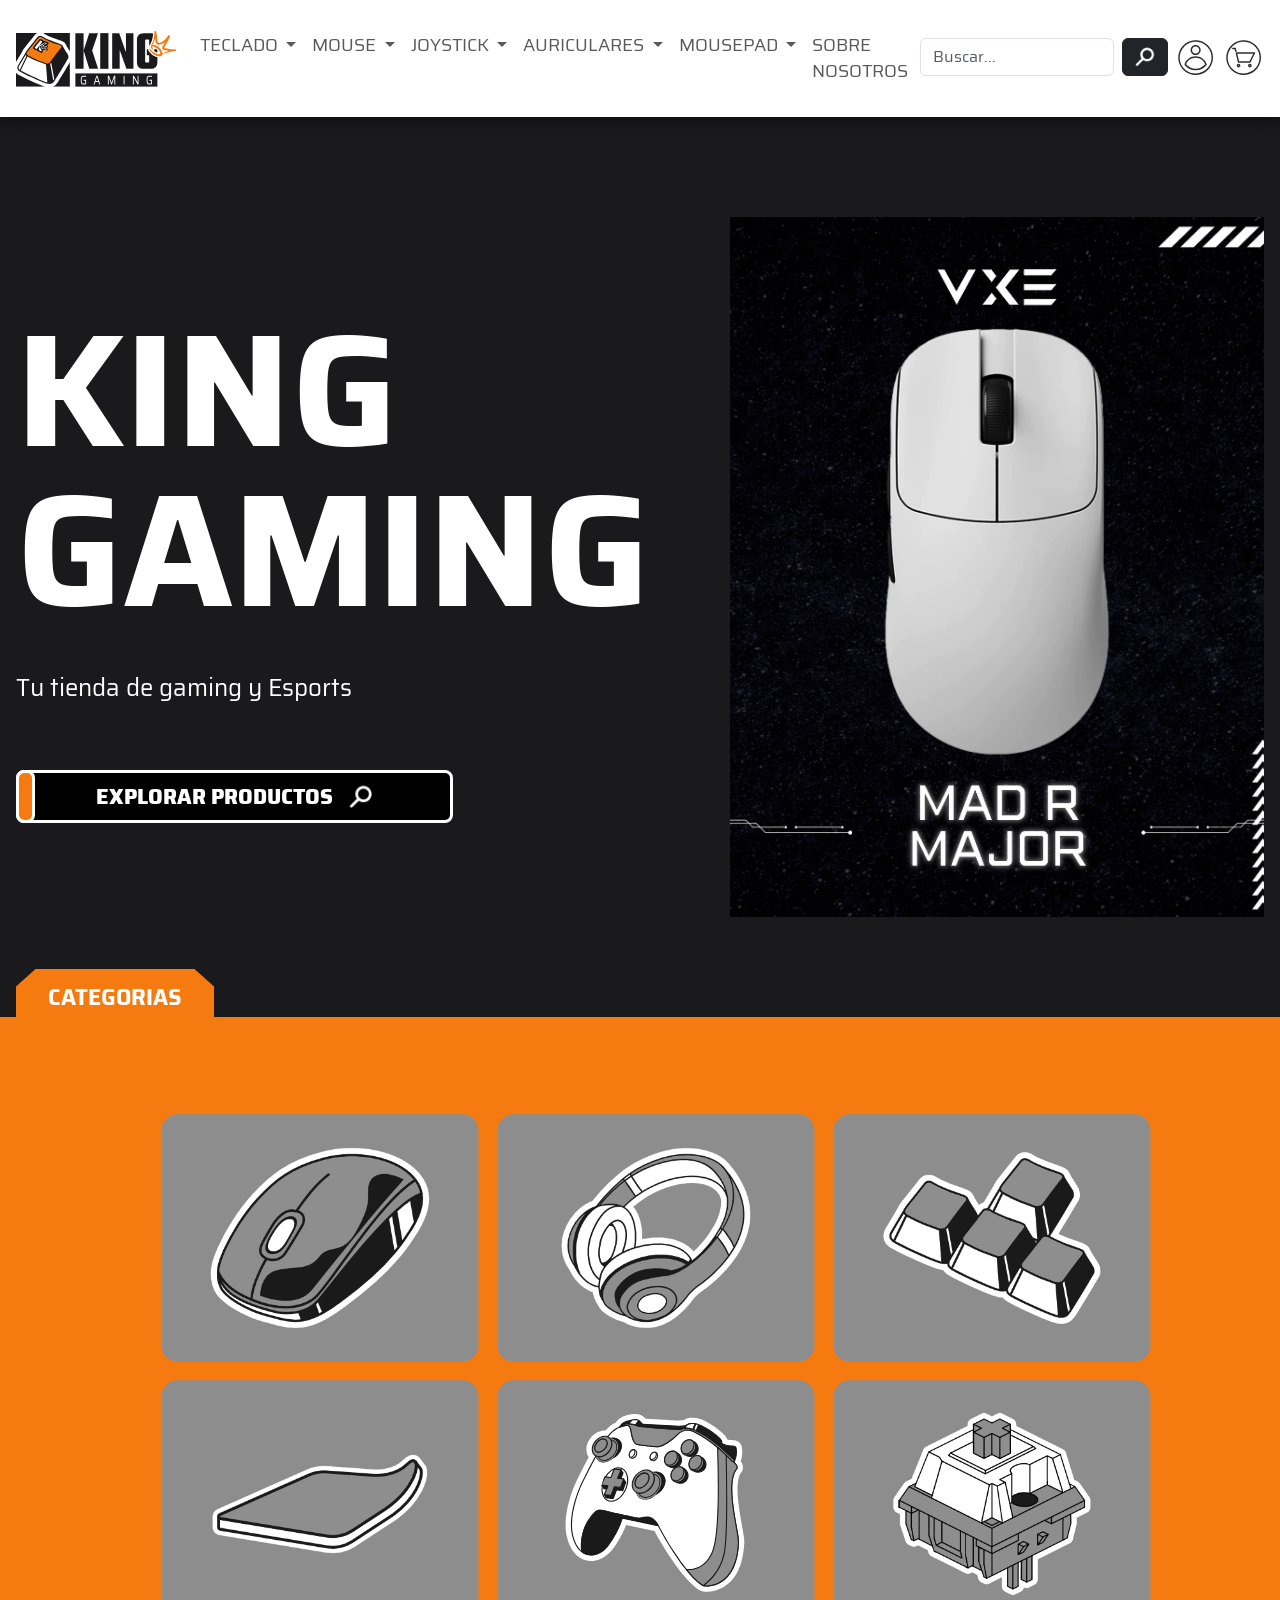
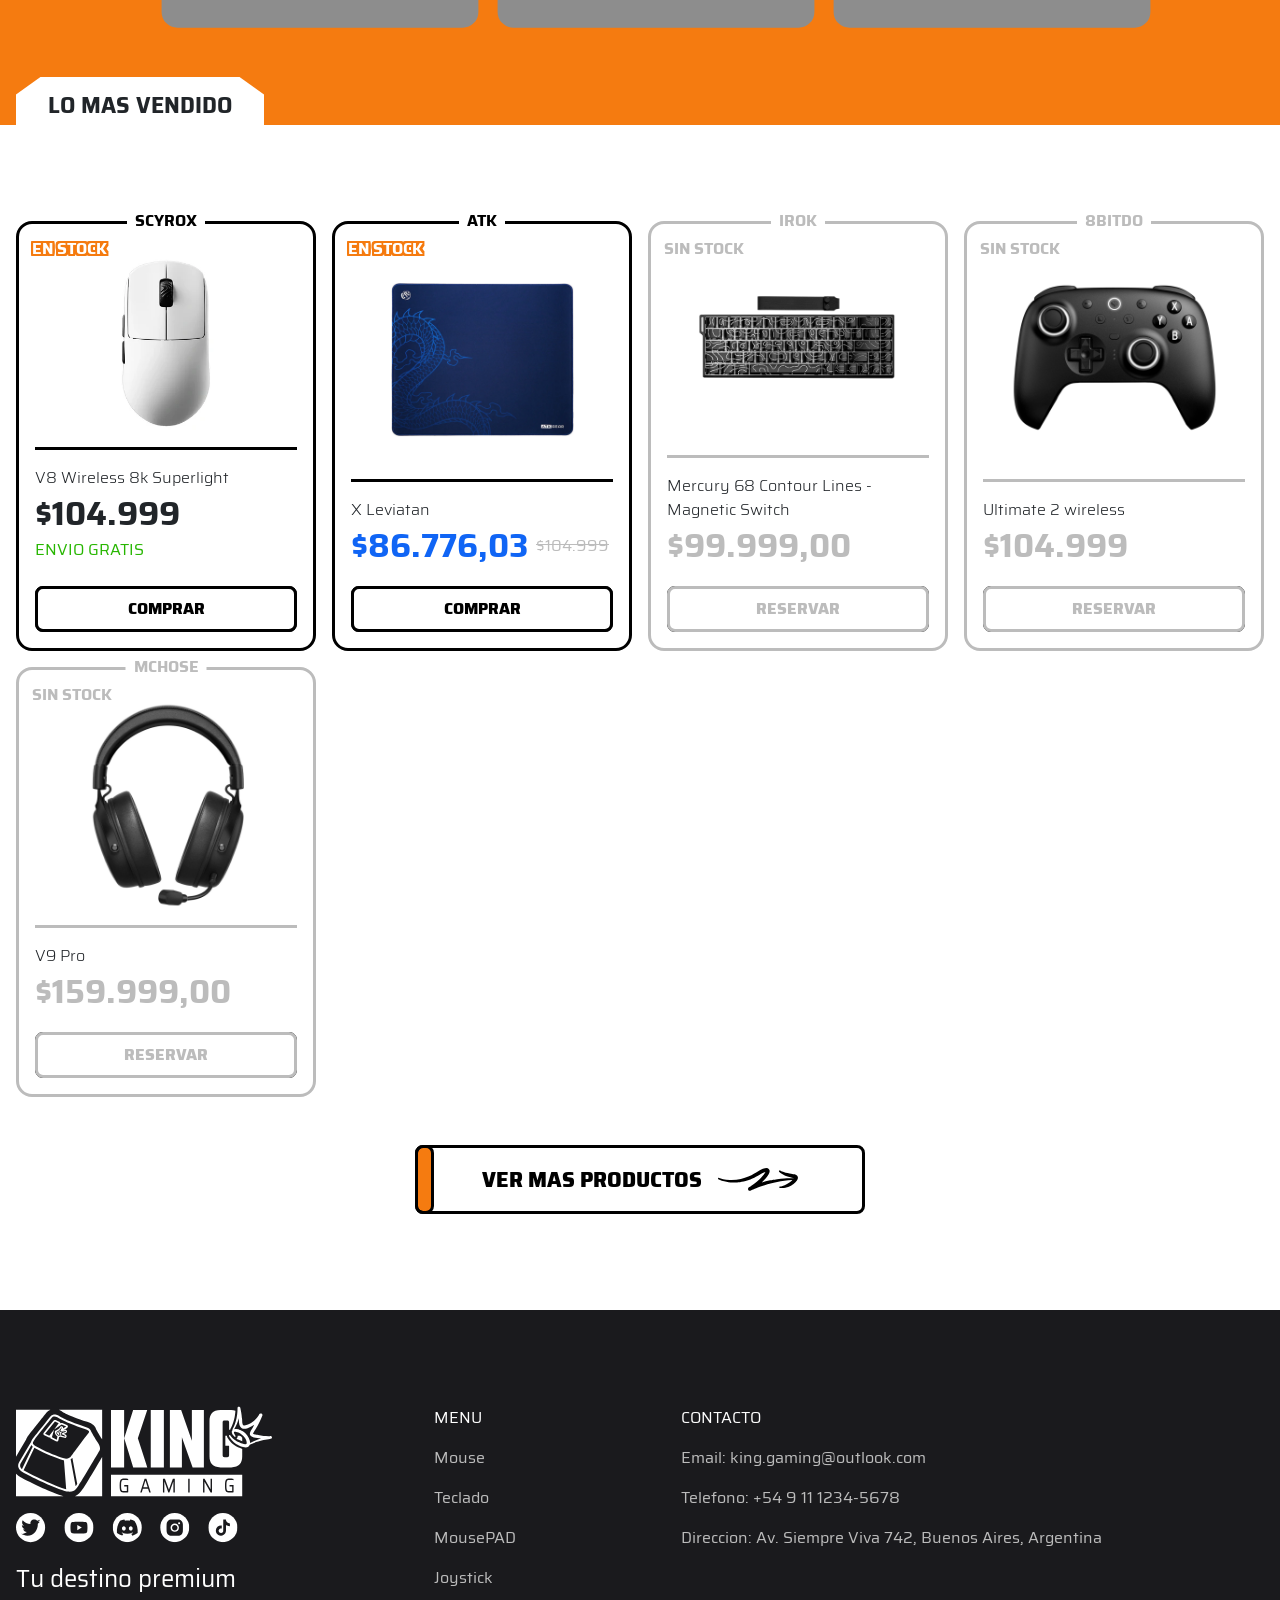
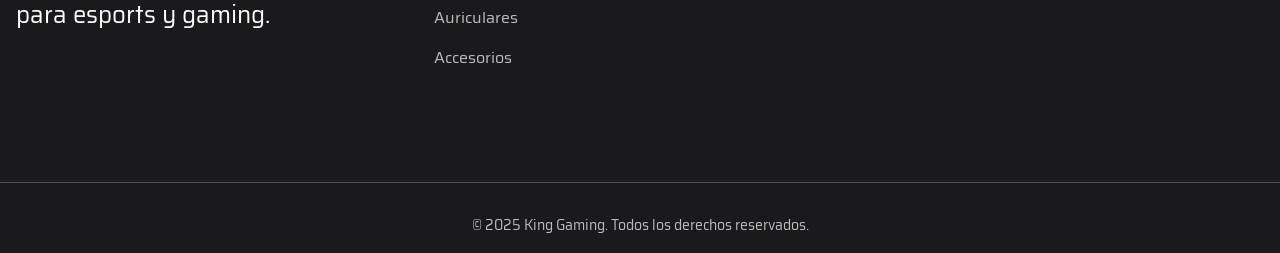
<file: index.html>
<!doctype html>
<html lang="es">
  <head>
    <meta charset="UTF-8" />
    <meta name="viewport" content="width=device-width, initial-scale=1.0" />
    <title>Inicio</title>

    <link
      href="node_modules/bootstrap/dist/css/bootstrap.min.css"
      rel="stylesheet"
    />
    <link rel="stylesheet" href="css/styles.css" />

    <!-- Favicon -->
    <link
      rel="apple-touch-icon"
      sizes="180x180"
      href="img/favicon/apple-touch-icon.png"
    />
    <link
      rel="icon"
      type="image/png"
      sizes="32x32"
      href="img/favicon/favicon-32x32.png"
    />
    <link
      rel="icon"
      type="image/png"
      sizes="16x16"
      href="img/favicon/favicon-16x16.png"
    />
    <link rel="manifest" href="img/favicon/site.webmanifest" />
  </head>
  <body>
    <header>
      <!-- Navbar bootstrap -->
      <nav class="navbar shadow navbar-expand-lg navbar-light">
        <div class="container">
          <a class="navbar-brand" href="#">
            <img src="img/logo-color.svg" width="160" height="57" alt="logo"
          /></a>
          <button
            class="navbar-toggler"
            type="button"
            data-bs-toggle="collapse"
            data-bs-target="#navbarSupportedContent"
            aria-controls="navbarSupportedContent"
            aria-expanded="false"
            aria-label="Toggle navigation"
          >
            <span class="navbar-toggler-icon"></span>
          </button>
          <div class="collapse navbar-collapse" id="navbarSupportedContent">
            <ul class="navbar-nav me-auto mb-2 mb-lg-0">
              <li class="nav-item dropdown">
                <a
                  class="nav-link dropdown-toggle"
                  href="#"
                  id="navbarDropdown"
                  role="button"
                  data-bs-toggle="dropdown"
                  aria-expanded="false"
                >
                  Teclado
                </a>
                <ul class="dropdown-menu" aria-labelledby="navbarDropdown">
                  <li><a class="dropdown-item" href="#">AJAZZ</a></li>
                  <li><a class="dropdown-item" href="#">ATACK SHARK</a></li>
                  <li><a class="dropdown-item" href="#">EPOMAKER</a></li>
                  <li><a class="dropdown-item" href="#">AULA</a></li>
                </ul>
              </li>

              <li class="nav-item dropdown">
                <a
                  class="nav-link dropdown-toggle"
                  href="#"
                  id="navbarDropdown"
                  role="button"
                  data-bs-toggle="dropdown"
                  aria-expanded="false"
                >
                  Mouse
                </a>
                <ul class="dropdown-menu" aria-labelledby="navbarDropdown">
                  <li><a class="dropdown-item" href="#">ATK</a></li>
                  <li><a class="dropdown-item" href="#">VXE</a></li>
                  <li><a class="dropdown-item" href="#">PULSAR</a></li>
                </ul>
              </li>
              <li class="nav-item dropdown">
                <a
                  class="nav-link dropdown-toggle"
                  href="#"
                  id="navbarDropdown"
                  role="button"
                  data-bs-toggle="dropdown"
                  aria-expanded="false"
                >
                  Joystick
                </a>
                <ul class="dropdown-menu" aria-labelledby="navbarDropdown">
                  <li><a class="dropdown-item" href="#">8BITDO</a></li>
                  <li><a class="dropdown-item" href="#">BROOK</a></li>
                  <li><a class="dropdown-item" href="#">EASYSMX</a></li>
                  <li><a class="dropdown-item" href="#">GA</a></li>
                </ul>
              </li>

              <li class="nav-item dropdown">
                <a
                  class="nav-link dropdown-toggle"
                  href="#"
                  id="navbarDropdown"
                  role="button"
                  data-bs-toggle="dropdown"
                  aria-expanded="false"
                >
                  Auriculares
                </a>
                <ul class="dropdown-menu" aria-labelledby="navbarDropdown">
                  <li><a class="dropdown-item" href="#">GRAVASTAR</a></li>
                  <li><a class="dropdown-item" href="#">MOONDROP</a></li>
                  <li><a class="dropdown-item" href="#">MCHOSE</a></li>
                </ul>
              </li>

              <li class="nav-item dropdown">
                <a
                  class="nav-link dropdown-toggle"
                  href="#"
                  id="navbarDropdown"
                  role="button"
                  data-bs-toggle="dropdown"
                  aria-expanded="false"
                >
                  MousePAD
                </a>
                <ul class="dropdown-menu" aria-labelledby="navbarDropdown">
                  <li><a class="dropdown-item" href="#">ATK</a></li>
                  <li><a class="dropdown-item" href="#">VXE</a></li>
                  <li><a class="dropdown-item" href="#">PULSAR</a></li>
                </ul>
              </li>

              <li class="nav-item">
                <a class="nav-link" href="pages/aboutUs.html">
                  sobre nosotros
                </a>
              </li>
            </ul>

            <div class="navbar-nav gap-2">
              <li class="nav-item">
                <form class="d-flex">
                  <input
                    class="form-control me-2"
                    type="search"
                    placeholder="Buscar..."
                    aria-label="Search"
                  />
                  <button
                    class="btn btn-dark d-flex align-items-center justify-content-center"
                    type="submit"
                  >
                    <img
                      class="icon"
                      src="img/searchIcon.svg"
                      alt="icon search"
                      width="20"
                      height="20"
                    />
                  </button>
                </form>
              </li>
              <li class="nav-item">
                <a class="link-icon" href="pages/login.html">
                  <img src="img/loginIcon.svg" alt="login icon" />
                </a>
              </li>
              <li class="nav-item">
                <a class="link-icon nav-item" href="#">
                  <img
                    src="img/shoppingCartIcon.svg"
                    alt="shopping cart icon"
                  />
                </a>
              </li>
            </div>
          </div>
        </div>
      </nav>
    </header>

    <main>
      <!-- Hero Section -->
      <section class="hero-section">
        <div class="container hero-container">
          <div class="content">
            <h1>King gaming</h1>
            <p>Tu tienda de gaming y Esports</p>
            <button>
              Explorar Productos
              <img class="icon" src="img/searchIcon.svg" alt="icon search" />
            </button>
          </div>

          <div class="hero-image">
            <img class="tablet-image" src="img/web05.webp" alt="tablet-image" />
            <img
              class="desktop-image"
              src="img/2-slide-1764474030790-8604649837-93d52600a1eb3782a68ad086d84209f31764474032-1400-1400.webp"
              alt="promo image"
            />
          </div>
        </div>
      </section>

      <section class="category-section">
        <div class="container">
          <h2>Categorias</h2>
          <ul class="category-links">
            <li>
              <a href="">
                <img src="img/category-mouse.webp" alt="mouse category icon" />
              </a>
            </li>
            <li>
              <a href="">
                <img
                  src="img/category-headphones.webp"
                  alt="headphones category icon"
                />
              </a>
            </li>
            <li>
              <a href="">
                <img
                  src="img/category-keyboard.webp"
                  alt="kebyboard category icon"
                />
              </a>
            </li>
            <li>
              <a href="">
                <img
                  src="img/category-mousePAD.webp"
                  alt="mouse PAD category icon"
                />
              </a>
            </li>
            <li>
              <a href="">
                <img
                  src="img/category-joystick.svg"
                  alt="joystick category icon"
                />
              </a>
            </li>
            <li>
              <a href="">
                <img
                  src="img/category-accesory.webp"
                  alt="accesory category icon"
                />
              </a>
            </li>
          </ul>
        </div>
      </section>

      <section class="products-section">
        <div class="container">
          <div>
            <h3>lo mas vendido</h3>
          </div>

          <ul class="product-list">
            <li>
              <!-- Card -->
              <div class="card-product">
                <span class="brand">Scyrox</span>
                <div class="image-container">
                  <!-- <span class="badge stock">EN STOCK</span> -->
                  <!-- <span class="badge shipping">ENVIO GRATIS</span> -->
                  <img
                    class="hover-img"
                    src="img/mouse2.webp"
                    alt="mouse image 2"
                  />
                  <img src="img/mouse.webp" alt="mouse image 1" />
                </div>

                <div class="details">
                  <p class="name">V8 Wireless 8k Superlight</p>
                  <p class="price">$104.999</p>
                  <p class="shipping">ENVIO GRATIS</p>

                  <a href="pages/product.html">COMPRAR</a>
                </div>
              </div>
            </li>

            <li>
              <!-- Card -->
              <div class="card-product">
                <span class="brand">ATK</span>
                <div class="image-container">
                  <img
                    class="hover-img"
                    src="img/mousePAD2.webp"
                    alt="mouse PAD image 2"
                  />
                  <img src="img/mousePAD.webp" alt="mouse PAD image 1" />
                </div>

                <div class="details">
                  <p class="name">X Leviatan</p>
                  <p class="sale-price">
                    $86.776,03<span class="regular-price">$104.999</span>
                  </p>

                  <a href="#">COMPRAR</a>
                </div>
              </div>
            </li>

            <li aria-disabled="true">
              <!-- Card -->
              <div class="card-product disabled">
                <span class="brand">Irok</span>
                <div class="image-container">
                  <img
                    class="hover-img"
                    src="img/teclado2.webp"
                    alt="teclado image 2"
                  />
                  <img src="img/teclado.webp" alt="teclado image 1" />
                </div>

                <div class="details">
                  <p class="name">Mercury 68 Contour Lines - Magnetic Switch</p>
                  <p class="price">$99.999,00</p>
                  <a href="#">COMPRAR</a>
                </div>
              </div>
            </li>

            <li aria-disabled="true">
              <!-- Card -->
              <div class="card-product disabled">
                <span class="brand">8BitDo</span>
                <div class="image-container">
                  <img
                    class="hover-img"
                    src="img/joystick2.webp"
                    alt="joystick image 2"
                  />
                  <img src="img/joystick.webp" alt="joystick image 1" />
                </div>

                <div class="details">
                  <p class="name">Ultimate 2 wireless</p>
                  <p class="price">$104.999</p>
                  <a href="#">COMPRAR</a>
                </div>
              </div>
            </li>

            <li aria-disabled="true">
              <!-- Card -->
              <div class="card-product disabled">
                <span class="brand">Mchose</span>
                <div class="image-container">
                  <img
                    class="hover-img"
                    src="img/headphones2.webp"
                    alt="headphones image 2"
                  />
                  <img src="img/headphones.webp" alt="headphones image 1" />
                </div>

                <div class="details">
                  <p class="name">V9 Pro</p>
                  <p class="price">$159.999,00</p>
                  <a href="#">COMPRAR</a>
                </div>
              </div>
            </li>
          </ul>

          <div class="see-more-container">
            <button class="see-more">
              ver mas productos

              <img src="img/arrow-see-more.svg" alt="" />
            </button>
          </div>
        </div>
      </section>
    </main>

    <!-- Footer -->
    <footer>
      <ul class="container footer-links">
        <li class="logo-container">
          <div>
            <img src="img/logo-white.svg" alt="logo white" />
          </div>
          <div class="social-media">
            <a href="#">
              <img src="img/twitter.svg" alt="twitter icon" />
            </a>

            <a href="#">
              <img src="img/youtube.svg" alt="twitter icon" />
            </a>

            <a href="#">
              <img src="img/discord.svg" alt="twitter icon" />
            </a>

            <a href="#">
              <img src="img/instagram.svg" alt="twitter icon" />
            </a>

            <a href="#">
              <img src="img/tiktok.svg" alt="twitter icon" />
            </a>
          </div>
          <p>Tu destino premium para esports y gaming.</p>
        </li>

        <li>
          <p>MENU</p>
          <ul class="links">
            <li><a href="">Mouse</a></li>
            <li><a href="">Teclado</a></li>
            <li><a href="">MousePAD</a></li>
            <li><a href="">Joystick</a></li>
            <li><a href="">Auriculares</a></li>
            <li><a href="">Accesorios</a></li>
          </ul>
        </li>

        <li>
          <p>CONTACTO</p>
          <ul class="links">
            <p>Email: king.gaming@outlook.com</p>
            <p>Telefono: +54 9 11 1234-5678</p>
            <p>Direccion: Av. Siempre Viva 742, Buenos Aires, Argentina</p>
          </ul>
        </li>

        <li></li>
      </ul>
      <hr />
      <p class="copyright">
        © 2025 King Gaming. Todos los derechos reservados.
      </p>
    </footer>

    <!-- Bootstrap JS -->
    <script
      src="https://cdn.jsdelivr.net/npm/bootstrap@5.0.2/dist/js/bootstrap.bundle.min.js"
      integrity="sha384-MrcW6ZMFYlzcLA8Nl+NtUVF0sA7MsXsP1UyJoMp4YLEuNSfAP+JcXn/tWtIaxVXM"
      crossorigin="anonymous"
    ></script>
  </body>
</html>
</file>
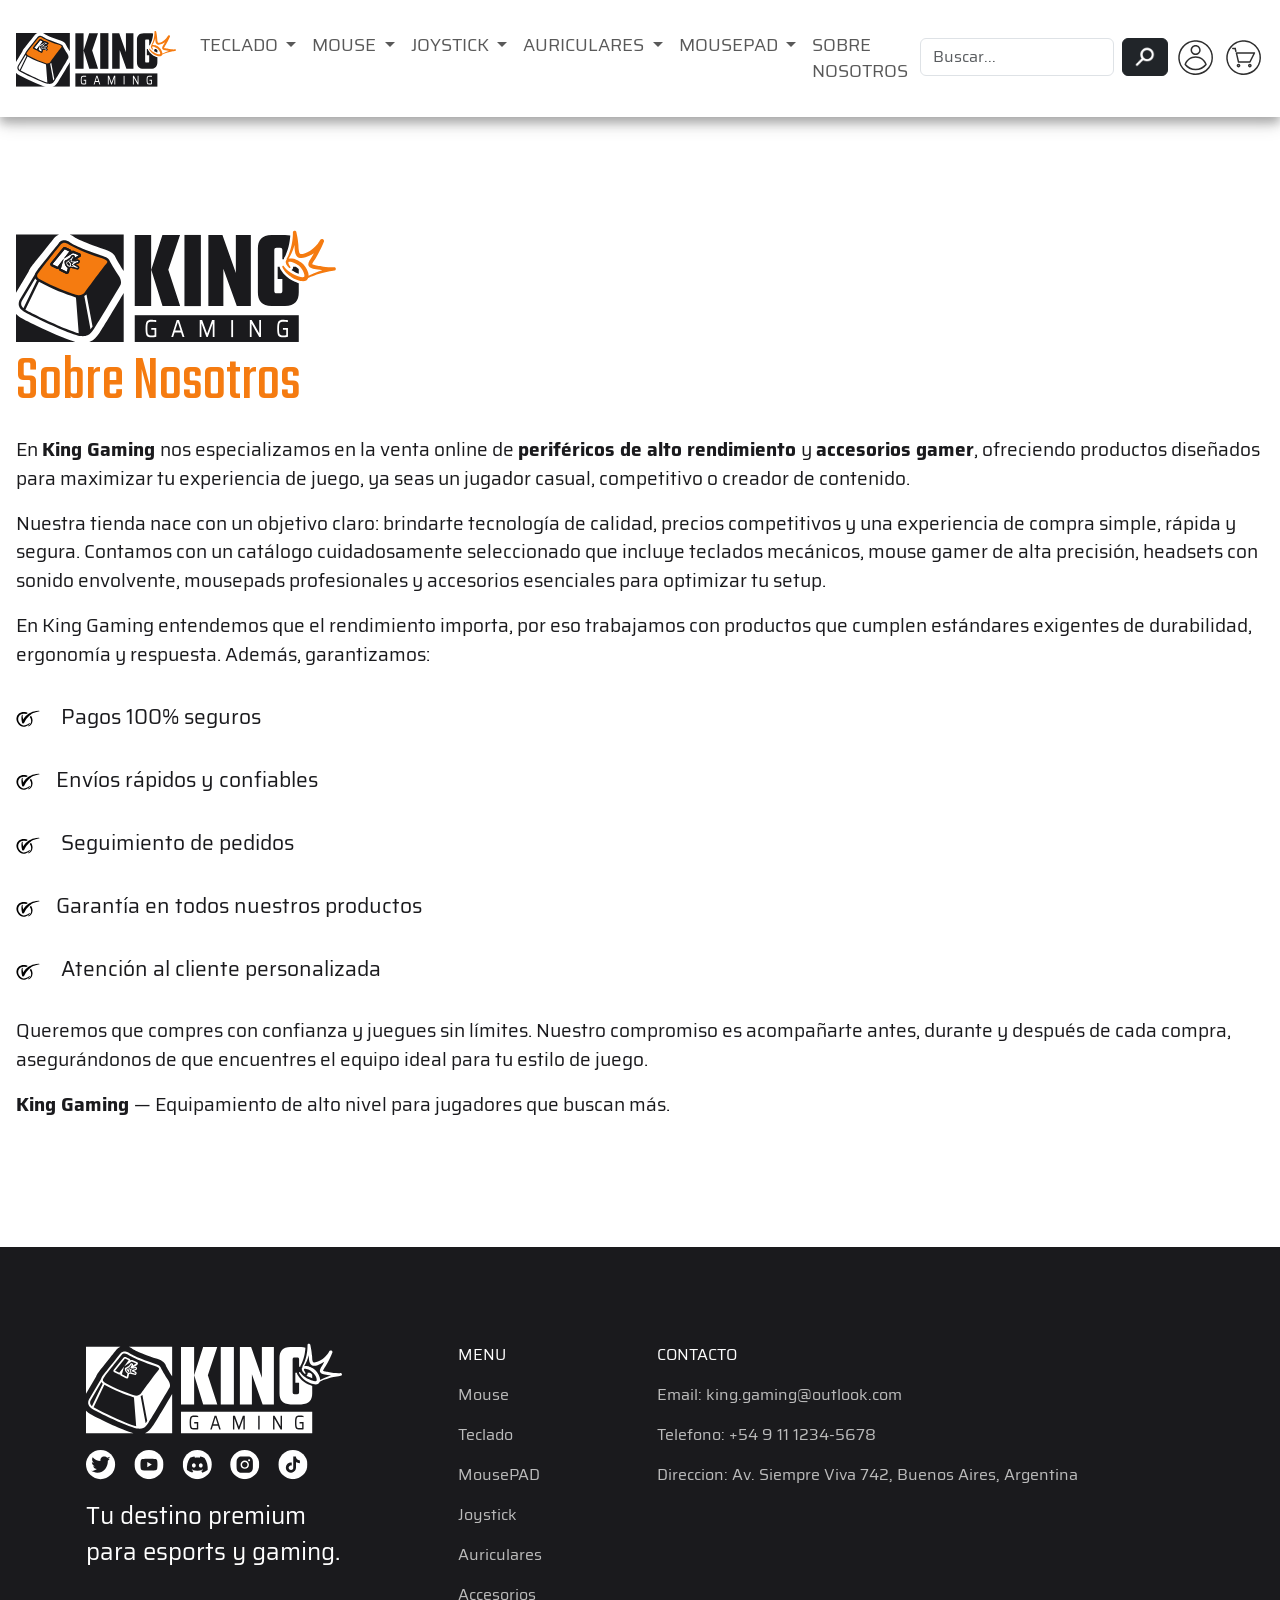
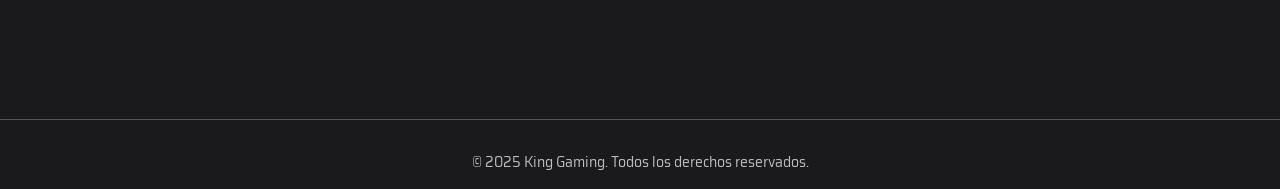
<file: pages/aboutUs.html>
<!doctype html>
<html lang="en">
  <head>
    <meta charset="UTF-8" />
    <meta name="viewport" content="width=device-width, initial-scale=1.0" />
    <title>Login</title>
    <link rel="stylesheet" href="../css/styles.css" />
    <link
      href="../node_modules/bootstrap/dist/css/bootstrap.min.css"
      rel="stylesheet"
    />

    <!-- Favicon -->
    <link
      rel="apple-touch-icon"
      sizes="180x180"
      href="../img/favicon/apple-touch-icon.png"
    />
    <link
      rel="icon"
      type="image/png"
      sizes="32x32"
      href="../img/favicon/favicon-32x32.png"
    />
    <link
      rel="icon"
      type="image/png"
      sizes="16x16"
      href="../img/favicon/favicon-16x16.png"
    />
    <link rel="manifest" href="../img/favicon/site.webmanifest" />
  </head>
  <body>
    <header>
      <!-- Navbar bootstrap -->
      <nav class="navbar shadow navbar-expand-lg navbar-light">
        <div class="container">
          <a class="navbar-brand" href="../index.html">
            <img src="../img/logo-color.svg" width="160" height="57" alt="logo"
          /></a>
          <button
            class="navbar-toggler"
            type="button"
            data-bs-toggle="collapse"
            data-bs-target="#navbarSupportedContent"
            aria-controls="navbarSupportedContent"
            aria-expanded="false"
            aria-label="Toggle navigation"
          >
            <span class="navbar-toggler-icon"></span>
          </button>
          <div class="collapse navbar-collapse" id="navbarSupportedContent">
            <ul class="navbar-nav me-auto mb-2 mb-lg-0">
              <li class="nav-item dropdown">
                <a
                  class="nav-link dropdown-toggle"
                  href="#"
                  id="navbarDropdown"
                  role="button"
                  data-bs-toggle="dropdown"
                  aria-expanded="false"
                >
                  Teclado
                </a>
                <ul class="dropdown-menu" aria-labelledby="navbarDropdown">
                  <li><a class="dropdown-item" href="#">AJAZZ</a></li>
                  <li><a class="dropdown-item" href="#">ATACK SHARK</a></li>
                  <li><a class="dropdown-item" href="#">EPOMAKER</a></li>
                  <li><a class="dropdown-item" href="#">AULA</a></li>
                </ul>
              </li>

              <li class="nav-item dropdown">
                <a
                  class="nav-link dropdown-toggle"
                  href="#"
                  id="navbarDropdown"
                  role="button"
                  data-bs-toggle="dropdown"
                  aria-expanded="false"
                >
                  Mouse
                </a>
                <ul class="dropdown-menu" aria-labelledby="navbarDropdown">
                  <li><a class="dropdown-item" href="#">ATK</a></li>
                  <li><a class="dropdown-item" href="#">VXE</a></li>
                  <li><a class="dropdown-item" href="#">PULSAR</a></li>
                </ul>
              </li>
              <li class="nav-item dropdown">
                <a
                  class="nav-link dropdown-toggle"
                  href="#"
                  id="navbarDropdown"
                  role="button"
                  data-bs-toggle="dropdown"
                  aria-expanded="false"
                >
                  Joystick
                </a>
                <ul class="dropdown-menu" aria-labelledby="navbarDropdown">
                  <li><a class="dropdown-item" href="#">8BITDO</a></li>
                  <li><a class="dropdown-item" href="#">BROOK</a></li>
                  <li><a class="dropdown-item" href="#">EASYSMX</a></li>
                  <li><a class="dropdown-item" href="#">GA</a></li>
                </ul>
              </li>

              <li class="nav-item dropdown">
                <a
                  class="nav-link dropdown-toggle"
                  href="#"
                  id="navbarDropdown"
                  role="button"
                  data-bs-toggle="dropdown"
                  aria-expanded="false"
                >
                  Auriculares
                </a>
                <ul class="dropdown-menu" aria-labelledby="navbarDropdown">
                  <li><a class="dropdown-item" href="#">GRAVASTAR</a></li>
                  <li><a class="dropdown-item" href="#">MOONDROP</a></li>
                  <li><a class="dropdown-item" href="#">MCHOSE</a></li>
                </ul>
              </li>

              <li class="nav-item dropdown">
                <a
                  class="nav-link dropdown-toggle"
                  href="#"
                  id="navbarDropdown"
                  role="button"
                  data-bs-toggle="dropdown"
                  aria-expanded="false"
                >
                  MousePAD
                </a>
                <ul class="dropdown-menu" aria-labelledby="navbarDropdown">
                  <li><a class="dropdown-item" href="#">ATK</a></li>
                  <li><a class="dropdown-item" href="#">VXE</a></li>
                  <li><a class="dropdown-item" href="#">PULSAR</a></li>
                </ul>
              </li>

              <li class="nav-item">
                <a class="nav-link" href="../pages/aboutUs.html">
                  sobre nosotros
                </a>
              </li>
            </ul>

            <div class="navbar-nav gap-2">
              <li class="nav-item">
                <form class="d-flex">
                  <input
                    class="form-control me-2"
                    type="search"
                    placeholder="Buscar..."
                    aria-label="Search"
                  />
                  <button
                    class="btn btn-dark d-flex align-items-center justify-content-center"
                    type="submit"
                  >
                    <img
                      class="icon"
                      src="../img/searchIcon.svg"
                      alt="icon search"
                      width="20"
                      height="20"
                    />
                  </button>
                </form>
              </li>
              <li class="nav-item">
                <a class="link-icon" href="../pages/login.html">
                  <img src="../img/loginIcon.svg" alt="login icon" />
                </a>
              </li>
              <li class="nav-item">
                <a class="link-icon nav-item" href="#">
                  <img
                    src="../img/shoppingCartIcon.svg"
                    alt="shopping cart icon"
                  />
                </a>
              </li>
            </div>
          </div>
        </div>
      </nav>
    </header>
    <main>
      <section class="container">
        <div class="about-us">
          <img src="../img/logo-color.svg" alt="" />
          <h1>Sobre Nosotros</h1>
          <p>
            En <span> King Gaming </span> nos especializamos en la venta online
            de <span> periféricos de alto rendimiento </span> y
            <span> accesorios gamer</span>, ofreciendo productos diseñados para
            maximizar tu experiencia de juego, ya seas un jugador casual,
            competitivo o creador de contenido.
          </p>

          <p>
            Nuestra tienda nace con un objetivo claro: brindarte tecnología de
            calidad, precios competitivos y una experiencia de compra simple,
            rápida y segura. Contamos con un catálogo cuidadosamente
            seleccionado que incluye teclados mecánicos, mouse gamer de alta
            precisión, headsets con sonido envolvente, mousepads profesionales y
            accesorios esenciales para optimizar tu setup.
          </p>

          <p>
            En King Gaming entendemos que el rendimiento importa, por eso
            trabajamos con productos que cumplen estándares exigentes de
            durabilidad, ergonomía y respuesta. Además, garantizamos:
          </p>

          <ul>
            <li><img src="../img/check.svg" alt="" /> Pagos 100% seguros</li>
            <li>
              <img src="../img/check.svg" alt="" />Envíos rápidos y confiables
            </li>
            <li>
              <img src="../img/check.svg " alt="" /> Seguimiento de pedidos
            </li>
            <li>
              <img src="../img/check.svg " alt="" />Garantía en todos nuestros
              productos
            </li>
            <li>
              <img src="../img/check.svg " alt="" /> Atención al cliente
              personalizada
            </li>
          </ul>

          <p>
            Queremos que compres con confianza y juegues sin límites. Nuestro
            compromiso es acompañarte antes, durante y después de cada compra,
            asegurándonos de que encuentres el equipo ideal para tu estilo de
            juego.
          </p>

          <p>
            <span> King Gaming </span>
            — Equipamiento de alto nivel para jugadores que buscan más.
          </p>
        </div>
      </section>
    </main>
    <footer>
      <ul class="container footer-links">
        <li class="logo-container">
          <div>
            <img src="../img/logo-white.svg" alt="logo white" />
          </div>
          <div class="social-media">
            <a href="#">
              <img src="../img/twitter.svg" alt="twitter icon" />
            </a>

            <a href="#">
              <img src="../img/youtube.svg" alt="twitter icon" />
            </a>

            <a href="#">
              <img src="../img/discord.svg" alt="twitter icon" />
            </a>

            <a href="#">
              <img src="../img/instagram.svg" alt="twitter icon" />
            </a>

            <a href="#">
              <img src="../img/tiktok.svg" alt="twitter icon" />
            </a>
          </div>
          <p>Tu destino premium para esports y gaming.</p>
        </li>

        <li>
          <p>MENU</p>
          <ul class="links">
            <li><a href="">Mouse</a></li>
            <li><a href="">Teclado</a></li>
            <li><a href="">MousePAD</a></li>
            <li><a href="">Joystick</a></li>
            <li><a href="">Auriculares</a></li>
            <li><a href="">Accesorios</a></li>
          </ul>
        </li>

        <li>
          <p>CONTACTO</p>
          <ul class="links">
            <p>Email: king.gaming@outlook.com</p>
            <p>Telefono: +54 9 11 1234-5678</p>
            <p>Direccion: Av. Siempre Viva 742, Buenos Aires, Argentina</p>
          </ul>
        </li>

        <li></li>
      </ul>
      <hr />
      <p class="copyright">
        © 2025 King Gaming. Todos los derechos reservados.
      </p>
    </footer>

    <!-- Bootstrap JS -->
    <script
      src="https://cdn.jsdelivr.net/npm/bootstrap@5.0.2/dist/js/bootstrap.bundle.min.js"
      integrity="sha384-MrcW6ZMFYlzcLA8Nl+NtUVF0sA7MsXsP1UyJoMp4YLEuNSfAP+JcXn/tWtIaxVXM"
      crossorigin="anonymous"
    ></script>
  </body>
</html>
</file>
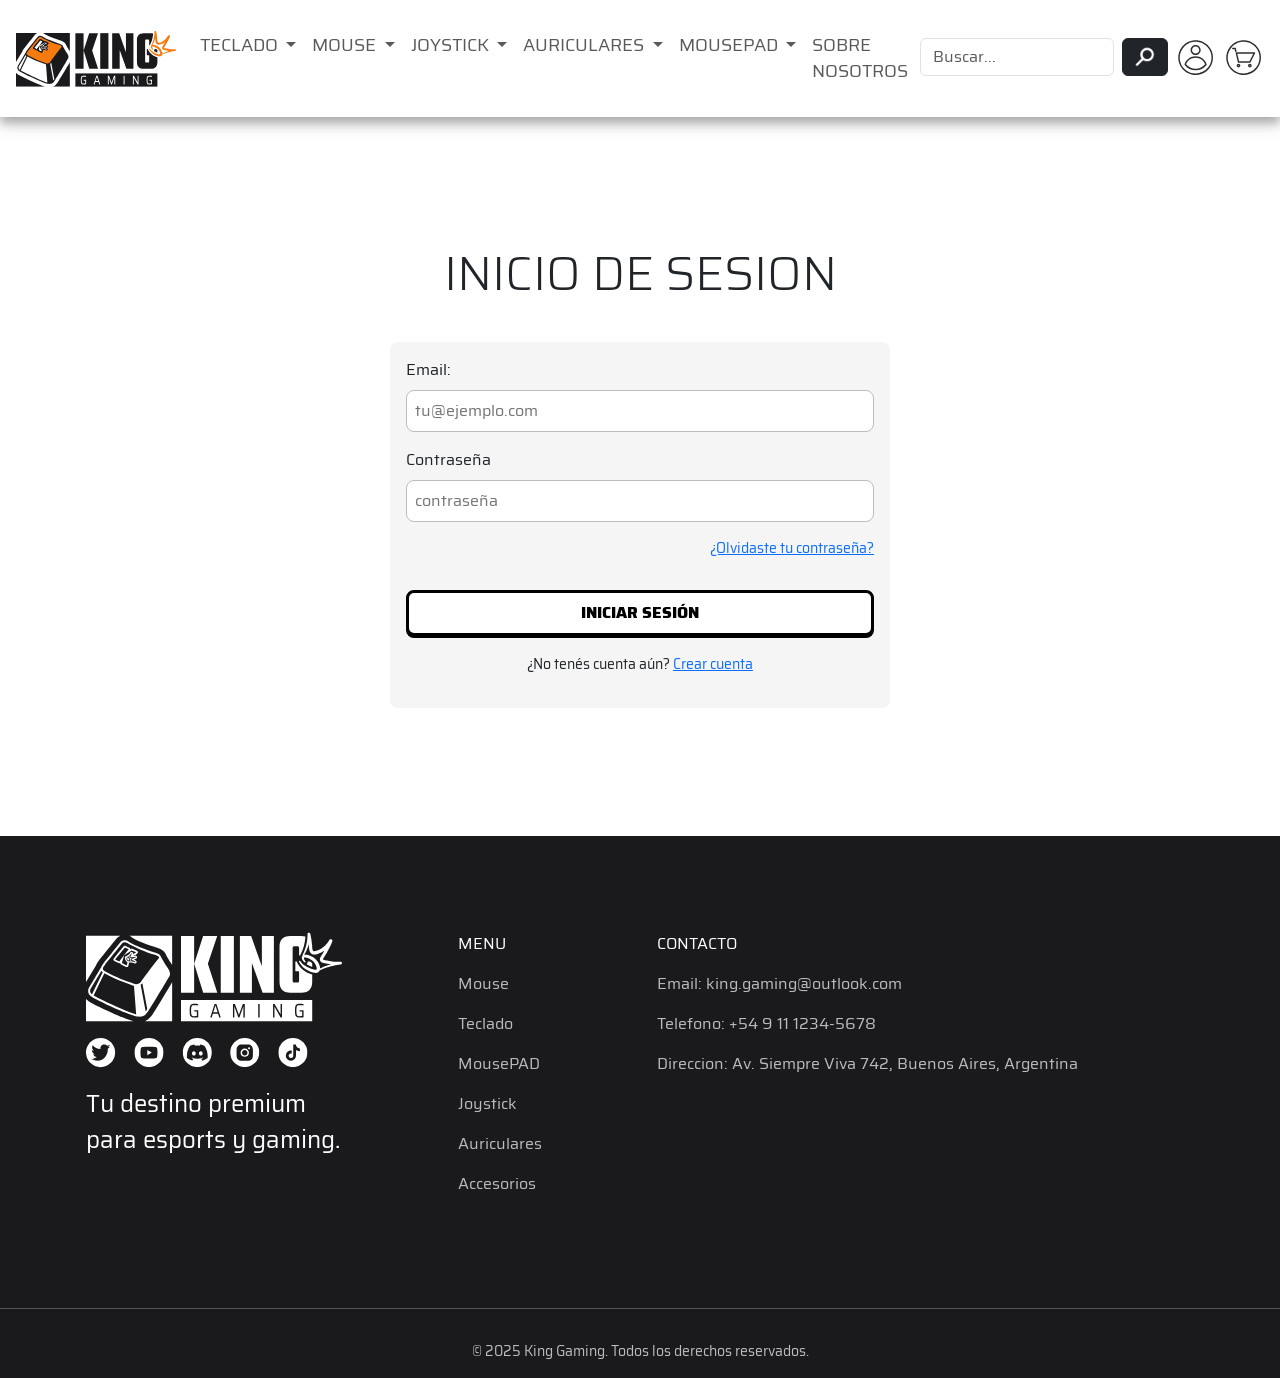
<file: pages/login.html>
<!doctype html>
<html lang="es">
  <head>
    <meta charset="UTF-8" />
    <meta name="viewport" content="width=device-width, initial-scale=1.0" />
    <title>Login</title>
    <link rel="stylesheet" href="../css/styles.css" />
    <link
      href="../node_modules/bootstrap/dist/css/bootstrap.min.css"
      rel="stylesheet"
    />

    <!-- Favicon -->
    <link
      rel="apple-touch-icon"
      sizes="180x180"
      href="../img/favicon/apple-touch-icon.png"
    />
    <link
      rel="icon"
      type="image/png"
      sizes="32x32"
      href="../img/favicon/favicon-32x32.png"
    />
    <link
      rel="icon"
      type="image/png"
      sizes="16x16"
      href="../img/favicon/favicon-16x16.png"
    />
    <link rel="manifest" href="../img/favicon/site.webmanifest" />
  </head>
  <body>
    <header>
      <!-- Navbar bootstrap -->
      <nav class="navbar shadow navbar-expand-lg navbar-light">
        <div class="container">
          <a class="navbar-brand" href="../index.html">
            <img src="../img/logo-color.svg" width="160" height="57" alt="logo"
          /></a>
          <button
            class="navbar-toggler"
            type="button"
            data-bs-toggle="collapse"
            data-bs-target="#navbarSupportedContent"
            aria-controls="navbarSupportedContent"
            aria-expanded="false"
            aria-label="Toggle navigation"
          >
            <span class="navbar-toggler-icon"></span>
          </button>
          <div class="collapse navbar-collapse" id="navbarSupportedContent">
            <ul class="navbar-nav me-auto mb-2 mb-lg-0">
              <li class="nav-item dropdown">
                <a
                  class="nav-link dropdown-toggle"
                  href="#"
                  id="navbarDropdown"
                  role="button"
                  data-bs-toggle="dropdown"
                  aria-expanded="false"
                >
                  Teclado
                </a>
                <ul class="dropdown-menu" aria-labelledby="navbarDropdown">
                  <li><a class="dropdown-item" href="#">AJAZZ</a></li>
                  <li><a class="dropdown-item" href="#">ATACK SHARK</a></li>
                  <li><a class="dropdown-item" href="#">EPOMAKER</a></li>
                  <li><a class="dropdown-item" href="#">AULA</a></li>
                </ul>
              </li>

              <li class="nav-item dropdown">
                <a
                  class="nav-link dropdown-toggle"
                  href="#"
                  id="navbarDropdown"
                  role="button"
                  data-bs-toggle="dropdown"
                  aria-expanded="false"
                >
                  Mouse
                </a>
                <ul class="dropdown-menu" aria-labelledby="navbarDropdown">
                  <li><a class="dropdown-item" href="#">ATK</a></li>
                  <li><a class="dropdown-item" href="#">VXE</a></li>
                  <li><a class="dropdown-item" href="#">PULSAR</a></li>
                </ul>
              </li>
              <li class="nav-item dropdown">
                <a
                  class="nav-link dropdown-toggle"
                  href="#"
                  id="navbarDropdown"
                  role="button"
                  data-bs-toggle="dropdown"
                  aria-expanded="false"
                >
                  Joystick
                </a>
                <ul class="dropdown-menu" aria-labelledby="navbarDropdown">
                  <li><a class="dropdown-item" href="#">8BITDO</a></li>
                  <li><a class="dropdown-item" href="#">BROOK</a></li>
                  <li><a class="dropdown-item" href="#">EASYSMX</a></li>
                  <li><a class="dropdown-item" href="#">GA</a></li>
                </ul>
              </li>

              <li class="nav-item dropdown">
                <a
                  class="nav-link dropdown-toggle"
                  href="#"
                  id="navbarDropdown"
                  role="button"
                  data-bs-toggle="dropdown"
                  aria-expanded="false"
                >
                  Auriculares
                </a>
                <ul class="dropdown-menu" aria-labelledby="navbarDropdown">
                  <li><a class="dropdown-item" href="#">GRAVASTAR</a></li>
                  <li><a class="dropdown-item" href="#">MOONDROP</a></li>
                  <li><a class="dropdown-item" href="#">MCHOSE</a></li>
                </ul>
              </li>

              <li class="nav-item dropdown">
                <a
                  class="nav-link dropdown-toggle"
                  href="#"
                  id="navbarDropdown"
                  role="button"
                  data-bs-toggle="dropdown"
                  aria-expanded="false"
                >
                  MousePAD
                </a>
                <ul class="dropdown-menu" aria-labelledby="navbarDropdown">
                  <li><a class="dropdown-item" href="#">ATK</a></li>
                  <li><a class="dropdown-item" href="#">VXE</a></li>
                  <li><a class="dropdown-item" href="#">PULSAR</a></li>
                </ul>
              </li>

              <li class="nav-item">
                <a class="nav-link" href="../pages/aboutUs.html">
                  sobre nosotros
                </a>
              </li>
            </ul>

            <div class="navbar-nav gap-2">
              <li class="nav-item">
                <form class="d-flex">
                  <input
                    class="form-control me-2"
                    type="search"
                    placeholder="Buscar..."
                    aria-label="Search"
                  />
                  <button
                    class="btn btn-dark d-flex align-items-center justify-content-center"
                    type="submit"
                  >
                    <img
                      class="icon"
                      src="../img/searchIcon.svg"
                      alt="icon search"
                      width="20"
                      height="20"
                    />
                  </button>
                </form>
              </li>
              <li class="nav-item">
                <a class="link-icon" href="../pages/login.html">
                  <img src="../img/loginIcon.svg" alt="login icon" />
                </a>
              </li>
              <li class="nav-item">
                <a class="link-icon nav-item" href="#">
                  <img
                    src="../img/shoppingCartIcon.svg"
                    alt="shopping cart icon"
                  />
                </a>
              </li>
            </div>
          </div>
        </div>
      </nav>
    </header>

    <main>
      <section class="container login-container">
        <h1>Inicio de sesion</h1>
        <div class="form-login-wrapper">
          <!-- Formulario agregado -->
          <form
            id="contacto"
            method="post"
            action="#"
            aria-label="Formulario de contacto"
          >
            <div>
              <label for="email">Email:</label>
              <input
                type="email"
                id="email"
                name="email"
                placeholder="tu@ejemplo.com"
                required
              />
            </div>
            <div>
              <label for="nombre">Contraseña</label>
              <input
                type="password"
                id="password"
                name="password"
                placeholder="contraseña"
                required
              />
            </div>

            <div class="missing-password">
              <a href="">¿Olvidaste tu contraseña?</a>
            </div>
            <button type="submit">Iniciar sesion</button>
            <div class="create-account">
              <p>¿No tenés cuenta aún? <a href="">Crear cuenta</a></p>
            </div>
          </form>
        </div>
      </section>
      <!-- Fin formulario -->
    </main>

    <!-- Footer -->
    <footer>
      <ul class="container footer-links">
        <li class="logo-container">
          <div>
            <img src="../img/logo-white.svg" alt="logo white" />
          </div>
          <div class="social-media">
            <a href="#">
              <img src="../img/twitter.svg" alt="twitter icon" />
            </a>

            <a href="#">
              <img src="../img/youtube.svg" alt="twitter icon" />
            </a>

            <a href="#">
              <img src="../img/discord.svg" alt="twitter icon" />
            </a>

            <a href="#">
              <img src="../img/instagram.svg" alt="twitter icon" />
            </a>

            <a href="#">
              <img src="../img/tiktok.svg" alt="twitter icon" />
            </a>
          </div>
          <p>Tu destino premium para esports y gaming.</p>
        </li>

        <li>
          <p>MENU</p>
          <ul class="links">
            <li><a href="">Mouse</a></li>
            <li><a href="">Teclado</a></li>
            <li><a href="">MousePAD</a></li>
            <li><a href="">Joystick</a></li>
            <li><a href="">Auriculares</a></li>
            <li><a href="">Accesorios</a></li>
          </ul>
        </li>

        <li>
          <p>CONTACTO</p>
          <ul class="links">
            <p>Email: king.gaming@outlook.com</p>
            <p>Telefono: +54 9 11 1234-5678</p>
            <p>Direccion: Av. Siempre Viva 742, Buenos Aires, Argentina</p>
          </ul>
        </li>

        <li></li>
      </ul>
      <hr />
      <p class="copyright">
        © 2025 King Gaming. Todos los derechos reservados.
      </p>
    </footer>

    <!-- Bootstrap JS -->
    <script
      src="https://cdn.jsdelivr.net/npm/bootstrap@5.0.2/dist/js/bootstrap.bundle.min.js"
      integrity="sha384-MrcW6ZMFYlzcLA8Nl+NtUVF0sA7MsXsP1UyJoMp4YLEuNSfAP+JcXn/tWtIaxVXM"
      crossorigin="anonymous"
    ></script>
  </body>
</html>
</file>
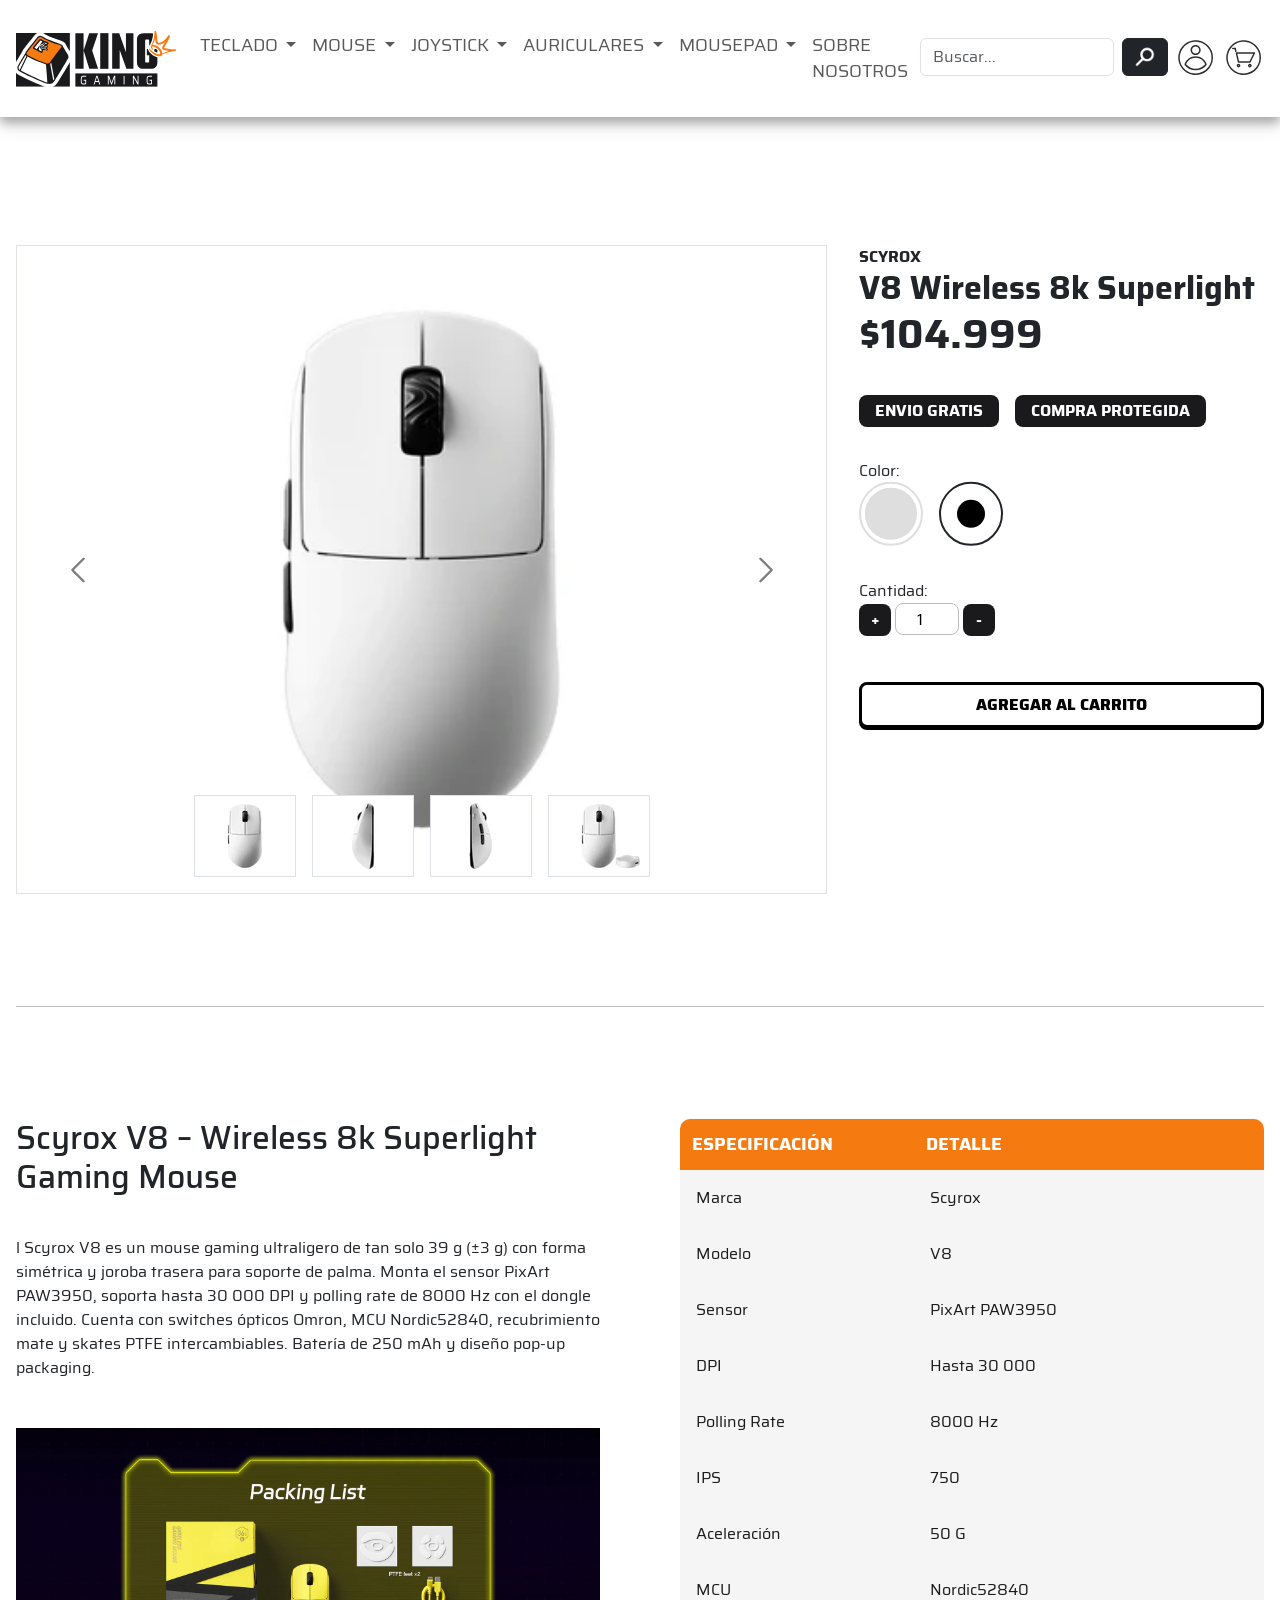
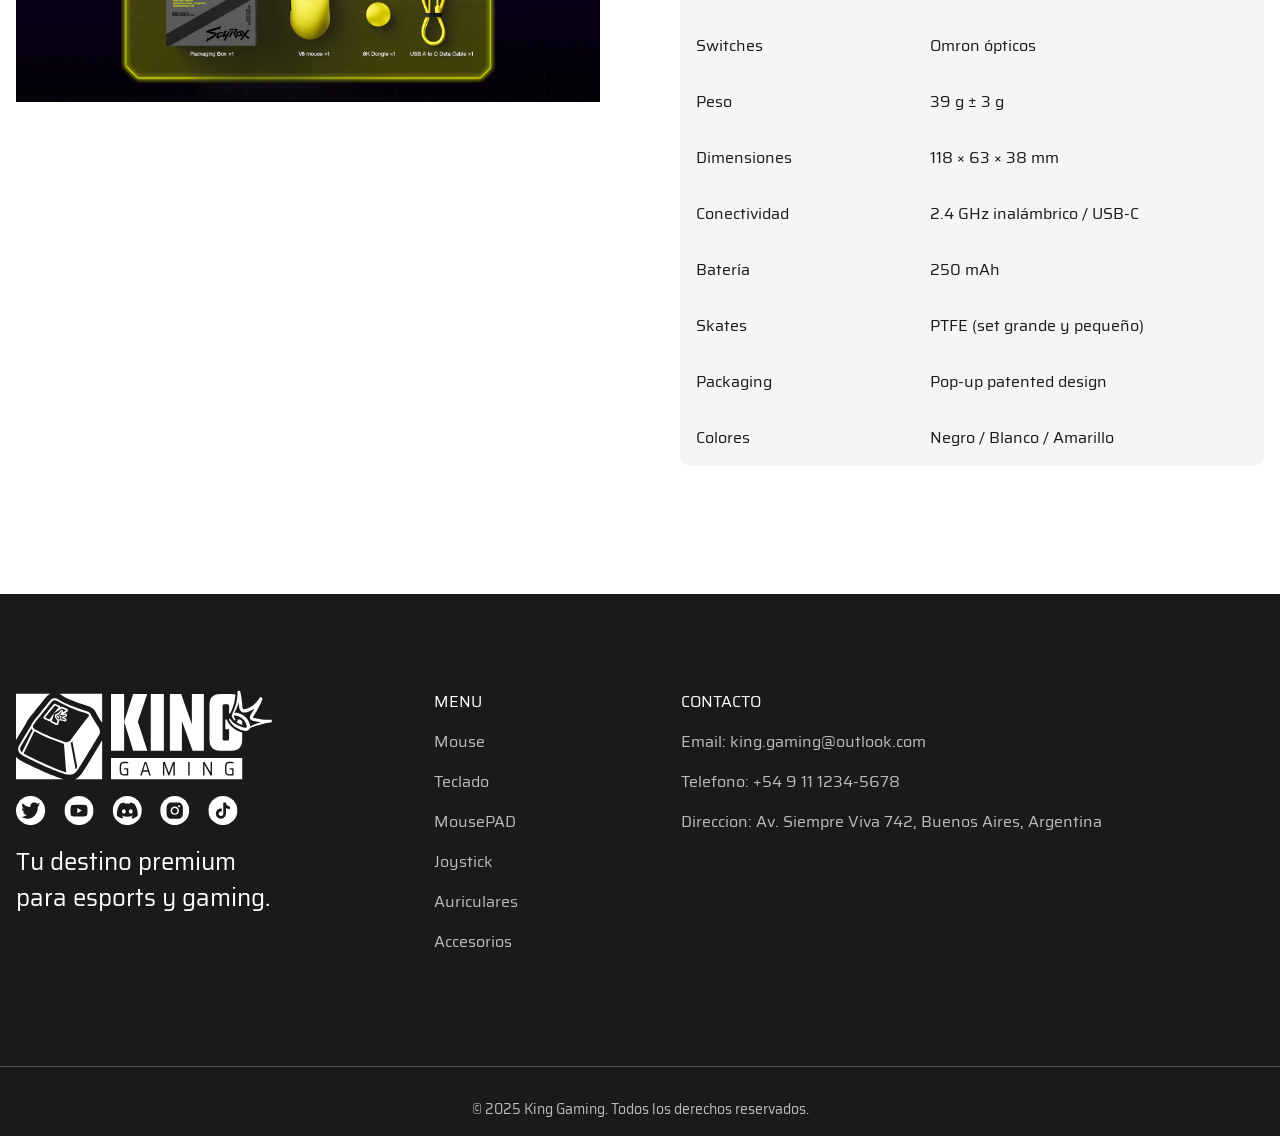
<file: pages/product.html>
<!doctype html>
<html lang="es">
  <head>
    <meta charset="UTF-8" />
    <meta name="viewport" content="width=device-width, initial-scale=1.0" />
    <title>product</title>
    <link
      href="../node_modules/bootstrap/dist/css/bootstrap.min.css"
      rel="stylesheet"
    />
    <link rel="stylesheet" href="../css/styles.css" />

    <!-- Favicon -->
    <link
      rel="apple-touch-icon"
      sizes="180x180"
      href="../img/favicon/apple-touch-icon.png"
    />
    <link
      rel="icon"
      type="image/png"
      sizes="32x32"
      href="../img/favicon/favicon-32x32.png"
    />
    <link
      rel="icon"
      type="image/png"
      sizes="16x16"
      href="../img/favicon/favicon-16x16.png"
    />
    <link rel="manifest" href="../img/favicon/site.webmanifest" />
  </head>
  <body>
    <header>
      <!-- Navbar bootstrap -->
      <nav class="navbar shadow navbar-expand-lg navbar-light">
        <div class="container">
          <a class="navbar-brand" href="../index.html">
            <img src="../img/logo-color.svg" width="160" height="57" alt="logo"
          /></a>
          <button
            class="navbar-toggler"
            type="button"
            data-bs-toggle="collapse"
            data-bs-target="#navbarSupportedContent"
            aria-controls="navbarSupportedContent"
            aria-expanded="false"
            aria-label="Toggle navigation"
          >
            <span class="navbar-toggler-icon"></span>
          </button>
          <div class="collapse navbar-collapse" id="navbarSupportedContent">
            <ul class="navbar-nav me-auto mb-2 mb-lg-0">
              <li class="nav-item dropdown">
                <a
                  class="nav-link dropdown-toggle"
                  href="#"
                  id="navbarDropdown"
                  role="button"
                  data-bs-toggle="dropdown"
                  aria-expanded="false"
                >
                  Teclado
                </a>
                <ul class="dropdown-menu" aria-labelledby="navbarDropdown">
                  <li><a class="dropdown-item" href="#">AJAZZ</a></li>
                  <li><a class="dropdown-item" href="#">ATACK SHARK</a></li>
                  <li><a class="dropdown-item" href="#">EPOMAKER</a></li>
                  <li><a class="dropdown-item" href="#">AULA</a></li>
                </ul>
              </li>

              <li class="nav-item dropdown">
                <a
                  class="nav-link dropdown-toggle"
                  href="#"
                  id="navbarDropdown"
                  role="button"
                  data-bs-toggle="dropdown"
                  aria-expanded="false"
                >
                  Mouse
                </a>
                <ul class="dropdown-menu" aria-labelledby="navbarDropdown">
                  <li><a class="dropdown-item" href="#">ATK</a></li>
                  <li><a class="dropdown-item" href="#">VXE</a></li>
                  <li><a class="dropdown-item" href="#">PULSAR</a></li>
                </ul>
              </li>
              <li class="nav-item dropdown">
                <a
                  class="nav-link dropdown-toggle"
                  href="#"
                  id="navbarDropdown"
                  role="button"
                  data-bs-toggle="dropdown"
                  aria-expanded="false"
                >
                  Joystick
                </a>
                <ul class="dropdown-menu" aria-labelledby="navbarDropdown">
                  <li><a class="dropdown-item" href="#">8BITDO</a></li>
                  <li><a class="dropdown-item" href="#">BROOK</a></li>
                  <li><a class="dropdown-item" href="#">EASYSMX</a></li>
                  <li><a class="dropdown-item" href="#">GA</a></li>
                </ul>
              </li>

              <li class="nav-item dropdown">
                <a
                  class="nav-link dropdown-toggle"
                  href="#"
                  id="navbarDropdown"
                  role="button"
                  data-bs-toggle="dropdown"
                  aria-expanded="false"
                >
                  Auriculares
                </a>
                <ul class="dropdown-menu" aria-labelledby="navbarDropdown">
                  <li><a class="dropdown-item" href="#">GRAVASTAR</a></li>
                  <li><a class="dropdown-item" href="#">MOONDROP</a></li>
                  <li><a class="dropdown-item" href="#">MCHOSE</a></li>
                </ul>
              </li>

              <li class="nav-item dropdown">
                <a
                  class="nav-link dropdown-toggle"
                  href="#"
                  id="navbarDropdown"
                  role="button"
                  data-bs-toggle="dropdown"
                  aria-expanded="false"
                >
                  MousePAD
                </a>
                <ul class="dropdown-menu" aria-labelledby="navbarDropdown">
                  <li><a class="dropdown-item" href="#">ATK</a></li>
                  <li><a class="dropdown-item" href="#">VXE</a></li>
                  <li><a class="dropdown-item" href="#">PULSAR</a></li>
                </ul>
              </li>

              <li class="nav-item">
                <a class="nav-link" href="../pages/aboutUs.html">
                  sobre nosotros
                </a>
              </li>
            </ul>

            <div class="navbar-nav gap-2">
              <li class="nav-item">
                <form class="d-flex">
                  <input
                    class="form-control me-2"
                    type="search"
                    placeholder="Buscar..."
                    aria-label="Search"
                  />
                  <button
                    class="btn btn-dark d-flex align-items-center justify-content-center"
                    type="submit"
                  >
                    <img
                      class="icon"
                      src="../img/searchIcon.svg"
                      alt="icon search"
                      width="20"
                      height="20"
                    />
                  </button>
                </form>
              </li>
              <li class="nav-item">
                <a class="link-icon" href="../pages/login.html">
                  <img src="../img/loginIcon.svg" alt="login icon" />
                </a>
              </li>
              <li class="nav-item">
                <a class="link-icon nav-item" href="#">
                  <img
                    src="../img/shoppingCartIcon.svg"
                    alt="shopping cart icon"
                  />
                </a>
              </li>
            </div>
          </div>
        </div>
      </nav>
    </header>
    <main>
      <section class="container">
        <div class="product-container md:mx-5">
          <div
            id="carouselExampleIndicators"
            class="carousel slide border"
            style="flex: 2"
          >
            <div class="carousel-indicators">
              <button
                type="button"
                data-bs-target="#carouselExampleIndicators"
                data-bs-slide-to="0"
                class="active"
                aria-current="true"
                aria-label="Slide 1"
              >
                <img
                  class="border"
                  src="../img/31951_1_small.webp"
                  alt="Thumbnail 1"
                />
              </button>
              <button
                type="button"
                data-bs-target="#carouselExampleIndicators"
                data-bs-slide-to="1"
                aria-label="Slide 2"
              >
                <img
                  class="border"
                  src="../img/31951_3_small.webp"
                  alt="Thumbnail 2"
                />
              </button>
              <button
                type="button"
                data-bs-target="#carouselExampleIndicators"
                data-bs-slide-to="2"
                aria-label="Slide 3"
              >
                <img
                  class="border"
                  src="../img/31951_4_small.webp"
                  alt="Thumbnail 3"
                />
              </button>

              <button
                type="button"
                data-bs-target="#carouselExampleIndicators"
                data-bs-slide-to="3"
                aria-label="Slide 4"
              >
                <img
                  class="border"
                  src="../img/31951_5_small.webp"
                  alt="Thumbnail 4"
                />
              </button>
            </div>
            <div class="carousel-inner">
              <div class="carousel-item active">
                <img src="../img/mouse.webp" class="d-block w-100" alt="..." />
              </div>
              <div class="carousel-item">
                <img
                  src="../img/31951_3_large.webp"
                  class="d-block w-100"
                  alt="..."
                />
              </div>
              <div class="carousel-item">
                <img
                  src="../img/31951_4_large.webp"
                  class="d-block w-100"
                  alt="..."
                />
              </div>

              <div class="carousel-item">
                <img
                  src="../img/31951_5_large.webp"
                  class="d-block w-100"
                  alt="..."
                />
              </div>
            </div>
            <button
              class="carousel-control-prev"
              type="button"
              data-bs-target="#carouselExampleIndicators"
              data-bs-slide="prev"
            >
              <svg
                xmlns="http://www.w3.org/2000/svg"
                viewBox="0 0 16 16"
                fill="#black"
                width="30"
                height="30"
              >
                <path
                  d="M11.354 1.646a.5.5 0 0 1 0 .708L5.707 8l5.647 5.646a.5.5 0 0 1-.708.708l-6-6a.5.5 0 0 1 0-.708l6-6a.5.5 0 0 1 .708 0"
                />
                <path
                  xmlns="http://www.w3.org/2000/svg"
                  d="M11.354 1.646a.5.5 0 0 1 0 .708L5.707 8l5.647 5.646a.5.5 0 0 1-.708.708l-6-6a.5.5 0 0 1 0-.708l6-6a.5.5 0 0 1 .708 0"
                />
              </svg>
              <span class="visually-hidden">Previous</span>
            </button>
            <button
              class="carousel-control-next"
              type="button"
              data-bs-target="#carouselExampleIndicators"
              data-bs-slide="next"
            >
              <svg
                xmlns="http://www.w3.org/2000/svg"
                viewBox="0 0 16 16"
                fill="#black"
                width="30"
                height="30"
              >
                <path
                  d="M4.646 1.646a.5.5 0 0 1 .708 0l6 6a.5.5 0 0 1 0 .708l-6 6a.5.5 0 0 1-.708-.708L10.293 8 4.646 2.354a.5.5 0 0 1 0-.708"
                />
                <path
                  xmlns="http://www.w3.org/2000/svg"
                  d="M4.646 1.646a.5.5 0 0 1 .708 0l6 6a.5.5 0 0 1 0 .708l-6 6a.5.5 0 0 1-.708-.708L10.293 8 4.646 2.354a.5.5 0 0 1 0-.708"
                />
              </svg>
              <span class="visually-hidden">Next</span>
            </button>
          </div>

          <div class="product-details" style="flex: 1">
            <div>
              <span class="brand">scyrox</span>
              <h2 class="name">V8 Wireless 8k Superlight</h2>
              <h1 class="price">$104.999</h1>
            </div>

            <div class="badge-container">
              <span class="shipping badge">Envio Gratis</span>
              <span class="safe-shopping badge">Compra protegida</span>
            </div>

            <div>
              <label for="color">Color:</label>
              <div class="color-container">
                <input type="radio" name="color" id="white" checked />
                <input type="radio" name="color" id="black" />
              </div>
            </div>

            <div>
              <div class="quantity-container">
                <label for="quantity">Cantidad:</label>
                <form class="product-form" action="#" method="post">
                  <div>
                    <button>+</button>
                    <input
                      type="number"
                      id="quantity"
                      name="quantity"
                      value="1"
                      min="1"
                      max="10"
                    />

                    <button>-</button>
                  </div>
                </form>
              </div>
            </div>
            <button type="submit" class="add-to-cart-btn">
              Agregar al carrito
            </button>
          </div>
        </div>

        <div class="description-container">
          <div class="details">
            <h2>Scyrox V8 – Wireless 8k Superlight Gaming Mouse</h2>

            <p>
              l Scyrox V8 es un mouse gaming ultraligero de tan solo 39 g (±3 g)
              con forma simétrica y joroba trasera para soporte de palma. Monta
              el sensor PixArt PAW3950, soporta hasta 30 000 DPI y polling rate
              de 8000 Hz con el dongle incluido. Cuenta con switches ópticos
              Omron, MCU Nordic52840, recubrimiento mate y skates PTFE
              intercambiables. Batería de 250 mAh y diseño pop‑up packaging.
            </p>

            <img src="../img/11.webp" alt="" />
          </div>

          <div class="specification">
            <table class="table-specification">
              <tbody>
                <tr>
                  <th class="table-title">
                    <p>Especificación</p>
                  </th>
                  <th class="table-title">
                    <p>Detalle</p>
                  </th>
                </tr>
                <tr>
                  <td>Marca</td>
                  <td>Scyrox</td>
                </tr>
                <tr>
                  <td>Modelo</td>
                  <td>V8</td>
                </tr>
                <tr>
                  <td>Sensor</td>
                  <td>PixArt PAW3950</td>
                </tr>
                <tr>
                  <td>DPI</td>
                  <td>Hasta 30&nbsp;000</td>
                </tr>
                <tr>
                  <td>Polling Rate</td>
                  <td>8000&nbsp;Hz</td>
                </tr>
                <tr>
                  <td>IPS</td>
                  <td>750</td>
                </tr>
                <tr>
                  <td>Aceleración</td>
                  <td>50&nbsp;G</td>
                </tr>
                <tr>
                  <td>MCU</td>
                  <td>Nordic52840</td>
                </tr>
                <tr>
                  <td>Switches</td>
                  <td>Omron ópticos</td>
                </tr>
                <tr>
                  <td>Peso</td>
                  <td>39&nbsp;g ±&nbsp;3&nbsp;g</td>
                </tr>
                <tr>
                  <td>Dimensiones</td>
                  <td>118&nbsp;×&nbsp;63&nbsp;×&nbsp;38&nbsp;mm</td>
                </tr>
                <tr>
                  <td>Conectividad</td>
                  <td>2.4&nbsp;GHz inalámbrico / USB‑C</td>
                </tr>
                <tr>
                  <td>Batería</td>
                  <td>250&nbsp;mAh</td>
                </tr>
                <tr>
                  <td>Skates</td>
                  <td>PTFE (set grande y pequeño)</td>
                </tr>
                <tr>
                  <td>Packaging</td>
                  <td>Pop‑up patented design</td>
                </tr>
                <tr>
                  <td>Colores</td>
                  <td>Negro / Blanco / Amarillo</td>
                </tr>
              </tbody>
            </table>
          </div>
        </div>
      </section>
    </main>
    <footer>
      <ul class="container footer-links">
        <li class="logo-container">
          <div>
            <img src="../img/logo-white.svg" alt="logo white" />
          </div>
          <div class="social-media">
            <a href="#">
              <img src="../img/twitter.svg" alt="twitter icon" />
            </a>

            <a href="#">
              <img src="../img/youtube.svg" alt="twitter icon" />
            </a>

            <a href="#">
              <img src="../img/discord.svg" alt="twitter icon" />
            </a>

            <a href="#">
              <img src="../img/instagram.svg" alt="twitter icon" />
            </a>

            <a href="#">
              <img src="../img/tiktok.svg" alt="twitter icon" />
            </a>
          </div>
          <p>Tu destino premium para esports y gaming.</p>
        </li>

        <li>
          <p>MENU</p>
          <ul class="links">
            <li><a href="">Mouse</a></li>
            <li><a href="">Teclado</a></li>
            <li><a href="">MousePAD</a></li>
            <li><a href="">Joystick</a></li>
            <li><a href="">Auriculares</a></li>
            <li><a href="">Accesorios</a></li>
          </ul>
        </li>

        <li>
          <p>CONTACTO</p>
          <ul class="links">
            <p>Email: king.gaming@outlook.com</p>
            <p>Telefono: +54 9 11 1234-5678</p>
            <p>Direccion: Av. Siempre Viva 742, Buenos Aires, Argentina</p>
          </ul>
        </li>

        <li></li>
      </ul>
      <hr />
      <p class="copyright">
        © 2025 King Gaming. Todos los derechos reservados.
      </p>
    </footer>

    <!-- Bootstrap JS -->
    <script
      src="https://cdn.jsdelivr.net/npm/bootstrap@5.0.2/dist/js/bootstrap.bundle.min.js"
      integrity="sha384-MrcW6ZMFYlzcLA8Nl+NtUVF0sA7MsXsP1UyJoMp4YLEuNSfAP+JcXn/tWtIaxVXM"
      crossorigin="anonymous"
    ></script>
  </body>
</html>
</file>
<file: css/styles.css>
@charset "UTF-8";
@font-face {
  font-family: "Teko";
  src: url("../fonts/Teko font/Teko-Regular.woff2") format("woff2"), url("../fonts/Teko font/Teko-Regular.woff") format("woff");
  font-weight: 400;
  font-style: normal;
}
@font-face {
  font-family: "Saira";
  src: url("../fonts/Saira font/Saira-Light.woff2") format("woff2"), url("../fonts/Saira font/Saira-Light.woff") format("woff");
  font-weight: 300;
  font-style: light;
}
@font-face {
  font-family: "Saira";
  src: url("../fonts/Saira font/Saira-Regular.woff2") format("woff2"), url("../fonts/Saira font/Saira-Regular.woff") format("woff");
  font-weight: 400;
  font-style: normal;
}
@font-face {
  font-family: "Saira";
  src: url("../fonts/Saira font/Saira-Medium.woff2") format("woff2"), url("../fonts/Saira font/Saira-Medium.woff") format("woff");
  font-weight: 500;
  font-style: medium;
}
@font-face {
  font-family: "Saira";
  src: url("../fonts/Saira font/Saira-Bold.woff2") format("woff2"), url("../fonts/Saira font/Saira-Bold.woff") format("woff");
  font-weight: 700;
  font-style: bold;
}
@font-face {
  font-family: "Saira";
  src: url("../fonts/Saira font/Saira-ExtraBold.woff2") format("woff2"), url("../fonts/Saira font/Saira-ExtraBold.woff") format("woff");
  font-weight: 800;
  font-style: extra-bold;
}
* {
  margin: 0;
  padding: 0;
  box-sizing: border-box;
}

body {
  line-height: 1.6;
  color: #333;
  font-family: "Saira", Arial, sans-serif;
}

/*!
 * Bootstrap  v5.3.8 (https://getbootstrap.com/)
 * Copyright 2011-2025 The Bootstrap Authors
 * Licensed under MIT (https://github.com/twbs/bootstrap/blob/main/LICENSE)
 */
:root,
[data-bs-theme=light] {
  --bs-blue: #0d6efd;
  --bs-indigo: #6610f2;
  --bs-purple: #6f42c1;
  --bs-pink: #d63384;
  --bs-red: #dc3545;
  --bs-orange: #fd7e14;
  --bs-yellow: #ffc107;
  --bs-green: #198754;
  --bs-teal: #20c997;
  --bs-cyan: #0dcaf0;
  --bs-black: #000;
  --bs-white: #fff;
  --bs-gray: #6c757d;
  --bs-gray-dark: #343a40;
  --bs-gray-100: #f8f9fa;
  --bs-gray-200: #e9ecef;
  --bs-gray-300: #dee2e6;
  --bs-gray-400: #ced4da;
  --bs-gray-500: #adb5bd;
  --bs-gray-600: #6c757d;
  --bs-gray-700: #495057;
  --bs-gray-800: #343a40;
  --bs-gray-900: #212529;
  --bs-primary: #0d6efd;
  --bs-secondary: #6c757d;
  --bs-success: #198754;
  --bs-info: #0dcaf0;
  --bs-warning: #ffc107;
  --bs-danger: #dc3545;
  --bs-light: #f8f9fa;
  --bs-dark: #212529;
  --bs-primary-rgb: 13, 110, 253;
  --bs-secondary-rgb: 108, 117, 125;
  --bs-success-rgb: 25, 135, 84;
  --bs-info-rgb: 13, 202, 240;
  --bs-warning-rgb: 255, 193, 7;
  --bs-danger-rgb: 220, 53, 69;
  --bs-light-rgb: 248, 249, 250;
  --bs-dark-rgb: 33, 37, 41;
  --bs-primary-text-emphasis: rgb(5.2, 44, 101.2);
  --bs-secondary-text-emphasis: rgb(43.2, 46.8, 50);
  --bs-success-text-emphasis: rgb(10, 54, 33.6);
  --bs-info-text-emphasis: rgb(5.2, 80.8, 96);
  --bs-warning-text-emphasis: rgb(102, 77.2, 2.8);
  --bs-danger-text-emphasis: rgb(88, 21.2, 27.6);
  --bs-light-text-emphasis: #495057;
  --bs-dark-text-emphasis: #495057;
  --bs-primary-bg-subtle: rgb(206.6, 226, 254.6);
  --bs-secondary-bg-subtle: rgb(225.6, 227.4, 229);
  --bs-success-bg-subtle: rgb(209, 231, 220.8);
  --bs-info-bg-subtle: rgb(206.6, 244.4, 252);
  --bs-warning-bg-subtle: rgb(255, 242.6, 205.4);
  --bs-danger-bg-subtle: rgb(248, 214.6, 217.8);
  --bs-light-bg-subtle: rgb(251.5, 252, 252.5);
  --bs-dark-bg-subtle: #ced4da;
  --bs-primary-border-subtle: rgb(158.2, 197, 254.2);
  --bs-secondary-border-subtle: rgb(196.2, 199.8, 203);
  --bs-success-border-subtle: rgb(163, 207, 186.6);
  --bs-info-border-subtle: rgb(158.2, 233.8, 249);
  --bs-warning-border-subtle: rgb(255, 230.2, 155.8);
  --bs-danger-border-subtle: rgb(241, 174.2, 180.6);
  --bs-light-border-subtle: #e9ecef;
  --bs-dark-border-subtle: #adb5bd;
  --bs-white-rgb: 255, 255, 255;
  --bs-black-rgb: 0, 0, 0;
  --bs-font-sans-serif: system-ui, -apple-system, "Segoe UI", Roboto, "Helvetica Neue", "Noto Sans", "Liberation Sans", Arial, sans-serif, "Apple Color Emoji", "Segoe UI Emoji", "Segoe UI Symbol", "Noto Color Emoji";
  --bs-font-monospace: SFMono-Regular, Menlo, Monaco, Consolas, "Liberation Mono", "Courier New", monospace;
  --bs-gradient: linear-gradient(180deg, rgba(255, 255, 255, 0.15), rgba(255, 255, 255, 0));
  --bs-body-font-family: var(--bs-font-sans-serif);
  --bs-body-font-size: 1rem;
  --bs-body-font-weight: 400;
  --bs-body-line-height: 1.5;
  --bs-body-color: #212529;
  --bs-body-color-rgb: 33, 37, 41;
  --bs-body-bg: #fff;
  --bs-body-bg-rgb: 255, 255, 255;
  --bs-emphasis-color: #000;
  --bs-emphasis-color-rgb: 0, 0, 0;
  --bs-secondary-color: rgba(33, 37, 41, 0.75);
  --bs-secondary-color-rgb: 33, 37, 41;
  --bs-secondary-bg: #e9ecef;
  --bs-secondary-bg-rgb: 233, 236, 239;
  --bs-tertiary-color: rgba(33, 37, 41, 0.5);
  --bs-tertiary-color-rgb: 33, 37, 41;
  --bs-tertiary-bg: #f8f9fa;
  --bs-tertiary-bg-rgb: 248, 249, 250;
  --bs-heading-color: inherit;
  --bs-link-color: #0d6efd;
  --bs-link-color-rgb: 13, 110, 253;
  --bs-link-decoration: underline;
  --bs-link-hover-color: rgb(10.4, 88, 202.4);
  --bs-link-hover-color-rgb: 10, 88, 202;
  --bs-code-color: #d63384;
  --bs-highlight-color: #212529;
  --bs-highlight-bg: rgb(255, 242.6, 205.4);
  --bs-border-width: 1px;
  --bs-border-style: solid;
  --bs-border-color: #dee2e6;
  --bs-border-color-translucent: rgba(0, 0, 0, 0.175);
  --bs-border-radius: 0.375rem;
  --bs-border-radius-sm: 0.25rem;
  --bs-border-radius-lg: 0.5rem;
  --bs-border-radius-xl: 1rem;
  --bs-border-radius-xxl: 2rem;
  --bs-border-radius-2xl: var(--bs-border-radius-xxl);
  --bs-border-radius-pill: 50rem;
  --bs-box-shadow: 0 0.5rem 1rem rgba(0, 0, 0, 0.15);
  --bs-box-shadow-sm: 0 0.125rem 0.25rem rgba(0, 0, 0, 0.075);
  --bs-box-shadow-lg: 0 1rem 3rem rgba(0, 0, 0, 0.175);
  --bs-box-shadow-inset: inset 0 1px 2px rgba(0, 0, 0, 0.075);
  --bs-focus-ring-width: 0.25rem;
  --bs-focus-ring-opacity: 0.25;
  --bs-focus-ring-color: rgba(13, 110, 253, 0.25);
  --bs-form-valid-color: #198754;
  --bs-form-valid-border-color: #198754;
  --bs-form-invalid-color: #dc3545;
  --bs-form-invalid-border-color: #dc3545;
}

[data-bs-theme=dark] {
  color-scheme: dark;
  --bs-body-color: #dee2e6;
  --bs-body-color-rgb: 222, 226, 230;
  --bs-body-bg: #212529;
  --bs-body-bg-rgb: 33, 37, 41;
  --bs-emphasis-color: #fff;
  --bs-emphasis-color-rgb: 255, 255, 255;
  --bs-secondary-color: rgba(222, 226, 230, 0.75);
  --bs-secondary-color-rgb: 222, 226, 230;
  --bs-secondary-bg: #343a40;
  --bs-secondary-bg-rgb: 52, 58, 64;
  --bs-tertiary-color: rgba(222, 226, 230, 0.5);
  --bs-tertiary-color-rgb: 222, 226, 230;
  --bs-tertiary-bg: rgb(42.5, 47.5, 52.5);
  --bs-tertiary-bg-rgb: 43, 48, 53;
  --bs-primary-text-emphasis: rgb(109.8, 168, 253.8);
  --bs-secondary-text-emphasis: rgb(166.8, 172.2, 177);
  --bs-success-text-emphasis: rgb(117, 183, 152.4);
  --bs-info-text-emphasis: rgb(109.8, 223.2, 246);
  --bs-warning-text-emphasis: rgb(255, 217.8, 106.2);
  --bs-danger-text-emphasis: rgb(234, 133.8, 143.4);
  --bs-light-text-emphasis: #f8f9fa;
  --bs-dark-text-emphasis: #dee2e6;
  --bs-primary-bg-subtle: rgb(2.6, 22, 50.6);
  --bs-secondary-bg-subtle: rgb(21.6, 23.4, 25);
  --bs-success-bg-subtle: rgb(5, 27, 16.8);
  --bs-info-bg-subtle: rgb(2.6, 40.4, 48);
  --bs-warning-bg-subtle: rgb(51, 38.6, 1.4);
  --bs-danger-bg-subtle: rgb(44, 10.6, 13.8);
  --bs-light-bg-subtle: #343a40;
  --bs-dark-bg-subtle: #1a1d20;
  --bs-primary-border-subtle: rgb(7.8, 66, 151.8);
  --bs-secondary-border-subtle: rgb(64.8, 70.2, 75);
  --bs-success-border-subtle: rgb(15, 81, 50.4);
  --bs-info-border-subtle: rgb(7.8, 121.2, 144);
  --bs-warning-border-subtle: rgb(153, 115.8, 4.2);
  --bs-danger-border-subtle: rgb(132, 31.8, 41.4);
  --bs-light-border-subtle: #495057;
  --bs-dark-border-subtle: #343a40;
  --bs-heading-color: inherit;
  --bs-link-color: rgb(109.8, 168, 253.8);
  --bs-link-hover-color: rgb(138.84, 185.4, 254.04);
  --bs-link-color-rgb: 110, 168, 254;
  --bs-link-hover-color-rgb: 139, 185, 254;
  --bs-code-color: rgb(230.4, 132.6, 181.2);
  --bs-highlight-color: #dee2e6;
  --bs-highlight-bg: rgb(102, 77.2, 2.8);
  --bs-border-color: #495057;
  --bs-border-color-translucent: rgba(255, 255, 255, 0.15);
  --bs-form-valid-color: rgb(117, 183, 152.4);
  --bs-form-valid-border-color: rgb(117, 183, 152.4);
  --bs-form-invalid-color: rgb(234, 133.8, 143.4);
  --bs-form-invalid-border-color: rgb(234, 133.8, 143.4);
}

*,
*::before,
*::after {
  box-sizing: border-box;
}

@media (prefers-reduced-motion: no-preference) {
  :root {
    scroll-behavior: smooth;
  }
}

body {
  margin: 0;
  font-family: var(--bs-body-font-family);
  font-size: var(--bs-body-font-size);
  font-weight: var(--bs-body-font-weight);
  line-height: var(--bs-body-line-height);
  color: var(--bs-body-color);
  text-align: var(--bs-body-text-align);
  background-color: var(--bs-body-bg);
  -webkit-text-size-adjust: 100%;
  -webkit-tap-highlight-color: rgba(0, 0, 0, 0);
}

hr {
  margin: 1rem 0;
  color: inherit;
  border: 0;
  border-top: var(--bs-border-width) solid;
  opacity: 0.25;
}

h6, .h6, h5, .h5, h4, .h4, h3, .h3, h2, .h2, h1, .h1 {
  margin-top: 0;
  margin-bottom: 0.5rem;
  font-weight: 500;
  line-height: 1.2;
  color: var(--bs-heading-color);
}

h1, .h1 {
  font-size: calc(1.375rem + 1.5vw);
}
@media (min-width: 1200px) {
  h1, .h1 {
    font-size: 2.5rem;
  }
}

h2, .h2 {
  font-size: calc(1.325rem + 0.9vw);
}
@media (min-width: 1200px) {
  h2, .h2 {
    font-size: 2rem;
  }
}

h3, .h3 {
  font-size: calc(1.3rem + 0.6vw);
}
@media (min-width: 1200px) {
  h3, .h3 {
    font-size: 1.75rem;
  }
}

h4, .h4 {
  font-size: calc(1.275rem + 0.3vw);
}
@media (min-width: 1200px) {
  h4, .h4 {
    font-size: 1.5rem;
  }
}

h5, .h5 {
  font-size: 1.25rem;
}

h6, .h6 {
  font-size: 1rem;
}

p {
  margin-top: 0;
  margin-bottom: 1rem;
}

abbr[title] {
  text-decoration: underline dotted;
  cursor: help;
  text-decoration-skip-ink: none;
}

address {
  margin-bottom: 1rem;
  font-style: normal;
  line-height: inherit;
}

ol,
ul {
  padding-left: 2rem;
}

ol,
ul,
dl {
  margin-top: 0;
  margin-bottom: 1rem;
}

ol ol,
ul ul,
ol ul,
ul ol {
  margin-bottom: 0;
}

dt {
  font-weight: 700;
}

dd {
  margin-bottom: 0.5rem;
  margin-left: 0;
}

blockquote {
  margin: 0 0 1rem;
}

b,
strong {
  font-weight: bolder;
}

small, .small {
  font-size: 0.875em;
}

mark, .mark {
  padding: 0.1875em;
  color: var(--bs-highlight-color);
  background-color: var(--bs-highlight-bg);
}

sub,
sup {
  position: relative;
  font-size: 0.75em;
  line-height: 0;
  vertical-align: baseline;
}

sub {
  bottom: -0.25em;
}

sup {
  top: -0.5em;
}

a {
  color: rgba(var(--bs-link-color-rgb), var(--bs-link-opacity, 1));
  text-decoration: underline;
}
a:hover {
  --bs-link-color-rgb: var(--bs-link-hover-color-rgb);
}

a:not([href]):not([class]), a:not([href]):not([class]):hover {
  color: inherit;
  text-decoration: none;
}

pre,
code,
kbd,
samp {
  font-family: var(--bs-font-monospace);
  font-size: 1em;
}

pre {
  display: block;
  margin-top: 0;
  margin-bottom: 1rem;
  overflow: auto;
  font-size: 0.875em;
}
pre code {
  font-size: inherit;
  color: inherit;
  word-break: normal;
}

code {
  font-size: 0.875em;
  color: var(--bs-code-color);
  word-wrap: break-word;
}
a > code {
  color: inherit;
}

kbd {
  padding: 0.1875rem 0.375rem;
  font-size: 0.875em;
  color: var(--bs-body-bg);
  background-color: var(--bs-body-color);
  border-radius: 0.25rem;
}
kbd kbd {
  padding: 0;
  font-size: 1em;
}

figure {
  margin: 0 0 1rem;
}

img,
svg {
  vertical-align: middle;
}

table {
  caption-side: bottom;
  border-collapse: collapse;
}

caption {
  padding-top: 0.5rem;
  padding-bottom: 0.5rem;
  color: var(--bs-secondary-color);
  text-align: left;
}

th {
  text-align: inherit;
  text-align: -webkit-match-parent;
}

thead,
tbody,
tfoot,
tr,
td,
th {
  border-color: inherit;
  border-style: solid;
  border-width: 0;
}

label {
  display: inline-block;
}

button {
  border-radius: 0;
}

button:focus:not(:focus-visible) {
  outline: 0;
}

input,
button,
select,
optgroup,
textarea {
  margin: 0;
  font-family: inherit;
  font-size: inherit;
  line-height: inherit;
}

button,
select {
  text-transform: none;
}

[role=button] {
  cursor: pointer;
}

select {
  word-wrap: normal;
}
select:disabled {
  opacity: 1;
}

[list]:not([type=date]):not([type=datetime-local]):not([type=month]):not([type=week]):not([type=time])::-webkit-calendar-picker-indicator {
  display: none !important;
}

button,
[type=button],
[type=reset],
[type=submit] {
  -webkit-appearance: button;
}
button:not(:disabled),
[type=button]:not(:disabled),
[type=reset]:not(:disabled),
[type=submit]:not(:disabled) {
  cursor: pointer;
}

::-moz-focus-inner {
  padding: 0;
  border-style: none;
}

textarea {
  resize: vertical;
}

fieldset {
  min-width: 0;
  padding: 0;
  margin: 0;
  border: 0;
}

legend {
  float: left;
  width: 100%;
  padding: 0;
  margin-bottom: 0.5rem;
  line-height: inherit;
  font-size: calc(1.275rem + 0.3vw);
}
@media (min-width: 1200px) {
  legend {
    font-size: 1.5rem;
  }
}
legend + * {
  clear: left;
}

::-webkit-datetime-edit-fields-wrapper,
::-webkit-datetime-edit-text,
::-webkit-datetime-edit-minute,
::-webkit-datetime-edit-hour-field,
::-webkit-datetime-edit-day-field,
::-webkit-datetime-edit-month-field,
::-webkit-datetime-edit-year-field {
  padding: 0;
}

::-webkit-inner-spin-button {
  height: auto;
}

[type=search] {
  -webkit-appearance: textfield;
  outline-offset: -2px;
}
[type=search]::-webkit-search-cancel-button {
  cursor: pointer;
  filter: grayscale(1);
}

/* rtl:raw:
[type="tel"],
[type="url"],
[type="email"],
[type="number"] {
  direction: ltr;
}
*/
::-webkit-search-decoration {
  -webkit-appearance: none;
}

::-webkit-color-swatch-wrapper {
  padding: 0;
}

::file-selector-button {
  font: inherit;
  -webkit-appearance: button;
}

output {
  display: inline-block;
}

iframe {
  border: 0;
}

summary {
  display: list-item;
  cursor: pointer;
}

progress {
  vertical-align: baseline;
}

[hidden] {
  display: none !important;
}

.lead {
  font-size: 1.25rem;
  font-weight: 300;
}

.display-1 {
  font-weight: 300;
  line-height: 1.2;
  font-size: calc(1.625rem + 4.5vw);
}
@media (min-width: 1200px) {
  .display-1 {
    font-size: 5rem;
  }
}

.display-2 {
  font-weight: 300;
  line-height: 1.2;
  font-size: calc(1.575rem + 3.9vw);
}
@media (min-width: 1200px) {
  .display-2 {
    font-size: 4.5rem;
  }
}

.display-3 {
  font-weight: 300;
  line-height: 1.2;
  font-size: calc(1.525rem + 3.3vw);
}
@media (min-width: 1200px) {
  .display-3 {
    font-size: 4rem;
  }
}

.display-4 {
  font-weight: 300;
  line-height: 1.2;
  font-size: calc(1.475rem + 2.7vw);
}
@media (min-width: 1200px) {
  .display-4 {
    font-size: 3.5rem;
  }
}

.display-5 {
  font-weight: 300;
  line-height: 1.2;
  font-size: calc(1.425rem + 2.1vw);
}
@media (min-width: 1200px) {
  .display-5 {
    font-size: 3rem;
  }
}

.display-6 {
  font-weight: 300;
  line-height: 1.2;
  font-size: calc(1.375rem + 1.5vw);
}
@media (min-width: 1200px) {
  .display-6 {
    font-size: 2.5rem;
  }
}

.list-unstyled {
  padding-left: 0;
  list-style: none;
}

.list-inline {
  padding-left: 0;
  list-style: none;
}

.list-inline-item {
  display: inline-block;
}
.list-inline-item:not(:last-child) {
  margin-right: 0.5rem;
}

.initialism {
  font-size: 0.875em;
  text-transform: uppercase;
}

.blockquote {
  margin-bottom: 1rem;
  font-size: 1.25rem;
}
.blockquote > :last-child {
  margin-bottom: 0;
}

.blockquote-footer {
  margin-top: -1rem;
  margin-bottom: 1rem;
  font-size: 0.875em;
  color: #6c757d;
}
.blockquote-footer::before {
  content: "— ";
}

.img-fluid {
  max-width: 100%;
  height: auto;
}

.img-thumbnail {
  padding: 0.25rem;
  background-color: var(--bs-body-bg);
  border: var(--bs-border-width) solid var(--bs-border-color);
  border-radius: var(--bs-border-radius);
  max-width: 100%;
  height: auto;
}

.figure {
  display: inline-block;
}

.figure-img {
  margin-bottom: 0.5rem;
  line-height: 1;
}

.figure-caption {
  font-size: 0.875em;
  color: var(--bs-secondary-color);
}

.container,
.container-fluid,
.container-xxl,
.container-xl,
.container-lg,
.container-md,
.container-sm {
  --bs-gutter-x: 1.5rem;
  --bs-gutter-y: 0;
  width: 100%;
  padding-right: calc(var(--bs-gutter-x) * 0.5);
  padding-left: calc(var(--bs-gutter-x) * 0.5);
  margin-right: auto;
  margin-left: auto;
}

@media (min-width: 576px) {
  .container-sm, .container {
    max-width: 540px;
  }
}
@media (min-width: 768px) {
  .container-md, .container-sm, .container {
    max-width: 720px;
  }
}
@media (min-width: 992px) {
  .container-lg, .container-md, .container-sm, .container {
    max-width: 960px;
  }
}
@media (min-width: 1200px) {
  .container-xl, .container-lg, .container-md, .container-sm, .container {
    max-width: 1140px;
  }
}
@media (min-width: 1400px) {
  .container-xxl, .container-xl, .container-lg, .container-md, .container-sm, .container {
    max-width: 1320px;
  }
}
:root {
  --bs-breakpoint-xs: 0;
  --bs-breakpoint-sm: 576px;
  --bs-breakpoint-md: 768px;
  --bs-breakpoint-lg: 992px;
  --bs-breakpoint-xl: 1200px;
  --bs-breakpoint-xxl: 1400px;
}

.row {
  --bs-gutter-x: 1.5rem;
  --bs-gutter-y: 0;
  display: flex;
  flex-wrap: wrap;
  margin-top: calc(-1 * var(--bs-gutter-y));
  margin-right: calc(-0.5 * var(--bs-gutter-x));
  margin-left: calc(-0.5 * var(--bs-gutter-x));
}
.row > * {
  flex-shrink: 0;
  width: 100%;
  max-width: 100%;
  padding-right: calc(var(--bs-gutter-x) * 0.5);
  padding-left: calc(var(--bs-gutter-x) * 0.5);
  margin-top: var(--bs-gutter-y);
}

.col {
  flex: 1 0 0;
}

.row-cols-auto > * {
  flex: 0 0 auto;
  width: auto;
}

.row-cols-1 > * {
  flex: 0 0 auto;
  width: 100%;
}

.row-cols-2 > * {
  flex: 0 0 auto;
  width: 50%;
}

.row-cols-3 > * {
  flex: 0 0 auto;
  width: 33.33333333%;
}

.row-cols-4 > * {
  flex: 0 0 auto;
  width: 25%;
}

.row-cols-5 > * {
  flex: 0 0 auto;
  width: 20%;
}

.row-cols-6 > * {
  flex: 0 0 auto;
  width: 16.66666667%;
}

.col-auto {
  flex: 0 0 auto;
  width: auto;
}

.col-1 {
  flex: 0 0 auto;
  width: 8.33333333%;
}

.col-2 {
  flex: 0 0 auto;
  width: 16.66666667%;
}

.col-3 {
  flex: 0 0 auto;
  width: 25%;
}

.col-4 {
  flex: 0 0 auto;
  width: 33.33333333%;
}

.col-5 {
  flex: 0 0 auto;
  width: 41.66666667%;
}

.col-6 {
  flex: 0 0 auto;
  width: 50%;
}

.col-7 {
  flex: 0 0 auto;
  width: 58.33333333%;
}

.col-8 {
  flex: 0 0 auto;
  width: 66.66666667%;
}

.col-9 {
  flex: 0 0 auto;
  width: 75%;
}

.col-10 {
  flex: 0 0 auto;
  width: 83.33333333%;
}

.col-11 {
  flex: 0 0 auto;
  width: 91.66666667%;
}

.col-12 {
  flex: 0 0 auto;
  width: 100%;
}

.offset-1 {
  margin-left: 8.33333333%;
}

.offset-2 {
  margin-left: 16.66666667%;
}

.offset-3 {
  margin-left: 25%;
}

.offset-4 {
  margin-left: 33.33333333%;
}

.offset-5 {
  margin-left: 41.66666667%;
}

.offset-6 {
  margin-left: 50%;
}

.offset-7 {
  margin-left: 58.33333333%;
}

.offset-8 {
  margin-left: 66.66666667%;
}

.offset-9 {
  margin-left: 75%;
}

.offset-10 {
  margin-left: 83.33333333%;
}

.offset-11 {
  margin-left: 91.66666667%;
}

.g-0,
.gx-0 {
  --bs-gutter-x: 0;
}

.g-0,
.gy-0 {
  --bs-gutter-y: 0;
}

.g-1,
.gx-1 {
  --bs-gutter-x: 0.25rem;
}

.g-1,
.gy-1 {
  --bs-gutter-y: 0.25rem;
}

.g-2,
.gx-2 {
  --bs-gutter-x: 0.5rem;
}

.g-2,
.gy-2 {
  --bs-gutter-y: 0.5rem;
}

.g-3,
.gx-3 {
  --bs-gutter-x: 1rem;
}

.g-3,
.gy-3 {
  --bs-gutter-y: 1rem;
}

.g-4,
.gx-4 {
  --bs-gutter-x: 1.5rem;
}

.g-4,
.gy-4 {
  --bs-gutter-y: 1.5rem;
}

.g-5,
.gx-5 {
  --bs-gutter-x: 3rem;
}

.g-5,
.gy-5 {
  --bs-gutter-y: 3rem;
}

@media (min-width: 576px) {
  .col-sm {
    flex: 1 0 0;
  }
  .row-cols-sm-auto > * {
    flex: 0 0 auto;
    width: auto;
  }
  .row-cols-sm-1 > * {
    flex: 0 0 auto;
    width: 100%;
  }
  .row-cols-sm-2 > * {
    flex: 0 0 auto;
    width: 50%;
  }
  .row-cols-sm-3 > * {
    flex: 0 0 auto;
    width: 33.33333333%;
  }
  .row-cols-sm-4 > * {
    flex: 0 0 auto;
    width: 25%;
  }
  .row-cols-sm-5 > * {
    flex: 0 0 auto;
    width: 20%;
  }
  .row-cols-sm-6 > * {
    flex: 0 0 auto;
    width: 16.66666667%;
  }
  .col-sm-auto {
    flex: 0 0 auto;
    width: auto;
  }
  .col-sm-1 {
    flex: 0 0 auto;
    width: 8.33333333%;
  }
  .col-sm-2 {
    flex: 0 0 auto;
    width: 16.66666667%;
  }
  .col-sm-3 {
    flex: 0 0 auto;
    width: 25%;
  }
  .col-sm-4 {
    flex: 0 0 auto;
    width: 33.33333333%;
  }
  .col-sm-5 {
    flex: 0 0 auto;
    width: 41.66666667%;
  }
  .col-sm-6 {
    flex: 0 0 auto;
    width: 50%;
  }
  .col-sm-7 {
    flex: 0 0 auto;
    width: 58.33333333%;
  }
  .col-sm-8 {
    flex: 0 0 auto;
    width: 66.66666667%;
  }
  .col-sm-9 {
    flex: 0 0 auto;
    width: 75%;
  }
  .col-sm-10 {
    flex: 0 0 auto;
    width: 83.33333333%;
  }
  .col-sm-11 {
    flex: 0 0 auto;
    width: 91.66666667%;
  }
  .col-sm-12 {
    flex: 0 0 auto;
    width: 100%;
  }
  .offset-sm-0 {
    margin-left: 0;
  }
  .offset-sm-1 {
    margin-left: 8.33333333%;
  }
  .offset-sm-2 {
    margin-left: 16.66666667%;
  }
  .offset-sm-3 {
    margin-left: 25%;
  }
  .offset-sm-4 {
    margin-left: 33.33333333%;
  }
  .offset-sm-5 {
    margin-left: 41.66666667%;
  }
  .offset-sm-6 {
    margin-left: 50%;
  }
  .offset-sm-7 {
    margin-left: 58.33333333%;
  }
  .offset-sm-8 {
    margin-left: 66.66666667%;
  }
  .offset-sm-9 {
    margin-left: 75%;
  }
  .offset-sm-10 {
    margin-left: 83.33333333%;
  }
  .offset-sm-11 {
    margin-left: 91.66666667%;
  }
  .g-sm-0,
  .gx-sm-0 {
    --bs-gutter-x: 0;
  }
  .g-sm-0,
  .gy-sm-0 {
    --bs-gutter-y: 0;
  }
  .g-sm-1,
  .gx-sm-1 {
    --bs-gutter-x: 0.25rem;
  }
  .g-sm-1,
  .gy-sm-1 {
    --bs-gutter-y: 0.25rem;
  }
  .g-sm-2,
  .gx-sm-2 {
    --bs-gutter-x: 0.5rem;
  }
  .g-sm-2,
  .gy-sm-2 {
    --bs-gutter-y: 0.5rem;
  }
  .g-sm-3,
  .gx-sm-3 {
    --bs-gutter-x: 1rem;
  }
  .g-sm-3,
  .gy-sm-3 {
    --bs-gutter-y: 1rem;
  }
  .g-sm-4,
  .gx-sm-4 {
    --bs-gutter-x: 1.5rem;
  }
  .g-sm-4,
  .gy-sm-4 {
    --bs-gutter-y: 1.5rem;
  }
  .g-sm-5,
  .gx-sm-5 {
    --bs-gutter-x: 3rem;
  }
  .g-sm-5,
  .gy-sm-5 {
    --bs-gutter-y: 3rem;
  }
}
@media (min-width: 768px) {
  .col-md {
    flex: 1 0 0;
  }
  .row-cols-md-auto > * {
    flex: 0 0 auto;
    width: auto;
  }
  .row-cols-md-1 > * {
    flex: 0 0 auto;
    width: 100%;
  }
  .row-cols-md-2 > * {
    flex: 0 0 auto;
    width: 50%;
  }
  .row-cols-md-3 > * {
    flex: 0 0 auto;
    width: 33.33333333%;
  }
  .row-cols-md-4 > * {
    flex: 0 0 auto;
    width: 25%;
  }
  .row-cols-md-5 > * {
    flex: 0 0 auto;
    width: 20%;
  }
  .row-cols-md-6 > * {
    flex: 0 0 auto;
    width: 16.66666667%;
  }
  .col-md-auto {
    flex: 0 0 auto;
    width: auto;
  }
  .col-md-1 {
    flex: 0 0 auto;
    width: 8.33333333%;
  }
  .col-md-2 {
    flex: 0 0 auto;
    width: 16.66666667%;
  }
  .col-md-3 {
    flex: 0 0 auto;
    width: 25%;
  }
  .col-md-4 {
    flex: 0 0 auto;
    width: 33.33333333%;
  }
  .col-md-5 {
    flex: 0 0 auto;
    width: 41.66666667%;
  }
  .col-md-6 {
    flex: 0 0 auto;
    width: 50%;
  }
  .col-md-7 {
    flex: 0 0 auto;
    width: 58.33333333%;
  }
  .col-md-8 {
    flex: 0 0 auto;
    width: 66.66666667%;
  }
  .col-md-9 {
    flex: 0 0 auto;
    width: 75%;
  }
  .col-md-10 {
    flex: 0 0 auto;
    width: 83.33333333%;
  }
  .col-md-11 {
    flex: 0 0 auto;
    width: 91.66666667%;
  }
  .col-md-12 {
    flex: 0 0 auto;
    width: 100%;
  }
  .offset-md-0 {
    margin-left: 0;
  }
  .offset-md-1 {
    margin-left: 8.33333333%;
  }
  .offset-md-2 {
    margin-left: 16.66666667%;
  }
  .offset-md-3 {
    margin-left: 25%;
  }
  .offset-md-4 {
    margin-left: 33.33333333%;
  }
  .offset-md-5 {
    margin-left: 41.66666667%;
  }
  .offset-md-6 {
    margin-left: 50%;
  }
  .offset-md-7 {
    margin-left: 58.33333333%;
  }
  .offset-md-8 {
    margin-left: 66.66666667%;
  }
  .offset-md-9 {
    margin-left: 75%;
  }
  .offset-md-10 {
    margin-left: 83.33333333%;
  }
  .offset-md-11 {
    margin-left: 91.66666667%;
  }
  .g-md-0,
  .gx-md-0 {
    --bs-gutter-x: 0;
  }
  .g-md-0,
  .gy-md-0 {
    --bs-gutter-y: 0;
  }
  .g-md-1,
  .gx-md-1 {
    --bs-gutter-x: 0.25rem;
  }
  .g-md-1,
  .gy-md-1 {
    --bs-gutter-y: 0.25rem;
  }
  .g-md-2,
  .gx-md-2 {
    --bs-gutter-x: 0.5rem;
  }
  .g-md-2,
  .gy-md-2 {
    --bs-gutter-y: 0.5rem;
  }
  .g-md-3,
  .gx-md-3 {
    --bs-gutter-x: 1rem;
  }
  .g-md-3,
  .gy-md-3 {
    --bs-gutter-y: 1rem;
  }
  .g-md-4,
  .gx-md-4 {
    --bs-gutter-x: 1.5rem;
  }
  .g-md-4,
  .gy-md-4 {
    --bs-gutter-y: 1.5rem;
  }
  .g-md-5,
  .gx-md-5 {
    --bs-gutter-x: 3rem;
  }
  .g-md-5,
  .gy-md-5 {
    --bs-gutter-y: 3rem;
  }
}
@media (min-width: 992px) {
  .col-lg {
    flex: 1 0 0;
  }
  .row-cols-lg-auto > * {
    flex: 0 0 auto;
    width: auto;
  }
  .row-cols-lg-1 > * {
    flex: 0 0 auto;
    width: 100%;
  }
  .row-cols-lg-2 > * {
    flex: 0 0 auto;
    width: 50%;
  }
  .row-cols-lg-3 > * {
    flex: 0 0 auto;
    width: 33.33333333%;
  }
  .row-cols-lg-4 > * {
    flex: 0 0 auto;
    width: 25%;
  }
  .row-cols-lg-5 > * {
    flex: 0 0 auto;
    width: 20%;
  }
  .row-cols-lg-6 > * {
    flex: 0 0 auto;
    width: 16.66666667%;
  }
  .col-lg-auto {
    flex: 0 0 auto;
    width: auto;
  }
  .col-lg-1 {
    flex: 0 0 auto;
    width: 8.33333333%;
  }
  .col-lg-2 {
    flex: 0 0 auto;
    width: 16.66666667%;
  }
  .col-lg-3 {
    flex: 0 0 auto;
    width: 25%;
  }
  .col-lg-4 {
    flex: 0 0 auto;
    width: 33.33333333%;
  }
  .col-lg-5 {
    flex: 0 0 auto;
    width: 41.66666667%;
  }
  .col-lg-6 {
    flex: 0 0 auto;
    width: 50%;
  }
  .col-lg-7 {
    flex: 0 0 auto;
    width: 58.33333333%;
  }
  .col-lg-8 {
    flex: 0 0 auto;
    width: 66.66666667%;
  }
  .col-lg-9 {
    flex: 0 0 auto;
    width: 75%;
  }
  .col-lg-10 {
    flex: 0 0 auto;
    width: 83.33333333%;
  }
  .col-lg-11 {
    flex: 0 0 auto;
    width: 91.66666667%;
  }
  .col-lg-12 {
    flex: 0 0 auto;
    width: 100%;
  }
  .offset-lg-0 {
    margin-left: 0;
  }
  .offset-lg-1 {
    margin-left: 8.33333333%;
  }
  .offset-lg-2 {
    margin-left: 16.66666667%;
  }
  .offset-lg-3 {
    margin-left: 25%;
  }
  .offset-lg-4 {
    margin-left: 33.33333333%;
  }
  .offset-lg-5 {
    margin-left: 41.66666667%;
  }
  .offset-lg-6 {
    margin-left: 50%;
  }
  .offset-lg-7 {
    margin-left: 58.33333333%;
  }
  .offset-lg-8 {
    margin-left: 66.66666667%;
  }
  .offset-lg-9 {
    margin-left: 75%;
  }
  .offset-lg-10 {
    margin-left: 83.33333333%;
  }
  .offset-lg-11 {
    margin-left: 91.66666667%;
  }
  .g-lg-0,
  .gx-lg-0 {
    --bs-gutter-x: 0;
  }
  .g-lg-0,
  .gy-lg-0 {
    --bs-gutter-y: 0;
  }
  .g-lg-1,
  .gx-lg-1 {
    --bs-gutter-x: 0.25rem;
  }
  .g-lg-1,
  .gy-lg-1 {
    --bs-gutter-y: 0.25rem;
  }
  .g-lg-2,
  .gx-lg-2 {
    --bs-gutter-x: 0.5rem;
  }
  .g-lg-2,
  .gy-lg-2 {
    --bs-gutter-y: 0.5rem;
  }
  .g-lg-3,
  .gx-lg-3 {
    --bs-gutter-x: 1rem;
  }
  .g-lg-3,
  .gy-lg-3 {
    --bs-gutter-y: 1rem;
  }
  .g-lg-4,
  .gx-lg-4 {
    --bs-gutter-x: 1.5rem;
  }
  .g-lg-4,
  .gy-lg-4 {
    --bs-gutter-y: 1.5rem;
  }
  .g-lg-5,
  .gx-lg-5 {
    --bs-gutter-x: 3rem;
  }
  .g-lg-5,
  .gy-lg-5 {
    --bs-gutter-y: 3rem;
  }
}
@media (min-width: 1200px) {
  .col-xl {
    flex: 1 0 0;
  }
  .row-cols-xl-auto > * {
    flex: 0 0 auto;
    width: auto;
  }
  .row-cols-xl-1 > * {
    flex: 0 0 auto;
    width: 100%;
  }
  .row-cols-xl-2 > * {
    flex: 0 0 auto;
    width: 50%;
  }
  .row-cols-xl-3 > * {
    flex: 0 0 auto;
    width: 33.33333333%;
  }
  .row-cols-xl-4 > * {
    flex: 0 0 auto;
    width: 25%;
  }
  .row-cols-xl-5 > * {
    flex: 0 0 auto;
    width: 20%;
  }
  .row-cols-xl-6 > * {
    flex: 0 0 auto;
    width: 16.66666667%;
  }
  .col-xl-auto {
    flex: 0 0 auto;
    width: auto;
  }
  .col-xl-1 {
    flex: 0 0 auto;
    width: 8.33333333%;
  }
  .col-xl-2 {
    flex: 0 0 auto;
    width: 16.66666667%;
  }
  .col-xl-3 {
    flex: 0 0 auto;
    width: 25%;
  }
  .col-xl-4 {
    flex: 0 0 auto;
    width: 33.33333333%;
  }
  .col-xl-5 {
    flex: 0 0 auto;
    width: 41.66666667%;
  }
  .col-xl-6 {
    flex: 0 0 auto;
    width: 50%;
  }
  .col-xl-7 {
    flex: 0 0 auto;
    width: 58.33333333%;
  }
  .col-xl-8 {
    flex: 0 0 auto;
    width: 66.66666667%;
  }
  .col-xl-9 {
    flex: 0 0 auto;
    width: 75%;
  }
  .col-xl-10 {
    flex: 0 0 auto;
    width: 83.33333333%;
  }
  .col-xl-11 {
    flex: 0 0 auto;
    width: 91.66666667%;
  }
  .col-xl-12 {
    flex: 0 0 auto;
    width: 100%;
  }
  .offset-xl-0 {
    margin-left: 0;
  }
  .offset-xl-1 {
    margin-left: 8.33333333%;
  }
  .offset-xl-2 {
    margin-left: 16.66666667%;
  }
  .offset-xl-3 {
    margin-left: 25%;
  }
  .offset-xl-4 {
    margin-left: 33.33333333%;
  }
  .offset-xl-5 {
    margin-left: 41.66666667%;
  }
  .offset-xl-6 {
    margin-left: 50%;
  }
  .offset-xl-7 {
    margin-left: 58.33333333%;
  }
  .offset-xl-8 {
    margin-left: 66.66666667%;
  }
  .offset-xl-9 {
    margin-left: 75%;
  }
  .offset-xl-10 {
    margin-left: 83.33333333%;
  }
  .offset-xl-11 {
    margin-left: 91.66666667%;
  }
  .g-xl-0,
  .gx-xl-0 {
    --bs-gutter-x: 0;
  }
  .g-xl-0,
  .gy-xl-0 {
    --bs-gutter-y: 0;
  }
  .g-xl-1,
  .gx-xl-1 {
    --bs-gutter-x: 0.25rem;
  }
  .g-xl-1,
  .gy-xl-1 {
    --bs-gutter-y: 0.25rem;
  }
  .g-xl-2,
  .gx-xl-2 {
    --bs-gutter-x: 0.5rem;
  }
  .g-xl-2,
  .gy-xl-2 {
    --bs-gutter-y: 0.5rem;
  }
  .g-xl-3,
  .gx-xl-3 {
    --bs-gutter-x: 1rem;
  }
  .g-xl-3,
  .gy-xl-3 {
    --bs-gutter-y: 1rem;
  }
  .g-xl-4,
  .gx-xl-4 {
    --bs-gutter-x: 1.5rem;
  }
  .g-xl-4,
  .gy-xl-4 {
    --bs-gutter-y: 1.5rem;
  }
  .g-xl-5,
  .gx-xl-5 {
    --bs-gutter-x: 3rem;
  }
  .g-xl-5,
  .gy-xl-5 {
    --bs-gutter-y: 3rem;
  }
}
@media (min-width: 1400px) {
  .col-xxl {
    flex: 1 0 0;
  }
  .row-cols-xxl-auto > * {
    flex: 0 0 auto;
    width: auto;
  }
  .row-cols-xxl-1 > * {
    flex: 0 0 auto;
    width: 100%;
  }
  .row-cols-xxl-2 > * {
    flex: 0 0 auto;
    width: 50%;
  }
  .row-cols-xxl-3 > * {
    flex: 0 0 auto;
    width: 33.33333333%;
  }
  .row-cols-xxl-4 > * {
    flex: 0 0 auto;
    width: 25%;
  }
  .row-cols-xxl-5 > * {
    flex: 0 0 auto;
    width: 20%;
  }
  .row-cols-xxl-6 > * {
    flex: 0 0 auto;
    width: 16.66666667%;
  }
  .col-xxl-auto {
    flex: 0 0 auto;
    width: auto;
  }
  .col-xxl-1 {
    flex: 0 0 auto;
    width: 8.33333333%;
  }
  .col-xxl-2 {
    flex: 0 0 auto;
    width: 16.66666667%;
  }
  .col-xxl-3 {
    flex: 0 0 auto;
    width: 25%;
  }
  .col-xxl-4 {
    flex: 0 0 auto;
    width: 33.33333333%;
  }
  .col-xxl-5 {
    flex: 0 0 auto;
    width: 41.66666667%;
  }
  .col-xxl-6 {
    flex: 0 0 auto;
    width: 50%;
  }
  .col-xxl-7 {
    flex: 0 0 auto;
    width: 58.33333333%;
  }
  .col-xxl-8 {
    flex: 0 0 auto;
    width: 66.66666667%;
  }
  .col-xxl-9 {
    flex: 0 0 auto;
    width: 75%;
  }
  .col-xxl-10 {
    flex: 0 0 auto;
    width: 83.33333333%;
  }
  .col-xxl-11 {
    flex: 0 0 auto;
    width: 91.66666667%;
  }
  .col-xxl-12 {
    flex: 0 0 auto;
    width: 100%;
  }
  .offset-xxl-0 {
    margin-left: 0;
  }
  .offset-xxl-1 {
    margin-left: 8.33333333%;
  }
  .offset-xxl-2 {
    margin-left: 16.66666667%;
  }
  .offset-xxl-3 {
    margin-left: 25%;
  }
  .offset-xxl-4 {
    margin-left: 33.33333333%;
  }
  .offset-xxl-5 {
    margin-left: 41.66666667%;
  }
  .offset-xxl-6 {
    margin-left: 50%;
  }
  .offset-xxl-7 {
    margin-left: 58.33333333%;
  }
  .offset-xxl-8 {
    margin-left: 66.66666667%;
  }
  .offset-xxl-9 {
    margin-left: 75%;
  }
  .offset-xxl-10 {
    margin-left: 83.33333333%;
  }
  .offset-xxl-11 {
    margin-left: 91.66666667%;
  }
  .g-xxl-0,
  .gx-xxl-0 {
    --bs-gutter-x: 0;
  }
  .g-xxl-0,
  .gy-xxl-0 {
    --bs-gutter-y: 0;
  }
  .g-xxl-1,
  .gx-xxl-1 {
    --bs-gutter-x: 0.25rem;
  }
  .g-xxl-1,
  .gy-xxl-1 {
    --bs-gutter-y: 0.25rem;
  }
  .g-xxl-2,
  .gx-xxl-2 {
    --bs-gutter-x: 0.5rem;
  }
  .g-xxl-2,
  .gy-xxl-2 {
    --bs-gutter-y: 0.5rem;
  }
  .g-xxl-3,
  .gx-xxl-3 {
    --bs-gutter-x: 1rem;
  }
  .g-xxl-3,
  .gy-xxl-3 {
    --bs-gutter-y: 1rem;
  }
  .g-xxl-4,
  .gx-xxl-4 {
    --bs-gutter-x: 1.5rem;
  }
  .g-xxl-4,
  .gy-xxl-4 {
    --bs-gutter-y: 1.5rem;
  }
  .g-xxl-5,
  .gx-xxl-5 {
    --bs-gutter-x: 3rem;
  }
  .g-xxl-5,
  .gy-xxl-5 {
    --bs-gutter-y: 3rem;
  }
}
.table {
  --bs-table-color-type: initial;
  --bs-table-bg-type: initial;
  --bs-table-color-state: initial;
  --bs-table-bg-state: initial;
  --bs-table-color: var(--bs-emphasis-color);
  --bs-table-bg: var(--bs-body-bg);
  --bs-table-border-color: var(--bs-border-color);
  --bs-table-accent-bg: transparent;
  --bs-table-striped-color: var(--bs-emphasis-color);
  --bs-table-striped-bg: rgba(var(--bs-emphasis-color-rgb), 0.05);
  --bs-table-active-color: var(--bs-emphasis-color);
  --bs-table-active-bg: rgba(var(--bs-emphasis-color-rgb), 0.1);
  --bs-table-hover-color: var(--bs-emphasis-color);
  --bs-table-hover-bg: rgba(var(--bs-emphasis-color-rgb), 0.075);
  width: 100%;
  margin-bottom: 1rem;
  vertical-align: top;
  border-color: var(--bs-table-border-color);
}
.table > :not(caption) > * > * {
  padding: 0.5rem 0.5rem;
  color: var(--bs-table-color-state, var(--bs-table-color-type, var(--bs-table-color)));
  background-color: var(--bs-table-bg);
  border-bottom-width: var(--bs-border-width);
  box-shadow: inset 0 0 0 9999px var(--bs-table-bg-state, var(--bs-table-bg-type, var(--bs-table-accent-bg)));
}
.table > tbody {
  vertical-align: inherit;
}
.table > thead {
  vertical-align: bottom;
}

.table-group-divider {
  border-top: calc(var(--bs-border-width) * 2) solid currentcolor;
}

.caption-top {
  caption-side: top;
}

.table-sm > :not(caption) > * > * {
  padding: 0.25rem 0.25rem;
}

.table-bordered > :not(caption) > * {
  border-width: var(--bs-border-width) 0;
}
.table-bordered > :not(caption) > * > * {
  border-width: 0 var(--bs-border-width);
}

.table-borderless > :not(caption) > * > * {
  border-bottom-width: 0;
}
.table-borderless > :not(:first-child) {
  border-top-width: 0;
}

.table-striped > tbody > tr:nth-of-type(odd) > * {
  --bs-table-color-type: var(--bs-table-striped-color);
  --bs-table-bg-type: var(--bs-table-striped-bg);
}

.table-striped-columns > :not(caption) > tr > :nth-child(even) {
  --bs-table-color-type: var(--bs-table-striped-color);
  --bs-table-bg-type: var(--bs-table-striped-bg);
}

.table-active {
  --bs-table-color-state: var(--bs-table-active-color);
  --bs-table-bg-state: var(--bs-table-active-bg);
}

.table-hover > tbody > tr:hover > * {
  --bs-table-color-state: var(--bs-table-hover-color);
  --bs-table-bg-state: var(--bs-table-hover-bg);
}

.table-primary {
  --bs-table-color: #000;
  --bs-table-bg: rgb(206.6, 226, 254.6);
  --bs-table-border-color: rgb(165.28, 180.8, 203.68);
  --bs-table-striped-bg: rgb(196.27, 214.7, 241.87);
  --bs-table-striped-color: #000;
  --bs-table-active-bg: rgb(185.94, 203.4, 229.14);
  --bs-table-active-color: #000;
  --bs-table-hover-bg: rgb(191.105, 209.05, 235.505);
  --bs-table-hover-color: #000;
  color: var(--bs-table-color);
  border-color: var(--bs-table-border-color);
}

.table-secondary {
  --bs-table-color: #000;
  --bs-table-bg: rgb(225.6, 227.4, 229);
  --bs-table-border-color: rgb(180.48, 181.92, 183.2);
  --bs-table-striped-bg: rgb(214.32, 216.03, 217.55);
  --bs-table-striped-color: #000;
  --bs-table-active-bg: rgb(203.04, 204.66, 206.1);
  --bs-table-active-color: #000;
  --bs-table-hover-bg: rgb(208.68, 210.345, 211.825);
  --bs-table-hover-color: #000;
  color: var(--bs-table-color);
  border-color: var(--bs-table-border-color);
}

.table-success {
  --bs-table-color: #000;
  --bs-table-bg: rgb(209, 231, 220.8);
  --bs-table-border-color: rgb(167.2, 184.8, 176.64);
  --bs-table-striped-bg: rgb(198.55, 219.45, 209.76);
  --bs-table-striped-color: #000;
  --bs-table-active-bg: rgb(188.1, 207.9, 198.72);
  --bs-table-active-color: #000;
  --bs-table-hover-bg: rgb(193.325, 213.675, 204.24);
  --bs-table-hover-color: #000;
  color: var(--bs-table-color);
  border-color: var(--bs-table-border-color);
}

.table-info {
  --bs-table-color: #000;
  --bs-table-bg: rgb(206.6, 244.4, 252);
  --bs-table-border-color: rgb(165.28, 195.52, 201.6);
  --bs-table-striped-bg: rgb(196.27, 232.18, 239.4);
  --bs-table-striped-color: #000;
  --bs-table-active-bg: rgb(185.94, 219.96, 226.8);
  --bs-table-active-color: #000;
  --bs-table-hover-bg: rgb(191.105, 226.07, 233.1);
  --bs-table-hover-color: #000;
  color: var(--bs-table-color);
  border-color: var(--bs-table-border-color);
}

.table-warning {
  --bs-table-color: #000;
  --bs-table-bg: rgb(255, 242.6, 205.4);
  --bs-table-border-color: rgb(204, 194.08, 164.32);
  --bs-table-striped-bg: rgb(242.25, 230.47, 195.13);
  --bs-table-striped-color: #000;
  --bs-table-active-bg: rgb(229.5, 218.34, 184.86);
  --bs-table-active-color: #000;
  --bs-table-hover-bg: rgb(235.875, 224.405, 189.995);
  --bs-table-hover-color: #000;
  color: var(--bs-table-color);
  border-color: var(--bs-table-border-color);
}

.table-danger {
  --bs-table-color: #000;
  --bs-table-bg: rgb(248, 214.6, 217.8);
  --bs-table-border-color: rgb(198.4, 171.68, 174.24);
  --bs-table-striped-bg: rgb(235.6, 203.87, 206.91);
  --bs-table-striped-color: #000;
  --bs-table-active-bg: rgb(223.2, 193.14, 196.02);
  --bs-table-active-color: #000;
  --bs-table-hover-bg: rgb(229.4, 198.505, 201.465);
  --bs-table-hover-color: #000;
  color: var(--bs-table-color);
  border-color: var(--bs-table-border-color);
}

.table-light {
  --bs-table-color: #000;
  --bs-table-bg: #f8f9fa;
  --bs-table-border-color: rgb(198.4, 199.2, 200);
  --bs-table-striped-bg: rgb(235.6, 236.55, 237.5);
  --bs-table-striped-color: #000;
  --bs-table-active-bg: rgb(223.2, 224.1, 225);
  --bs-table-active-color: #000;
  --bs-table-hover-bg: rgb(229.4, 230.325, 231.25);
  --bs-table-hover-color: #000;
  color: var(--bs-table-color);
  border-color: var(--bs-table-border-color);
}

.table-dark {
  --bs-table-color: #fff;
  --bs-table-bg: #212529;
  --bs-table-border-color: rgb(77.4, 80.6, 83.8);
  --bs-table-striped-bg: rgb(44.1, 47.9, 51.7);
  --bs-table-striped-color: #fff;
  --bs-table-active-bg: rgb(55.2, 58.8, 62.4);
  --bs-table-active-color: #fff;
  --bs-table-hover-bg: rgb(49.65, 53.35, 57.05);
  --bs-table-hover-color: #fff;
  color: var(--bs-table-color);
  border-color: var(--bs-table-border-color);
}

.table-responsive {
  overflow-x: auto;
  -webkit-overflow-scrolling: touch;
}

@media (max-width: 575.98px) {
  .table-responsive-sm {
    overflow-x: auto;
    -webkit-overflow-scrolling: touch;
  }
}
@media (max-width: 767.98px) {
  .table-responsive-md {
    overflow-x: auto;
    -webkit-overflow-scrolling: touch;
  }
}
@media (max-width: 991.98px) {
  .table-responsive-lg {
    overflow-x: auto;
    -webkit-overflow-scrolling: touch;
  }
}
@media (max-width: 1199.98px) {
  .table-responsive-xl {
    overflow-x: auto;
    -webkit-overflow-scrolling: touch;
  }
}
@media (max-width: 1399.98px) {
  .table-responsive-xxl {
    overflow-x: auto;
    -webkit-overflow-scrolling: touch;
  }
}
.form-label {
  margin-bottom: 0.5rem;
}

.col-form-label {
  padding-top: calc(0.375rem + var(--bs-border-width));
  padding-bottom: calc(0.375rem + var(--bs-border-width));
  margin-bottom: 0;
  font-size: inherit;
  line-height: 1.5;
}

.col-form-label-lg {
  padding-top: calc(0.5rem + var(--bs-border-width));
  padding-bottom: calc(0.5rem + var(--bs-border-width));
  font-size: 1.25rem;
}

.col-form-label-sm {
  padding-top: calc(0.25rem + var(--bs-border-width));
  padding-bottom: calc(0.25rem + var(--bs-border-width));
  font-size: 0.875rem;
}

.form-text {
  margin-top: 0.25rem;
  font-size: 0.875em;
  color: var(--bs-secondary-color);
}

.form-control {
  display: block;
  width: 100%;
  padding: 0.375rem 0.75rem;
  font-size: 1rem;
  font-weight: 400;
  line-height: 1.5;
  color: var(--bs-body-color);
  appearance: none;
  background-color: var(--bs-body-bg);
  background-clip: padding-box;
  border: var(--bs-border-width) solid var(--bs-border-color);
  border-radius: var(--bs-border-radius);
  transition: border-color 0.15s ease-in-out, box-shadow 0.15s ease-in-out;
}
@media (prefers-reduced-motion: reduce) {
  .form-control {
    transition: none;
  }
}
.form-control[type=file] {
  overflow: hidden;
}
.form-control[type=file]:not(:disabled):not([readonly]) {
  cursor: pointer;
}
.form-control:focus {
  color: var(--bs-body-color);
  background-color: var(--bs-body-bg);
  border-color: rgb(134, 182.5, 254);
  outline: 0;
  box-shadow: 0 0 0 0.25rem rgba(13, 110, 253, 0.25);
}
.form-control::-webkit-date-and-time-value {
  min-width: 85px;
  height: 1.5em;
  margin: 0;
}
.form-control::-webkit-datetime-edit {
  display: block;
  padding: 0;
}
.form-control::placeholder {
  color: var(--bs-secondary-color);
  opacity: 1;
}
.form-control:disabled {
  background-color: var(--bs-secondary-bg);
  opacity: 1;
}
.form-control::file-selector-button {
  padding: 0.375rem 0.75rem;
  margin: -0.375rem -0.75rem;
  margin-inline-end: 0.75rem;
  color: var(--bs-body-color);
  background-color: var(--bs-tertiary-bg);
  pointer-events: none;
  border-color: inherit;
  border-style: solid;
  border-width: 0;
  border-inline-end-width: var(--bs-border-width);
  border-radius: 0;
  transition: color 0.15s ease-in-out, background-color 0.15s ease-in-out, border-color 0.15s ease-in-out, box-shadow 0.15s ease-in-out;
}
@media (prefers-reduced-motion: reduce) {
  .form-control::file-selector-button {
    transition: none;
  }
}
.form-control:hover:not(:disabled):not([readonly])::file-selector-button {
  background-color: var(--bs-secondary-bg);
}

.form-control-plaintext {
  display: block;
  width: 100%;
  padding: 0.375rem 0;
  margin-bottom: 0;
  line-height: 1.5;
  color: var(--bs-body-color);
  background-color: transparent;
  border: solid transparent;
  border-width: var(--bs-border-width) 0;
}
.form-control-plaintext:focus {
  outline: 0;
}
.form-control-plaintext.form-control-sm, .form-control-plaintext.form-control-lg {
  padding-right: 0;
  padding-left: 0;
}

.form-control-sm {
  min-height: calc(1.5em + 0.5rem + calc(var(--bs-border-width) * 2));
  padding: 0.25rem 0.5rem;
  font-size: 0.875rem;
  border-radius: var(--bs-border-radius-sm);
}
.form-control-sm::file-selector-button {
  padding: 0.25rem 0.5rem;
  margin: -0.25rem -0.5rem;
  margin-inline-end: 0.5rem;
}

.form-control-lg {
  min-height: calc(1.5em + 1rem + calc(var(--bs-border-width) * 2));
  padding: 0.5rem 1rem;
  font-size: 1.25rem;
  border-radius: var(--bs-border-radius-lg);
}
.form-control-lg::file-selector-button {
  padding: 0.5rem 1rem;
  margin: -0.5rem -1rem;
  margin-inline-end: 1rem;
}

textarea.form-control {
  min-height: calc(1.5em + 0.75rem + calc(var(--bs-border-width) * 2));
}
textarea.form-control-sm {
  min-height: calc(1.5em + 0.5rem + calc(var(--bs-border-width) * 2));
}
textarea.form-control-lg {
  min-height: calc(1.5em + 1rem + calc(var(--bs-border-width) * 2));
}

.form-control-color {
  width: 3rem;
  height: calc(1.5em + 0.75rem + calc(var(--bs-border-width) * 2));
  padding: 0.375rem;
}
.form-control-color:not(:disabled):not([readonly]) {
  cursor: pointer;
}
.form-control-color::-moz-color-swatch {
  border: 0 !important;
  border-radius: var(--bs-border-radius);
}
.form-control-color::-webkit-color-swatch {
  border: 0 !important;
  border-radius: var(--bs-border-radius);
}
.form-control-color.form-control-sm {
  height: calc(1.5em + 0.5rem + calc(var(--bs-border-width) * 2));
}
.form-control-color.form-control-lg {
  height: calc(1.5em + 1rem + calc(var(--bs-border-width) * 2));
}

.form-select {
  --bs-form-select-bg-img: url("data:image/svg+xml,%3csvg xmlns='http://www.w3.org/2000/svg' viewBox='0 0 16 16'%3e%3cpath fill='none' stroke='%23343a40' stroke-linecap='round' stroke-linejoin='round' stroke-width='2' d='m2 5 6 6 6-6'/%3e%3c/svg%3e");
  display: block;
  width: 100%;
  padding: 0.375rem 2.25rem 0.375rem 0.75rem;
  font-size: 1rem;
  font-weight: 400;
  line-height: 1.5;
  color: var(--bs-body-color);
  appearance: none;
  background-color: var(--bs-body-bg);
  background-image: var(--bs-form-select-bg-img), var(--bs-form-select-bg-icon, none);
  background-repeat: no-repeat;
  background-position: right 0.75rem center;
  background-size: 16px 12px;
  border: var(--bs-border-width) solid var(--bs-border-color);
  border-radius: var(--bs-border-radius);
  transition: border-color 0.15s ease-in-out, box-shadow 0.15s ease-in-out;
}
@media (prefers-reduced-motion: reduce) {
  .form-select {
    transition: none;
  }
}
.form-select:focus {
  border-color: rgb(134, 182.5, 254);
  outline: 0;
  box-shadow: 0 0 0 0.25rem rgba(13, 110, 253, 0.25);
}
.form-select[multiple], .form-select[size]:not([size="1"]) {
  padding-right: 0.75rem;
  background-image: none;
}
.form-select:disabled {
  background-color: var(--bs-secondary-bg);
}
.form-select:-moz-focusring {
  color: transparent;
  text-shadow: 0 0 0 var(--bs-body-color);
}

.form-select-sm {
  padding-top: 0.25rem;
  padding-bottom: 0.25rem;
  padding-left: 0.5rem;
  font-size: 0.875rem;
  border-radius: var(--bs-border-radius-sm);
}

.form-select-lg {
  padding-top: 0.5rem;
  padding-bottom: 0.5rem;
  padding-left: 1rem;
  font-size: 1.25rem;
  border-radius: var(--bs-border-radius-lg);
}

[data-bs-theme=dark] .form-select {
  --bs-form-select-bg-img: url("data:image/svg+xml,%3csvg xmlns='http://www.w3.org/2000/svg' viewBox='0 0 16 16'%3e%3cpath fill='none' stroke='%23dee2e6' stroke-linecap='round' stroke-linejoin='round' stroke-width='2' d='m2 5 6 6 6-6'/%3e%3c/svg%3e");
}

.form-check {
  display: block;
  min-height: 1.5rem;
  padding-left: 1.5em;
  margin-bottom: 0.125rem;
}
.form-check .form-check-input {
  float: left;
  margin-left: -1.5em;
}

.form-check-reverse {
  padding-right: 1.5em;
  padding-left: 0;
  text-align: right;
}
.form-check-reverse .form-check-input {
  float: right;
  margin-right: -1.5em;
  margin-left: 0;
}

.form-check-input {
  --bs-form-check-bg: var(--bs-body-bg);
  flex-shrink: 0;
  width: 1em;
  height: 1em;
  margin-top: 0.25em;
  vertical-align: top;
  appearance: none;
  background-color: var(--bs-form-check-bg);
  background-image: var(--bs-form-check-bg-image);
  background-repeat: no-repeat;
  background-position: center;
  background-size: contain;
  border: var(--bs-border-width) solid var(--bs-border-color);
  print-color-adjust: exact;
}
.form-check-input[type=checkbox] {
  border-radius: 0.25em;
}
.form-check-input[type=radio] {
  border-radius: 50%;
}
.form-check-input:active {
  filter: brightness(90%);
}
.form-check-input:focus {
  border-color: rgb(134, 182.5, 254);
  outline: 0;
  box-shadow: 0 0 0 0.25rem rgba(13, 110, 253, 0.25);
}
.form-check-input:checked {
  background-color: #0d6efd;
  border-color: #0d6efd;
}
.form-check-input:checked[type=checkbox] {
  --bs-form-check-bg-image: url("data:image/svg+xml,%3csvg xmlns='http://www.w3.org/2000/svg' viewBox='0 0 20 20'%3e%3cpath fill='none' stroke='%23fff' stroke-linecap='round' stroke-linejoin='round' stroke-width='3' d='m6 10 3 3 6-6'/%3e%3c/svg%3e");
}
.form-check-input:checked[type=radio] {
  --bs-form-check-bg-image: url("data:image/svg+xml,%3csvg xmlns='http://www.w3.org/2000/svg' viewBox='-4 -4 8 8'%3e%3ccircle r='2' fill='%23fff'/%3e%3c/svg%3e");
}
.form-check-input[type=checkbox]:indeterminate {
  background-color: #0d6efd;
  border-color: #0d6efd;
  --bs-form-check-bg-image: url("data:image/svg+xml,%3csvg xmlns='http://www.w3.org/2000/svg' viewBox='0 0 20 20'%3e%3cpath fill='none' stroke='%23fff' stroke-linecap='round' stroke-linejoin='round' stroke-width='3' d='M6 10h8'/%3e%3c/svg%3e");
}
.form-check-input:disabled {
  pointer-events: none;
  filter: none;
  opacity: 0.5;
}
.form-check-input[disabled] ~ .form-check-label, .form-check-input:disabled ~ .form-check-label {
  cursor: default;
  opacity: 0.5;
}

.form-switch {
  padding-left: 2.5em;
}
.form-switch .form-check-input {
  --bs-form-switch-bg: url("data:image/svg+xml,%3csvg xmlns='http://www.w3.org/2000/svg' viewBox='-4 -4 8 8'%3e%3ccircle r='3' fill='rgba%280, 0, 0, 0.25%29'/%3e%3c/svg%3e");
  width: 2em;
  margin-left: -2.5em;
  background-image: var(--bs-form-switch-bg);
  background-position: left center;
  border-radius: 2em;
  transition: background-position 0.15s ease-in-out;
}
@media (prefers-reduced-motion: reduce) {
  .form-switch .form-check-input {
    transition: none;
  }
}
.form-switch .form-check-input:focus {
  --bs-form-switch-bg: url("data:image/svg+xml,%3csvg xmlns='http://www.w3.org/2000/svg' viewBox='-4 -4 8 8'%3e%3ccircle r='3' fill='rgb%28134, 182.5, 254%29'/%3e%3c/svg%3e");
}
.form-switch .form-check-input:checked {
  background-position: right center;
  --bs-form-switch-bg: url("data:image/svg+xml,%3csvg xmlns='http://www.w3.org/2000/svg' viewBox='-4 -4 8 8'%3e%3ccircle r='3' fill='%23fff'/%3e%3c/svg%3e");
}
.form-switch.form-check-reverse {
  padding-right: 2.5em;
  padding-left: 0;
}
.form-switch.form-check-reverse .form-check-input {
  margin-right: -2.5em;
  margin-left: 0;
}

.form-check-inline {
  display: inline-block;
  margin-right: 1rem;
}

.btn-check {
  position: absolute;
  clip: rect(0, 0, 0, 0);
  pointer-events: none;
}
.btn-check[disabled] + .btn, .btn-check:disabled + .btn {
  pointer-events: none;
  filter: none;
  opacity: 0.65;
}

[data-bs-theme=dark] .form-switch .form-check-input:not(:checked):not(:focus) {
  --bs-form-switch-bg: url("data:image/svg+xml,%3csvg xmlns='http://www.w3.org/2000/svg' viewBox='-4 -4 8 8'%3e%3ccircle r='3' fill='rgba%28255, 255, 255, 0.25%29'/%3e%3c/svg%3e");
}

.form-range {
  width: 100%;
  height: 1.5rem;
  padding: 0;
  appearance: none;
  background-color: transparent;
}
.form-range:focus {
  outline: 0;
}
.form-range:focus::-webkit-slider-thumb {
  box-shadow: 0 0 0 1px #fff, 0 0 0 0.25rem rgba(13, 110, 253, 0.25);
}
.form-range:focus::-moz-range-thumb {
  box-shadow: 0 0 0 1px #fff, 0 0 0 0.25rem rgba(13, 110, 253, 0.25);
}
.form-range::-moz-focus-outer {
  border: 0;
}
.form-range::-webkit-slider-thumb {
  width: 1rem;
  height: 1rem;
  margin-top: -0.25rem;
  appearance: none;
  background-color: #0d6efd;
  border: 0;
  border-radius: 1rem;
  transition: background-color 0.15s ease-in-out, border-color 0.15s ease-in-out, box-shadow 0.15s ease-in-out;
}
@media (prefers-reduced-motion: reduce) {
  .form-range::-webkit-slider-thumb {
    transition: none;
  }
}
.form-range::-webkit-slider-thumb:active {
  background-color: rgb(182.4, 211.5, 254.4);
}
.form-range::-webkit-slider-runnable-track {
  width: 100%;
  height: 0.5rem;
  color: transparent;
  cursor: pointer;
  background-color: var(--bs-secondary-bg);
  border-color: transparent;
  border-radius: 1rem;
}
.form-range::-moz-range-thumb {
  width: 1rem;
  height: 1rem;
  appearance: none;
  background-color: #0d6efd;
  border: 0;
  border-radius: 1rem;
  transition: background-color 0.15s ease-in-out, border-color 0.15s ease-in-out, box-shadow 0.15s ease-in-out;
}
@media (prefers-reduced-motion: reduce) {
  .form-range::-moz-range-thumb {
    transition: none;
  }
}
.form-range::-moz-range-thumb:active {
  background-color: rgb(182.4, 211.5, 254.4);
}
.form-range::-moz-range-track {
  width: 100%;
  height: 0.5rem;
  color: transparent;
  cursor: pointer;
  background-color: var(--bs-secondary-bg);
  border-color: transparent;
  border-radius: 1rem;
}
.form-range:disabled {
  pointer-events: none;
}
.form-range:disabled::-webkit-slider-thumb {
  background-color: var(--bs-secondary-color);
}
.form-range:disabled::-moz-range-thumb {
  background-color: var(--bs-secondary-color);
}

.form-floating {
  position: relative;
}
.form-floating > .form-control,
.form-floating > .form-control-plaintext,
.form-floating > .form-select {
  height: calc(3.5rem + calc(var(--bs-border-width) * 2));
  min-height: calc(3.5rem + calc(var(--bs-border-width) * 2));
  line-height: 1.25;
}
.form-floating > label {
  position: absolute;
  top: 0;
  left: 0;
  z-index: 2;
  max-width: 100%;
  height: 100%;
  padding: 1rem 0.75rem;
  overflow: hidden;
  color: rgba(var(--bs-body-color-rgb), 0.65);
  text-align: start;
  text-overflow: ellipsis;
  white-space: nowrap;
  pointer-events: none;
  border: var(--bs-border-width) solid transparent;
  transform-origin: 0 0;
  transition: opacity 0.1s ease-in-out, transform 0.1s ease-in-out;
}
@media (prefers-reduced-motion: reduce) {
  .form-floating > label {
    transition: none;
  }
}
.form-floating > .form-control,
.form-floating > .form-control-plaintext {
  padding: 1rem 0.75rem;
}
.form-floating > .form-control::placeholder,
.form-floating > .form-control-plaintext::placeholder {
  color: transparent;
}
.form-floating > .form-control:focus, .form-floating > .form-control:not(:placeholder-shown),
.form-floating > .form-control-plaintext:focus,
.form-floating > .form-control-plaintext:not(:placeholder-shown) {
  padding-top: 1.625rem;
  padding-bottom: 0.625rem;
}
.form-floating > .form-control:-webkit-autofill,
.form-floating > .form-control-plaintext:-webkit-autofill {
  padding-top: 1.625rem;
  padding-bottom: 0.625rem;
}
.form-floating > .form-select {
  padding-top: 1.625rem;
  padding-bottom: 0.625rem;
  padding-left: 0.75rem;
}
.form-floating > .form-control:focus ~ label,
.form-floating > .form-control:not(:placeholder-shown) ~ label,
.form-floating > .form-control-plaintext ~ label,
.form-floating > .form-select ~ label {
  transform: scale(0.85) translateY(-0.5rem) translateX(0.15rem);
}
.form-floating > .form-control:-webkit-autofill ~ label {
  transform: scale(0.85) translateY(-0.5rem) translateX(0.15rem);
}
.form-floating > textarea:focus ~ label::after,
.form-floating > textarea:not(:placeholder-shown) ~ label::after {
  position: absolute;
  inset: 1rem 0.375rem;
  z-index: -1;
  height: 1.5em;
  content: "";
  background-color: var(--bs-body-bg);
  border-radius: var(--bs-border-radius);
}
.form-floating > textarea:disabled ~ label::after {
  background-color: var(--bs-secondary-bg);
}
.form-floating > .form-control-plaintext ~ label {
  border-width: var(--bs-border-width) 0;
}
.form-floating > :disabled ~ label,
.form-floating > .form-control:disabled ~ label {
  color: #6c757d;
}

.input-group {
  position: relative;
  display: flex;
  flex-wrap: wrap;
  align-items: stretch;
  width: 100%;
}
.input-group > .form-control,
.input-group > .form-select,
.input-group > .form-floating {
  position: relative;
  flex: 1 1 auto;
  width: 1%;
  min-width: 0;
}
.input-group > .form-control:focus,
.input-group > .form-select:focus,
.input-group > .form-floating:focus-within {
  z-index: 5;
}
.input-group .btn {
  position: relative;
  z-index: 2;
}
.input-group .btn:focus {
  z-index: 5;
}

.input-group-text {
  display: flex;
  align-items: center;
  padding: 0.375rem 0.75rem;
  font-size: 1rem;
  font-weight: 400;
  line-height: 1.5;
  color: var(--bs-body-color);
  text-align: center;
  white-space: nowrap;
  background-color: var(--bs-tertiary-bg);
  border: var(--bs-border-width) solid var(--bs-border-color);
  border-radius: var(--bs-border-radius);
}

.input-group-lg > .form-control,
.input-group-lg > .form-select,
.input-group-lg > .input-group-text,
.input-group-lg > .btn {
  padding: 0.5rem 1rem;
  font-size: 1.25rem;
  border-radius: var(--bs-border-radius-lg);
}

.input-group-sm > .form-control,
.input-group-sm > .form-select,
.input-group-sm > .input-group-text,
.input-group-sm > .btn {
  padding: 0.25rem 0.5rem;
  font-size: 0.875rem;
  border-radius: var(--bs-border-radius-sm);
}

.input-group-lg > .form-select,
.input-group-sm > .form-select {
  padding-right: 3rem;
}

.input-group:not(.has-validation) > :not(:last-child):not(.dropdown-toggle):not(.dropdown-menu):not(.form-floating),
.input-group:not(.has-validation) > .dropdown-toggle:nth-last-child(n+3),
.input-group:not(.has-validation) > .form-floating:not(:last-child) > .form-control,
.input-group:not(.has-validation) > .form-floating:not(:last-child) > .form-select {
  border-top-right-radius: 0;
  border-bottom-right-radius: 0;
}
.input-group.has-validation > :nth-last-child(n+3):not(.dropdown-toggle):not(.dropdown-menu):not(.form-floating),
.input-group.has-validation > .dropdown-toggle:nth-last-child(n+4),
.input-group.has-validation > .form-floating:nth-last-child(n+3) > .form-control,
.input-group.has-validation > .form-floating:nth-last-child(n+3) > .form-select {
  border-top-right-radius: 0;
  border-bottom-right-radius: 0;
}
.input-group > :not(:first-child):not(.dropdown-menu):not(.valid-tooltip):not(.valid-feedback):not(.invalid-tooltip):not(.invalid-feedback) {
  margin-left: calc(-1 * var(--bs-border-width));
  border-top-left-radius: 0;
  border-bottom-left-radius: 0;
}
.input-group > .form-floating:not(:first-child) > .form-control,
.input-group > .form-floating:not(:first-child) > .form-select {
  border-top-left-radius: 0;
  border-bottom-left-radius: 0;
}

.valid-feedback {
  display: none;
  width: 100%;
  margin-top: 0.25rem;
  font-size: 0.875em;
  color: var(--bs-form-valid-color);
}

.valid-tooltip {
  position: absolute;
  top: 100%;
  z-index: 5;
  display: none;
  max-width: 100%;
  padding: 0.25rem 0.5rem;
  margin-top: 0.1rem;
  font-size: 0.875rem;
  color: #fff;
  background-color: var(--bs-success);
  border-radius: var(--bs-border-radius);
}

.was-validated :valid ~ .valid-feedback,
.was-validated :valid ~ .valid-tooltip,
.is-valid ~ .valid-feedback,
.is-valid ~ .valid-tooltip {
  display: block;
}

.was-validated .form-control:valid, .form-control.is-valid {
  border-color: var(--bs-form-valid-border-color);
  padding-right: calc(1.5em + 0.75rem);
  background-image: url("data:image/svg+xml,%3csvg xmlns='http://www.w3.org/2000/svg' viewBox='0 0 8 8'%3e%3cpath fill='%23198754' d='M2.3 6.73.6 4.53c-.4-1.04.46-1.4 1.1-.8l1.1 1.4 3.4-3.8c.6-.63 1.6-.27 1.2.7l-4 4.6c-.43.5-.8.4-1.1.1'/%3e%3c/svg%3e");
  background-repeat: no-repeat;
  background-position: right calc(0.375em + 0.1875rem) center;
  background-size: calc(0.75em + 0.375rem) calc(0.75em + 0.375rem);
}
.was-validated .form-control:valid:focus, .form-control.is-valid:focus {
  border-color: var(--bs-form-valid-border-color);
  box-shadow: 0 0 0 0.25rem rgba(var(--bs-success-rgb), 0.25);
}

.was-validated textarea.form-control:valid, textarea.form-control.is-valid {
  padding-right: calc(1.5em + 0.75rem);
  background-position: top calc(0.375em + 0.1875rem) right calc(0.375em + 0.1875rem);
}

.was-validated .form-select:valid, .form-select.is-valid {
  border-color: var(--bs-form-valid-border-color);
}
.was-validated .form-select:valid:not([multiple]):not([size]), .was-validated .form-select:valid:not([multiple])[size="1"], .form-select.is-valid:not([multiple]):not([size]), .form-select.is-valid:not([multiple])[size="1"] {
  --bs-form-select-bg-icon: url("data:image/svg+xml,%3csvg xmlns='http://www.w3.org/2000/svg' viewBox='0 0 8 8'%3e%3cpath fill='%23198754' d='M2.3 6.73.6 4.53c-.4-1.04.46-1.4 1.1-.8l1.1 1.4 3.4-3.8c.6-.63 1.6-.27 1.2.7l-4 4.6c-.43.5-.8.4-1.1.1'/%3e%3c/svg%3e");
  padding-right: 4.125rem;
  background-position: right 0.75rem center, center right 2.25rem;
  background-size: 16px 12px, calc(0.75em + 0.375rem) calc(0.75em + 0.375rem);
}
.was-validated .form-select:valid:focus, .form-select.is-valid:focus {
  border-color: var(--bs-form-valid-border-color);
  box-shadow: 0 0 0 0.25rem rgba(var(--bs-success-rgb), 0.25);
}

.was-validated .form-control-color:valid, .form-control-color.is-valid {
  width: calc(3rem + calc(1.5em + 0.75rem));
}

.was-validated .form-check-input:valid, .form-check-input.is-valid {
  border-color: var(--bs-form-valid-border-color);
}
.was-validated .form-check-input:valid:checked, .form-check-input.is-valid:checked {
  background-color: var(--bs-form-valid-color);
}
.was-validated .form-check-input:valid:focus, .form-check-input.is-valid:focus {
  box-shadow: 0 0 0 0.25rem rgba(var(--bs-success-rgb), 0.25);
}
.was-validated .form-check-input:valid ~ .form-check-label, .form-check-input.is-valid ~ .form-check-label {
  color: var(--bs-form-valid-color);
}

.form-check-inline .form-check-input ~ .valid-feedback {
  margin-left: 0.5em;
}

.was-validated .input-group > .form-control:not(:focus):valid, .input-group > .form-control:not(:focus).is-valid,
.was-validated .input-group > .form-select:not(:focus):valid,
.input-group > .form-select:not(:focus).is-valid,
.was-validated .input-group > .form-floating:not(:focus-within):valid,
.input-group > .form-floating:not(:focus-within).is-valid {
  z-index: 3;
}

.invalid-feedback {
  display: none;
  width: 100%;
  margin-top: 0.25rem;
  font-size: 0.875em;
  color: var(--bs-form-invalid-color);
}

.invalid-tooltip {
  position: absolute;
  top: 100%;
  z-index: 5;
  display: none;
  max-width: 100%;
  padding: 0.25rem 0.5rem;
  margin-top: 0.1rem;
  font-size: 0.875rem;
  color: #fff;
  background-color: var(--bs-danger);
  border-radius: var(--bs-border-radius);
}

.was-validated :invalid ~ .invalid-feedback,
.was-validated :invalid ~ .invalid-tooltip,
.is-invalid ~ .invalid-feedback,
.is-invalid ~ .invalid-tooltip {
  display: block;
}

.was-validated .form-control:invalid, .form-control.is-invalid {
  border-color: var(--bs-form-invalid-border-color);
  padding-right: calc(1.5em + 0.75rem);
  background-image: url("data:image/svg+xml,%3csvg xmlns='http://www.w3.org/2000/svg' viewBox='0 0 12 12' width='12' height='12' fill='none' stroke='%23dc3545'%3e%3ccircle cx='6' cy='6' r='4.5'/%3e%3cpath stroke-linejoin='round' d='M5.8 3.6h.4L6 6.5z'/%3e%3ccircle cx='6' cy='8.2' r='.6' fill='%23dc3545' stroke='none'/%3e%3c/svg%3e");
  background-repeat: no-repeat;
  background-position: right calc(0.375em + 0.1875rem) center;
  background-size: calc(0.75em + 0.375rem) calc(0.75em + 0.375rem);
}
.was-validated .form-control:invalid:focus, .form-control.is-invalid:focus {
  border-color: var(--bs-form-invalid-border-color);
  box-shadow: 0 0 0 0.25rem rgba(var(--bs-danger-rgb), 0.25);
}

.was-validated textarea.form-control:invalid, textarea.form-control.is-invalid {
  padding-right: calc(1.5em + 0.75rem);
  background-position: top calc(0.375em + 0.1875rem) right calc(0.375em + 0.1875rem);
}

.was-validated .form-select:invalid, .form-select.is-invalid {
  border-color: var(--bs-form-invalid-border-color);
}
.was-validated .form-select:invalid:not([multiple]):not([size]), .was-validated .form-select:invalid:not([multiple])[size="1"], .form-select.is-invalid:not([multiple]):not([size]), .form-select.is-invalid:not([multiple])[size="1"] {
  --bs-form-select-bg-icon: url("data:image/svg+xml,%3csvg xmlns='http://www.w3.org/2000/svg' viewBox='0 0 12 12' width='12' height='12' fill='none' stroke='%23dc3545'%3e%3ccircle cx='6' cy='6' r='4.5'/%3e%3cpath stroke-linejoin='round' d='M5.8 3.6h.4L6 6.5z'/%3e%3ccircle cx='6' cy='8.2' r='.6' fill='%23dc3545' stroke='none'/%3e%3c/svg%3e");
  padding-right: 4.125rem;
  background-position: right 0.75rem center, center right 2.25rem;
  background-size: 16px 12px, calc(0.75em + 0.375rem) calc(0.75em + 0.375rem);
}
.was-validated .form-select:invalid:focus, .form-select.is-invalid:focus {
  border-color: var(--bs-form-invalid-border-color);
  box-shadow: 0 0 0 0.25rem rgba(var(--bs-danger-rgb), 0.25);
}

.was-validated .form-control-color:invalid, .form-control-color.is-invalid {
  width: calc(3rem + calc(1.5em + 0.75rem));
}

.was-validated .form-check-input:invalid, .form-check-input.is-invalid {
  border-color: var(--bs-form-invalid-border-color);
}
.was-validated .form-check-input:invalid:checked, .form-check-input.is-invalid:checked {
  background-color: var(--bs-form-invalid-color);
}
.was-validated .form-check-input:invalid:focus, .form-check-input.is-invalid:focus {
  box-shadow: 0 0 0 0.25rem rgba(var(--bs-danger-rgb), 0.25);
}
.was-validated .form-check-input:invalid ~ .form-check-label, .form-check-input.is-invalid ~ .form-check-label {
  color: var(--bs-form-invalid-color);
}

.form-check-inline .form-check-input ~ .invalid-feedback {
  margin-left: 0.5em;
}

.was-validated .input-group > .form-control:not(:focus):invalid, .input-group > .form-control:not(:focus).is-invalid,
.was-validated .input-group > .form-select:not(:focus):invalid,
.input-group > .form-select:not(:focus).is-invalid,
.was-validated .input-group > .form-floating:not(:focus-within):invalid,
.input-group > .form-floating:not(:focus-within).is-invalid {
  z-index: 4;
}

.btn {
  --bs-btn-padding-x: 0.75rem;
  --bs-btn-padding-y: 0.375rem;
  --bs-btn-font-family: ;
  --bs-btn-font-size: 1rem;
  --bs-btn-font-weight: 400;
  --bs-btn-line-height: 1.5;
  --bs-btn-color: var(--bs-body-color);
  --bs-btn-bg: transparent;
  --bs-btn-border-width: var(--bs-border-width);
  --bs-btn-border-color: transparent;
  --bs-btn-border-radius: var(--bs-border-radius);
  --bs-btn-hover-border-color: transparent;
  --bs-btn-box-shadow: inset 0 1px 0 rgba(255, 255, 255, 0.15), 0 1px 1px rgba(0, 0, 0, 0.075);
  --bs-btn-disabled-opacity: 0.65;
  --bs-btn-focus-box-shadow: 0 0 0 0.25rem rgba(var(--bs-btn-focus-shadow-rgb), .5);
  display: inline-block;
  padding: var(--bs-btn-padding-y) var(--bs-btn-padding-x);
  font-family: var(--bs-btn-font-family);
  font-size: var(--bs-btn-font-size);
  font-weight: var(--bs-btn-font-weight);
  line-height: var(--bs-btn-line-height);
  color: var(--bs-btn-color);
  text-align: center;
  text-decoration: none;
  vertical-align: middle;
  cursor: pointer;
  user-select: none;
  border: var(--bs-btn-border-width) solid var(--bs-btn-border-color);
  border-radius: var(--bs-btn-border-radius);
  background-color: var(--bs-btn-bg);
  transition: color 0.15s ease-in-out, background-color 0.15s ease-in-out, border-color 0.15s ease-in-out, box-shadow 0.15s ease-in-out;
}
@media (prefers-reduced-motion: reduce) {
  .btn {
    transition: none;
  }
}
.btn:hover {
  color: var(--bs-btn-hover-color);
  background-color: var(--bs-btn-hover-bg);
  border-color: var(--bs-btn-hover-border-color);
}
.btn-check + .btn:hover {
  color: var(--bs-btn-color);
  background-color: var(--bs-btn-bg);
  border-color: var(--bs-btn-border-color);
}
.btn:focus-visible {
  color: var(--bs-btn-hover-color);
  background-color: var(--bs-btn-hover-bg);
  border-color: var(--bs-btn-hover-border-color);
  outline: 0;
  box-shadow: var(--bs-btn-focus-box-shadow);
}
.btn-check:focus-visible + .btn {
  border-color: var(--bs-btn-hover-border-color);
  outline: 0;
  box-shadow: var(--bs-btn-focus-box-shadow);
}
.btn-check:checked + .btn, :not(.btn-check) + .btn:active, .btn:first-child:active, .btn.active, .btn.show {
  color: var(--bs-btn-active-color);
  background-color: var(--bs-btn-active-bg);
  border-color: var(--bs-btn-active-border-color);
}
.btn-check:checked + .btn:focus-visible, :not(.btn-check) + .btn:active:focus-visible, .btn:first-child:active:focus-visible, .btn.active:focus-visible, .btn.show:focus-visible {
  box-shadow: var(--bs-btn-focus-box-shadow);
}
.btn-check:checked:focus-visible + .btn {
  box-shadow: var(--bs-btn-focus-box-shadow);
}
.btn:disabled, .btn.disabled, fieldset:disabled .btn {
  color: var(--bs-btn-disabled-color);
  pointer-events: none;
  background-color: var(--bs-btn-disabled-bg);
  border-color: var(--bs-btn-disabled-border-color);
  opacity: var(--bs-btn-disabled-opacity);
}

.btn-primary {
  --bs-btn-color: #fff;
  --bs-btn-bg: #0d6efd;
  --bs-btn-border-color: #0d6efd;
  --bs-btn-hover-color: #fff;
  --bs-btn-hover-bg: rgb(11.05, 93.5, 215.05);
  --bs-btn-hover-border-color: rgb(10.4, 88, 202.4);
  --bs-btn-focus-shadow-rgb: 49, 132, 253;
  --bs-btn-active-color: #fff;
  --bs-btn-active-bg: rgb(10.4, 88, 202.4);
  --bs-btn-active-border-color: rgb(9.75, 82.5, 189.75);
  --bs-btn-active-shadow: inset 0 3px 5px rgba(0, 0, 0, 0.125);
  --bs-btn-disabled-color: #fff;
  --bs-btn-disabled-bg: #0d6efd;
  --bs-btn-disabled-border-color: #0d6efd;
}

.btn-secondary {
  --bs-btn-color: #fff;
  --bs-btn-bg: #6c757d;
  --bs-btn-border-color: #6c757d;
  --bs-btn-hover-color: #fff;
  --bs-btn-hover-bg: rgb(91.8, 99.45, 106.25);
  --bs-btn-hover-border-color: rgb(86.4, 93.6, 100);
  --bs-btn-focus-shadow-rgb: 130, 138, 145;
  --bs-btn-active-color: #fff;
  --bs-btn-active-bg: rgb(86.4, 93.6, 100);
  --bs-btn-active-border-color: rgb(81, 87.75, 93.75);
  --bs-btn-active-shadow: inset 0 3px 5px rgba(0, 0, 0, 0.125);
  --bs-btn-disabled-color: #fff;
  --bs-btn-disabled-bg: #6c757d;
  --bs-btn-disabled-border-color: #6c757d;
}

.btn-success {
  --bs-btn-color: #fff;
  --bs-btn-bg: #198754;
  --bs-btn-border-color: #198754;
  --bs-btn-hover-color: #fff;
  --bs-btn-hover-bg: rgb(21.25, 114.75, 71.4);
  --bs-btn-hover-border-color: rgb(20, 108, 67.2);
  --bs-btn-focus-shadow-rgb: 60, 153, 110;
  --bs-btn-active-color: #fff;
  --bs-btn-active-bg: rgb(20, 108, 67.2);
  --bs-btn-active-border-color: rgb(18.75, 101.25, 63);
  --bs-btn-active-shadow: inset 0 3px 5px rgba(0, 0, 0, 0.125);
  --bs-btn-disabled-color: #fff;
  --bs-btn-disabled-bg: #198754;
  --bs-btn-disabled-border-color: #198754;
}

.btn-info {
  --bs-btn-color: #000;
  --bs-btn-bg: #0dcaf0;
  --bs-btn-border-color: #0dcaf0;
  --bs-btn-hover-color: #000;
  --bs-btn-hover-bg: rgb(49.3, 209.95, 242.25);
  --bs-btn-hover-border-color: rgb(37.2, 207.3, 241.5);
  --bs-btn-focus-shadow-rgb: 11, 172, 204;
  --bs-btn-active-color: #000;
  --bs-btn-active-bg: rgb(61.4, 212.6, 243);
  --bs-btn-active-border-color: rgb(37.2, 207.3, 241.5);
  --bs-btn-active-shadow: inset 0 3px 5px rgba(0, 0, 0, 0.125);
  --bs-btn-disabled-color: #000;
  --bs-btn-disabled-bg: #0dcaf0;
  --bs-btn-disabled-border-color: #0dcaf0;
}

.btn-warning {
  --bs-btn-color: #000;
  --bs-btn-bg: #ffc107;
  --bs-btn-border-color: #ffc107;
  --bs-btn-hover-color: #000;
  --bs-btn-hover-bg: rgb(255, 202.3, 44.2);
  --bs-btn-hover-border-color: rgb(255, 199.2, 31.8);
  --bs-btn-focus-shadow-rgb: 217, 164, 6;
  --bs-btn-active-color: #000;
  --bs-btn-active-bg: rgb(255, 205.4, 56.6);
  --bs-btn-active-border-color: rgb(255, 199.2, 31.8);
  --bs-btn-active-shadow: inset 0 3px 5px rgba(0, 0, 0, 0.125);
  --bs-btn-disabled-color: #000;
  --bs-btn-disabled-bg: #ffc107;
  --bs-btn-disabled-border-color: #ffc107;
}

.btn-danger {
  --bs-btn-color: #fff;
  --bs-btn-bg: #dc3545;
  --bs-btn-border-color: #dc3545;
  --bs-btn-hover-color: #fff;
  --bs-btn-hover-bg: rgb(187, 45.05, 58.65);
  --bs-btn-hover-border-color: rgb(176, 42.4, 55.2);
  --bs-btn-focus-shadow-rgb: 225, 83, 97;
  --bs-btn-active-color: #fff;
  --bs-btn-active-bg: rgb(176, 42.4, 55.2);
  --bs-btn-active-border-color: rgb(165, 39.75, 51.75);
  --bs-btn-active-shadow: inset 0 3px 5px rgba(0, 0, 0, 0.125);
  --bs-btn-disabled-color: #fff;
  --bs-btn-disabled-bg: #dc3545;
  --bs-btn-disabled-border-color: #dc3545;
}

.btn-light {
  --bs-btn-color: #000;
  --bs-btn-bg: #f8f9fa;
  --bs-btn-border-color: #f8f9fa;
  --bs-btn-hover-color: #000;
  --bs-btn-hover-bg: rgb(210.8, 211.65, 212.5);
  --bs-btn-hover-border-color: rgb(198.4, 199.2, 200);
  --bs-btn-focus-shadow-rgb: 211, 212, 213;
  --bs-btn-active-color: #000;
  --bs-btn-active-bg: rgb(198.4, 199.2, 200);
  --bs-btn-active-border-color: rgb(186, 186.75, 187.5);
  --bs-btn-active-shadow: inset 0 3px 5px rgba(0, 0, 0, 0.125);
  --bs-btn-disabled-color: #000;
  --bs-btn-disabled-bg: #f8f9fa;
  --bs-btn-disabled-border-color: #f8f9fa;
}

.btn-dark {
  --bs-btn-color: #fff;
  --bs-btn-bg: #212529;
  --bs-btn-border-color: #212529;
  --bs-btn-hover-color: #fff;
  --bs-btn-hover-bg: rgb(66.3, 69.7, 73.1);
  --bs-btn-hover-border-color: rgb(55.2, 58.8, 62.4);
  --bs-btn-focus-shadow-rgb: 66, 70, 73;
  --bs-btn-active-color: #fff;
  --bs-btn-active-bg: rgb(77.4, 80.6, 83.8);
  --bs-btn-active-border-color: rgb(55.2, 58.8, 62.4);
  --bs-btn-active-shadow: inset 0 3px 5px rgba(0, 0, 0, 0.125);
  --bs-btn-disabled-color: #fff;
  --bs-btn-disabled-bg: #212529;
  --bs-btn-disabled-border-color: #212529;
}

.btn-outline-primary {
  --bs-btn-color: #0d6efd;
  --bs-btn-border-color: #0d6efd;
  --bs-btn-hover-color: #fff;
  --bs-btn-hover-bg: #0d6efd;
  --bs-btn-hover-border-color: #0d6efd;
  --bs-btn-focus-shadow-rgb: 13, 110, 253;
  --bs-btn-active-color: #fff;
  --bs-btn-active-bg: #0d6efd;
  --bs-btn-active-border-color: #0d6efd;
  --bs-btn-active-shadow: inset 0 3px 5px rgba(0, 0, 0, 0.125);
  --bs-btn-disabled-color: #0d6efd;
  --bs-btn-disabled-bg: transparent;
  --bs-btn-disabled-border-color: #0d6efd;
  --bs-gradient: none;
}

.btn-outline-secondary {
  --bs-btn-color: #6c757d;
  --bs-btn-border-color: #6c757d;
  --bs-btn-hover-color: #fff;
  --bs-btn-hover-bg: #6c757d;
  --bs-btn-hover-border-color: #6c757d;
  --bs-btn-focus-shadow-rgb: 108, 117, 125;
  --bs-btn-active-color: #fff;
  --bs-btn-active-bg: #6c757d;
  --bs-btn-active-border-color: #6c757d;
  --bs-btn-active-shadow: inset 0 3px 5px rgba(0, 0, 0, 0.125);
  --bs-btn-disabled-color: #6c757d;
  --bs-btn-disabled-bg: transparent;
  --bs-btn-disabled-border-color: #6c757d;
  --bs-gradient: none;
}

.btn-outline-success {
  --bs-btn-color: #198754;
  --bs-btn-border-color: #198754;
  --bs-btn-hover-color: #fff;
  --bs-btn-hover-bg: #198754;
  --bs-btn-hover-border-color: #198754;
  --bs-btn-focus-shadow-rgb: 25, 135, 84;
  --bs-btn-active-color: #fff;
  --bs-btn-active-bg: #198754;
  --bs-btn-active-border-color: #198754;
  --bs-btn-active-shadow: inset 0 3px 5px rgba(0, 0, 0, 0.125);
  --bs-btn-disabled-color: #198754;
  --bs-btn-disabled-bg: transparent;
  --bs-btn-disabled-border-color: #198754;
  --bs-gradient: none;
}

.btn-outline-info {
  --bs-btn-color: #0dcaf0;
  --bs-btn-border-color: #0dcaf0;
  --bs-btn-hover-color: #000;
  --bs-btn-hover-bg: #0dcaf0;
  --bs-btn-hover-border-color: #0dcaf0;
  --bs-btn-focus-shadow-rgb: 13, 202, 240;
  --bs-btn-active-color: #000;
  --bs-btn-active-bg: #0dcaf0;
  --bs-btn-active-border-color: #0dcaf0;
  --bs-btn-active-shadow: inset 0 3px 5px rgba(0, 0, 0, 0.125);
  --bs-btn-disabled-color: #0dcaf0;
  --bs-btn-disabled-bg: transparent;
  --bs-btn-disabled-border-color: #0dcaf0;
  --bs-gradient: none;
}

.btn-outline-warning {
  --bs-btn-color: #ffc107;
  --bs-btn-border-color: #ffc107;
  --bs-btn-hover-color: #000;
  --bs-btn-hover-bg: #ffc107;
  --bs-btn-hover-border-color: #ffc107;
  --bs-btn-focus-shadow-rgb: 255, 193, 7;
  --bs-btn-active-color: #000;
  --bs-btn-active-bg: #ffc107;
  --bs-btn-active-border-color: #ffc107;
  --bs-btn-active-shadow: inset 0 3px 5px rgba(0, 0, 0, 0.125);
  --bs-btn-disabled-color: #ffc107;
  --bs-btn-disabled-bg: transparent;
  --bs-btn-disabled-border-color: #ffc107;
  --bs-gradient: none;
}

.btn-outline-danger {
  --bs-btn-color: #dc3545;
  --bs-btn-border-color: #dc3545;
  --bs-btn-hover-color: #fff;
  --bs-btn-hover-bg: #dc3545;
  --bs-btn-hover-border-color: #dc3545;
  --bs-btn-focus-shadow-rgb: 220, 53, 69;
  --bs-btn-active-color: #fff;
  --bs-btn-active-bg: #dc3545;
  --bs-btn-active-border-color: #dc3545;
  --bs-btn-active-shadow: inset 0 3px 5px rgba(0, 0, 0, 0.125);
  --bs-btn-disabled-color: #dc3545;
  --bs-btn-disabled-bg: transparent;
  --bs-btn-disabled-border-color: #dc3545;
  --bs-gradient: none;
}

.btn-outline-light {
  --bs-btn-color: #f8f9fa;
  --bs-btn-border-color: #f8f9fa;
  --bs-btn-hover-color: #000;
  --bs-btn-hover-bg: #f8f9fa;
  --bs-btn-hover-border-color: #f8f9fa;
  --bs-btn-focus-shadow-rgb: 248, 249, 250;
  --bs-btn-active-color: #000;
  --bs-btn-active-bg: #f8f9fa;
  --bs-btn-active-border-color: #f8f9fa;
  --bs-btn-active-shadow: inset 0 3px 5px rgba(0, 0, 0, 0.125);
  --bs-btn-disabled-color: #f8f9fa;
  --bs-btn-disabled-bg: transparent;
  --bs-btn-disabled-border-color: #f8f9fa;
  --bs-gradient: none;
}

.btn-outline-dark {
  --bs-btn-color: #212529;
  --bs-btn-border-color: #212529;
  --bs-btn-hover-color: #fff;
  --bs-btn-hover-bg: #212529;
  --bs-btn-hover-border-color: #212529;
  --bs-btn-focus-shadow-rgb: 33, 37, 41;
  --bs-btn-active-color: #fff;
  --bs-btn-active-bg: #212529;
  --bs-btn-active-border-color: #212529;
  --bs-btn-active-shadow: inset 0 3px 5px rgba(0, 0, 0, 0.125);
  --bs-btn-disabled-color: #212529;
  --bs-btn-disabled-bg: transparent;
  --bs-btn-disabled-border-color: #212529;
  --bs-gradient: none;
}

.btn-link {
  --bs-btn-font-weight: 400;
  --bs-btn-color: var(--bs-link-color);
  --bs-btn-bg: transparent;
  --bs-btn-border-color: transparent;
  --bs-btn-hover-color: var(--bs-link-hover-color);
  --bs-btn-hover-border-color: transparent;
  --bs-btn-active-color: var(--bs-link-hover-color);
  --bs-btn-active-border-color: transparent;
  --bs-btn-disabled-color: #6c757d;
  --bs-btn-disabled-border-color: transparent;
  --bs-btn-box-shadow: 0 0 0 #000;
  --bs-btn-focus-shadow-rgb: 49, 132, 253;
  text-decoration: underline;
}
.btn-link:focus-visible {
  color: var(--bs-btn-color);
}
.btn-link:hover {
  color: var(--bs-btn-hover-color);
}

.btn-lg, .btn-group-lg > .btn {
  --bs-btn-padding-y: 0.5rem;
  --bs-btn-padding-x: 1rem;
  --bs-btn-font-size: 1.25rem;
  --bs-btn-border-radius: var(--bs-border-radius-lg);
}

.btn-sm, .btn-group-sm > .btn {
  --bs-btn-padding-y: 0.25rem;
  --bs-btn-padding-x: 0.5rem;
  --bs-btn-font-size: 0.875rem;
  --bs-btn-border-radius: var(--bs-border-radius-sm);
}

.fade {
  transition: opacity 0.15s linear;
}
@media (prefers-reduced-motion: reduce) {
  .fade {
    transition: none;
  }
}
.fade:not(.show) {
  opacity: 0;
}

.collapse:not(.show) {
  display: none;
}

.collapsing {
  height: 0;
  overflow: hidden;
  transition: height 0.35s ease;
}
@media (prefers-reduced-motion: reduce) {
  .collapsing {
    transition: none;
  }
}
.collapsing.collapse-horizontal {
  width: 0;
  height: auto;
  transition: width 0.35s ease;
}
@media (prefers-reduced-motion: reduce) {
  .collapsing.collapse-horizontal {
    transition: none;
  }
}

.dropup,
.dropend,
.dropdown,
.dropstart,
.dropup-center,
.dropdown-center {
  position: relative;
}

.dropdown-toggle {
  white-space: nowrap;
}
.dropdown-toggle::after {
  display: inline-block;
  margin-left: 0.255em;
  vertical-align: 0.255em;
  content: "";
  border-top: 0.3em solid;
  border-right: 0.3em solid transparent;
  border-bottom: 0;
  border-left: 0.3em solid transparent;
}
.dropdown-toggle:empty::after {
  margin-left: 0;
}

.dropdown-menu {
  --bs-dropdown-zindex: 1000;
  --bs-dropdown-min-width: 10rem;
  --bs-dropdown-padding-x: 0;
  --bs-dropdown-padding-y: 0.5rem;
  --bs-dropdown-spacer: 0.125rem;
  --bs-dropdown-font-size: 1rem;
  --bs-dropdown-color: var(--bs-body-color);
  --bs-dropdown-bg: var(--bs-body-bg);
  --bs-dropdown-border-color: var(--bs-border-color-translucent);
  --bs-dropdown-border-radius: var(--bs-border-radius);
  --bs-dropdown-border-width: var(--bs-border-width);
  --bs-dropdown-inner-border-radius: calc(var(--bs-border-radius) - var(--bs-border-width));
  --bs-dropdown-divider-bg: var(--bs-border-color-translucent);
  --bs-dropdown-divider-margin-y: 0.5rem;
  --bs-dropdown-box-shadow: var(--bs-box-shadow);
  --bs-dropdown-link-color: var(--bs-body-color);
  --bs-dropdown-link-hover-color: var(--bs-body-color);
  --bs-dropdown-link-hover-bg: var(--bs-tertiary-bg);
  --bs-dropdown-link-active-color: #fff;
  --bs-dropdown-link-active-bg: #0d6efd;
  --bs-dropdown-link-disabled-color: var(--bs-tertiary-color);
  --bs-dropdown-item-padding-x: 1rem;
  --bs-dropdown-item-padding-y: 0.25rem;
  --bs-dropdown-header-color: #6c757d;
  --bs-dropdown-header-padding-x: 1rem;
  --bs-dropdown-header-padding-y: 0.5rem;
  position: absolute;
  z-index: var(--bs-dropdown-zindex);
  display: none;
  min-width: var(--bs-dropdown-min-width);
  padding: var(--bs-dropdown-padding-y) var(--bs-dropdown-padding-x);
  margin: 0;
  font-size: var(--bs-dropdown-font-size);
  color: var(--bs-dropdown-color);
  text-align: left;
  list-style: none;
  background-color: var(--bs-dropdown-bg);
  background-clip: padding-box;
  border: var(--bs-dropdown-border-width) solid var(--bs-dropdown-border-color);
  border-radius: var(--bs-dropdown-border-radius);
}
.dropdown-menu[data-bs-popper] {
  top: 100%;
  left: 0;
  margin-top: var(--bs-dropdown-spacer);
}

.dropdown-menu-start {
  --bs-position: start;
}
.dropdown-menu-start[data-bs-popper] {
  right: auto;
  left: 0;
}

.dropdown-menu-end {
  --bs-position: end;
}
.dropdown-menu-end[data-bs-popper] {
  right: 0;
  left: auto;
}

@media (min-width: 576px) {
  .dropdown-menu-sm-start {
    --bs-position: start;
  }
  .dropdown-menu-sm-start[data-bs-popper] {
    right: auto;
    left: 0;
  }
  .dropdown-menu-sm-end {
    --bs-position: end;
  }
  .dropdown-menu-sm-end[data-bs-popper] {
    right: 0;
    left: auto;
  }
}
@media (min-width: 768px) {
  .dropdown-menu-md-start {
    --bs-position: start;
  }
  .dropdown-menu-md-start[data-bs-popper] {
    right: auto;
    left: 0;
  }
  .dropdown-menu-md-end {
    --bs-position: end;
  }
  .dropdown-menu-md-end[data-bs-popper] {
    right: 0;
    left: auto;
  }
}
@media (min-width: 992px) {
  .dropdown-menu-lg-start {
    --bs-position: start;
  }
  .dropdown-menu-lg-start[data-bs-popper] {
    right: auto;
    left: 0;
  }
  .dropdown-menu-lg-end {
    --bs-position: end;
  }
  .dropdown-menu-lg-end[data-bs-popper] {
    right: 0;
    left: auto;
  }
}
@media (min-width: 1200px) {
  .dropdown-menu-xl-start {
    --bs-position: start;
  }
  .dropdown-menu-xl-start[data-bs-popper] {
    right: auto;
    left: 0;
  }
  .dropdown-menu-xl-end {
    --bs-position: end;
  }
  .dropdown-menu-xl-end[data-bs-popper] {
    right: 0;
    left: auto;
  }
}
@media (min-width: 1400px) {
  .dropdown-menu-xxl-start {
    --bs-position: start;
  }
  .dropdown-menu-xxl-start[data-bs-popper] {
    right: auto;
    left: 0;
  }
  .dropdown-menu-xxl-end {
    --bs-position: end;
  }
  .dropdown-menu-xxl-end[data-bs-popper] {
    right: 0;
    left: auto;
  }
}
.dropup .dropdown-menu[data-bs-popper] {
  top: auto;
  bottom: 100%;
  margin-top: 0;
  margin-bottom: var(--bs-dropdown-spacer);
}
.dropup .dropdown-toggle::after {
  display: inline-block;
  margin-left: 0.255em;
  vertical-align: 0.255em;
  content: "";
  border-top: 0;
  border-right: 0.3em solid transparent;
  border-bottom: 0.3em solid;
  border-left: 0.3em solid transparent;
}
.dropup .dropdown-toggle:empty::after {
  margin-left: 0;
}

.dropend .dropdown-menu[data-bs-popper] {
  top: 0;
  right: auto;
  left: 100%;
  margin-top: 0;
  margin-left: var(--bs-dropdown-spacer);
}
.dropend .dropdown-toggle::after {
  display: inline-block;
  margin-left: 0.255em;
  vertical-align: 0.255em;
  content: "";
  border-top: 0.3em solid transparent;
  border-right: 0;
  border-bottom: 0.3em solid transparent;
  border-left: 0.3em solid;
}
.dropend .dropdown-toggle:empty::after {
  margin-left: 0;
}
.dropend .dropdown-toggle::after {
  vertical-align: 0;
}

.dropstart .dropdown-menu[data-bs-popper] {
  top: 0;
  right: 100%;
  left: auto;
  margin-top: 0;
  margin-right: var(--bs-dropdown-spacer);
}
.dropstart .dropdown-toggle::after {
  display: inline-block;
  margin-left: 0.255em;
  vertical-align: 0.255em;
  content: "";
}
.dropstart .dropdown-toggle::after {
  display: none;
}
.dropstart .dropdown-toggle::before {
  display: inline-block;
  margin-right: 0.255em;
  vertical-align: 0.255em;
  content: "";
  border-top: 0.3em solid transparent;
  border-right: 0.3em solid;
  border-bottom: 0.3em solid transparent;
}
.dropstart .dropdown-toggle:empty::after {
  margin-left: 0;
}
.dropstart .dropdown-toggle::before {
  vertical-align: 0;
}

.dropdown-divider {
  height: 0;
  margin: var(--bs-dropdown-divider-margin-y) 0;
  overflow: hidden;
  border-top: 1px solid var(--bs-dropdown-divider-bg);
  opacity: 1;
}

.dropdown-item {
  display: block;
  width: 100%;
  padding: var(--bs-dropdown-item-padding-y) var(--bs-dropdown-item-padding-x);
  clear: both;
  font-weight: 400;
  color: var(--bs-dropdown-link-color);
  text-align: inherit;
  text-decoration: none;
  white-space: nowrap;
  background-color: transparent;
  border: 0;
  border-radius: var(--bs-dropdown-item-border-radius, 0);
}
.dropdown-item:hover, .dropdown-item:focus {
  color: var(--bs-dropdown-link-hover-color);
  background-color: var(--bs-dropdown-link-hover-bg);
}
.dropdown-item.active, .dropdown-item:active {
  color: var(--bs-dropdown-link-active-color);
  text-decoration: none;
  background-color: var(--bs-dropdown-link-active-bg);
}
.dropdown-item.disabled, .dropdown-item:disabled {
  color: var(--bs-dropdown-link-disabled-color);
  pointer-events: none;
  background-color: transparent;
}

.dropdown-menu.show {
  display: block;
}

.dropdown-header {
  display: block;
  padding: var(--bs-dropdown-header-padding-y) var(--bs-dropdown-header-padding-x);
  margin-bottom: 0;
  font-size: 0.875rem;
  color: var(--bs-dropdown-header-color);
  white-space: nowrap;
}

.dropdown-item-text {
  display: block;
  padding: var(--bs-dropdown-item-padding-y) var(--bs-dropdown-item-padding-x);
  color: var(--bs-dropdown-link-color);
}

.dropdown-menu-dark {
  --bs-dropdown-color: #dee2e6;
  --bs-dropdown-bg: #343a40;
  --bs-dropdown-border-color: var(--bs-border-color-translucent);
  --bs-dropdown-box-shadow: ;
  --bs-dropdown-link-color: #dee2e6;
  --bs-dropdown-link-hover-color: #fff;
  --bs-dropdown-divider-bg: var(--bs-border-color-translucent);
  --bs-dropdown-link-hover-bg: rgba(255, 255, 255, 0.15);
  --bs-dropdown-link-active-color: #fff;
  --bs-dropdown-link-active-bg: #0d6efd;
  --bs-dropdown-link-disabled-color: #adb5bd;
  --bs-dropdown-header-color: #adb5bd;
}

.btn-group,
.btn-group-vertical {
  position: relative;
  display: inline-flex;
  vertical-align: middle;
}
.btn-group > .btn,
.btn-group-vertical > .btn {
  position: relative;
  flex: 1 1 auto;
}
.btn-group > .btn-check:checked + .btn,
.btn-group > .btn-check:focus + .btn,
.btn-group > .btn:hover,
.btn-group > .btn:focus,
.btn-group > .btn:active,
.btn-group > .btn.active,
.btn-group-vertical > .btn-check:checked + .btn,
.btn-group-vertical > .btn-check:focus + .btn,
.btn-group-vertical > .btn:hover,
.btn-group-vertical > .btn:focus,
.btn-group-vertical > .btn:active,
.btn-group-vertical > .btn.active {
  z-index: 1;
}

.btn-toolbar {
  display: flex;
  flex-wrap: wrap;
  justify-content: flex-start;
}
.btn-toolbar .input-group {
  width: auto;
}

.btn-group {
  border-radius: var(--bs-border-radius);
}
.btn-group > :not(.btn-check:first-child) + .btn,
.btn-group > .btn-group:not(:first-child) {
  margin-left: calc(-1 * var(--bs-border-width));
}
.btn-group > .btn:not(:last-child):not(.dropdown-toggle),
.btn-group > .btn.dropdown-toggle-split:first-child,
.btn-group > .btn-group:not(:last-child) > .btn {
  border-top-right-radius: 0;
  border-bottom-right-radius: 0;
}
.btn-group > .btn:nth-child(n+3),
.btn-group > :not(.btn-check) + .btn,
.btn-group > .btn-group:not(:first-child) > .btn {
  border-top-left-radius: 0;
  border-bottom-left-radius: 0;
}

.dropdown-toggle-split {
  padding-right: 0.5625rem;
  padding-left: 0.5625rem;
}
.dropdown-toggle-split::after, .dropup .dropdown-toggle-split::after, .dropend .dropdown-toggle-split::after {
  margin-left: 0;
}
.dropstart .dropdown-toggle-split::before {
  margin-right: 0;
}

.btn-sm + .dropdown-toggle-split, .btn-group-sm > .btn + .dropdown-toggle-split {
  padding-right: 0.375rem;
  padding-left: 0.375rem;
}

.btn-lg + .dropdown-toggle-split, .btn-group-lg > .btn + .dropdown-toggle-split {
  padding-right: 0.75rem;
  padding-left: 0.75rem;
}

.btn-group-vertical {
  flex-direction: column;
  align-items: flex-start;
  justify-content: center;
}
.btn-group-vertical > .btn,
.btn-group-vertical > .btn-group {
  width: 100%;
}
.btn-group-vertical > .btn:not(:first-child),
.btn-group-vertical > .btn-group:not(:first-child) {
  margin-top: calc(-1 * var(--bs-border-width));
}
.btn-group-vertical > .btn:not(:last-child):not(.dropdown-toggle),
.btn-group-vertical > .btn-group:not(:last-child) > .btn {
  border-bottom-right-radius: 0;
  border-bottom-left-radius: 0;
}
.btn-group-vertical > .btn:nth-child(n+3),
.btn-group-vertical > :not(.btn-check) + .btn,
.btn-group-vertical > .btn-group:not(:first-child) > .btn {
  border-top-left-radius: 0;
  border-top-right-radius: 0;
}

.nav {
  --bs-nav-link-padding-x: 1rem;
  --bs-nav-link-padding-y: 0.5rem;
  --bs-nav-link-font-weight: ;
  --bs-nav-link-color: var(--bs-link-color);
  --bs-nav-link-hover-color: var(--bs-link-hover-color);
  --bs-nav-link-disabled-color: var(--bs-secondary-color);
  display: flex;
  flex-wrap: wrap;
  padding-left: 0;
  margin-bottom: 0;
  list-style: none;
}

.nav-link {
  display: block;
  padding: var(--bs-nav-link-padding-y) var(--bs-nav-link-padding-x);
  font-size: var(--bs-nav-link-font-size);
  font-weight: var(--bs-nav-link-font-weight);
  color: var(--bs-nav-link-color);
  text-decoration: none;
  background: none;
  border: 0;
  transition: color 0.15s ease-in-out, background-color 0.15s ease-in-out, border-color 0.15s ease-in-out;
}
@media (prefers-reduced-motion: reduce) {
  .nav-link {
    transition: none;
  }
}
.nav-link:hover, .nav-link:focus {
  color: var(--bs-nav-link-hover-color);
}
.nav-link:focus-visible {
  outline: 0;
  box-shadow: 0 0 0 0.25rem rgba(13, 110, 253, 0.25);
}
.nav-link.disabled, .nav-link:disabled {
  color: var(--bs-nav-link-disabled-color);
  pointer-events: none;
  cursor: default;
}

.nav-tabs {
  --bs-nav-tabs-border-width: var(--bs-border-width);
  --bs-nav-tabs-border-color: var(--bs-border-color);
  --bs-nav-tabs-border-radius: var(--bs-border-radius);
  --bs-nav-tabs-link-hover-border-color: var(--bs-secondary-bg) var(--bs-secondary-bg) var(--bs-border-color);
  --bs-nav-tabs-link-active-color: var(--bs-emphasis-color);
  --bs-nav-tabs-link-active-bg: var(--bs-body-bg);
  --bs-nav-tabs-link-active-border-color: var(--bs-border-color) var(--bs-border-color) var(--bs-body-bg);
  border-bottom: var(--bs-nav-tabs-border-width) solid var(--bs-nav-tabs-border-color);
}
.nav-tabs .nav-link {
  margin-bottom: calc(-1 * var(--bs-nav-tabs-border-width));
  border: var(--bs-nav-tabs-border-width) solid transparent;
  border-top-left-radius: var(--bs-nav-tabs-border-radius);
  border-top-right-radius: var(--bs-nav-tabs-border-radius);
}
.nav-tabs .nav-link:hover, .nav-tabs .nav-link:focus {
  isolation: isolate;
  border-color: var(--bs-nav-tabs-link-hover-border-color);
}
.nav-tabs .nav-link.active,
.nav-tabs .nav-item.show .nav-link {
  color: var(--bs-nav-tabs-link-active-color);
  background-color: var(--bs-nav-tabs-link-active-bg);
  border-color: var(--bs-nav-tabs-link-active-border-color);
}
.nav-tabs .dropdown-menu {
  margin-top: calc(-1 * var(--bs-nav-tabs-border-width));
  border-top-left-radius: 0;
  border-top-right-radius: 0;
}

.nav-pills {
  --bs-nav-pills-border-radius: var(--bs-border-radius);
  --bs-nav-pills-link-active-color: #fff;
  --bs-nav-pills-link-active-bg: #0d6efd;
}
.nav-pills .nav-link {
  border-radius: var(--bs-nav-pills-border-radius);
}
.nav-pills .nav-link.active,
.nav-pills .show > .nav-link {
  color: var(--bs-nav-pills-link-active-color);
  background-color: var(--bs-nav-pills-link-active-bg);
}

.nav-underline {
  --bs-nav-underline-gap: 1rem;
  --bs-nav-underline-border-width: 0.125rem;
  --bs-nav-underline-link-active-color: var(--bs-emphasis-color);
  gap: var(--bs-nav-underline-gap);
}
.nav-underline .nav-link {
  padding-right: 0;
  padding-left: 0;
  border-bottom: var(--bs-nav-underline-border-width) solid transparent;
}
.nav-underline .nav-link:hover, .nav-underline .nav-link:focus {
  border-bottom-color: currentcolor;
}
.nav-underline .nav-link.active,
.nav-underline .show > .nav-link {
  font-weight: 700;
  color: var(--bs-nav-underline-link-active-color);
  border-bottom-color: currentcolor;
}

.nav-fill > .nav-link,
.nav-fill .nav-item {
  flex: 1 1 auto;
  text-align: center;
}

.nav-justified > .nav-link,
.nav-justified .nav-item {
  flex-grow: 1;
  flex-basis: 0;
  text-align: center;
}

.nav-fill .nav-item .nav-link,
.nav-justified .nav-item .nav-link {
  width: 100%;
}

.tab-content > .tab-pane {
  display: none;
}
.tab-content > .active {
  display: block;
}

.navbar {
  --bs-navbar-padding-x: 0;
  --bs-navbar-padding-y: 0.5rem;
  --bs-navbar-color: rgba(var(--bs-emphasis-color-rgb), 0.65);
  --bs-navbar-hover-color: rgba(var(--bs-emphasis-color-rgb), 0.8);
  --bs-navbar-disabled-color: rgba(var(--bs-emphasis-color-rgb), 0.3);
  --bs-navbar-active-color: rgba(var(--bs-emphasis-color-rgb), 1);
  --bs-navbar-brand-padding-y: 0.3125rem;
  --bs-navbar-brand-margin-end: 1rem;
  --bs-navbar-brand-font-size: 1.25rem;
  --bs-navbar-brand-color: rgba(var(--bs-emphasis-color-rgb), 1);
  --bs-navbar-brand-hover-color: rgba(var(--bs-emphasis-color-rgb), 1);
  --bs-navbar-nav-link-padding-x: 0.5rem;
  --bs-navbar-toggler-padding-y: 0.25rem;
  --bs-navbar-toggler-padding-x: 0.75rem;
  --bs-navbar-toggler-font-size: 1.25rem;
  --bs-navbar-toggler-icon-bg: url("data:image/svg+xml,%3csvg xmlns='http://www.w3.org/2000/svg' viewBox='0 0 30 30'%3e%3cpath stroke='rgba%2833, 37, 41, 0.75%29' stroke-linecap='round' stroke-miterlimit='10' stroke-width='2' d='M4 7h22M4 15h22M4 23h22'/%3e%3c/svg%3e");
  --bs-navbar-toggler-border-color: rgba(var(--bs-emphasis-color-rgb), 0.15);
  --bs-navbar-toggler-border-radius: var(--bs-border-radius);
  --bs-navbar-toggler-focus-width: 0.25rem;
  --bs-navbar-toggler-transition: box-shadow 0.15s ease-in-out;
  position: relative;
  display: flex;
  flex-wrap: wrap;
  align-items: center;
  justify-content: space-between;
  padding: var(--bs-navbar-padding-y) var(--bs-navbar-padding-x);
}
.navbar > .container,
.navbar > .container-fluid,
.navbar > .container-sm,
.navbar > .container-md,
.navbar > .container-lg,
.navbar > .container-xl,
.navbar > .container-xxl {
  display: flex;
  flex-wrap: inherit;
  align-items: center;
  justify-content: space-between;
}
.navbar-brand {
  padding-top: var(--bs-navbar-brand-padding-y);
  padding-bottom: var(--bs-navbar-brand-padding-y);
  margin-right: var(--bs-navbar-brand-margin-end);
  font-size: var(--bs-navbar-brand-font-size);
  color: var(--bs-navbar-brand-color);
  text-decoration: none;
  white-space: nowrap;
}
.navbar-brand:hover, .navbar-brand:focus {
  color: var(--bs-navbar-brand-hover-color);
}

.navbar-nav {
  --bs-nav-link-padding-x: 0;
  --bs-nav-link-padding-y: 0.5rem;
  --bs-nav-link-font-weight: ;
  --bs-nav-link-color: var(--bs-navbar-color);
  --bs-nav-link-hover-color: var(--bs-navbar-hover-color);
  --bs-nav-link-disabled-color: var(--bs-navbar-disabled-color);
  display: flex;
  flex-direction: column;
  padding-left: 0;
  margin-bottom: 0;
  list-style: none;
}
.navbar-nav .nav-link.active, .navbar-nav .nav-link.show {
  color: var(--bs-navbar-active-color);
}
.navbar-nav .dropdown-menu {
  position: static;
}

.navbar-text {
  padding-top: 0.5rem;
  padding-bottom: 0.5rem;
  color: var(--bs-navbar-color);
}
.navbar-text a,
.navbar-text a:hover,
.navbar-text a:focus {
  color: var(--bs-navbar-active-color);
}

.navbar-collapse {
  flex-grow: 1;
  flex-basis: 100%;
  align-items: center;
}

.navbar-toggler {
  padding: var(--bs-navbar-toggler-padding-y) var(--bs-navbar-toggler-padding-x);
  font-size: var(--bs-navbar-toggler-font-size);
  line-height: 1;
  color: var(--bs-navbar-color);
  background-color: transparent;
  border: var(--bs-border-width) solid var(--bs-navbar-toggler-border-color);
  border-radius: var(--bs-navbar-toggler-border-radius);
  transition: var(--bs-navbar-toggler-transition);
}
@media (prefers-reduced-motion: reduce) {
  .navbar-toggler {
    transition: none;
  }
}
.navbar-toggler:hover {
  text-decoration: none;
}
.navbar-toggler:focus {
  text-decoration: none;
  outline: 0;
  box-shadow: 0 0 0 var(--bs-navbar-toggler-focus-width);
}

.navbar-toggler-icon {
  display: inline-block;
  width: 1.5em;
  height: 1.5em;
  vertical-align: middle;
  background-image: var(--bs-navbar-toggler-icon-bg);
  background-repeat: no-repeat;
  background-position: center;
  background-size: 100%;
}

.navbar-nav-scroll {
  max-height: var(--bs-scroll-height, 75vh);
  overflow-y: auto;
}

@media (min-width: 576px) {
  .navbar-expand-sm {
    flex-wrap: nowrap;
    justify-content: flex-start;
  }
  .navbar-expand-sm .navbar-nav {
    flex-direction: row;
  }
  .navbar-expand-sm .navbar-nav .dropdown-menu {
    position: absolute;
  }
  .navbar-expand-sm .navbar-nav .nav-link {
    padding-right: var(--bs-navbar-nav-link-padding-x);
    padding-left: var(--bs-navbar-nav-link-padding-x);
  }
  .navbar-expand-sm .navbar-nav-scroll {
    overflow: visible;
  }
  .navbar-expand-sm .navbar-collapse {
    display: flex !important;
    flex-basis: auto;
  }
  .navbar-expand-sm .navbar-toggler {
    display: none;
  }
  .navbar-expand-sm .offcanvas {
    position: static;
    z-index: auto;
    flex-grow: 1;
    width: auto !important;
    height: auto !important;
    visibility: visible !important;
    background-color: transparent !important;
    border: 0 !important;
    transform: none !important;
    transition: none;
  }
  .navbar-expand-sm .offcanvas .offcanvas-header {
    display: none;
  }
  .navbar-expand-sm .offcanvas .offcanvas-body {
    display: flex;
    flex-grow: 0;
    padding: 0;
    overflow-y: visible;
  }
}
@media (min-width: 768px) {
  .navbar-expand-md {
    flex-wrap: nowrap;
    justify-content: flex-start;
  }
  .navbar-expand-md .navbar-nav {
    flex-direction: row;
  }
  .navbar-expand-md .navbar-nav .dropdown-menu {
    position: absolute;
  }
  .navbar-expand-md .navbar-nav .nav-link {
    padding-right: var(--bs-navbar-nav-link-padding-x);
    padding-left: var(--bs-navbar-nav-link-padding-x);
  }
  .navbar-expand-md .navbar-nav-scroll {
    overflow: visible;
  }
  .navbar-expand-md .navbar-collapse {
    display: flex !important;
    flex-basis: auto;
  }
  .navbar-expand-md .navbar-toggler {
    display: none;
  }
  .navbar-expand-md .offcanvas {
    position: static;
    z-index: auto;
    flex-grow: 1;
    width: auto !important;
    height: auto !important;
    visibility: visible !important;
    background-color: transparent !important;
    border: 0 !important;
    transform: none !important;
    transition: none;
  }
  .navbar-expand-md .offcanvas .offcanvas-header {
    display: none;
  }
  .navbar-expand-md .offcanvas .offcanvas-body {
    display: flex;
    flex-grow: 0;
    padding: 0;
    overflow-y: visible;
  }
}
@media (min-width: 992px) {
  .navbar-expand-lg {
    flex-wrap: nowrap;
    justify-content: flex-start;
  }
  .navbar-expand-lg .navbar-nav {
    flex-direction: row;
  }
  .navbar-expand-lg .navbar-nav .dropdown-menu {
    position: absolute;
  }
  .navbar-expand-lg .navbar-nav .nav-link {
    padding-right: var(--bs-navbar-nav-link-padding-x);
    padding-left: var(--bs-navbar-nav-link-padding-x);
  }
  .navbar-expand-lg .navbar-nav-scroll {
    overflow: visible;
  }
  .navbar-expand-lg .navbar-collapse {
    display: flex !important;
    flex-basis: auto;
  }
  .navbar-expand-lg .navbar-toggler {
    display: none;
  }
  .navbar-expand-lg .offcanvas {
    position: static;
    z-index: auto;
    flex-grow: 1;
    width: auto !important;
    height: auto !important;
    visibility: visible !important;
    background-color: transparent !important;
    border: 0 !important;
    transform: none !important;
    transition: none;
  }
  .navbar-expand-lg .offcanvas .offcanvas-header {
    display: none;
  }
  .navbar-expand-lg .offcanvas .offcanvas-body {
    display: flex;
    flex-grow: 0;
    padding: 0;
    overflow-y: visible;
  }
}
@media (min-width: 1200px) {
  .navbar-expand-xl {
    flex-wrap: nowrap;
    justify-content: flex-start;
  }
  .navbar-expand-xl .navbar-nav {
    flex-direction: row;
  }
  .navbar-expand-xl .navbar-nav .dropdown-menu {
    position: absolute;
  }
  .navbar-expand-xl .navbar-nav .nav-link {
    padding-right: var(--bs-navbar-nav-link-padding-x);
    padding-left: var(--bs-navbar-nav-link-padding-x);
  }
  .navbar-expand-xl .navbar-nav-scroll {
    overflow: visible;
  }
  .navbar-expand-xl .navbar-collapse {
    display: flex !important;
    flex-basis: auto;
  }
  .navbar-expand-xl .navbar-toggler {
    display: none;
  }
  .navbar-expand-xl .offcanvas {
    position: static;
    z-index: auto;
    flex-grow: 1;
    width: auto !important;
    height: auto !important;
    visibility: visible !important;
    background-color: transparent !important;
    border: 0 !important;
    transform: none !important;
    transition: none;
  }
  .navbar-expand-xl .offcanvas .offcanvas-header {
    display: none;
  }
  .navbar-expand-xl .offcanvas .offcanvas-body {
    display: flex;
    flex-grow: 0;
    padding: 0;
    overflow-y: visible;
  }
}
@media (min-width: 1400px) {
  .navbar-expand-xxl {
    flex-wrap: nowrap;
    justify-content: flex-start;
  }
  .navbar-expand-xxl .navbar-nav {
    flex-direction: row;
  }
  .navbar-expand-xxl .navbar-nav .dropdown-menu {
    position: absolute;
  }
  .navbar-expand-xxl .navbar-nav .nav-link {
    padding-right: var(--bs-navbar-nav-link-padding-x);
    padding-left: var(--bs-navbar-nav-link-padding-x);
  }
  .navbar-expand-xxl .navbar-nav-scroll {
    overflow: visible;
  }
  .navbar-expand-xxl .navbar-collapse {
    display: flex !important;
    flex-basis: auto;
  }
  .navbar-expand-xxl .navbar-toggler {
    display: none;
  }
  .navbar-expand-xxl .offcanvas {
    position: static;
    z-index: auto;
    flex-grow: 1;
    width: auto !important;
    height: auto !important;
    visibility: visible !important;
    background-color: transparent !important;
    border: 0 !important;
    transform: none !important;
    transition: none;
  }
  .navbar-expand-xxl .offcanvas .offcanvas-header {
    display: none;
  }
  .navbar-expand-xxl .offcanvas .offcanvas-body {
    display: flex;
    flex-grow: 0;
    padding: 0;
    overflow-y: visible;
  }
}
.navbar-expand {
  flex-wrap: nowrap;
  justify-content: flex-start;
}
.navbar-expand .navbar-nav {
  flex-direction: row;
}
.navbar-expand .navbar-nav .dropdown-menu {
  position: absolute;
}
.navbar-expand .navbar-nav .nav-link {
  padding-right: var(--bs-navbar-nav-link-padding-x);
  padding-left: var(--bs-navbar-nav-link-padding-x);
}
.navbar-expand .navbar-nav-scroll {
  overflow: visible;
}
.navbar-expand .navbar-collapse {
  display: flex !important;
  flex-basis: auto;
}
.navbar-expand .navbar-toggler {
  display: none;
}
.navbar-expand .offcanvas {
  position: static;
  z-index: auto;
  flex-grow: 1;
  width: auto !important;
  height: auto !important;
  visibility: visible !important;
  background-color: transparent !important;
  border: 0 !important;
  transform: none !important;
  transition: none;
}
.navbar-expand .offcanvas .offcanvas-header {
  display: none;
}
.navbar-expand .offcanvas .offcanvas-body {
  display: flex;
  flex-grow: 0;
  padding: 0;
  overflow-y: visible;
}

.navbar-dark,
.navbar[data-bs-theme=dark] {
  --bs-navbar-color: rgba(255, 255, 255, 0.55);
  --bs-navbar-hover-color: rgba(255, 255, 255, 0.75);
  --bs-navbar-disabled-color: rgba(255, 255, 255, 0.25);
  --bs-navbar-active-color: #fff;
  --bs-navbar-brand-color: #fff;
  --bs-navbar-brand-hover-color: #fff;
  --bs-navbar-toggler-border-color: rgba(255, 255, 255, 0.1);
  --bs-navbar-toggler-icon-bg: url("data:image/svg+xml,%3csvg xmlns='http://www.w3.org/2000/svg' viewBox='0 0 30 30'%3e%3cpath stroke='rgba%28255, 255, 255, 0.55%29' stroke-linecap='round' stroke-miterlimit='10' stroke-width='2' d='M4 7h22M4 15h22M4 23h22'/%3e%3c/svg%3e");
}

[data-bs-theme=dark] .navbar-toggler-icon {
  --bs-navbar-toggler-icon-bg: url("data:image/svg+xml,%3csvg xmlns='http://www.w3.org/2000/svg' viewBox='0 0 30 30'%3e%3cpath stroke='rgba%28255, 255, 255, 0.55%29' stroke-linecap='round' stroke-miterlimit='10' stroke-width='2' d='M4 7h22M4 15h22M4 23h22'/%3e%3c/svg%3e");
}

.card {
  --bs-card-spacer-y: 1rem;
  --bs-card-spacer-x: 1rem;
  --bs-card-title-spacer-y: 0.5rem;
  --bs-card-title-color: ;
  --bs-card-subtitle-color: ;
  --bs-card-border-width: var(--bs-border-width);
  --bs-card-border-color: var(--bs-border-color-translucent);
  --bs-card-border-radius: var(--bs-border-radius);
  --bs-card-box-shadow: ;
  --bs-card-inner-border-radius: calc(var(--bs-border-radius) - (var(--bs-border-width)));
  --bs-card-cap-padding-y: 0.5rem;
  --bs-card-cap-padding-x: 1rem;
  --bs-card-cap-bg: rgba(var(--bs-body-color-rgb), 0.03);
  --bs-card-cap-color: ;
  --bs-card-height: ;
  --bs-card-color: ;
  --bs-card-bg: var(--bs-body-bg);
  --bs-card-img-overlay-padding: 1rem;
  --bs-card-group-margin: 0.75rem;
  position: relative;
  display: flex;
  flex-direction: column;
  min-width: 0;
  height: var(--bs-card-height);
  color: var(--bs-body-color);
  word-wrap: break-word;
  background-color: var(--bs-card-bg);
  background-clip: border-box;
  border: var(--bs-card-border-width) solid var(--bs-card-border-color);
  border-radius: var(--bs-card-border-radius);
}
.card > hr {
  margin-right: 0;
  margin-left: 0;
}
.card > .list-group {
  border-top: inherit;
  border-bottom: inherit;
}
.card > .list-group:first-child {
  border-top-width: 0;
  border-top-left-radius: var(--bs-card-inner-border-radius);
  border-top-right-radius: var(--bs-card-inner-border-radius);
}
.card > .list-group:last-child {
  border-bottom-width: 0;
  border-bottom-right-radius: var(--bs-card-inner-border-radius);
  border-bottom-left-radius: var(--bs-card-inner-border-radius);
}
.card > .card-header + .list-group,
.card > .list-group + .card-footer {
  border-top: 0;
}

.card-body {
  flex: 1 1 auto;
  padding: var(--bs-card-spacer-y) var(--bs-card-spacer-x);
  color: var(--bs-card-color);
}

.card-title {
  margin-bottom: var(--bs-card-title-spacer-y);
  color: var(--bs-card-title-color);
}

.card-subtitle {
  margin-top: calc(-0.5 * var(--bs-card-title-spacer-y));
  margin-bottom: 0;
  color: var(--bs-card-subtitle-color);
}

.card-text:last-child {
  margin-bottom: 0;
}

.card-link + .card-link {
  margin-left: var(--bs-card-spacer-x);
}

.card-header {
  padding: var(--bs-card-cap-padding-y) var(--bs-card-cap-padding-x);
  margin-bottom: 0;
  color: var(--bs-card-cap-color);
  background-color: var(--bs-card-cap-bg);
  border-bottom: var(--bs-card-border-width) solid var(--bs-card-border-color);
}
.card-header:first-child {
  border-radius: var(--bs-card-inner-border-radius) var(--bs-card-inner-border-radius) 0 0;
}

.card-footer {
  padding: var(--bs-card-cap-padding-y) var(--bs-card-cap-padding-x);
  color: var(--bs-card-cap-color);
  background-color: var(--bs-card-cap-bg);
  border-top: var(--bs-card-border-width) solid var(--bs-card-border-color);
}
.card-footer:last-child {
  border-radius: 0 0 var(--bs-card-inner-border-radius) var(--bs-card-inner-border-radius);
}

.card-header-tabs {
  margin-right: calc(-0.5 * var(--bs-card-cap-padding-x));
  margin-bottom: calc(-1 * var(--bs-card-cap-padding-y));
  margin-left: calc(-0.5 * var(--bs-card-cap-padding-x));
  border-bottom: 0;
}
.card-header-tabs .nav-link.active {
  background-color: var(--bs-card-bg);
  border-bottom-color: var(--bs-card-bg);
}

.card-header-pills {
  margin-right: calc(-0.5 * var(--bs-card-cap-padding-x));
  margin-left: calc(-0.5 * var(--bs-card-cap-padding-x));
}

.card-img-overlay {
  position: absolute;
  top: 0;
  right: 0;
  bottom: 0;
  left: 0;
  padding: var(--bs-card-img-overlay-padding);
  border-radius: var(--bs-card-inner-border-radius);
}

.card-img,
.card-img-top,
.card-img-bottom {
  width: 100%;
}

.card-img,
.card-img-top {
  border-top-left-radius: var(--bs-card-inner-border-radius);
  border-top-right-radius: var(--bs-card-inner-border-radius);
}

.card-img,
.card-img-bottom {
  border-bottom-right-radius: var(--bs-card-inner-border-radius);
  border-bottom-left-radius: var(--bs-card-inner-border-radius);
}

.card-group > .card {
  margin-bottom: var(--bs-card-group-margin);
}
@media (min-width: 576px) {
  .card-group {
    display: flex;
    flex-flow: row wrap;
  }
  .card-group > .card {
    flex: 1 0 0;
    margin-bottom: 0;
  }
  .card-group > .card + .card {
    margin-left: 0;
    border-left: 0;
  }
  .card-group > .card:not(:last-child) {
    border-top-right-radius: 0;
    border-bottom-right-radius: 0;
  }
  .card-group > .card:not(:last-child) > .card-img-top,
  .card-group > .card:not(:last-child) > .card-header {
    border-top-right-radius: 0;
  }
  .card-group > .card:not(:last-child) > .card-img-bottom,
  .card-group > .card:not(:last-child) > .card-footer {
    border-bottom-right-radius: 0;
  }
  .card-group > .card:not(:first-child) {
    border-top-left-radius: 0;
    border-bottom-left-radius: 0;
  }
  .card-group > .card:not(:first-child) > .card-img-top,
  .card-group > .card:not(:first-child) > .card-header {
    border-top-left-radius: 0;
  }
  .card-group > .card:not(:first-child) > .card-img-bottom,
  .card-group > .card:not(:first-child) > .card-footer {
    border-bottom-left-radius: 0;
  }
}

.accordion {
  --bs-accordion-color: var(--bs-body-color);
  --bs-accordion-bg: var(--bs-body-bg);
  --bs-accordion-transition: color 0.15s ease-in-out, background-color 0.15s ease-in-out, border-color 0.15s ease-in-out, box-shadow 0.15s ease-in-out, border-radius 0.15s ease;
  --bs-accordion-border-color: var(--bs-border-color);
  --bs-accordion-border-width: var(--bs-border-width);
  --bs-accordion-border-radius: var(--bs-border-radius);
  --bs-accordion-inner-border-radius: calc(var(--bs-border-radius) - (var(--bs-border-width)));
  --bs-accordion-btn-padding-x: 1.25rem;
  --bs-accordion-btn-padding-y: 1rem;
  --bs-accordion-btn-color: var(--bs-body-color);
  --bs-accordion-btn-bg: var(--bs-accordion-bg);
  --bs-accordion-btn-icon: url("data:image/svg+xml,%3csvg xmlns='http://www.w3.org/2000/svg' viewBox='0 0 16 16' fill='none' stroke='%23212529' stroke-linecap='round' stroke-linejoin='round'%3e%3cpath d='m2 5 6 6 6-6'/%3e%3c/svg%3e");
  --bs-accordion-btn-icon-width: 1.25rem;
  --bs-accordion-btn-icon-transform: rotate(-180deg);
  --bs-accordion-btn-icon-transition: transform 0.2s ease-in-out;
  --bs-accordion-btn-active-icon: url("data:image/svg+xml,%3csvg xmlns='http://www.w3.org/2000/svg' viewBox='0 0 16 16' fill='none' stroke='rgb%285.2, 44, 101.2%29' stroke-linecap='round' stroke-linejoin='round'%3e%3cpath d='m2 5 6 6 6-6'/%3e%3c/svg%3e");
  --bs-accordion-btn-focus-box-shadow: 0 0 0 0.25rem rgba(13, 110, 253, 0.25);
  --bs-accordion-body-padding-x: 1.25rem;
  --bs-accordion-body-padding-y: 1rem;
  --bs-accordion-active-color: var(--bs-primary-text-emphasis);
  --bs-accordion-active-bg: var(--bs-primary-bg-subtle);
}

.accordion-button {
  position: relative;
  display: flex;
  align-items: center;
  width: 100%;
  padding: var(--bs-accordion-btn-padding-y) var(--bs-accordion-btn-padding-x);
  font-size: 1rem;
  color: var(--bs-accordion-btn-color);
  text-align: left;
  background-color: var(--bs-accordion-btn-bg);
  border: 0;
  border-radius: 0;
  overflow-anchor: none;
  transition: var(--bs-accordion-transition);
}
@media (prefers-reduced-motion: reduce) {
  .accordion-button {
    transition: none;
  }
}
.accordion-button:not(.collapsed) {
  color: var(--bs-accordion-active-color);
  background-color: var(--bs-accordion-active-bg);
  box-shadow: inset 0 calc(-1 * var(--bs-accordion-border-width)) 0 var(--bs-accordion-border-color);
}
.accordion-button:not(.collapsed)::after {
  background-image: var(--bs-accordion-btn-active-icon);
  transform: var(--bs-accordion-btn-icon-transform);
}
.accordion-button::after {
  flex-shrink: 0;
  width: var(--bs-accordion-btn-icon-width);
  height: var(--bs-accordion-btn-icon-width);
  margin-left: auto;
  content: "";
  background-image: var(--bs-accordion-btn-icon);
  background-repeat: no-repeat;
  background-size: var(--bs-accordion-btn-icon-width);
  transition: var(--bs-accordion-btn-icon-transition);
}
@media (prefers-reduced-motion: reduce) {
  .accordion-button::after {
    transition: none;
  }
}
.accordion-button:hover {
  z-index: 2;
}
.accordion-button:focus {
  z-index: 3;
  outline: 0;
  box-shadow: var(--bs-accordion-btn-focus-box-shadow);
}

.accordion-header {
  margin-bottom: 0;
}

.accordion-item {
  color: var(--bs-accordion-color);
  background-color: var(--bs-accordion-bg);
  border: var(--bs-accordion-border-width) solid var(--bs-accordion-border-color);
}
.accordion-item:first-of-type {
  border-top-left-radius: var(--bs-accordion-border-radius);
  border-top-right-radius: var(--bs-accordion-border-radius);
}
.accordion-item:first-of-type > .accordion-header .accordion-button {
  border-top-left-radius: var(--bs-accordion-inner-border-radius);
  border-top-right-radius: var(--bs-accordion-inner-border-radius);
}
.accordion-item:not(:first-of-type) {
  border-top: 0;
}
.accordion-item:last-of-type {
  border-bottom-right-radius: var(--bs-accordion-border-radius);
  border-bottom-left-radius: var(--bs-accordion-border-radius);
}
.accordion-item:last-of-type > .accordion-header .accordion-button.collapsed {
  border-bottom-right-radius: var(--bs-accordion-inner-border-radius);
  border-bottom-left-radius: var(--bs-accordion-inner-border-radius);
}
.accordion-item:last-of-type > .accordion-collapse {
  border-bottom-right-radius: var(--bs-accordion-border-radius);
  border-bottom-left-radius: var(--bs-accordion-border-radius);
}

.accordion-body {
  padding: var(--bs-accordion-body-padding-y) var(--bs-accordion-body-padding-x);
}

.accordion-flush > .accordion-item {
  border-right: 0;
  border-left: 0;
  border-radius: 0;
}
.accordion-flush > .accordion-item:first-child {
  border-top: 0;
}
.accordion-flush > .accordion-item:last-child {
  border-bottom: 0;
}
.accordion-flush > .accordion-item > .accordion-collapse,
.accordion-flush > .accordion-item > .accordion-header .accordion-button,
.accordion-flush > .accordion-item > .accordion-header .accordion-button.collapsed {
  border-radius: 0;
}

[data-bs-theme=dark] .accordion-button::after {
  --bs-accordion-btn-icon: url("data:image/svg+xml,%3csvg xmlns='http://www.w3.org/2000/svg' viewBox='0 0 16 16' fill='rgb%28109.8, 168, 253.8%29'%3e%3cpath fill-rule='evenodd' d='M1.646 4.646a.5.5 0 0 1 .708 0L8 10.293l5.646-5.647a.5.5 0 0 1 .708.708l-6 6a.5.5 0 0 1-.708 0l-6-6a.5.5 0 0 1 0-.708'/%3e%3c/svg%3e");
  --bs-accordion-btn-active-icon: url("data:image/svg+xml,%3csvg xmlns='http://www.w3.org/2000/svg' viewBox='0 0 16 16' fill='rgb%28109.8, 168, 253.8%29'%3e%3cpath fill-rule='evenodd' d='M1.646 4.646a.5.5 0 0 1 .708 0L8 10.293l5.646-5.647a.5.5 0 0 1 .708.708l-6 6a.5.5 0 0 1-.708 0l-6-6a.5.5 0 0 1 0-.708'/%3e%3c/svg%3e");
}

.breadcrumb {
  --bs-breadcrumb-padding-x: 0;
  --bs-breadcrumb-padding-y: 0;
  --bs-breadcrumb-margin-bottom: 1rem;
  --bs-breadcrumb-bg: ;
  --bs-breadcrumb-border-radius: ;
  --bs-breadcrumb-divider-color: var(--bs-secondary-color);
  --bs-breadcrumb-item-padding-x: 0.5rem;
  --bs-breadcrumb-item-active-color: var(--bs-secondary-color);
  display: flex;
  flex-wrap: wrap;
  padding: var(--bs-breadcrumb-padding-y) var(--bs-breadcrumb-padding-x);
  margin-bottom: var(--bs-breadcrumb-margin-bottom);
  font-size: var(--bs-breadcrumb-font-size);
  list-style: none;
  background-color: var(--bs-breadcrumb-bg);
  border-radius: var(--bs-breadcrumb-border-radius);
}

.breadcrumb-item + .breadcrumb-item {
  padding-left: var(--bs-breadcrumb-item-padding-x);
}
.breadcrumb-item + .breadcrumb-item::before {
  float: left;
  padding-right: var(--bs-breadcrumb-item-padding-x);
  color: var(--bs-breadcrumb-divider-color);
  content: var(--bs-breadcrumb-divider, "/") /* rtl: var(--bs-breadcrumb-divider, "/") */;
}
.breadcrumb-item.active {
  color: var(--bs-breadcrumb-item-active-color);
}

.pagination {
  --bs-pagination-padding-x: 0.75rem;
  --bs-pagination-padding-y: 0.375rem;
  --bs-pagination-font-size: 1rem;
  --bs-pagination-color: var(--bs-link-color);
  --bs-pagination-bg: var(--bs-body-bg);
  --bs-pagination-border-width: var(--bs-border-width);
  --bs-pagination-border-color: var(--bs-border-color);
  --bs-pagination-border-radius: var(--bs-border-radius);
  --bs-pagination-hover-color: var(--bs-link-hover-color);
  --bs-pagination-hover-bg: var(--bs-tertiary-bg);
  --bs-pagination-hover-border-color: var(--bs-border-color);
  --bs-pagination-focus-color: var(--bs-link-hover-color);
  --bs-pagination-focus-bg: var(--bs-secondary-bg);
  --bs-pagination-focus-box-shadow: 0 0 0 0.25rem rgba(13, 110, 253, 0.25);
  --bs-pagination-active-color: #fff;
  --bs-pagination-active-bg: #0d6efd;
  --bs-pagination-active-border-color: #0d6efd;
  --bs-pagination-disabled-color: var(--bs-secondary-color);
  --bs-pagination-disabled-bg: var(--bs-secondary-bg);
  --bs-pagination-disabled-border-color: var(--bs-border-color);
  display: flex;
  padding-left: 0;
  list-style: none;
}

.page-link {
  position: relative;
  display: block;
  padding: var(--bs-pagination-padding-y) var(--bs-pagination-padding-x);
  font-size: var(--bs-pagination-font-size);
  color: var(--bs-pagination-color);
  text-decoration: none;
  background-color: var(--bs-pagination-bg);
  border: var(--bs-pagination-border-width) solid var(--bs-pagination-border-color);
  transition: color 0.15s ease-in-out, background-color 0.15s ease-in-out, border-color 0.15s ease-in-out, box-shadow 0.15s ease-in-out;
}
@media (prefers-reduced-motion: reduce) {
  .page-link {
    transition: none;
  }
}
.page-link:hover {
  z-index: 2;
  color: var(--bs-pagination-hover-color);
  background-color: var(--bs-pagination-hover-bg);
  border-color: var(--bs-pagination-hover-border-color);
}
.page-link:focus {
  z-index: 3;
  color: var(--bs-pagination-focus-color);
  background-color: var(--bs-pagination-focus-bg);
  outline: 0;
  box-shadow: var(--bs-pagination-focus-box-shadow);
}
.page-link.active, .active > .page-link {
  z-index: 3;
  color: var(--bs-pagination-active-color);
  background-color: var(--bs-pagination-active-bg);
  border-color: var(--bs-pagination-active-border-color);
}
.page-link.disabled, .disabled > .page-link {
  color: var(--bs-pagination-disabled-color);
  pointer-events: none;
  background-color: var(--bs-pagination-disabled-bg);
  border-color: var(--bs-pagination-disabled-border-color);
}

.page-item:not(:first-child) .page-link {
  margin-left: calc(-1 * var(--bs-border-width));
}
.page-item:first-child .page-link {
  border-top-left-radius: var(--bs-pagination-border-radius);
  border-bottom-left-radius: var(--bs-pagination-border-radius);
}
.page-item:last-child .page-link {
  border-top-right-radius: var(--bs-pagination-border-radius);
  border-bottom-right-radius: var(--bs-pagination-border-radius);
}

.pagination-lg {
  --bs-pagination-padding-x: 1.5rem;
  --bs-pagination-padding-y: 0.75rem;
  --bs-pagination-font-size: 1.25rem;
  --bs-pagination-border-radius: var(--bs-border-radius-lg);
}

.pagination-sm {
  --bs-pagination-padding-x: 0.5rem;
  --bs-pagination-padding-y: 0.25rem;
  --bs-pagination-font-size: 0.875rem;
  --bs-pagination-border-radius: var(--bs-border-radius-sm);
}

.badge {
  --bs-badge-padding-x: 0.65em;
  --bs-badge-padding-y: 0.35em;
  --bs-badge-font-size: 0.75em;
  --bs-badge-font-weight: 700;
  --bs-badge-color: #fff;
  --bs-badge-border-radius: var(--bs-border-radius);
  display: inline-block;
  padding: var(--bs-badge-padding-y) var(--bs-badge-padding-x);
  font-size: var(--bs-badge-font-size);
  font-weight: var(--bs-badge-font-weight);
  line-height: 1;
  color: var(--bs-badge-color);
  text-align: center;
  white-space: nowrap;
  vertical-align: baseline;
  border-radius: var(--bs-badge-border-radius);
}
.badge:empty {
  display: none;
}

.btn .badge {
  position: relative;
  top: -1px;
}

.alert {
  --bs-alert-bg: transparent;
  --bs-alert-padding-x: 1rem;
  --bs-alert-padding-y: 1rem;
  --bs-alert-margin-bottom: 1rem;
  --bs-alert-color: inherit;
  --bs-alert-border-color: transparent;
  --bs-alert-border: var(--bs-border-width) solid var(--bs-alert-border-color);
  --bs-alert-border-radius: var(--bs-border-radius);
  --bs-alert-link-color: inherit;
  position: relative;
  padding: var(--bs-alert-padding-y) var(--bs-alert-padding-x);
  margin-bottom: var(--bs-alert-margin-bottom);
  color: var(--bs-alert-color);
  background-color: var(--bs-alert-bg);
  border: var(--bs-alert-border);
  border-radius: var(--bs-alert-border-radius);
}

.alert-heading {
  color: inherit;
}

.alert-link {
  font-weight: 700;
  color: var(--bs-alert-link-color);
}

.alert-dismissible {
  padding-right: 3rem;
}
.alert-dismissible .btn-close {
  position: absolute;
  top: 0;
  right: 0;
  z-index: 2;
  padding: 1.25rem 1rem;
}

.alert-primary {
  --bs-alert-color: var(--bs-primary-text-emphasis);
  --bs-alert-bg: var(--bs-primary-bg-subtle);
  --bs-alert-border-color: var(--bs-primary-border-subtle);
  --bs-alert-link-color: var(--bs-primary-text-emphasis);
}

.alert-secondary {
  --bs-alert-color: var(--bs-secondary-text-emphasis);
  --bs-alert-bg: var(--bs-secondary-bg-subtle);
  --bs-alert-border-color: var(--bs-secondary-border-subtle);
  --bs-alert-link-color: var(--bs-secondary-text-emphasis);
}

.alert-success {
  --bs-alert-color: var(--bs-success-text-emphasis);
  --bs-alert-bg: var(--bs-success-bg-subtle);
  --bs-alert-border-color: var(--bs-success-border-subtle);
  --bs-alert-link-color: var(--bs-success-text-emphasis);
}

.alert-info {
  --bs-alert-color: var(--bs-info-text-emphasis);
  --bs-alert-bg: var(--bs-info-bg-subtle);
  --bs-alert-border-color: var(--bs-info-border-subtle);
  --bs-alert-link-color: var(--bs-info-text-emphasis);
}

.alert-warning {
  --bs-alert-color: var(--bs-warning-text-emphasis);
  --bs-alert-bg: var(--bs-warning-bg-subtle);
  --bs-alert-border-color: var(--bs-warning-border-subtle);
  --bs-alert-link-color: var(--bs-warning-text-emphasis);
}

.alert-danger {
  --bs-alert-color: var(--bs-danger-text-emphasis);
  --bs-alert-bg: var(--bs-danger-bg-subtle);
  --bs-alert-border-color: var(--bs-danger-border-subtle);
  --bs-alert-link-color: var(--bs-danger-text-emphasis);
}

.alert-light {
  --bs-alert-color: var(--bs-light-text-emphasis);
  --bs-alert-bg: var(--bs-light-bg-subtle);
  --bs-alert-border-color: var(--bs-light-border-subtle);
  --bs-alert-link-color: var(--bs-light-text-emphasis);
}

.alert-dark {
  --bs-alert-color: var(--bs-dark-text-emphasis);
  --bs-alert-bg: var(--bs-dark-bg-subtle);
  --bs-alert-border-color: var(--bs-dark-border-subtle);
  --bs-alert-link-color: var(--bs-dark-text-emphasis);
}

@keyframes progress-bar-stripes {
  0% {
    background-position-x: var(--bs-progress-height);
  }
}
.progress,
.progress-stacked {
  --bs-progress-height: 1rem;
  --bs-progress-font-size: 0.75rem;
  --bs-progress-bg: var(--bs-secondary-bg);
  --bs-progress-border-radius: var(--bs-border-radius);
  --bs-progress-box-shadow: var(--bs-box-shadow-inset);
  --bs-progress-bar-color: #fff;
  --bs-progress-bar-bg: #0d6efd;
  --bs-progress-bar-transition: width 0.6s ease;
  display: flex;
  height: var(--bs-progress-height);
  overflow: hidden;
  font-size: var(--bs-progress-font-size);
  background-color: var(--bs-progress-bg);
  border-radius: var(--bs-progress-border-radius);
}

.progress-bar {
  display: flex;
  flex-direction: column;
  justify-content: center;
  overflow: hidden;
  color: var(--bs-progress-bar-color);
  text-align: center;
  white-space: nowrap;
  background-color: var(--bs-progress-bar-bg);
  transition: var(--bs-progress-bar-transition);
}
@media (prefers-reduced-motion: reduce) {
  .progress-bar {
    transition: none;
  }
}

.progress-bar-striped {
  background-image: linear-gradient(45deg, rgba(255, 255, 255, 0.15) 25%, transparent 25%, transparent 50%, rgba(255, 255, 255, 0.15) 50%, rgba(255, 255, 255, 0.15) 75%, transparent 75%, transparent);
  background-size: var(--bs-progress-height) var(--bs-progress-height);
}

.progress-stacked > .progress {
  overflow: visible;
}

.progress-stacked > .progress > .progress-bar {
  width: 100%;
}

.progress-bar-animated {
  animation: 1s linear infinite progress-bar-stripes;
}
@media (prefers-reduced-motion: reduce) {
  .progress-bar-animated {
    animation: none;
  }
}

.list-group {
  --bs-list-group-color: var(--bs-body-color);
  --bs-list-group-bg: var(--bs-body-bg);
  --bs-list-group-border-color: var(--bs-border-color);
  --bs-list-group-border-width: var(--bs-border-width);
  --bs-list-group-border-radius: var(--bs-border-radius);
  --bs-list-group-item-padding-x: 1rem;
  --bs-list-group-item-padding-y: 0.5rem;
  --bs-list-group-action-color: var(--bs-secondary-color);
  --bs-list-group-action-hover-color: var(--bs-emphasis-color);
  --bs-list-group-action-hover-bg: var(--bs-tertiary-bg);
  --bs-list-group-action-active-color: var(--bs-body-color);
  --bs-list-group-action-active-bg: var(--bs-secondary-bg);
  --bs-list-group-disabled-color: var(--bs-secondary-color);
  --bs-list-group-disabled-bg: var(--bs-body-bg);
  --bs-list-group-active-color: #fff;
  --bs-list-group-active-bg: #0d6efd;
  --bs-list-group-active-border-color: #0d6efd;
  display: flex;
  flex-direction: column;
  padding-left: 0;
  margin-bottom: 0;
  border-radius: var(--bs-list-group-border-radius);
}

.list-group-numbered {
  list-style-type: none;
  counter-reset: section;
}
.list-group-numbered > .list-group-item::before {
  content: counters(section, ".") ". ";
  counter-increment: section;
}

.list-group-item {
  position: relative;
  display: block;
  padding: var(--bs-list-group-item-padding-y) var(--bs-list-group-item-padding-x);
  color: var(--bs-list-group-color);
  text-decoration: none;
  background-color: var(--bs-list-group-bg);
  border: var(--bs-list-group-border-width) solid var(--bs-list-group-border-color);
}
.list-group-item:first-child {
  border-top-left-radius: inherit;
  border-top-right-radius: inherit;
}
.list-group-item:last-child {
  border-bottom-right-radius: inherit;
  border-bottom-left-radius: inherit;
}
.list-group-item.disabled, .list-group-item:disabled {
  color: var(--bs-list-group-disabled-color);
  pointer-events: none;
  background-color: var(--bs-list-group-disabled-bg);
}
.list-group-item.active {
  z-index: 2;
  color: var(--bs-list-group-active-color);
  background-color: var(--bs-list-group-active-bg);
  border-color: var(--bs-list-group-active-border-color);
}
.list-group-item + .list-group-item {
  border-top-width: 0;
}
.list-group-item + .list-group-item.active {
  margin-top: calc(-1 * var(--bs-list-group-border-width));
  border-top-width: var(--bs-list-group-border-width);
}

.list-group-item-action {
  width: 100%;
  color: var(--bs-list-group-action-color);
  text-align: inherit;
}
.list-group-item-action:not(.active):hover, .list-group-item-action:not(.active):focus {
  z-index: 1;
  color: var(--bs-list-group-action-hover-color);
  text-decoration: none;
  background-color: var(--bs-list-group-action-hover-bg);
}
.list-group-item-action:not(.active):active {
  color: var(--bs-list-group-action-active-color);
  background-color: var(--bs-list-group-action-active-bg);
}

.list-group-horizontal {
  flex-direction: row;
}
.list-group-horizontal > .list-group-item:first-child:not(:last-child) {
  border-bottom-left-radius: var(--bs-list-group-border-radius);
  border-top-right-radius: 0;
}
.list-group-horizontal > .list-group-item:last-child:not(:first-child) {
  border-top-right-radius: var(--bs-list-group-border-radius);
  border-bottom-left-radius: 0;
}
.list-group-horizontal > .list-group-item.active {
  margin-top: 0;
}
.list-group-horizontal > .list-group-item + .list-group-item {
  border-top-width: var(--bs-list-group-border-width);
  border-left-width: 0;
}
.list-group-horizontal > .list-group-item + .list-group-item.active {
  margin-left: calc(-1 * var(--bs-list-group-border-width));
  border-left-width: var(--bs-list-group-border-width);
}

@media (min-width: 576px) {
  .list-group-horizontal-sm {
    flex-direction: row;
  }
  .list-group-horizontal-sm > .list-group-item:first-child:not(:last-child) {
    border-bottom-left-radius: var(--bs-list-group-border-radius);
    border-top-right-radius: 0;
  }
  .list-group-horizontal-sm > .list-group-item:last-child:not(:first-child) {
    border-top-right-radius: var(--bs-list-group-border-radius);
    border-bottom-left-radius: 0;
  }
  .list-group-horizontal-sm > .list-group-item.active {
    margin-top: 0;
  }
  .list-group-horizontal-sm > .list-group-item + .list-group-item {
    border-top-width: var(--bs-list-group-border-width);
    border-left-width: 0;
  }
  .list-group-horizontal-sm > .list-group-item + .list-group-item.active {
    margin-left: calc(-1 * var(--bs-list-group-border-width));
    border-left-width: var(--bs-list-group-border-width);
  }
}
@media (min-width: 768px) {
  .list-group-horizontal-md {
    flex-direction: row;
  }
  .list-group-horizontal-md > .list-group-item:first-child:not(:last-child) {
    border-bottom-left-radius: var(--bs-list-group-border-radius);
    border-top-right-radius: 0;
  }
  .list-group-horizontal-md > .list-group-item:last-child:not(:first-child) {
    border-top-right-radius: var(--bs-list-group-border-radius);
    border-bottom-left-radius: 0;
  }
  .list-group-horizontal-md > .list-group-item.active {
    margin-top: 0;
  }
  .list-group-horizontal-md > .list-group-item + .list-group-item {
    border-top-width: var(--bs-list-group-border-width);
    border-left-width: 0;
  }
  .list-group-horizontal-md > .list-group-item + .list-group-item.active {
    margin-left: calc(-1 * var(--bs-list-group-border-width));
    border-left-width: var(--bs-list-group-border-width);
  }
}
@media (min-width: 992px) {
  .list-group-horizontal-lg {
    flex-direction: row;
  }
  .list-group-horizontal-lg > .list-group-item:first-child:not(:last-child) {
    border-bottom-left-radius: var(--bs-list-group-border-radius);
    border-top-right-radius: 0;
  }
  .list-group-horizontal-lg > .list-group-item:last-child:not(:first-child) {
    border-top-right-radius: var(--bs-list-group-border-radius);
    border-bottom-left-radius: 0;
  }
  .list-group-horizontal-lg > .list-group-item.active {
    margin-top: 0;
  }
  .list-group-horizontal-lg > .list-group-item + .list-group-item {
    border-top-width: var(--bs-list-group-border-width);
    border-left-width: 0;
  }
  .list-group-horizontal-lg > .list-group-item + .list-group-item.active {
    margin-left: calc(-1 * var(--bs-list-group-border-width));
    border-left-width: var(--bs-list-group-border-width);
  }
}
@media (min-width: 1200px) {
  .list-group-horizontal-xl {
    flex-direction: row;
  }
  .list-group-horizontal-xl > .list-group-item:first-child:not(:last-child) {
    border-bottom-left-radius: var(--bs-list-group-border-radius);
    border-top-right-radius: 0;
  }
  .list-group-horizontal-xl > .list-group-item:last-child:not(:first-child) {
    border-top-right-radius: var(--bs-list-group-border-radius);
    border-bottom-left-radius: 0;
  }
  .list-group-horizontal-xl > .list-group-item.active {
    margin-top: 0;
  }
  .list-group-horizontal-xl > .list-group-item + .list-group-item {
    border-top-width: var(--bs-list-group-border-width);
    border-left-width: 0;
  }
  .list-group-horizontal-xl > .list-group-item + .list-group-item.active {
    margin-left: calc(-1 * var(--bs-list-group-border-width));
    border-left-width: var(--bs-list-group-border-width);
  }
}
@media (min-width: 1400px) {
  .list-group-horizontal-xxl {
    flex-direction: row;
  }
  .list-group-horizontal-xxl > .list-group-item:first-child:not(:last-child) {
    border-bottom-left-radius: var(--bs-list-group-border-radius);
    border-top-right-radius: 0;
  }
  .list-group-horizontal-xxl > .list-group-item:last-child:not(:first-child) {
    border-top-right-radius: var(--bs-list-group-border-radius);
    border-bottom-left-radius: 0;
  }
  .list-group-horizontal-xxl > .list-group-item.active {
    margin-top: 0;
  }
  .list-group-horizontal-xxl > .list-group-item + .list-group-item {
    border-top-width: var(--bs-list-group-border-width);
    border-left-width: 0;
  }
  .list-group-horizontal-xxl > .list-group-item + .list-group-item.active {
    margin-left: calc(-1 * var(--bs-list-group-border-width));
    border-left-width: var(--bs-list-group-border-width);
  }
}
.list-group-flush {
  border-radius: 0;
}
.list-group-flush > .list-group-item {
  border-width: 0 0 var(--bs-list-group-border-width);
}
.list-group-flush > .list-group-item:last-child {
  border-bottom-width: 0;
}

.list-group-item-primary {
  --bs-list-group-color: var(--bs-primary-text-emphasis);
  --bs-list-group-bg: var(--bs-primary-bg-subtle);
  --bs-list-group-border-color: var(--bs-primary-border-subtle);
  --bs-list-group-action-hover-color: var(--bs-emphasis-color);
  --bs-list-group-action-hover-bg: var(--bs-primary-border-subtle);
  --bs-list-group-action-active-color: var(--bs-emphasis-color);
  --bs-list-group-action-active-bg: var(--bs-primary-border-subtle);
  --bs-list-group-active-color: var(--bs-primary-bg-subtle);
  --bs-list-group-active-bg: var(--bs-primary-text-emphasis);
  --bs-list-group-active-border-color: var(--bs-primary-text-emphasis);
}

.list-group-item-secondary {
  --bs-list-group-color: var(--bs-secondary-text-emphasis);
  --bs-list-group-bg: var(--bs-secondary-bg-subtle);
  --bs-list-group-border-color: var(--bs-secondary-border-subtle);
  --bs-list-group-action-hover-color: var(--bs-emphasis-color);
  --bs-list-group-action-hover-bg: var(--bs-secondary-border-subtle);
  --bs-list-group-action-active-color: var(--bs-emphasis-color);
  --bs-list-group-action-active-bg: var(--bs-secondary-border-subtle);
  --bs-list-group-active-color: var(--bs-secondary-bg-subtle);
  --bs-list-group-active-bg: var(--bs-secondary-text-emphasis);
  --bs-list-group-active-border-color: var(--bs-secondary-text-emphasis);
}

.list-group-item-success {
  --bs-list-group-color: var(--bs-success-text-emphasis);
  --bs-list-group-bg: var(--bs-success-bg-subtle);
  --bs-list-group-border-color: var(--bs-success-border-subtle);
  --bs-list-group-action-hover-color: var(--bs-emphasis-color);
  --bs-list-group-action-hover-bg: var(--bs-success-border-subtle);
  --bs-list-group-action-active-color: var(--bs-emphasis-color);
  --bs-list-group-action-active-bg: var(--bs-success-border-subtle);
  --bs-list-group-active-color: var(--bs-success-bg-subtle);
  --bs-list-group-active-bg: var(--bs-success-text-emphasis);
  --bs-list-group-active-border-color: var(--bs-success-text-emphasis);
}

.list-group-item-info {
  --bs-list-group-color: var(--bs-info-text-emphasis);
  --bs-list-group-bg: var(--bs-info-bg-subtle);
  --bs-list-group-border-color: var(--bs-info-border-subtle);
  --bs-list-group-action-hover-color: var(--bs-emphasis-color);
  --bs-list-group-action-hover-bg: var(--bs-info-border-subtle);
  --bs-list-group-action-active-color: var(--bs-emphasis-color);
  --bs-list-group-action-active-bg: var(--bs-info-border-subtle);
  --bs-list-group-active-color: var(--bs-info-bg-subtle);
  --bs-list-group-active-bg: var(--bs-info-text-emphasis);
  --bs-list-group-active-border-color: var(--bs-info-text-emphasis);
}

.list-group-item-warning {
  --bs-list-group-color: var(--bs-warning-text-emphasis);
  --bs-list-group-bg: var(--bs-warning-bg-subtle);
  --bs-list-group-border-color: var(--bs-warning-border-subtle);
  --bs-list-group-action-hover-color: var(--bs-emphasis-color);
  --bs-list-group-action-hover-bg: var(--bs-warning-border-subtle);
  --bs-list-group-action-active-color: var(--bs-emphasis-color);
  --bs-list-group-action-active-bg: var(--bs-warning-border-subtle);
  --bs-list-group-active-color: var(--bs-warning-bg-subtle);
  --bs-list-group-active-bg: var(--bs-warning-text-emphasis);
  --bs-list-group-active-border-color: var(--bs-warning-text-emphasis);
}

.list-group-item-danger {
  --bs-list-group-color: var(--bs-danger-text-emphasis);
  --bs-list-group-bg: var(--bs-danger-bg-subtle);
  --bs-list-group-border-color: var(--bs-danger-border-subtle);
  --bs-list-group-action-hover-color: var(--bs-emphasis-color);
  --bs-list-group-action-hover-bg: var(--bs-danger-border-subtle);
  --bs-list-group-action-active-color: var(--bs-emphasis-color);
  --bs-list-group-action-active-bg: var(--bs-danger-border-subtle);
  --bs-list-group-active-color: var(--bs-danger-bg-subtle);
  --bs-list-group-active-bg: var(--bs-danger-text-emphasis);
  --bs-list-group-active-border-color: var(--bs-danger-text-emphasis);
}

.list-group-item-light {
  --bs-list-group-color: var(--bs-light-text-emphasis);
  --bs-list-group-bg: var(--bs-light-bg-subtle);
  --bs-list-group-border-color: var(--bs-light-border-subtle);
  --bs-list-group-action-hover-color: var(--bs-emphasis-color);
  --bs-list-group-action-hover-bg: var(--bs-light-border-subtle);
  --bs-list-group-action-active-color: var(--bs-emphasis-color);
  --bs-list-group-action-active-bg: var(--bs-light-border-subtle);
  --bs-list-group-active-color: var(--bs-light-bg-subtle);
  --bs-list-group-active-bg: var(--bs-light-text-emphasis);
  --bs-list-group-active-border-color: var(--bs-light-text-emphasis);
}

.list-group-item-dark {
  --bs-list-group-color: var(--bs-dark-text-emphasis);
  --bs-list-group-bg: var(--bs-dark-bg-subtle);
  --bs-list-group-border-color: var(--bs-dark-border-subtle);
  --bs-list-group-action-hover-color: var(--bs-emphasis-color);
  --bs-list-group-action-hover-bg: var(--bs-dark-border-subtle);
  --bs-list-group-action-active-color: var(--bs-emphasis-color);
  --bs-list-group-action-active-bg: var(--bs-dark-border-subtle);
  --bs-list-group-active-color: var(--bs-dark-bg-subtle);
  --bs-list-group-active-bg: var(--bs-dark-text-emphasis);
  --bs-list-group-active-border-color: var(--bs-dark-text-emphasis);
}

.btn-close {
  --bs-btn-close-color: #000;
  --bs-btn-close-bg: url("data:image/svg+xml,%3csvg xmlns='http://www.w3.org/2000/svg' viewBox='0 0 16 16' fill='%23000'%3e%3cpath d='M.293.293a1 1 0 0 1 1.414 0L8 6.586 14.293.293a1 1 0 1 1 1.414 1.414L9.414 8l6.293 6.293a1 1 0 0 1-1.414 1.414L8 9.414l-6.293 6.293a1 1 0 0 1-1.414-1.414L6.586 8 .293 1.707a1 1 0 0 1 0-1.414'/%3e%3c/svg%3e");
  --bs-btn-close-opacity: 0.5;
  --bs-btn-close-hover-opacity: 0.75;
  --bs-btn-close-focus-shadow: 0 0 0 0.25rem rgba(13, 110, 253, 0.25);
  --bs-btn-close-focus-opacity: 1;
  --bs-btn-close-disabled-opacity: 0.25;
  box-sizing: content-box;
  width: 1em;
  height: 1em;
  padding: 0.25em 0.25em;
  color: var(--bs-btn-close-color);
  background: transparent var(--bs-btn-close-bg) center/1em auto no-repeat;
  filter: var(--bs-btn-close-filter);
  border: 0;
  border-radius: 0.375rem;
  opacity: var(--bs-btn-close-opacity);
}
.btn-close:hover {
  color: var(--bs-btn-close-color);
  text-decoration: none;
  opacity: var(--bs-btn-close-hover-opacity);
}
.btn-close:focus {
  outline: 0;
  box-shadow: var(--bs-btn-close-focus-shadow);
  opacity: var(--bs-btn-close-focus-opacity);
}
.btn-close:disabled, .btn-close.disabled {
  pointer-events: none;
  user-select: none;
  opacity: var(--bs-btn-close-disabled-opacity);
}

.btn-close-white {
  --bs-btn-close-filter: invert(1) grayscale(100%) brightness(200%);
}

:root,
[data-bs-theme=light] {
  --bs-btn-close-filter: ;
}

[data-bs-theme=dark] {
  --bs-btn-close-filter: invert(1) grayscale(100%) brightness(200%);
}

.toast {
  --bs-toast-zindex: 1090;
  --bs-toast-padding-x: 0.75rem;
  --bs-toast-padding-y: 0.5rem;
  --bs-toast-spacing: 1.5rem;
  --bs-toast-max-width: 350px;
  --bs-toast-font-size: 0.875rem;
  --bs-toast-color: ;
  --bs-toast-bg: rgba(var(--bs-body-bg-rgb), 0.85);
  --bs-toast-border-width: var(--bs-border-width);
  --bs-toast-border-color: var(--bs-border-color-translucent);
  --bs-toast-border-radius: var(--bs-border-radius);
  --bs-toast-box-shadow: var(--bs-box-shadow);
  --bs-toast-header-color: var(--bs-secondary-color);
  --bs-toast-header-bg: rgba(var(--bs-body-bg-rgb), 0.85);
  --bs-toast-header-border-color: var(--bs-border-color-translucent);
  width: var(--bs-toast-max-width);
  max-width: 100%;
  font-size: var(--bs-toast-font-size);
  color: var(--bs-toast-color);
  pointer-events: auto;
  background-color: var(--bs-toast-bg);
  background-clip: padding-box;
  border: var(--bs-toast-border-width) solid var(--bs-toast-border-color);
  box-shadow: var(--bs-toast-box-shadow);
  border-radius: var(--bs-toast-border-radius);
}
.toast.showing {
  opacity: 0;
}
.toast:not(.show) {
  display: none;
}

.toast-container {
  --bs-toast-zindex: 1090;
  position: absolute;
  z-index: var(--bs-toast-zindex);
  width: max-content;
  max-width: 100%;
  pointer-events: none;
}
.toast-container > :not(:last-child) {
  margin-bottom: var(--bs-toast-spacing);
}

.toast-header {
  display: flex;
  align-items: center;
  padding: var(--bs-toast-padding-y) var(--bs-toast-padding-x);
  color: var(--bs-toast-header-color);
  background-color: var(--bs-toast-header-bg);
  background-clip: padding-box;
  border-bottom: var(--bs-toast-border-width) solid var(--bs-toast-header-border-color);
  border-top-left-radius: calc(var(--bs-toast-border-radius) - var(--bs-toast-border-width));
  border-top-right-radius: calc(var(--bs-toast-border-radius) - var(--bs-toast-border-width));
}
.toast-header .btn-close {
  margin-right: calc(-0.5 * var(--bs-toast-padding-x));
  margin-left: var(--bs-toast-padding-x);
}

.toast-body {
  padding: var(--bs-toast-padding-x);
  word-wrap: break-word;
}

.modal {
  --bs-modal-zindex: 1055;
  --bs-modal-width: 500px;
  --bs-modal-padding: 1rem;
  --bs-modal-margin: 0.5rem;
  --bs-modal-color: var(--bs-body-color);
  --bs-modal-bg: var(--bs-body-bg);
  --bs-modal-border-color: var(--bs-border-color-translucent);
  --bs-modal-border-width: var(--bs-border-width);
  --bs-modal-border-radius: var(--bs-border-radius-lg);
  --bs-modal-box-shadow: var(--bs-box-shadow-sm);
  --bs-modal-inner-border-radius: calc(var(--bs-border-radius-lg) - (var(--bs-border-width)));
  --bs-modal-header-padding-x: 1rem;
  --bs-modal-header-padding-y: 1rem;
  --bs-modal-header-padding: 1rem 1rem;
  --bs-modal-header-border-color: var(--bs-border-color);
  --bs-modal-header-border-width: var(--bs-border-width);
  --bs-modal-title-line-height: 1.5;
  --bs-modal-footer-gap: 0.5rem;
  --bs-modal-footer-bg: ;
  --bs-modal-footer-border-color: var(--bs-border-color);
  --bs-modal-footer-border-width: var(--bs-border-width);
  position: fixed;
  top: 0;
  left: 0;
  z-index: var(--bs-modal-zindex);
  display: none;
  width: 100%;
  height: 100%;
  overflow-x: hidden;
  overflow-y: auto;
  outline: 0;
}

.modal-dialog {
  position: relative;
  width: auto;
  margin: var(--bs-modal-margin);
  pointer-events: none;
}
.modal.fade .modal-dialog {
  transform: translate(0, -50px);
  transition: transform 0.3s ease-out;
}
@media (prefers-reduced-motion: reduce) {
  .modal.fade .modal-dialog {
    transition: none;
  }
}
.modal.show .modal-dialog {
  transform: none;
}
.modal.modal-static .modal-dialog {
  transform: scale(1.02);
}

.modal-dialog-scrollable {
  height: calc(100% - var(--bs-modal-margin) * 2);
}
.modal-dialog-scrollable .modal-content {
  max-height: 100%;
  overflow: hidden;
}
.modal-dialog-scrollable .modal-body {
  overflow-y: auto;
}

.modal-dialog-centered {
  display: flex;
  align-items: center;
  min-height: calc(100% - var(--bs-modal-margin) * 2);
}

.modal-content {
  position: relative;
  display: flex;
  flex-direction: column;
  width: 100%;
  color: var(--bs-modal-color);
  pointer-events: auto;
  background-color: var(--bs-modal-bg);
  background-clip: padding-box;
  border: var(--bs-modal-border-width) solid var(--bs-modal-border-color);
  border-radius: var(--bs-modal-border-radius);
  outline: 0;
}

.modal-backdrop {
  --bs-backdrop-zindex: 1050;
  --bs-backdrop-bg: #000;
  --bs-backdrop-opacity: 0.5;
  position: fixed;
  top: 0;
  left: 0;
  z-index: var(--bs-backdrop-zindex);
  width: 100vw;
  height: 100vh;
  background-color: var(--bs-backdrop-bg);
}
.modal-backdrop.fade {
  opacity: 0;
}
.modal-backdrop.show {
  opacity: var(--bs-backdrop-opacity);
}

.modal-header {
  display: flex;
  flex-shrink: 0;
  align-items: center;
  padding: var(--bs-modal-header-padding);
  border-bottom: var(--bs-modal-header-border-width) solid var(--bs-modal-header-border-color);
  border-top-left-radius: var(--bs-modal-inner-border-radius);
  border-top-right-radius: var(--bs-modal-inner-border-radius);
}
.modal-header .btn-close {
  padding: calc(var(--bs-modal-header-padding-y) * 0.5) calc(var(--bs-modal-header-padding-x) * 0.5);
  margin-top: calc(-0.5 * var(--bs-modal-header-padding-y));
  margin-right: calc(-0.5 * var(--bs-modal-header-padding-x));
  margin-bottom: calc(-0.5 * var(--bs-modal-header-padding-y));
  margin-left: auto;
}

.modal-title {
  margin-bottom: 0;
  line-height: var(--bs-modal-title-line-height);
}

.modal-body {
  position: relative;
  flex: 1 1 auto;
  padding: var(--bs-modal-padding);
}

.modal-footer {
  display: flex;
  flex-shrink: 0;
  flex-wrap: wrap;
  align-items: center;
  justify-content: flex-end;
  padding: calc(var(--bs-modal-padding) - var(--bs-modal-footer-gap) * 0.5);
  background-color: var(--bs-modal-footer-bg);
  border-top: var(--bs-modal-footer-border-width) solid var(--bs-modal-footer-border-color);
  border-bottom-right-radius: var(--bs-modal-inner-border-radius);
  border-bottom-left-radius: var(--bs-modal-inner-border-radius);
}
.modal-footer > * {
  margin: calc(var(--bs-modal-footer-gap) * 0.5);
}

@media (min-width: 576px) {
  .modal {
    --bs-modal-margin: 1.75rem;
    --bs-modal-box-shadow: var(--bs-box-shadow);
  }
  .modal-dialog {
    max-width: var(--bs-modal-width);
    margin-right: auto;
    margin-left: auto;
  }
  .modal-sm {
    --bs-modal-width: 300px;
  }
}
@media (min-width: 992px) {
  .modal-lg,
  .modal-xl {
    --bs-modal-width: 800px;
  }
}
@media (min-width: 1200px) {
  .modal-xl {
    --bs-modal-width: 1140px;
  }
}
.modal-fullscreen {
  width: 100vw;
  max-width: none;
  height: 100%;
  margin: 0;
}
.modal-fullscreen .modal-content {
  height: 100%;
  border: 0;
  border-radius: 0;
}
.modal-fullscreen .modal-header,
.modal-fullscreen .modal-footer {
  border-radius: 0;
}
.modal-fullscreen .modal-body {
  overflow-y: auto;
}

@media (max-width: 575.98px) {
  .modal-fullscreen-sm-down {
    width: 100vw;
    max-width: none;
    height: 100%;
    margin: 0;
  }
  .modal-fullscreen-sm-down .modal-content {
    height: 100%;
    border: 0;
    border-radius: 0;
  }
  .modal-fullscreen-sm-down .modal-header,
  .modal-fullscreen-sm-down .modal-footer {
    border-radius: 0;
  }
  .modal-fullscreen-sm-down .modal-body {
    overflow-y: auto;
  }
}
@media (max-width: 767.98px) {
  .modal-fullscreen-md-down {
    width: 100vw;
    max-width: none;
    height: 100%;
    margin: 0;
  }
  .modal-fullscreen-md-down .modal-content {
    height: 100%;
    border: 0;
    border-radius: 0;
  }
  .modal-fullscreen-md-down .modal-header,
  .modal-fullscreen-md-down .modal-footer {
    border-radius: 0;
  }
  .modal-fullscreen-md-down .modal-body {
    overflow-y: auto;
  }
}
@media (max-width: 991.98px) {
  .modal-fullscreen-lg-down {
    width: 100vw;
    max-width: none;
    height: 100%;
    margin: 0;
  }
  .modal-fullscreen-lg-down .modal-content {
    height: 100%;
    border: 0;
    border-radius: 0;
  }
  .modal-fullscreen-lg-down .modal-header,
  .modal-fullscreen-lg-down .modal-footer {
    border-radius: 0;
  }
  .modal-fullscreen-lg-down .modal-body {
    overflow-y: auto;
  }
}
@media (max-width: 1199.98px) {
  .modal-fullscreen-xl-down {
    width: 100vw;
    max-width: none;
    height: 100%;
    margin: 0;
  }
  .modal-fullscreen-xl-down .modal-content {
    height: 100%;
    border: 0;
    border-radius: 0;
  }
  .modal-fullscreen-xl-down .modal-header,
  .modal-fullscreen-xl-down .modal-footer {
    border-radius: 0;
  }
  .modal-fullscreen-xl-down .modal-body {
    overflow-y: auto;
  }
}
@media (max-width: 1399.98px) {
  .modal-fullscreen-xxl-down {
    width: 100vw;
    max-width: none;
    height: 100%;
    margin: 0;
  }
  .modal-fullscreen-xxl-down .modal-content {
    height: 100%;
    border: 0;
    border-radius: 0;
  }
  .modal-fullscreen-xxl-down .modal-header,
  .modal-fullscreen-xxl-down .modal-footer {
    border-radius: 0;
  }
  .modal-fullscreen-xxl-down .modal-body {
    overflow-y: auto;
  }
}
.tooltip {
  --bs-tooltip-zindex: 1080;
  --bs-tooltip-max-width: 200px;
  --bs-tooltip-padding-x: 0.5rem;
  --bs-tooltip-padding-y: 0.25rem;
  --bs-tooltip-margin: ;
  --bs-tooltip-font-size: 0.875rem;
  --bs-tooltip-color: var(--bs-body-bg);
  --bs-tooltip-bg: var(--bs-emphasis-color);
  --bs-tooltip-border-radius: var(--bs-border-radius);
  --bs-tooltip-opacity: 0.9;
  --bs-tooltip-arrow-width: 0.8rem;
  --bs-tooltip-arrow-height: 0.4rem;
  z-index: var(--bs-tooltip-zindex);
  display: block;
  margin: var(--bs-tooltip-margin);
  font-family: var(--bs-font-sans-serif);
  font-style: normal;
  font-weight: 400;
  line-height: 1.5;
  text-align: left;
  text-align: start;
  text-decoration: none;
  text-shadow: none;
  text-transform: none;
  letter-spacing: normal;
  word-break: normal;
  white-space: normal;
  word-spacing: normal;
  line-break: auto;
  font-size: var(--bs-tooltip-font-size);
  word-wrap: break-word;
  opacity: 0;
}
.tooltip.show {
  opacity: var(--bs-tooltip-opacity);
}
.tooltip .tooltip-arrow {
  display: block;
  width: var(--bs-tooltip-arrow-width);
  height: var(--bs-tooltip-arrow-height);
}
.tooltip .tooltip-arrow::before {
  position: absolute;
  content: "";
  border-color: transparent;
  border-style: solid;
}

.bs-tooltip-top .tooltip-arrow, .bs-tooltip-auto[data-popper-placement^=top] .tooltip-arrow {
  bottom: calc(-1 * var(--bs-tooltip-arrow-height));
}
.bs-tooltip-top .tooltip-arrow::before, .bs-tooltip-auto[data-popper-placement^=top] .tooltip-arrow::before {
  top: -1px;
  border-width: var(--bs-tooltip-arrow-height) calc(var(--bs-tooltip-arrow-width) * 0.5) 0;
  border-top-color: var(--bs-tooltip-bg);
}

/* rtl:begin:ignore */
.bs-tooltip-end .tooltip-arrow, .bs-tooltip-auto[data-popper-placement^=right] .tooltip-arrow {
  left: calc(-1 * var(--bs-tooltip-arrow-height));
  width: var(--bs-tooltip-arrow-height);
  height: var(--bs-tooltip-arrow-width);
}
.bs-tooltip-end .tooltip-arrow::before, .bs-tooltip-auto[data-popper-placement^=right] .tooltip-arrow::before {
  right: -1px;
  border-width: calc(var(--bs-tooltip-arrow-width) * 0.5) var(--bs-tooltip-arrow-height) calc(var(--bs-tooltip-arrow-width) * 0.5) 0;
  border-right-color: var(--bs-tooltip-bg);
}

/* rtl:end:ignore */
.bs-tooltip-bottom .tooltip-arrow, .bs-tooltip-auto[data-popper-placement^=bottom] .tooltip-arrow {
  top: calc(-1 * var(--bs-tooltip-arrow-height));
}
.bs-tooltip-bottom .tooltip-arrow::before, .bs-tooltip-auto[data-popper-placement^=bottom] .tooltip-arrow::before {
  bottom: -1px;
  border-width: 0 calc(var(--bs-tooltip-arrow-width) * 0.5) var(--bs-tooltip-arrow-height);
  border-bottom-color: var(--bs-tooltip-bg);
}

/* rtl:begin:ignore */
.bs-tooltip-start .tooltip-arrow, .bs-tooltip-auto[data-popper-placement^=left] .tooltip-arrow {
  right: calc(-1 * var(--bs-tooltip-arrow-height));
  width: var(--bs-tooltip-arrow-height);
  height: var(--bs-tooltip-arrow-width);
}
.bs-tooltip-start .tooltip-arrow::before, .bs-tooltip-auto[data-popper-placement^=left] .tooltip-arrow::before {
  left: -1px;
  border-width: calc(var(--bs-tooltip-arrow-width) * 0.5) 0 calc(var(--bs-tooltip-arrow-width) * 0.5) var(--bs-tooltip-arrow-height);
  border-left-color: var(--bs-tooltip-bg);
}

/* rtl:end:ignore */
.tooltip-inner {
  max-width: var(--bs-tooltip-max-width);
  padding: var(--bs-tooltip-padding-y) var(--bs-tooltip-padding-x);
  color: var(--bs-tooltip-color);
  text-align: center;
  background-color: var(--bs-tooltip-bg);
  border-radius: var(--bs-tooltip-border-radius);
}

.popover {
  --bs-popover-zindex: 1070;
  --bs-popover-max-width: 276px;
  --bs-popover-font-size: 0.875rem;
  --bs-popover-bg: var(--bs-body-bg);
  --bs-popover-border-width: var(--bs-border-width);
  --bs-popover-border-color: var(--bs-border-color-translucent);
  --bs-popover-border-radius: var(--bs-border-radius-lg);
  --bs-popover-inner-border-radius: calc(var(--bs-border-radius-lg) - var(--bs-border-width));
  --bs-popover-box-shadow: var(--bs-box-shadow);
  --bs-popover-header-padding-x: 1rem;
  --bs-popover-header-padding-y: 0.5rem;
  --bs-popover-header-font-size: 1rem;
  --bs-popover-header-color: inherit;
  --bs-popover-header-bg: var(--bs-secondary-bg);
  --bs-popover-body-padding-x: 1rem;
  --bs-popover-body-padding-y: 1rem;
  --bs-popover-body-color: var(--bs-body-color);
  --bs-popover-arrow-width: 1rem;
  --bs-popover-arrow-height: 0.5rem;
  --bs-popover-arrow-border: var(--bs-popover-border-color);
  z-index: var(--bs-popover-zindex);
  display: block;
  max-width: var(--bs-popover-max-width);
  font-family: var(--bs-font-sans-serif);
  font-style: normal;
  font-weight: 400;
  line-height: 1.5;
  text-align: left;
  text-align: start;
  text-decoration: none;
  text-shadow: none;
  text-transform: none;
  letter-spacing: normal;
  word-break: normal;
  white-space: normal;
  word-spacing: normal;
  line-break: auto;
  font-size: var(--bs-popover-font-size);
  word-wrap: break-word;
  background-color: var(--bs-popover-bg);
  background-clip: padding-box;
  border: var(--bs-popover-border-width) solid var(--bs-popover-border-color);
  border-radius: var(--bs-popover-border-radius);
}
.popover .popover-arrow {
  display: block;
  width: var(--bs-popover-arrow-width);
  height: var(--bs-popover-arrow-height);
}
.popover .popover-arrow::before, .popover .popover-arrow::after {
  position: absolute;
  display: block;
  content: "";
  border-color: transparent;
  border-style: solid;
  border-width: 0;
}

.bs-popover-top > .popover-arrow, .bs-popover-auto[data-popper-placement^=top] > .popover-arrow {
  bottom: calc(-1 * (var(--bs-popover-arrow-height)) - var(--bs-popover-border-width));
}
.bs-popover-top > .popover-arrow::before, .bs-popover-auto[data-popper-placement^=top] > .popover-arrow::before, .bs-popover-top > .popover-arrow::after, .bs-popover-auto[data-popper-placement^=top] > .popover-arrow::after {
  border-width: var(--bs-popover-arrow-height) calc(var(--bs-popover-arrow-width) * 0.5) 0;
}
.bs-popover-top > .popover-arrow::before, .bs-popover-auto[data-popper-placement^=top] > .popover-arrow::before {
  bottom: 0;
  border-top-color: var(--bs-popover-arrow-border);
}
.bs-popover-top > .popover-arrow::after, .bs-popover-auto[data-popper-placement^=top] > .popover-arrow::after {
  bottom: var(--bs-popover-border-width);
  border-top-color: var(--bs-popover-bg);
}

/* rtl:begin:ignore */
.bs-popover-end > .popover-arrow, .bs-popover-auto[data-popper-placement^=right] > .popover-arrow {
  left: calc(-1 * (var(--bs-popover-arrow-height)) - var(--bs-popover-border-width));
  width: var(--bs-popover-arrow-height);
  height: var(--bs-popover-arrow-width);
}
.bs-popover-end > .popover-arrow::before, .bs-popover-auto[data-popper-placement^=right] > .popover-arrow::before, .bs-popover-end > .popover-arrow::after, .bs-popover-auto[data-popper-placement^=right] > .popover-arrow::after {
  border-width: calc(var(--bs-popover-arrow-width) * 0.5) var(--bs-popover-arrow-height) calc(var(--bs-popover-arrow-width) * 0.5) 0;
}
.bs-popover-end > .popover-arrow::before, .bs-popover-auto[data-popper-placement^=right] > .popover-arrow::before {
  left: 0;
  border-right-color: var(--bs-popover-arrow-border);
}
.bs-popover-end > .popover-arrow::after, .bs-popover-auto[data-popper-placement^=right] > .popover-arrow::after {
  left: var(--bs-popover-border-width);
  border-right-color: var(--bs-popover-bg);
}

/* rtl:end:ignore */
.bs-popover-bottom > .popover-arrow, .bs-popover-auto[data-popper-placement^=bottom] > .popover-arrow {
  top: calc(-1 * (var(--bs-popover-arrow-height)) - var(--bs-popover-border-width));
}
.bs-popover-bottom > .popover-arrow::before, .bs-popover-auto[data-popper-placement^=bottom] > .popover-arrow::before, .bs-popover-bottom > .popover-arrow::after, .bs-popover-auto[data-popper-placement^=bottom] > .popover-arrow::after {
  border-width: 0 calc(var(--bs-popover-arrow-width) * 0.5) var(--bs-popover-arrow-height);
}
.bs-popover-bottom > .popover-arrow::before, .bs-popover-auto[data-popper-placement^=bottom] > .popover-arrow::before {
  top: 0;
  border-bottom-color: var(--bs-popover-arrow-border);
}
.bs-popover-bottom > .popover-arrow::after, .bs-popover-auto[data-popper-placement^=bottom] > .popover-arrow::after {
  top: var(--bs-popover-border-width);
  border-bottom-color: var(--bs-popover-bg);
}
.bs-popover-bottom .popover-header::before, .bs-popover-auto[data-popper-placement^=bottom] .popover-header::before {
  position: absolute;
  top: 0;
  left: 50%;
  display: block;
  width: var(--bs-popover-arrow-width);
  margin-left: calc(-0.5 * var(--bs-popover-arrow-width));
  content: "";
  border-bottom: var(--bs-popover-border-width) solid var(--bs-popover-header-bg);
}

/* rtl:begin:ignore */
.bs-popover-start > .popover-arrow, .bs-popover-auto[data-popper-placement^=left] > .popover-arrow {
  right: calc(-1 * (var(--bs-popover-arrow-height)) - var(--bs-popover-border-width));
  width: var(--bs-popover-arrow-height);
  height: var(--bs-popover-arrow-width);
}
.bs-popover-start > .popover-arrow::before, .bs-popover-auto[data-popper-placement^=left] > .popover-arrow::before, .bs-popover-start > .popover-arrow::after, .bs-popover-auto[data-popper-placement^=left] > .popover-arrow::after {
  border-width: calc(var(--bs-popover-arrow-width) * 0.5) 0 calc(var(--bs-popover-arrow-width) * 0.5) var(--bs-popover-arrow-height);
}
.bs-popover-start > .popover-arrow::before, .bs-popover-auto[data-popper-placement^=left] > .popover-arrow::before {
  right: 0;
  border-left-color: var(--bs-popover-arrow-border);
}
.bs-popover-start > .popover-arrow::after, .bs-popover-auto[data-popper-placement^=left] > .popover-arrow::after {
  right: var(--bs-popover-border-width);
  border-left-color: var(--bs-popover-bg);
}

/* rtl:end:ignore */
.popover-header {
  padding: var(--bs-popover-header-padding-y) var(--bs-popover-header-padding-x);
  margin-bottom: 0;
  font-size: var(--bs-popover-header-font-size);
  color: var(--bs-popover-header-color);
  background-color: var(--bs-popover-header-bg);
  border-bottom: var(--bs-popover-border-width) solid var(--bs-popover-border-color);
  border-top-left-radius: var(--bs-popover-inner-border-radius);
  border-top-right-radius: var(--bs-popover-inner-border-radius);
}
.popover-header:empty {
  display: none;
}

.popover-body {
  padding: var(--bs-popover-body-padding-y) var(--bs-popover-body-padding-x);
  color: var(--bs-popover-body-color);
}

.carousel {
  position: relative;
}

.carousel.pointer-event {
  touch-action: pan-y;
}

.carousel-inner {
  position: relative;
  width: 100%;
  overflow: hidden;
}
.carousel-inner::after {
  display: block;
  clear: both;
  content: "";
}

.carousel-item {
  position: relative;
  display: none;
  float: left;
  width: 100%;
  margin-right: -100%;
  backface-visibility: hidden;
  transition: transform 0.6s ease-in-out;
}
@media (prefers-reduced-motion: reduce) {
  .carousel-item {
    transition: none;
  }
}

.carousel-item.active,
.carousel-item-next,
.carousel-item-prev {
  display: block;
}

.carousel-item-next:not(.carousel-item-start),
.active.carousel-item-end {
  transform: translateX(100%);
}

.carousel-item-prev:not(.carousel-item-end),
.active.carousel-item-start {
  transform: translateX(-100%);
}

.carousel-fade .carousel-item {
  opacity: 0;
  transition-property: opacity;
  transform: none;
}
.carousel-fade .carousel-item.active,
.carousel-fade .carousel-item-next.carousel-item-start,
.carousel-fade .carousel-item-prev.carousel-item-end {
  z-index: 1;
  opacity: 1;
}
.carousel-fade .active.carousel-item-start,
.carousel-fade .active.carousel-item-end {
  z-index: 0;
  opacity: 0;
  transition: opacity 0s 0.6s;
}
@media (prefers-reduced-motion: reduce) {
  .carousel-fade .active.carousel-item-start,
  .carousel-fade .active.carousel-item-end {
    transition: none;
  }
}

.carousel-control-prev,
.carousel-control-next {
  position: absolute;
  top: 0;
  bottom: 0;
  z-index: 1;
  display: flex;
  align-items: center;
  justify-content: center;
  width: 15%;
  padding: 0;
  color: #fff;
  text-align: center;
  background: none;
  filter: var(--bs-carousel-control-icon-filter);
  border: 0;
  opacity: 0.5;
  transition: opacity 0.15s ease;
}
@media (prefers-reduced-motion: reduce) {
  .carousel-control-prev,
  .carousel-control-next {
    transition: none;
  }
}
.carousel-control-prev:hover, .carousel-control-prev:focus,
.carousel-control-next:hover,
.carousel-control-next:focus {
  color: #fff;
  text-decoration: none;
  outline: 0;
  opacity: 0.9;
}

.carousel-control-prev {
  left: 0;
}

.carousel-control-next {
  right: 0;
}

.carousel-control-prev-icon,
.carousel-control-next-icon {
  display: inline-block;
  width: 2rem;
  height: 2rem;
  background-repeat: no-repeat;
  background-position: 50%;
  background-size: 100% 100%;
}

.carousel-control-prev-icon {
  background-image: url("data:image/svg+xml,%3csvg xmlns='http://www.w3.org/2000/svg' viewBox='0 0 16 16' fill='%23fff'%3e%3cpath d='M11.354 1.646a.5.5 0 0 1 0 .708L5.707 8l5.647 5.646a.5.5 0 0 1-.708.708l-6-6a.5.5 0 0 1 0-.708l6-6a.5.5 0 0 1 .708 0'/%3e%3c/svg%3e") /*rtl:url("data:image/svg+xml,%3csvg xmlns='http://www.w3.org/2000/svg' viewBox='0 0 16 16' fill='%23fff'%3e%3cpath d='M4.646 1.646a.5.5 0 0 1 .708 0l6 6a.5.5 0 0 1 0 .708l-6 6a.5.5 0 0 1-.708-.708L10.293 8 4.646 2.354a.5.5 0 0 1 0-.708'/%3e%3c/svg%3e")*/;
}

.carousel-control-next-icon {
  background-image: url("data:image/svg+xml,%3csvg xmlns='http://www.w3.org/2000/svg' viewBox='0 0 16 16' fill='%23fff'%3e%3cpath d='M4.646 1.646a.5.5 0 0 1 .708 0l6 6a.5.5 0 0 1 0 .708l-6 6a.5.5 0 0 1-.708-.708L10.293 8 4.646 2.354a.5.5 0 0 1 0-.708'/%3e%3c/svg%3e") /*rtl:url("data:image/svg+xml,%3csvg xmlns='http://www.w3.org/2000/svg' viewBox='0 0 16 16' fill='%23fff'%3e%3cpath d='M11.354 1.646a.5.5 0 0 1 0 .708L5.707 8l5.647 5.646a.5.5 0 0 1-.708.708l-6-6a.5.5 0 0 1 0-.708l6-6a.5.5 0 0 1 .708 0'/%3e%3c/svg%3e")*/;
}

.carousel-indicators {
  position: absolute;
  right: 0;
  bottom: 0;
  left: 0;
  z-index: 2;
  display: flex;
  justify-content: center;
  padding: 0;
  margin-right: 15%;
  margin-bottom: 1rem;
  margin-left: 15%;
}
.carousel-indicators [data-bs-target] {
  box-sizing: content-box;
  flex: 0 1 auto;
  width: 30px;
  height: 3px;
  padding: 0;
  margin-right: 3px;
  margin-left: 3px;
  text-indent: -999px;
  cursor: pointer;
  background-color: var(--bs-carousel-indicator-active-bg);
  background-clip: padding-box;
  border: 0;
  border-top: 10px solid transparent;
  border-bottom: 10px solid transparent;
  opacity: 0.5;
  transition: opacity 0.6s ease;
}
@media (prefers-reduced-motion: reduce) {
  .carousel-indicators [data-bs-target] {
    transition: none;
  }
}
.carousel-indicators .active {
  opacity: 1;
}

.carousel-caption {
  position: absolute;
  right: 15%;
  bottom: 1.25rem;
  left: 15%;
  padding-top: 1.25rem;
  padding-bottom: 1.25rem;
  color: var(--bs-carousel-caption-color);
  text-align: center;
}

.carousel-dark {
  --bs-carousel-indicator-active-bg: #000;
  --bs-carousel-caption-color: #000;
  --bs-carousel-control-icon-filter: invert(1) grayscale(100);
}

:root,
[data-bs-theme=light] {
  --bs-carousel-indicator-active-bg: #fff;
  --bs-carousel-caption-color: #fff;
  --bs-carousel-control-icon-filter: ;
}

[data-bs-theme=dark] {
  --bs-carousel-indicator-active-bg: #000;
  --bs-carousel-caption-color: #000;
  --bs-carousel-control-icon-filter: invert(1) grayscale(100);
}

.spinner-grow,
.spinner-border {
  display: inline-block;
  flex-shrink: 0;
  width: var(--bs-spinner-width);
  height: var(--bs-spinner-height);
  vertical-align: var(--bs-spinner-vertical-align);
  border-radius: 50%;
  animation: var(--bs-spinner-animation-speed) linear infinite var(--bs-spinner-animation-name);
}

@keyframes spinner-border {
  to {
    transform: rotate(360deg) /* rtl:ignore */;
  }
}
.spinner-border {
  --bs-spinner-width: 2rem;
  --bs-spinner-height: 2rem;
  --bs-spinner-vertical-align: -0.125em;
  --bs-spinner-border-width: 0.25em;
  --bs-spinner-animation-speed: 0.75s;
  --bs-spinner-animation-name: spinner-border;
  border: var(--bs-spinner-border-width) solid currentcolor;
  border-right-color: transparent;
}

.spinner-border-sm {
  --bs-spinner-width: 1rem;
  --bs-spinner-height: 1rem;
  --bs-spinner-border-width: 0.2em;
}

@keyframes spinner-grow {
  0% {
    transform: scale(0);
  }
  50% {
    opacity: 1;
    transform: none;
  }
}
.spinner-grow {
  --bs-spinner-width: 2rem;
  --bs-spinner-height: 2rem;
  --bs-spinner-vertical-align: -0.125em;
  --bs-spinner-animation-speed: 0.75s;
  --bs-spinner-animation-name: spinner-grow;
  background-color: currentcolor;
  opacity: 0;
}

.spinner-grow-sm {
  --bs-spinner-width: 1rem;
  --bs-spinner-height: 1rem;
}

@media (prefers-reduced-motion: reduce) {
  .spinner-border,
  .spinner-grow {
    --bs-spinner-animation-speed: 1.5s;
  }
}
.offcanvas, .offcanvas-xxl, .offcanvas-xl, .offcanvas-lg, .offcanvas-md, .offcanvas-sm {
  --bs-offcanvas-zindex: 1045;
  --bs-offcanvas-width: 400px;
  --bs-offcanvas-height: 30vh;
  --bs-offcanvas-padding-x: 1rem;
  --bs-offcanvas-padding-y: 1rem;
  --bs-offcanvas-color: var(--bs-body-color);
  --bs-offcanvas-bg: var(--bs-body-bg);
  --bs-offcanvas-border-width: var(--bs-border-width);
  --bs-offcanvas-border-color: var(--bs-border-color-translucent);
  --bs-offcanvas-box-shadow: var(--bs-box-shadow-sm);
  --bs-offcanvas-transition: transform 0.3s ease-in-out;
  --bs-offcanvas-title-line-height: 1.5;
}

@media (max-width: 575.98px) {
  .offcanvas-sm {
    position: fixed;
    bottom: 0;
    z-index: var(--bs-offcanvas-zindex);
    display: flex;
    flex-direction: column;
    max-width: 100%;
    color: var(--bs-offcanvas-color);
    visibility: hidden;
    background-color: var(--bs-offcanvas-bg);
    background-clip: padding-box;
    outline: 0;
    transition: var(--bs-offcanvas-transition);
  }
}
@media (max-width: 575.98px) and (prefers-reduced-motion: reduce) {
  .offcanvas-sm {
    transition: none;
  }
}
@media (max-width: 575.98px) {
  .offcanvas-sm.offcanvas-start {
    top: 0;
    left: 0;
    width: var(--bs-offcanvas-width);
    border-right: var(--bs-offcanvas-border-width) solid var(--bs-offcanvas-border-color);
    transform: translateX(-100%);
  }
  .offcanvas-sm.offcanvas-end {
    top: 0;
    right: 0;
    width: var(--bs-offcanvas-width);
    border-left: var(--bs-offcanvas-border-width) solid var(--bs-offcanvas-border-color);
    transform: translateX(100%);
  }
  .offcanvas-sm.offcanvas-top {
    top: 0;
    right: 0;
    left: 0;
    height: var(--bs-offcanvas-height);
    max-height: 100%;
    border-bottom: var(--bs-offcanvas-border-width) solid var(--bs-offcanvas-border-color);
    transform: translateY(-100%);
  }
  .offcanvas-sm.offcanvas-bottom {
    right: 0;
    left: 0;
    height: var(--bs-offcanvas-height);
    max-height: 100%;
    border-top: var(--bs-offcanvas-border-width) solid var(--bs-offcanvas-border-color);
    transform: translateY(100%);
  }
  .offcanvas-sm.showing, .offcanvas-sm.show:not(.hiding) {
    transform: none;
  }
  .offcanvas-sm.showing, .offcanvas-sm.hiding, .offcanvas-sm.show {
    visibility: visible;
  }
}
@media (min-width: 576px) {
  .offcanvas-sm {
    --bs-offcanvas-height: auto;
    --bs-offcanvas-border-width: 0;
    background-color: transparent !important;
  }
  .offcanvas-sm .offcanvas-header {
    display: none;
  }
  .offcanvas-sm .offcanvas-body {
    display: flex;
    flex-grow: 0;
    padding: 0;
    overflow-y: visible;
    background-color: transparent !important;
  }
}

@media (max-width: 767.98px) {
  .offcanvas-md {
    position: fixed;
    bottom: 0;
    z-index: var(--bs-offcanvas-zindex);
    display: flex;
    flex-direction: column;
    max-width: 100%;
    color: var(--bs-offcanvas-color);
    visibility: hidden;
    background-color: var(--bs-offcanvas-bg);
    background-clip: padding-box;
    outline: 0;
    transition: var(--bs-offcanvas-transition);
  }
}
@media (max-width: 767.98px) and (prefers-reduced-motion: reduce) {
  .offcanvas-md {
    transition: none;
  }
}
@media (max-width: 767.98px) {
  .offcanvas-md.offcanvas-start {
    top: 0;
    left: 0;
    width: var(--bs-offcanvas-width);
    border-right: var(--bs-offcanvas-border-width) solid var(--bs-offcanvas-border-color);
    transform: translateX(-100%);
  }
  .offcanvas-md.offcanvas-end {
    top: 0;
    right: 0;
    width: var(--bs-offcanvas-width);
    border-left: var(--bs-offcanvas-border-width) solid var(--bs-offcanvas-border-color);
    transform: translateX(100%);
  }
  .offcanvas-md.offcanvas-top {
    top: 0;
    right: 0;
    left: 0;
    height: var(--bs-offcanvas-height);
    max-height: 100%;
    border-bottom: var(--bs-offcanvas-border-width) solid var(--bs-offcanvas-border-color);
    transform: translateY(-100%);
  }
  .offcanvas-md.offcanvas-bottom {
    right: 0;
    left: 0;
    height: var(--bs-offcanvas-height);
    max-height: 100%;
    border-top: var(--bs-offcanvas-border-width) solid var(--bs-offcanvas-border-color);
    transform: translateY(100%);
  }
  .offcanvas-md.showing, .offcanvas-md.show:not(.hiding) {
    transform: none;
  }
  .offcanvas-md.showing, .offcanvas-md.hiding, .offcanvas-md.show {
    visibility: visible;
  }
}
@media (min-width: 768px) {
  .offcanvas-md {
    --bs-offcanvas-height: auto;
    --bs-offcanvas-border-width: 0;
    background-color: transparent !important;
  }
  .offcanvas-md .offcanvas-header {
    display: none;
  }
  .offcanvas-md .offcanvas-body {
    display: flex;
    flex-grow: 0;
    padding: 0;
    overflow-y: visible;
    background-color: transparent !important;
  }
}

@media (max-width: 991.98px) {
  .offcanvas-lg {
    position: fixed;
    bottom: 0;
    z-index: var(--bs-offcanvas-zindex);
    display: flex;
    flex-direction: column;
    max-width: 100%;
    color: var(--bs-offcanvas-color);
    visibility: hidden;
    background-color: var(--bs-offcanvas-bg);
    background-clip: padding-box;
    outline: 0;
    transition: var(--bs-offcanvas-transition);
  }
}
@media (max-width: 991.98px) and (prefers-reduced-motion: reduce) {
  .offcanvas-lg {
    transition: none;
  }
}
@media (max-width: 991.98px) {
  .offcanvas-lg.offcanvas-start {
    top: 0;
    left: 0;
    width: var(--bs-offcanvas-width);
    border-right: var(--bs-offcanvas-border-width) solid var(--bs-offcanvas-border-color);
    transform: translateX(-100%);
  }
  .offcanvas-lg.offcanvas-end {
    top: 0;
    right: 0;
    width: var(--bs-offcanvas-width);
    border-left: var(--bs-offcanvas-border-width) solid var(--bs-offcanvas-border-color);
    transform: translateX(100%);
  }
  .offcanvas-lg.offcanvas-top {
    top: 0;
    right: 0;
    left: 0;
    height: var(--bs-offcanvas-height);
    max-height: 100%;
    border-bottom: var(--bs-offcanvas-border-width) solid var(--bs-offcanvas-border-color);
    transform: translateY(-100%);
  }
  .offcanvas-lg.offcanvas-bottom {
    right: 0;
    left: 0;
    height: var(--bs-offcanvas-height);
    max-height: 100%;
    border-top: var(--bs-offcanvas-border-width) solid var(--bs-offcanvas-border-color);
    transform: translateY(100%);
  }
  .offcanvas-lg.showing, .offcanvas-lg.show:not(.hiding) {
    transform: none;
  }
  .offcanvas-lg.showing, .offcanvas-lg.hiding, .offcanvas-lg.show {
    visibility: visible;
  }
}
@media (min-width: 992px) {
  .offcanvas-lg {
    --bs-offcanvas-height: auto;
    --bs-offcanvas-border-width: 0;
    background-color: transparent !important;
  }
  .offcanvas-lg .offcanvas-header {
    display: none;
  }
  .offcanvas-lg .offcanvas-body {
    display: flex;
    flex-grow: 0;
    padding: 0;
    overflow-y: visible;
    background-color: transparent !important;
  }
}

@media (max-width: 1199.98px) {
  .offcanvas-xl {
    position: fixed;
    bottom: 0;
    z-index: var(--bs-offcanvas-zindex);
    display: flex;
    flex-direction: column;
    max-width: 100%;
    color: var(--bs-offcanvas-color);
    visibility: hidden;
    background-color: var(--bs-offcanvas-bg);
    background-clip: padding-box;
    outline: 0;
    transition: var(--bs-offcanvas-transition);
  }
}
@media (max-width: 1199.98px) and (prefers-reduced-motion: reduce) {
  .offcanvas-xl {
    transition: none;
  }
}
@media (max-width: 1199.98px) {
  .offcanvas-xl.offcanvas-start {
    top: 0;
    left: 0;
    width: var(--bs-offcanvas-width);
    border-right: var(--bs-offcanvas-border-width) solid var(--bs-offcanvas-border-color);
    transform: translateX(-100%);
  }
  .offcanvas-xl.offcanvas-end {
    top: 0;
    right: 0;
    width: var(--bs-offcanvas-width);
    border-left: var(--bs-offcanvas-border-width) solid var(--bs-offcanvas-border-color);
    transform: translateX(100%);
  }
  .offcanvas-xl.offcanvas-top {
    top: 0;
    right: 0;
    left: 0;
    height: var(--bs-offcanvas-height);
    max-height: 100%;
    border-bottom: var(--bs-offcanvas-border-width) solid var(--bs-offcanvas-border-color);
    transform: translateY(-100%);
  }
  .offcanvas-xl.offcanvas-bottom {
    right: 0;
    left: 0;
    height: var(--bs-offcanvas-height);
    max-height: 100%;
    border-top: var(--bs-offcanvas-border-width) solid var(--bs-offcanvas-border-color);
    transform: translateY(100%);
  }
  .offcanvas-xl.showing, .offcanvas-xl.show:not(.hiding) {
    transform: none;
  }
  .offcanvas-xl.showing, .offcanvas-xl.hiding, .offcanvas-xl.show {
    visibility: visible;
  }
}
@media (min-width: 1200px) {
  .offcanvas-xl {
    --bs-offcanvas-height: auto;
    --bs-offcanvas-border-width: 0;
    background-color: transparent !important;
  }
  .offcanvas-xl .offcanvas-header {
    display: none;
  }
  .offcanvas-xl .offcanvas-body {
    display: flex;
    flex-grow: 0;
    padding: 0;
    overflow-y: visible;
    background-color: transparent !important;
  }
}

@media (max-width: 1399.98px) {
  .offcanvas-xxl {
    position: fixed;
    bottom: 0;
    z-index: var(--bs-offcanvas-zindex);
    display: flex;
    flex-direction: column;
    max-width: 100%;
    color: var(--bs-offcanvas-color);
    visibility: hidden;
    background-color: var(--bs-offcanvas-bg);
    background-clip: padding-box;
    outline: 0;
    transition: var(--bs-offcanvas-transition);
  }
}
@media (max-width: 1399.98px) and (prefers-reduced-motion: reduce) {
  .offcanvas-xxl {
    transition: none;
  }
}
@media (max-width: 1399.98px) {
  .offcanvas-xxl.offcanvas-start {
    top: 0;
    left: 0;
    width: var(--bs-offcanvas-width);
    border-right: var(--bs-offcanvas-border-width) solid var(--bs-offcanvas-border-color);
    transform: translateX(-100%);
  }
  .offcanvas-xxl.offcanvas-end {
    top: 0;
    right: 0;
    width: var(--bs-offcanvas-width);
    border-left: var(--bs-offcanvas-border-width) solid var(--bs-offcanvas-border-color);
    transform: translateX(100%);
  }
  .offcanvas-xxl.offcanvas-top {
    top: 0;
    right: 0;
    left: 0;
    height: var(--bs-offcanvas-height);
    max-height: 100%;
    border-bottom: var(--bs-offcanvas-border-width) solid var(--bs-offcanvas-border-color);
    transform: translateY(-100%);
  }
  .offcanvas-xxl.offcanvas-bottom {
    right: 0;
    left: 0;
    height: var(--bs-offcanvas-height);
    max-height: 100%;
    border-top: var(--bs-offcanvas-border-width) solid var(--bs-offcanvas-border-color);
    transform: translateY(100%);
  }
  .offcanvas-xxl.showing, .offcanvas-xxl.show:not(.hiding) {
    transform: none;
  }
  .offcanvas-xxl.showing, .offcanvas-xxl.hiding, .offcanvas-xxl.show {
    visibility: visible;
  }
}
@media (min-width: 1400px) {
  .offcanvas-xxl {
    --bs-offcanvas-height: auto;
    --bs-offcanvas-border-width: 0;
    background-color: transparent !important;
  }
  .offcanvas-xxl .offcanvas-header {
    display: none;
  }
  .offcanvas-xxl .offcanvas-body {
    display: flex;
    flex-grow: 0;
    padding: 0;
    overflow-y: visible;
    background-color: transparent !important;
  }
}

.offcanvas {
  position: fixed;
  bottom: 0;
  z-index: var(--bs-offcanvas-zindex);
  display: flex;
  flex-direction: column;
  max-width: 100%;
  color: var(--bs-offcanvas-color);
  visibility: hidden;
  background-color: var(--bs-offcanvas-bg);
  background-clip: padding-box;
  outline: 0;
  transition: var(--bs-offcanvas-transition);
}
@media (prefers-reduced-motion: reduce) {
  .offcanvas {
    transition: none;
  }
}
.offcanvas.offcanvas-start {
  top: 0;
  left: 0;
  width: var(--bs-offcanvas-width);
  border-right: var(--bs-offcanvas-border-width) solid var(--bs-offcanvas-border-color);
  transform: translateX(-100%);
}
.offcanvas.offcanvas-end {
  top: 0;
  right: 0;
  width: var(--bs-offcanvas-width);
  border-left: var(--bs-offcanvas-border-width) solid var(--bs-offcanvas-border-color);
  transform: translateX(100%);
}
.offcanvas.offcanvas-top {
  top: 0;
  right: 0;
  left: 0;
  height: var(--bs-offcanvas-height);
  max-height: 100%;
  border-bottom: var(--bs-offcanvas-border-width) solid var(--bs-offcanvas-border-color);
  transform: translateY(-100%);
}
.offcanvas.offcanvas-bottom {
  right: 0;
  left: 0;
  height: var(--bs-offcanvas-height);
  max-height: 100%;
  border-top: var(--bs-offcanvas-border-width) solid var(--bs-offcanvas-border-color);
  transform: translateY(100%);
}
.offcanvas.showing, .offcanvas.show:not(.hiding) {
  transform: none;
}
.offcanvas.showing, .offcanvas.hiding, .offcanvas.show {
  visibility: visible;
}

.offcanvas-backdrop {
  position: fixed;
  top: 0;
  left: 0;
  z-index: 1040;
  width: 100vw;
  height: 100vh;
  background-color: #000;
}
.offcanvas-backdrop.fade {
  opacity: 0;
}
.offcanvas-backdrop.show {
  opacity: 0.5;
}

.offcanvas-header {
  display: flex;
  align-items: center;
  padding: var(--bs-offcanvas-padding-y) var(--bs-offcanvas-padding-x);
}
.offcanvas-header .btn-close {
  padding: calc(var(--bs-offcanvas-padding-y) * 0.5) calc(var(--bs-offcanvas-padding-x) * 0.5);
  margin-top: calc(-0.5 * var(--bs-offcanvas-padding-y));
  margin-right: calc(-0.5 * var(--bs-offcanvas-padding-x));
  margin-bottom: calc(-0.5 * var(--bs-offcanvas-padding-y));
  margin-left: auto;
}

.offcanvas-title {
  margin-bottom: 0;
  line-height: var(--bs-offcanvas-title-line-height);
}

.offcanvas-body {
  flex-grow: 1;
  padding: var(--bs-offcanvas-padding-y) var(--bs-offcanvas-padding-x);
  overflow-y: auto;
}

.placeholder {
  display: inline-block;
  min-height: 1em;
  vertical-align: middle;
  cursor: wait;
  background-color: currentcolor;
  opacity: 0.5;
}
.placeholder.btn::before {
  display: inline-block;
  content: "";
}

.placeholder-xs {
  min-height: 0.6em;
}

.placeholder-sm {
  min-height: 0.8em;
}

.placeholder-lg {
  min-height: 1.2em;
}

.placeholder-glow .placeholder {
  animation: placeholder-glow 2s ease-in-out infinite;
}

@keyframes placeholder-glow {
  50% {
    opacity: 0.2;
  }
}
.placeholder-wave {
  mask-image: linear-gradient(130deg, #000 55%, rgba(0, 0, 0, 0.8) 75%, #000 95%);
  mask-size: 200% 100%;
  animation: placeholder-wave 2s linear infinite;
}

@keyframes placeholder-wave {
  100% {
    mask-position: -200% 0%;
  }
}
.clearfix::after {
  display: block;
  clear: both;
  content: "";
}

.text-bg-primary {
  color: #fff !important;
  background-color: RGBA(var(--bs-primary-rgb), var(--bs-bg-opacity, 1)) !important;
}

.text-bg-secondary {
  color: #fff !important;
  background-color: RGBA(var(--bs-secondary-rgb), var(--bs-bg-opacity, 1)) !important;
}

.text-bg-success {
  color: #fff !important;
  background-color: RGBA(var(--bs-success-rgb), var(--bs-bg-opacity, 1)) !important;
}

.text-bg-info {
  color: #000 !important;
  background-color: RGBA(var(--bs-info-rgb), var(--bs-bg-opacity, 1)) !important;
}

.text-bg-warning {
  color: #000 !important;
  background-color: RGBA(var(--bs-warning-rgb), var(--bs-bg-opacity, 1)) !important;
}

.text-bg-danger {
  color: #fff !important;
  background-color: RGBA(var(--bs-danger-rgb), var(--bs-bg-opacity, 1)) !important;
}

.text-bg-light {
  color: #000 !important;
  background-color: RGBA(var(--bs-light-rgb), var(--bs-bg-opacity, 1)) !important;
}

.text-bg-dark {
  color: #fff !important;
  background-color: RGBA(var(--bs-dark-rgb), var(--bs-bg-opacity, 1)) !important;
}

.link-primary {
  color: RGBA(var(--bs-primary-rgb), var(--bs-link-opacity, 1)) !important;
  text-decoration-color: RGBA(var(--bs-primary-rgb), var(--bs-link-underline-opacity, 1)) !important;
}
.link-primary:hover, .link-primary:focus {
  color: RGBA(10, 88, 202, var(--bs-link-opacity, 1)) !important;
  text-decoration-color: RGBA(10, 88, 202, var(--bs-link-underline-opacity, 1)) !important;
}

.link-secondary {
  color: RGBA(var(--bs-secondary-rgb), var(--bs-link-opacity, 1)) !important;
  text-decoration-color: RGBA(var(--bs-secondary-rgb), var(--bs-link-underline-opacity, 1)) !important;
}
.link-secondary:hover, .link-secondary:focus {
  color: RGBA(86, 94, 100, var(--bs-link-opacity, 1)) !important;
  text-decoration-color: RGBA(86, 94, 100, var(--bs-link-underline-opacity, 1)) !important;
}

.link-success {
  color: RGBA(var(--bs-success-rgb), var(--bs-link-opacity, 1)) !important;
  text-decoration-color: RGBA(var(--bs-success-rgb), var(--bs-link-underline-opacity, 1)) !important;
}
.link-success:hover, .link-success:focus {
  color: RGBA(20, 108, 67, var(--bs-link-opacity, 1)) !important;
  text-decoration-color: RGBA(20, 108, 67, var(--bs-link-underline-opacity, 1)) !important;
}

.link-info {
  color: RGBA(var(--bs-info-rgb), var(--bs-link-opacity, 1)) !important;
  text-decoration-color: RGBA(var(--bs-info-rgb), var(--bs-link-underline-opacity, 1)) !important;
}
.link-info:hover, .link-info:focus {
  color: RGBA(61, 213, 243, var(--bs-link-opacity, 1)) !important;
  text-decoration-color: RGBA(61, 213, 243, var(--bs-link-underline-opacity, 1)) !important;
}

.link-warning {
  color: RGBA(var(--bs-warning-rgb), var(--bs-link-opacity, 1)) !important;
  text-decoration-color: RGBA(var(--bs-warning-rgb), var(--bs-link-underline-opacity, 1)) !important;
}
.link-warning:hover, .link-warning:focus {
  color: RGBA(255, 205, 57, var(--bs-link-opacity, 1)) !important;
  text-decoration-color: RGBA(255, 205, 57, var(--bs-link-underline-opacity, 1)) !important;
}

.link-danger {
  color: RGBA(var(--bs-danger-rgb), var(--bs-link-opacity, 1)) !important;
  text-decoration-color: RGBA(var(--bs-danger-rgb), var(--bs-link-underline-opacity, 1)) !important;
}
.link-danger:hover, .link-danger:focus {
  color: RGBA(176, 42, 55, var(--bs-link-opacity, 1)) !important;
  text-decoration-color: RGBA(176, 42, 55, var(--bs-link-underline-opacity, 1)) !important;
}

.link-light {
  color: RGBA(var(--bs-light-rgb), var(--bs-link-opacity, 1)) !important;
  text-decoration-color: RGBA(var(--bs-light-rgb), var(--bs-link-underline-opacity, 1)) !important;
}
.link-light:hover, .link-light:focus {
  color: RGBA(249, 250, 251, var(--bs-link-opacity, 1)) !important;
  text-decoration-color: RGBA(249, 250, 251, var(--bs-link-underline-opacity, 1)) !important;
}

.link-dark {
  color: RGBA(var(--bs-dark-rgb), var(--bs-link-opacity, 1)) !important;
  text-decoration-color: RGBA(var(--bs-dark-rgb), var(--bs-link-underline-opacity, 1)) !important;
}
.link-dark:hover, .link-dark:focus {
  color: RGBA(26, 30, 33, var(--bs-link-opacity, 1)) !important;
  text-decoration-color: RGBA(26, 30, 33, var(--bs-link-underline-opacity, 1)) !important;
}

.link-body-emphasis {
  color: RGBA(var(--bs-emphasis-color-rgb), var(--bs-link-opacity, 1)) !important;
  text-decoration-color: RGBA(var(--bs-emphasis-color-rgb), var(--bs-link-underline-opacity, 1)) !important;
}
.link-body-emphasis:hover, .link-body-emphasis:focus {
  color: RGBA(var(--bs-emphasis-color-rgb), var(--bs-link-opacity, 0.75)) !important;
  text-decoration-color: RGBA(var(--bs-emphasis-color-rgb), var(--bs-link-underline-opacity, 0.75)) !important;
}

.focus-ring:focus {
  outline: 0;
  box-shadow: var(--bs-focus-ring-x, 0) var(--bs-focus-ring-y, 0) var(--bs-focus-ring-blur, 0) var(--bs-focus-ring-width) var(--bs-focus-ring-color);
}

.icon-link {
  display: inline-flex;
  gap: 0.375rem;
  align-items: center;
  text-decoration-color: rgba(var(--bs-link-color-rgb), var(--bs-link-opacity, 0.5));
  text-underline-offset: 0.25em;
  backface-visibility: hidden;
}
.icon-link > .bi {
  flex-shrink: 0;
  width: 1em;
  height: 1em;
  fill: currentcolor;
  transition: 0.2s ease-in-out transform;
}
@media (prefers-reduced-motion: reduce) {
  .icon-link > .bi {
    transition: none;
  }
}

.icon-link-hover:hover > .bi, .icon-link-hover:focus-visible > .bi {
  transform: var(--bs-icon-link-transform, translate3d(0.25em, 0, 0));
}

.ratio {
  position: relative;
  width: 100%;
}
.ratio::before {
  display: block;
  padding-top: var(--bs-aspect-ratio);
  content: "";
}
.ratio > * {
  position: absolute;
  top: 0;
  left: 0;
  width: 100%;
  height: 100%;
}

.ratio-1x1 {
  --bs-aspect-ratio: 100%;
}

.ratio-4x3 {
  --bs-aspect-ratio: 75%;
}

.ratio-16x9 {
  --bs-aspect-ratio: 56.25%;
}

.ratio-21x9 {
  --bs-aspect-ratio: 42.8571428571%;
}

.fixed-top {
  position: fixed;
  top: 0;
  right: 0;
  left: 0;
  z-index: 1030;
}

.fixed-bottom {
  position: fixed;
  right: 0;
  bottom: 0;
  left: 0;
  z-index: 1030;
}

.sticky-top {
  position: sticky;
  top: 0;
  z-index: 1020;
}

.sticky-bottom {
  position: sticky;
  bottom: 0;
  z-index: 1020;
}

@media (min-width: 576px) {
  .sticky-sm-top {
    position: sticky;
    top: 0;
    z-index: 1020;
  }
  .sticky-sm-bottom {
    position: sticky;
    bottom: 0;
    z-index: 1020;
  }
}
@media (min-width: 768px) {
  .sticky-md-top {
    position: sticky;
    top: 0;
    z-index: 1020;
  }
  .sticky-md-bottom {
    position: sticky;
    bottom: 0;
    z-index: 1020;
  }
}
@media (min-width: 992px) {
  .sticky-lg-top {
    position: sticky;
    top: 0;
    z-index: 1020;
  }
  .sticky-lg-bottom {
    position: sticky;
    bottom: 0;
    z-index: 1020;
  }
}
@media (min-width: 1200px) {
  .sticky-xl-top {
    position: sticky;
    top: 0;
    z-index: 1020;
  }
  .sticky-xl-bottom {
    position: sticky;
    bottom: 0;
    z-index: 1020;
  }
}
@media (min-width: 1400px) {
  .sticky-xxl-top {
    position: sticky;
    top: 0;
    z-index: 1020;
  }
  .sticky-xxl-bottom {
    position: sticky;
    bottom: 0;
    z-index: 1020;
  }
}
.hstack {
  display: flex;
  flex-direction: row;
  align-items: center;
  align-self: stretch;
}

.vstack {
  display: flex;
  flex: 1 1 auto;
  flex-direction: column;
  align-self: stretch;
}

.visually-hidden,
.visually-hidden-focusable:not(:focus):not(:focus-within) {
  width: 1px !important;
  height: 1px !important;
  padding: 0 !important;
  margin: -1px !important;
  overflow: hidden !important;
  clip: rect(0, 0, 0, 0) !important;
  white-space: nowrap !important;
  border: 0 !important;
}
.visually-hidden:not(caption),
.visually-hidden-focusable:not(:focus):not(:focus-within):not(caption) {
  position: absolute !important;
}
.visually-hidden *,
.visually-hidden-focusable:not(:focus):not(:focus-within) * {
  overflow: hidden !important;
}

.stretched-link::after {
  position: absolute;
  top: 0;
  right: 0;
  bottom: 0;
  left: 0;
  z-index: 1;
  content: "";
}

.text-truncate {
  overflow: hidden;
  text-overflow: ellipsis;
  white-space: nowrap;
}

.vr {
  display: inline-block;
  align-self: stretch;
  width: var(--bs-border-width);
  min-height: 1em;
  background-color: currentcolor;
  opacity: 0.25;
}

.align-baseline {
  vertical-align: baseline !important;
}

.align-top {
  vertical-align: top !important;
}

.align-middle {
  vertical-align: middle !important;
}

.align-bottom {
  vertical-align: bottom !important;
}

.align-text-bottom {
  vertical-align: text-bottom !important;
}

.align-text-top {
  vertical-align: text-top !important;
}

.float-start {
  float: left !important;
}

.float-end {
  float: right !important;
}

.float-none {
  float: none !important;
}

.object-fit-contain {
  object-fit: contain !important;
}

.object-fit-cover {
  object-fit: cover !important;
}

.object-fit-fill {
  object-fit: fill !important;
}

.object-fit-scale {
  object-fit: scale-down !important;
}

.object-fit-none {
  object-fit: none !important;
}

.opacity-0 {
  opacity: 0 !important;
}

.opacity-25 {
  opacity: 0.25 !important;
}

.opacity-50 {
  opacity: 0.5 !important;
}

.opacity-75 {
  opacity: 0.75 !important;
}

.opacity-100 {
  opacity: 1 !important;
}

.overflow-auto {
  overflow: auto !important;
}

.overflow-hidden {
  overflow: hidden !important;
}

.overflow-visible {
  overflow: visible !important;
}

.overflow-scroll {
  overflow: scroll !important;
}

.overflow-x-auto {
  overflow-x: auto !important;
}

.overflow-x-hidden {
  overflow-x: hidden !important;
}

.overflow-x-visible {
  overflow-x: visible !important;
}

.overflow-x-scroll {
  overflow-x: scroll !important;
}

.overflow-y-auto {
  overflow-y: auto !important;
}

.overflow-y-hidden {
  overflow-y: hidden !important;
}

.overflow-y-visible {
  overflow-y: visible !important;
}

.overflow-y-scroll {
  overflow-y: scroll !important;
}

.d-inline {
  display: inline !important;
}

.d-inline-block {
  display: inline-block !important;
}

.d-block {
  display: block !important;
}

.d-grid {
  display: grid !important;
}

.d-inline-grid {
  display: inline-grid !important;
}

.d-table {
  display: table !important;
}

.d-table-row {
  display: table-row !important;
}

.d-table-cell {
  display: table-cell !important;
}

.d-flex {
  display: flex !important;
}

.d-inline-flex {
  display: inline-flex !important;
}

.d-none {
  display: none !important;
}

.shadow {
  box-shadow: var(--bs-box-shadow) !important;
}

.shadow-sm {
  box-shadow: var(--bs-box-shadow-sm) !important;
}

.shadow-lg {
  box-shadow: var(--bs-box-shadow-lg) !important;
}

.shadow-none {
  box-shadow: none !important;
}

.focus-ring-primary {
  --bs-focus-ring-color: rgba(var(--bs-primary-rgb), var(--bs-focus-ring-opacity));
}

.focus-ring-secondary {
  --bs-focus-ring-color: rgba(var(--bs-secondary-rgb), var(--bs-focus-ring-opacity));
}

.focus-ring-success {
  --bs-focus-ring-color: rgba(var(--bs-success-rgb), var(--bs-focus-ring-opacity));
}

.focus-ring-info {
  --bs-focus-ring-color: rgba(var(--bs-info-rgb), var(--bs-focus-ring-opacity));
}

.focus-ring-warning {
  --bs-focus-ring-color: rgba(var(--bs-warning-rgb), var(--bs-focus-ring-opacity));
}

.focus-ring-danger {
  --bs-focus-ring-color: rgba(var(--bs-danger-rgb), var(--bs-focus-ring-opacity));
}

.focus-ring-light {
  --bs-focus-ring-color: rgba(var(--bs-light-rgb), var(--bs-focus-ring-opacity));
}

.focus-ring-dark {
  --bs-focus-ring-color: rgba(var(--bs-dark-rgb), var(--bs-focus-ring-opacity));
}

.position-static {
  position: static !important;
}

.position-relative {
  position: relative !important;
}

.position-absolute {
  position: absolute !important;
}

.position-fixed {
  position: fixed !important;
}

.position-sticky {
  position: sticky !important;
}

.top-0 {
  top: 0 !important;
}

.top-50 {
  top: 50% !important;
}

.top-100 {
  top: 100% !important;
}

.bottom-0 {
  bottom: 0 !important;
}

.bottom-50 {
  bottom: 50% !important;
}

.bottom-100 {
  bottom: 100% !important;
}

.start-0 {
  left: 0 !important;
}

.start-50 {
  left: 50% !important;
}

.start-100 {
  left: 100% !important;
}

.end-0 {
  right: 0 !important;
}

.end-50 {
  right: 50% !important;
}

.end-100 {
  right: 100% !important;
}

.translate-middle {
  transform: translate(-50%, -50%) !important;
}

.translate-middle-x {
  transform: translateX(-50%) !important;
}

.translate-middle-y {
  transform: translateY(-50%) !important;
}

.border {
  border: var(--bs-border-width) var(--bs-border-style) var(--bs-border-color) !important;
}

.border-0 {
  border: 0 !important;
}

.border-top {
  border-top: var(--bs-border-width) var(--bs-border-style) var(--bs-border-color) !important;
}

.border-top-0 {
  border-top: 0 !important;
}

.border-end {
  border-right: var(--bs-border-width) var(--bs-border-style) var(--bs-border-color) !important;
}

.border-end-0 {
  border-right: 0 !important;
}

.border-bottom {
  border-bottom: var(--bs-border-width) var(--bs-border-style) var(--bs-border-color) !important;
}

.border-bottom-0 {
  border-bottom: 0 !important;
}

.border-start {
  border-left: var(--bs-border-width) var(--bs-border-style) var(--bs-border-color) !important;
}

.border-start-0 {
  border-left: 0 !important;
}

.border-primary {
  --bs-border-opacity: 1;
  border-color: rgba(var(--bs-primary-rgb), var(--bs-border-opacity)) !important;
}

.border-secondary {
  --bs-border-opacity: 1;
  border-color: rgba(var(--bs-secondary-rgb), var(--bs-border-opacity)) !important;
}

.border-success {
  --bs-border-opacity: 1;
  border-color: rgba(var(--bs-success-rgb), var(--bs-border-opacity)) !important;
}

.border-info {
  --bs-border-opacity: 1;
  border-color: rgba(var(--bs-info-rgb), var(--bs-border-opacity)) !important;
}

.border-warning {
  --bs-border-opacity: 1;
  border-color: rgba(var(--bs-warning-rgb), var(--bs-border-opacity)) !important;
}

.border-danger {
  --bs-border-opacity: 1;
  border-color: rgba(var(--bs-danger-rgb), var(--bs-border-opacity)) !important;
}

.border-light {
  --bs-border-opacity: 1;
  border-color: rgba(var(--bs-light-rgb), var(--bs-border-opacity)) !important;
}

.border-dark {
  --bs-border-opacity: 1;
  border-color: rgba(var(--bs-dark-rgb), var(--bs-border-opacity)) !important;
}

.border-black {
  --bs-border-opacity: 1;
  border-color: rgba(var(--bs-black-rgb), var(--bs-border-opacity)) !important;
}

.border-white {
  --bs-border-opacity: 1;
  border-color: rgba(var(--bs-white-rgb), var(--bs-border-opacity)) !important;
}

.border-primary-subtle {
  border-color: var(--bs-primary-border-subtle) !important;
}

.border-secondary-subtle {
  border-color: var(--bs-secondary-border-subtle) !important;
}

.border-success-subtle {
  border-color: var(--bs-success-border-subtle) !important;
}

.border-info-subtle {
  border-color: var(--bs-info-border-subtle) !important;
}

.border-warning-subtle {
  border-color: var(--bs-warning-border-subtle) !important;
}

.border-danger-subtle {
  border-color: var(--bs-danger-border-subtle) !important;
}

.border-light-subtle {
  border-color: var(--bs-light-border-subtle) !important;
}

.border-dark-subtle {
  border-color: var(--bs-dark-border-subtle) !important;
}

.border-1 {
  border-width: 1px !important;
}

.border-2 {
  border-width: 2px !important;
}

.border-3 {
  border-width: 3px !important;
}

.border-4 {
  border-width: 4px !important;
}

.border-5 {
  border-width: 5px !important;
}

.border-opacity-10 {
  --bs-border-opacity: 0.1;
}

.border-opacity-25 {
  --bs-border-opacity: 0.25;
}

.border-opacity-50 {
  --bs-border-opacity: 0.5;
}

.border-opacity-75 {
  --bs-border-opacity: 0.75;
}

.border-opacity-100 {
  --bs-border-opacity: 1;
}

.w-25 {
  width: 25% !important;
}

.w-50 {
  width: 50% !important;
}

.w-75 {
  width: 75% !important;
}

.w-100 {
  width: 100% !important;
}

.w-auto {
  width: auto !important;
}

.mw-100 {
  max-width: 100% !important;
}

.vw-100 {
  width: 100vw !important;
}

.min-vw-100 {
  min-width: 100vw !important;
}

.h-25 {
  height: 25% !important;
}

.h-50 {
  height: 50% !important;
}

.h-75 {
  height: 75% !important;
}

.h-100 {
  height: 100% !important;
}

.h-auto {
  height: auto !important;
}

.mh-100 {
  max-height: 100% !important;
}

.vh-100 {
  height: 100vh !important;
}

.min-vh-100 {
  min-height: 100vh !important;
}

.flex-fill {
  flex: 1 1 auto !important;
}

.flex-row {
  flex-direction: row !important;
}

.flex-column {
  flex-direction: column !important;
}

.flex-row-reverse {
  flex-direction: row-reverse !important;
}

.flex-column-reverse {
  flex-direction: column-reverse !important;
}

.flex-grow-0 {
  flex-grow: 0 !important;
}

.flex-grow-1 {
  flex-grow: 1 !important;
}

.flex-shrink-0 {
  flex-shrink: 0 !important;
}

.flex-shrink-1 {
  flex-shrink: 1 !important;
}

.flex-wrap {
  flex-wrap: wrap !important;
}

.flex-nowrap {
  flex-wrap: nowrap !important;
}

.flex-wrap-reverse {
  flex-wrap: wrap-reverse !important;
}

.justify-content-start {
  justify-content: flex-start !important;
}

.justify-content-end {
  justify-content: flex-end !important;
}

.justify-content-center {
  justify-content: center !important;
}

.justify-content-between {
  justify-content: space-between !important;
}

.justify-content-around {
  justify-content: space-around !important;
}

.justify-content-evenly {
  justify-content: space-evenly !important;
}

.align-items-start {
  align-items: flex-start !important;
}

.align-items-end {
  align-items: flex-end !important;
}

.align-items-center {
  align-items: center !important;
}

.align-items-baseline {
  align-items: baseline !important;
}

.align-items-stretch {
  align-items: stretch !important;
}

.align-content-start {
  align-content: flex-start !important;
}

.align-content-end {
  align-content: flex-end !important;
}

.align-content-center {
  align-content: center !important;
}

.align-content-between {
  align-content: space-between !important;
}

.align-content-around {
  align-content: space-around !important;
}

.align-content-stretch {
  align-content: stretch !important;
}

.align-self-auto {
  align-self: auto !important;
}

.align-self-start {
  align-self: flex-start !important;
}

.align-self-end {
  align-self: flex-end !important;
}

.align-self-center {
  align-self: center !important;
}

.align-self-baseline {
  align-self: baseline !important;
}

.align-self-stretch {
  align-self: stretch !important;
}

.order-first {
  order: -1 !important;
}

.order-0 {
  order: 0 !important;
}

.order-1 {
  order: 1 !important;
}

.order-2 {
  order: 2 !important;
}

.order-3 {
  order: 3 !important;
}

.order-4 {
  order: 4 !important;
}

.order-5 {
  order: 5 !important;
}

.order-last {
  order: 6 !important;
}

.m-0 {
  margin: 0 !important;
}

.m-1 {
  margin: 0.25rem !important;
}

.m-2 {
  margin: 0.5rem !important;
}

.m-3 {
  margin: 1rem !important;
}

.m-4 {
  margin: 1.5rem !important;
}

.m-5 {
  margin: 3rem !important;
}

.m-auto {
  margin: auto !important;
}

.mx-0 {
  margin-right: 0 !important;
  margin-left: 0 !important;
}

.mx-1 {
  margin-right: 0.25rem !important;
  margin-left: 0.25rem !important;
}

.mx-2 {
  margin-right: 0.5rem !important;
  margin-left: 0.5rem !important;
}

.mx-3 {
  margin-right: 1rem !important;
  margin-left: 1rem !important;
}

.mx-4 {
  margin-right: 1.5rem !important;
  margin-left: 1.5rem !important;
}

.mx-5 {
  margin-right: 3rem !important;
  margin-left: 3rem !important;
}

.mx-auto {
  margin-right: auto !important;
  margin-left: auto !important;
}

.my-0 {
  margin-top: 0 !important;
  margin-bottom: 0 !important;
}

.my-1 {
  margin-top: 0.25rem !important;
  margin-bottom: 0.25rem !important;
}

.my-2 {
  margin-top: 0.5rem !important;
  margin-bottom: 0.5rem !important;
}

.my-3 {
  margin-top: 1rem !important;
  margin-bottom: 1rem !important;
}

.my-4 {
  margin-top: 1.5rem !important;
  margin-bottom: 1.5rem !important;
}

.my-5 {
  margin-top: 3rem !important;
  margin-bottom: 3rem !important;
}

.my-auto {
  margin-top: auto !important;
  margin-bottom: auto !important;
}

.mt-0 {
  margin-top: 0 !important;
}

.mt-1 {
  margin-top: 0.25rem !important;
}

.mt-2 {
  margin-top: 0.5rem !important;
}

.mt-3 {
  margin-top: 1rem !important;
}

.mt-4 {
  margin-top: 1.5rem !important;
}

.mt-5 {
  margin-top: 3rem !important;
}

.mt-auto {
  margin-top: auto !important;
}

.me-0 {
  margin-right: 0 !important;
}

.me-1 {
  margin-right: 0.25rem !important;
}

.me-2 {
  margin-right: 0.5rem !important;
}

.me-3 {
  margin-right: 1rem !important;
}

.me-4 {
  margin-right: 1.5rem !important;
}

.me-5 {
  margin-right: 3rem !important;
}

.me-auto {
  margin-right: auto !important;
}

.mb-0 {
  margin-bottom: 0 !important;
}

.mb-1 {
  margin-bottom: 0.25rem !important;
}

.mb-2 {
  margin-bottom: 0.5rem !important;
}

.mb-3 {
  margin-bottom: 1rem !important;
}

.mb-4 {
  margin-bottom: 1.5rem !important;
}

.mb-5 {
  margin-bottom: 3rem !important;
}

.mb-auto {
  margin-bottom: auto !important;
}

.ms-0 {
  margin-left: 0 !important;
}

.ms-1 {
  margin-left: 0.25rem !important;
}

.ms-2 {
  margin-left: 0.5rem !important;
}

.ms-3 {
  margin-left: 1rem !important;
}

.ms-4 {
  margin-left: 1.5rem !important;
}

.ms-5 {
  margin-left: 3rem !important;
}

.ms-auto {
  margin-left: auto !important;
}

.p-0 {
  padding: 0 !important;
}

.p-1 {
  padding: 0.25rem !important;
}

.p-2 {
  padding: 0.5rem !important;
}

.p-3 {
  padding: 1rem !important;
}

.p-4 {
  padding: 1.5rem !important;
}

.p-5 {
  padding: 3rem !important;
}

.px-0 {
  padding-right: 0 !important;
  padding-left: 0 !important;
}

.px-1 {
  padding-right: 0.25rem !important;
  padding-left: 0.25rem !important;
}

.px-2 {
  padding-right: 0.5rem !important;
  padding-left: 0.5rem !important;
}

.px-3 {
  padding-right: 1rem !important;
  padding-left: 1rem !important;
}

.px-4 {
  padding-right: 1.5rem !important;
  padding-left: 1.5rem !important;
}

.px-5 {
  padding-right: 3rem !important;
  padding-left: 3rem !important;
}

.py-0 {
  padding-top: 0 !important;
  padding-bottom: 0 !important;
}

.py-1 {
  padding-top: 0.25rem !important;
  padding-bottom: 0.25rem !important;
}

.py-2 {
  padding-top: 0.5rem !important;
  padding-bottom: 0.5rem !important;
}

.py-3 {
  padding-top: 1rem !important;
  padding-bottom: 1rem !important;
}

.py-4 {
  padding-top: 1.5rem !important;
  padding-bottom: 1.5rem !important;
}

.py-5 {
  padding-top: 3rem !important;
  padding-bottom: 3rem !important;
}

.pt-0 {
  padding-top: 0 !important;
}

.pt-1 {
  padding-top: 0.25rem !important;
}

.pt-2 {
  padding-top: 0.5rem !important;
}

.pt-3 {
  padding-top: 1rem !important;
}

.pt-4 {
  padding-top: 1.5rem !important;
}

.pt-5 {
  padding-top: 3rem !important;
}

.pe-0 {
  padding-right: 0 !important;
}

.pe-1 {
  padding-right: 0.25rem !important;
}

.pe-2 {
  padding-right: 0.5rem !important;
}

.pe-3 {
  padding-right: 1rem !important;
}

.pe-4 {
  padding-right: 1.5rem !important;
}

.pe-5 {
  padding-right: 3rem !important;
}

.pb-0 {
  padding-bottom: 0 !important;
}

.pb-1 {
  padding-bottom: 0.25rem !important;
}

.pb-2 {
  padding-bottom: 0.5rem !important;
}

.pb-3 {
  padding-bottom: 1rem !important;
}

.pb-4 {
  padding-bottom: 1.5rem !important;
}

.pb-5 {
  padding-bottom: 3rem !important;
}

.ps-0 {
  padding-left: 0 !important;
}

.ps-1 {
  padding-left: 0.25rem !important;
}

.ps-2 {
  padding-left: 0.5rem !important;
}

.ps-3 {
  padding-left: 1rem !important;
}

.ps-4 {
  padding-left: 1.5rem !important;
}

.ps-5 {
  padding-left: 3rem !important;
}

.gap-0 {
  gap: 0 !important;
}

.gap-1 {
  gap: 0.25rem !important;
}

.gap-2 {
  gap: 0.5rem !important;
}

.gap-3 {
  gap: 1rem !important;
}

.gap-4 {
  gap: 1.5rem !important;
}

.gap-5 {
  gap: 3rem !important;
}

.row-gap-0 {
  row-gap: 0 !important;
}

.row-gap-1 {
  row-gap: 0.25rem !important;
}

.row-gap-2 {
  row-gap: 0.5rem !important;
}

.row-gap-3 {
  row-gap: 1rem !important;
}

.row-gap-4 {
  row-gap: 1.5rem !important;
}

.row-gap-5 {
  row-gap: 3rem !important;
}

.column-gap-0 {
  column-gap: 0 !important;
}

.column-gap-1 {
  column-gap: 0.25rem !important;
}

.column-gap-2 {
  column-gap: 0.5rem !important;
}

.column-gap-3 {
  column-gap: 1rem !important;
}

.column-gap-4 {
  column-gap: 1.5rem !important;
}

.column-gap-5 {
  column-gap: 3rem !important;
}

.font-monospace {
  font-family: var(--bs-font-monospace) !important;
}

.fs-1 {
  font-size: calc(1.375rem + 1.5vw) !important;
}

.fs-2 {
  font-size: calc(1.325rem + 0.9vw) !important;
}

.fs-3 {
  font-size: calc(1.3rem + 0.6vw) !important;
}

.fs-4 {
  font-size: calc(1.275rem + 0.3vw) !important;
}

.fs-5 {
  font-size: 1.25rem !important;
}

.fs-6 {
  font-size: 1rem !important;
}

.fst-italic {
  font-style: italic !important;
}

.fst-normal {
  font-style: normal !important;
}

.fw-lighter {
  font-weight: lighter !important;
}

.fw-light {
  font-weight: 300 !important;
}

.fw-normal {
  font-weight: 400 !important;
}

.fw-medium {
  font-weight: 500 !important;
}

.fw-semibold {
  font-weight: 600 !important;
}

.fw-bold {
  font-weight: 700 !important;
}

.fw-bolder {
  font-weight: bolder !important;
}

.lh-1 {
  line-height: 1 !important;
}

.lh-sm {
  line-height: 1.25 !important;
}

.lh-base {
  line-height: 1.5 !important;
}

.lh-lg {
  line-height: 2 !important;
}

.text-start {
  text-align: left !important;
}

.text-end {
  text-align: right !important;
}

.text-center {
  text-align: center !important;
}

.text-decoration-none {
  text-decoration: none !important;
}

.text-decoration-underline {
  text-decoration: underline !important;
}

.text-decoration-line-through {
  text-decoration: line-through !important;
}

.text-lowercase {
  text-transform: lowercase !important;
}

.text-uppercase {
  text-transform: uppercase !important;
}

.text-capitalize {
  text-transform: capitalize !important;
}

.text-wrap {
  white-space: normal !important;
}

.text-nowrap {
  white-space: nowrap !important;
}

/* rtl:begin:remove */
.text-break {
  word-wrap: break-word !important;
  word-break: break-word !important;
}

/* rtl:end:remove */
.text-primary {
  --bs-text-opacity: 1;
  color: rgba(var(--bs-primary-rgb), var(--bs-text-opacity)) !important;
}

.text-secondary {
  --bs-text-opacity: 1;
  color: rgba(var(--bs-secondary-rgb), var(--bs-text-opacity)) !important;
}

.text-success {
  --bs-text-opacity: 1;
  color: rgba(var(--bs-success-rgb), var(--bs-text-opacity)) !important;
}

.text-info {
  --bs-text-opacity: 1;
  color: rgba(var(--bs-info-rgb), var(--bs-text-opacity)) !important;
}

.text-warning {
  --bs-text-opacity: 1;
  color: rgba(var(--bs-warning-rgb), var(--bs-text-opacity)) !important;
}

.text-danger {
  --bs-text-opacity: 1;
  color: rgba(var(--bs-danger-rgb), var(--bs-text-opacity)) !important;
}

.text-light {
  --bs-text-opacity: 1;
  color: rgba(var(--bs-light-rgb), var(--bs-text-opacity)) !important;
}

.text-dark {
  --bs-text-opacity: 1;
  color: rgba(var(--bs-dark-rgb), var(--bs-text-opacity)) !important;
}

.text-black {
  --bs-text-opacity: 1;
  color: rgba(var(--bs-black-rgb), var(--bs-text-opacity)) !important;
}

.text-white {
  --bs-text-opacity: 1;
  color: rgba(var(--bs-white-rgb), var(--bs-text-opacity)) !important;
}

.text-body {
  --bs-text-opacity: 1;
  color: rgba(var(--bs-body-color-rgb), var(--bs-text-opacity)) !important;
}

.text-muted {
  --bs-text-opacity: 1;
  color: var(--bs-secondary-color) !important;
}

.text-black-50 {
  --bs-text-opacity: 1;
  color: rgba(0, 0, 0, 0.5) !important;
}

.text-white-50 {
  --bs-text-opacity: 1;
  color: rgba(255, 255, 255, 0.5) !important;
}

.text-body-secondary {
  --bs-text-opacity: 1;
  color: var(--bs-secondary-color) !important;
}

.text-body-tertiary {
  --bs-text-opacity: 1;
  color: var(--bs-tertiary-color) !important;
}

.text-body-emphasis {
  --bs-text-opacity: 1;
  color: var(--bs-emphasis-color) !important;
}

.text-reset {
  --bs-text-opacity: 1;
  color: inherit !important;
}

.text-opacity-25 {
  --bs-text-opacity: 0.25;
}

.text-opacity-50 {
  --bs-text-opacity: 0.5;
}

.text-opacity-75 {
  --bs-text-opacity: 0.75;
}

.text-opacity-100 {
  --bs-text-opacity: 1;
}

.text-primary-emphasis {
  color: var(--bs-primary-text-emphasis) !important;
}

.text-secondary-emphasis {
  color: var(--bs-secondary-text-emphasis) !important;
}

.text-success-emphasis {
  color: var(--bs-success-text-emphasis) !important;
}

.text-info-emphasis {
  color: var(--bs-info-text-emphasis) !important;
}

.text-warning-emphasis {
  color: var(--bs-warning-text-emphasis) !important;
}

.text-danger-emphasis {
  color: var(--bs-danger-text-emphasis) !important;
}

.text-light-emphasis {
  color: var(--bs-light-text-emphasis) !important;
}

.text-dark-emphasis {
  color: var(--bs-dark-text-emphasis) !important;
}

.link-opacity-10 {
  --bs-link-opacity: 0.1;
}

.link-opacity-10-hover:hover {
  --bs-link-opacity: 0.1;
}

.link-opacity-25 {
  --bs-link-opacity: 0.25;
}

.link-opacity-25-hover:hover {
  --bs-link-opacity: 0.25;
}

.link-opacity-50 {
  --bs-link-opacity: 0.5;
}

.link-opacity-50-hover:hover {
  --bs-link-opacity: 0.5;
}

.link-opacity-75 {
  --bs-link-opacity: 0.75;
}

.link-opacity-75-hover:hover {
  --bs-link-opacity: 0.75;
}

.link-opacity-100 {
  --bs-link-opacity: 1;
}

.link-opacity-100-hover:hover {
  --bs-link-opacity: 1;
}

.link-offset-1 {
  text-underline-offset: 0.125em !important;
}

.link-offset-1-hover:hover {
  text-underline-offset: 0.125em !important;
}

.link-offset-2 {
  text-underline-offset: 0.25em !important;
}

.link-offset-2-hover:hover {
  text-underline-offset: 0.25em !important;
}

.link-offset-3 {
  text-underline-offset: 0.375em !important;
}

.link-offset-3-hover:hover {
  text-underline-offset: 0.375em !important;
}

.link-underline-primary {
  --bs-link-underline-opacity: 1;
  text-decoration-color: rgba(var(--bs-primary-rgb), var(--bs-link-underline-opacity)) !important;
}

.link-underline-secondary {
  --bs-link-underline-opacity: 1;
  text-decoration-color: rgba(var(--bs-secondary-rgb), var(--bs-link-underline-opacity)) !important;
}

.link-underline-success {
  --bs-link-underline-opacity: 1;
  text-decoration-color: rgba(var(--bs-success-rgb), var(--bs-link-underline-opacity)) !important;
}

.link-underline-info {
  --bs-link-underline-opacity: 1;
  text-decoration-color: rgba(var(--bs-info-rgb), var(--bs-link-underline-opacity)) !important;
}

.link-underline-warning {
  --bs-link-underline-opacity: 1;
  text-decoration-color: rgba(var(--bs-warning-rgb), var(--bs-link-underline-opacity)) !important;
}

.link-underline-danger {
  --bs-link-underline-opacity: 1;
  text-decoration-color: rgba(var(--bs-danger-rgb), var(--bs-link-underline-opacity)) !important;
}

.link-underline-light {
  --bs-link-underline-opacity: 1;
  text-decoration-color: rgba(var(--bs-light-rgb), var(--bs-link-underline-opacity)) !important;
}

.link-underline-dark {
  --bs-link-underline-opacity: 1;
  text-decoration-color: rgba(var(--bs-dark-rgb), var(--bs-link-underline-opacity)) !important;
}

.link-underline {
  --bs-link-underline-opacity: 1;
  text-decoration-color: rgba(var(--bs-link-color-rgb), var(--bs-link-underline-opacity, 1)) !important;
}

.link-underline-opacity-0 {
  --bs-link-underline-opacity: 0;
}

.link-underline-opacity-0-hover:hover {
  --bs-link-underline-opacity: 0;
}

.link-underline-opacity-10 {
  --bs-link-underline-opacity: 0.1;
}

.link-underline-opacity-10-hover:hover {
  --bs-link-underline-opacity: 0.1;
}

.link-underline-opacity-25 {
  --bs-link-underline-opacity: 0.25;
}

.link-underline-opacity-25-hover:hover {
  --bs-link-underline-opacity: 0.25;
}

.link-underline-opacity-50 {
  --bs-link-underline-opacity: 0.5;
}

.link-underline-opacity-50-hover:hover {
  --bs-link-underline-opacity: 0.5;
}

.link-underline-opacity-75 {
  --bs-link-underline-opacity: 0.75;
}

.link-underline-opacity-75-hover:hover {
  --bs-link-underline-opacity: 0.75;
}

.link-underline-opacity-100 {
  --bs-link-underline-opacity: 1;
}

.link-underline-opacity-100-hover:hover {
  --bs-link-underline-opacity: 1;
}

.bg-primary {
  --bs-bg-opacity: 1;
  background-color: rgba(var(--bs-primary-rgb), var(--bs-bg-opacity)) !important;
}

.bg-secondary {
  --bs-bg-opacity: 1;
  background-color: rgba(var(--bs-secondary-rgb), var(--bs-bg-opacity)) !important;
}

.bg-success {
  --bs-bg-opacity: 1;
  background-color: rgba(var(--bs-success-rgb), var(--bs-bg-opacity)) !important;
}

.bg-info {
  --bs-bg-opacity: 1;
  background-color: rgba(var(--bs-info-rgb), var(--bs-bg-opacity)) !important;
}

.bg-warning {
  --bs-bg-opacity: 1;
  background-color: rgba(var(--bs-warning-rgb), var(--bs-bg-opacity)) !important;
}

.bg-danger {
  --bs-bg-opacity: 1;
  background-color: rgba(var(--bs-danger-rgb), var(--bs-bg-opacity)) !important;
}

.bg-light {
  --bs-bg-opacity: 1;
  background-color: rgba(var(--bs-light-rgb), var(--bs-bg-opacity)) !important;
}

.bg-dark {
  --bs-bg-opacity: 1;
  background-color: rgba(var(--bs-dark-rgb), var(--bs-bg-opacity)) !important;
}

.bg-black {
  --bs-bg-opacity: 1;
  background-color: rgba(var(--bs-black-rgb), var(--bs-bg-opacity)) !important;
}

.bg-white {
  --bs-bg-opacity: 1;
  background-color: rgba(var(--bs-white-rgb), var(--bs-bg-opacity)) !important;
}

.bg-body {
  --bs-bg-opacity: 1;
  background-color: rgba(var(--bs-body-bg-rgb), var(--bs-bg-opacity)) !important;
}

.bg-transparent {
  --bs-bg-opacity: 1;
  background-color: transparent !important;
}

.bg-body-secondary {
  --bs-bg-opacity: 1;
  background-color: rgba(var(--bs-secondary-bg-rgb), var(--bs-bg-opacity)) !important;
}

.bg-body-tertiary {
  --bs-bg-opacity: 1;
  background-color: rgba(var(--bs-tertiary-bg-rgb), var(--bs-bg-opacity)) !important;
}

.bg-opacity-10 {
  --bs-bg-opacity: 0.1;
}

.bg-opacity-25 {
  --bs-bg-opacity: 0.25;
}

.bg-opacity-50 {
  --bs-bg-opacity: 0.5;
}

.bg-opacity-75 {
  --bs-bg-opacity: 0.75;
}

.bg-opacity-100 {
  --bs-bg-opacity: 1;
}

.bg-primary-subtle {
  background-color: var(--bs-primary-bg-subtle) !important;
}

.bg-secondary-subtle {
  background-color: var(--bs-secondary-bg-subtle) !important;
}

.bg-success-subtle {
  background-color: var(--bs-success-bg-subtle) !important;
}

.bg-info-subtle {
  background-color: var(--bs-info-bg-subtle) !important;
}

.bg-warning-subtle {
  background-color: var(--bs-warning-bg-subtle) !important;
}

.bg-danger-subtle {
  background-color: var(--bs-danger-bg-subtle) !important;
}

.bg-light-subtle {
  background-color: var(--bs-light-bg-subtle) !important;
}

.bg-dark-subtle {
  background-color: var(--bs-dark-bg-subtle) !important;
}

.bg-gradient {
  background-image: var(--bs-gradient) !important;
}

.user-select-all {
  user-select: all !important;
}

.user-select-auto {
  user-select: auto !important;
}

.user-select-none {
  user-select: none !important;
}

.pe-none {
  pointer-events: none !important;
}

.pe-auto {
  pointer-events: auto !important;
}

.rounded {
  border-radius: var(--bs-border-radius) !important;
}

.rounded-0 {
  border-radius: 0 !important;
}

.rounded-1 {
  border-radius: var(--bs-border-radius-sm) !important;
}

.rounded-2 {
  border-radius: var(--bs-border-radius) !important;
}

.rounded-3 {
  border-radius: var(--bs-border-radius-lg) !important;
}

.rounded-4 {
  border-radius: var(--bs-border-radius-xl) !important;
}

.rounded-5 {
  border-radius: var(--bs-border-radius-xxl) !important;
}

.rounded-circle {
  border-radius: 50% !important;
}

.rounded-pill {
  border-radius: var(--bs-border-radius-pill) !important;
}

.rounded-top {
  border-top-left-radius: var(--bs-border-radius) !important;
  border-top-right-radius: var(--bs-border-radius) !important;
}

.rounded-top-0 {
  border-top-left-radius: 0 !important;
  border-top-right-radius: 0 !important;
}

.rounded-top-1 {
  border-top-left-radius: var(--bs-border-radius-sm) !important;
  border-top-right-radius: var(--bs-border-radius-sm) !important;
}

.rounded-top-2 {
  border-top-left-radius: var(--bs-border-radius) !important;
  border-top-right-radius: var(--bs-border-radius) !important;
}

.rounded-top-3 {
  border-top-left-radius: var(--bs-border-radius-lg) !important;
  border-top-right-radius: var(--bs-border-radius-lg) !important;
}

.rounded-top-4 {
  border-top-left-radius: var(--bs-border-radius-xl) !important;
  border-top-right-radius: var(--bs-border-radius-xl) !important;
}

.rounded-top-5 {
  border-top-left-radius: var(--bs-border-radius-xxl) !important;
  border-top-right-radius: var(--bs-border-radius-xxl) !important;
}

.rounded-top-circle {
  border-top-left-radius: 50% !important;
  border-top-right-radius: 50% !important;
}

.rounded-top-pill {
  border-top-left-radius: var(--bs-border-radius-pill) !important;
  border-top-right-radius: var(--bs-border-radius-pill) !important;
}

.rounded-end {
  border-top-right-radius: var(--bs-border-radius) !important;
  border-bottom-right-radius: var(--bs-border-radius) !important;
}

.rounded-end-0 {
  border-top-right-radius: 0 !important;
  border-bottom-right-radius: 0 !important;
}

.rounded-end-1 {
  border-top-right-radius: var(--bs-border-radius-sm) !important;
  border-bottom-right-radius: var(--bs-border-radius-sm) !important;
}

.rounded-end-2 {
  border-top-right-radius: var(--bs-border-radius) !important;
  border-bottom-right-radius: var(--bs-border-radius) !important;
}

.rounded-end-3 {
  border-top-right-radius: var(--bs-border-radius-lg) !important;
  border-bottom-right-radius: var(--bs-border-radius-lg) !important;
}

.rounded-end-4 {
  border-top-right-radius: var(--bs-border-radius-xl) !important;
  border-bottom-right-radius: var(--bs-border-radius-xl) !important;
}

.rounded-end-5 {
  border-top-right-radius: var(--bs-border-radius-xxl) !important;
  border-bottom-right-radius: var(--bs-border-radius-xxl) !important;
}

.rounded-end-circle {
  border-top-right-radius: 50% !important;
  border-bottom-right-radius: 50% !important;
}

.rounded-end-pill {
  border-top-right-radius: var(--bs-border-radius-pill) !important;
  border-bottom-right-radius: var(--bs-border-radius-pill) !important;
}

.rounded-bottom {
  border-bottom-right-radius: var(--bs-border-radius) !important;
  border-bottom-left-radius: var(--bs-border-radius) !important;
}

.rounded-bottom-0 {
  border-bottom-right-radius: 0 !important;
  border-bottom-left-radius: 0 !important;
}

.rounded-bottom-1 {
  border-bottom-right-radius: var(--bs-border-radius-sm) !important;
  border-bottom-left-radius: var(--bs-border-radius-sm) !important;
}

.rounded-bottom-2 {
  border-bottom-right-radius: var(--bs-border-radius) !important;
  border-bottom-left-radius: var(--bs-border-radius) !important;
}

.rounded-bottom-3 {
  border-bottom-right-radius: var(--bs-border-radius-lg) !important;
  border-bottom-left-radius: var(--bs-border-radius-lg) !important;
}

.rounded-bottom-4 {
  border-bottom-right-radius: var(--bs-border-radius-xl) !important;
  border-bottom-left-radius: var(--bs-border-radius-xl) !important;
}

.rounded-bottom-5 {
  border-bottom-right-radius: var(--bs-border-radius-xxl) !important;
  border-bottom-left-radius: var(--bs-border-radius-xxl) !important;
}

.rounded-bottom-circle {
  border-bottom-right-radius: 50% !important;
  border-bottom-left-radius: 50% !important;
}

.rounded-bottom-pill {
  border-bottom-right-radius: var(--bs-border-radius-pill) !important;
  border-bottom-left-radius: var(--bs-border-radius-pill) !important;
}

.rounded-start {
  border-bottom-left-radius: var(--bs-border-radius) !important;
  border-top-left-radius: var(--bs-border-radius) !important;
}

.rounded-start-0 {
  border-bottom-left-radius: 0 !important;
  border-top-left-radius: 0 !important;
}

.rounded-start-1 {
  border-bottom-left-radius: var(--bs-border-radius-sm) !important;
  border-top-left-radius: var(--bs-border-radius-sm) !important;
}

.rounded-start-2 {
  border-bottom-left-radius: var(--bs-border-radius) !important;
  border-top-left-radius: var(--bs-border-radius) !important;
}

.rounded-start-3 {
  border-bottom-left-radius: var(--bs-border-radius-lg) !important;
  border-top-left-radius: var(--bs-border-radius-lg) !important;
}

.rounded-start-4 {
  border-bottom-left-radius: var(--bs-border-radius-xl) !important;
  border-top-left-radius: var(--bs-border-radius-xl) !important;
}

.rounded-start-5 {
  border-bottom-left-radius: var(--bs-border-radius-xxl) !important;
  border-top-left-radius: var(--bs-border-radius-xxl) !important;
}

.rounded-start-circle {
  border-bottom-left-radius: 50% !important;
  border-top-left-radius: 50% !important;
}

.rounded-start-pill {
  border-bottom-left-radius: var(--bs-border-radius-pill) !important;
  border-top-left-radius: var(--bs-border-radius-pill) !important;
}

.visible {
  visibility: visible !important;
}

.invisible {
  visibility: hidden !important;
}

.z-n1 {
  z-index: -1 !important;
}

.z-0 {
  z-index: 0 !important;
}

.z-1 {
  z-index: 1 !important;
}

.z-2 {
  z-index: 2 !important;
}

.z-3 {
  z-index: 3 !important;
}

@media (min-width: 576px) {
  .float-sm-start {
    float: left !important;
  }
  .float-sm-end {
    float: right !important;
  }
  .float-sm-none {
    float: none !important;
  }
  .object-fit-sm-contain {
    object-fit: contain !important;
  }
  .object-fit-sm-cover {
    object-fit: cover !important;
  }
  .object-fit-sm-fill {
    object-fit: fill !important;
  }
  .object-fit-sm-scale {
    object-fit: scale-down !important;
  }
  .object-fit-sm-none {
    object-fit: none !important;
  }
  .d-sm-inline {
    display: inline !important;
  }
  .d-sm-inline-block {
    display: inline-block !important;
  }
  .d-sm-block {
    display: block !important;
  }
  .d-sm-grid {
    display: grid !important;
  }
  .d-sm-inline-grid {
    display: inline-grid !important;
  }
  .d-sm-table {
    display: table !important;
  }
  .d-sm-table-row {
    display: table-row !important;
  }
  .d-sm-table-cell {
    display: table-cell !important;
  }
  .d-sm-flex {
    display: flex !important;
  }
  .d-sm-inline-flex {
    display: inline-flex !important;
  }
  .d-sm-none {
    display: none !important;
  }
  .flex-sm-fill {
    flex: 1 1 auto !important;
  }
  .flex-sm-row {
    flex-direction: row !important;
  }
  .flex-sm-column {
    flex-direction: column !important;
  }
  .flex-sm-row-reverse {
    flex-direction: row-reverse !important;
  }
  .flex-sm-column-reverse {
    flex-direction: column-reverse !important;
  }
  .flex-sm-grow-0 {
    flex-grow: 0 !important;
  }
  .flex-sm-grow-1 {
    flex-grow: 1 !important;
  }
  .flex-sm-shrink-0 {
    flex-shrink: 0 !important;
  }
  .flex-sm-shrink-1 {
    flex-shrink: 1 !important;
  }
  .flex-sm-wrap {
    flex-wrap: wrap !important;
  }
  .flex-sm-nowrap {
    flex-wrap: nowrap !important;
  }
  .flex-sm-wrap-reverse {
    flex-wrap: wrap-reverse !important;
  }
  .justify-content-sm-start {
    justify-content: flex-start !important;
  }
  .justify-content-sm-end {
    justify-content: flex-end !important;
  }
  .justify-content-sm-center {
    justify-content: center !important;
  }
  .justify-content-sm-between {
    justify-content: space-between !important;
  }
  .justify-content-sm-around {
    justify-content: space-around !important;
  }
  .justify-content-sm-evenly {
    justify-content: space-evenly !important;
  }
  .align-items-sm-start {
    align-items: flex-start !important;
  }
  .align-items-sm-end {
    align-items: flex-end !important;
  }
  .align-items-sm-center {
    align-items: center !important;
  }
  .align-items-sm-baseline {
    align-items: baseline !important;
  }
  .align-items-sm-stretch {
    align-items: stretch !important;
  }
  .align-content-sm-start {
    align-content: flex-start !important;
  }
  .align-content-sm-end {
    align-content: flex-end !important;
  }
  .align-content-sm-center {
    align-content: center !important;
  }
  .align-content-sm-between {
    align-content: space-between !important;
  }
  .align-content-sm-around {
    align-content: space-around !important;
  }
  .align-content-sm-stretch {
    align-content: stretch !important;
  }
  .align-self-sm-auto {
    align-self: auto !important;
  }
  .align-self-sm-start {
    align-self: flex-start !important;
  }
  .align-self-sm-end {
    align-self: flex-end !important;
  }
  .align-self-sm-center {
    align-self: center !important;
  }
  .align-self-sm-baseline {
    align-self: baseline !important;
  }
  .align-self-sm-stretch {
    align-self: stretch !important;
  }
  .order-sm-first {
    order: -1 !important;
  }
  .order-sm-0 {
    order: 0 !important;
  }
  .order-sm-1 {
    order: 1 !important;
  }
  .order-sm-2 {
    order: 2 !important;
  }
  .order-sm-3 {
    order: 3 !important;
  }
  .order-sm-4 {
    order: 4 !important;
  }
  .order-sm-5 {
    order: 5 !important;
  }
  .order-sm-last {
    order: 6 !important;
  }
  .m-sm-0 {
    margin: 0 !important;
  }
  .m-sm-1 {
    margin: 0.25rem !important;
  }
  .m-sm-2 {
    margin: 0.5rem !important;
  }
  .m-sm-3 {
    margin: 1rem !important;
  }
  .m-sm-4 {
    margin: 1.5rem !important;
  }
  .m-sm-5 {
    margin: 3rem !important;
  }
  .m-sm-auto {
    margin: auto !important;
  }
  .mx-sm-0 {
    margin-right: 0 !important;
    margin-left: 0 !important;
  }
  .mx-sm-1 {
    margin-right: 0.25rem !important;
    margin-left: 0.25rem !important;
  }
  .mx-sm-2 {
    margin-right: 0.5rem !important;
    margin-left: 0.5rem !important;
  }
  .mx-sm-3 {
    margin-right: 1rem !important;
    margin-left: 1rem !important;
  }
  .mx-sm-4 {
    margin-right: 1.5rem !important;
    margin-left: 1.5rem !important;
  }
  .mx-sm-5 {
    margin-right: 3rem !important;
    margin-left: 3rem !important;
  }
  .mx-sm-auto {
    margin-right: auto !important;
    margin-left: auto !important;
  }
  .my-sm-0 {
    margin-top: 0 !important;
    margin-bottom: 0 !important;
  }
  .my-sm-1 {
    margin-top: 0.25rem !important;
    margin-bottom: 0.25rem !important;
  }
  .my-sm-2 {
    margin-top: 0.5rem !important;
    margin-bottom: 0.5rem !important;
  }
  .my-sm-3 {
    margin-top: 1rem !important;
    margin-bottom: 1rem !important;
  }
  .my-sm-4 {
    margin-top: 1.5rem !important;
    margin-bottom: 1.5rem !important;
  }
  .my-sm-5 {
    margin-top: 3rem !important;
    margin-bottom: 3rem !important;
  }
  .my-sm-auto {
    margin-top: auto !important;
    margin-bottom: auto !important;
  }
  .mt-sm-0 {
    margin-top: 0 !important;
  }
  .mt-sm-1 {
    margin-top: 0.25rem !important;
  }
  .mt-sm-2 {
    margin-top: 0.5rem !important;
  }
  .mt-sm-3 {
    margin-top: 1rem !important;
  }
  .mt-sm-4 {
    margin-top: 1.5rem !important;
  }
  .mt-sm-5 {
    margin-top: 3rem !important;
  }
  .mt-sm-auto {
    margin-top: auto !important;
  }
  .me-sm-0 {
    margin-right: 0 !important;
  }
  .me-sm-1 {
    margin-right: 0.25rem !important;
  }
  .me-sm-2 {
    margin-right: 0.5rem !important;
  }
  .me-sm-3 {
    margin-right: 1rem !important;
  }
  .me-sm-4 {
    margin-right: 1.5rem !important;
  }
  .me-sm-5 {
    margin-right: 3rem !important;
  }
  .me-sm-auto {
    margin-right: auto !important;
  }
  .mb-sm-0 {
    margin-bottom: 0 !important;
  }
  .mb-sm-1 {
    margin-bottom: 0.25rem !important;
  }
  .mb-sm-2 {
    margin-bottom: 0.5rem !important;
  }
  .mb-sm-3 {
    margin-bottom: 1rem !important;
  }
  .mb-sm-4 {
    margin-bottom: 1.5rem !important;
  }
  .mb-sm-5 {
    margin-bottom: 3rem !important;
  }
  .mb-sm-auto {
    margin-bottom: auto !important;
  }
  .ms-sm-0 {
    margin-left: 0 !important;
  }
  .ms-sm-1 {
    margin-left: 0.25rem !important;
  }
  .ms-sm-2 {
    margin-left: 0.5rem !important;
  }
  .ms-sm-3 {
    margin-left: 1rem !important;
  }
  .ms-sm-4 {
    margin-left: 1.5rem !important;
  }
  .ms-sm-5 {
    margin-left: 3rem !important;
  }
  .ms-sm-auto {
    margin-left: auto !important;
  }
  .p-sm-0 {
    padding: 0 !important;
  }
  .p-sm-1 {
    padding: 0.25rem !important;
  }
  .p-sm-2 {
    padding: 0.5rem !important;
  }
  .p-sm-3 {
    padding: 1rem !important;
  }
  .p-sm-4 {
    padding: 1.5rem !important;
  }
  .p-sm-5 {
    padding: 3rem !important;
  }
  .px-sm-0 {
    padding-right: 0 !important;
    padding-left: 0 !important;
  }
  .px-sm-1 {
    padding-right: 0.25rem !important;
    padding-left: 0.25rem !important;
  }
  .px-sm-2 {
    padding-right: 0.5rem !important;
    padding-left: 0.5rem !important;
  }
  .px-sm-3 {
    padding-right: 1rem !important;
    padding-left: 1rem !important;
  }
  .px-sm-4 {
    padding-right: 1.5rem !important;
    padding-left: 1.5rem !important;
  }
  .px-sm-5 {
    padding-right: 3rem !important;
    padding-left: 3rem !important;
  }
  .py-sm-0 {
    padding-top: 0 !important;
    padding-bottom: 0 !important;
  }
  .py-sm-1 {
    padding-top: 0.25rem !important;
    padding-bottom: 0.25rem !important;
  }
  .py-sm-2 {
    padding-top: 0.5rem !important;
    padding-bottom: 0.5rem !important;
  }
  .py-sm-3 {
    padding-top: 1rem !important;
    padding-bottom: 1rem !important;
  }
  .py-sm-4 {
    padding-top: 1.5rem !important;
    padding-bottom: 1.5rem !important;
  }
  .py-sm-5 {
    padding-top: 3rem !important;
    padding-bottom: 3rem !important;
  }
  .pt-sm-0 {
    padding-top: 0 !important;
  }
  .pt-sm-1 {
    padding-top: 0.25rem !important;
  }
  .pt-sm-2 {
    padding-top: 0.5rem !important;
  }
  .pt-sm-3 {
    padding-top: 1rem !important;
  }
  .pt-sm-4 {
    padding-top: 1.5rem !important;
  }
  .pt-sm-5 {
    padding-top: 3rem !important;
  }
  .pe-sm-0 {
    padding-right: 0 !important;
  }
  .pe-sm-1 {
    padding-right: 0.25rem !important;
  }
  .pe-sm-2 {
    padding-right: 0.5rem !important;
  }
  .pe-sm-3 {
    padding-right: 1rem !important;
  }
  .pe-sm-4 {
    padding-right: 1.5rem !important;
  }
  .pe-sm-5 {
    padding-right: 3rem !important;
  }
  .pb-sm-0 {
    padding-bottom: 0 !important;
  }
  .pb-sm-1 {
    padding-bottom: 0.25rem !important;
  }
  .pb-sm-2 {
    padding-bottom: 0.5rem !important;
  }
  .pb-sm-3 {
    padding-bottom: 1rem !important;
  }
  .pb-sm-4 {
    padding-bottom: 1.5rem !important;
  }
  .pb-sm-5 {
    padding-bottom: 3rem !important;
  }
  .ps-sm-0 {
    padding-left: 0 !important;
  }
  .ps-sm-1 {
    padding-left: 0.25rem !important;
  }
  .ps-sm-2 {
    padding-left: 0.5rem !important;
  }
  .ps-sm-3 {
    padding-left: 1rem !important;
  }
  .ps-sm-4 {
    padding-left: 1.5rem !important;
  }
  .ps-sm-5 {
    padding-left: 3rem !important;
  }
  .gap-sm-0 {
    gap: 0 !important;
  }
  .gap-sm-1 {
    gap: 0.25rem !important;
  }
  .gap-sm-2 {
    gap: 0.5rem !important;
  }
  .gap-sm-3 {
    gap: 1rem !important;
  }
  .gap-sm-4 {
    gap: 1.5rem !important;
  }
  .gap-sm-5 {
    gap: 3rem !important;
  }
  .row-gap-sm-0 {
    row-gap: 0 !important;
  }
  .row-gap-sm-1 {
    row-gap: 0.25rem !important;
  }
  .row-gap-sm-2 {
    row-gap: 0.5rem !important;
  }
  .row-gap-sm-3 {
    row-gap: 1rem !important;
  }
  .row-gap-sm-4 {
    row-gap: 1.5rem !important;
  }
  .row-gap-sm-5 {
    row-gap: 3rem !important;
  }
  .column-gap-sm-0 {
    column-gap: 0 !important;
  }
  .column-gap-sm-1 {
    column-gap: 0.25rem !important;
  }
  .column-gap-sm-2 {
    column-gap: 0.5rem !important;
  }
  .column-gap-sm-3 {
    column-gap: 1rem !important;
  }
  .column-gap-sm-4 {
    column-gap: 1.5rem !important;
  }
  .column-gap-sm-5 {
    column-gap: 3rem !important;
  }
  .text-sm-start {
    text-align: left !important;
  }
  .text-sm-end {
    text-align: right !important;
  }
  .text-sm-center {
    text-align: center !important;
  }
}
@media (min-width: 768px) {
  .float-md-start {
    float: left !important;
  }
  .float-md-end {
    float: right !important;
  }
  .float-md-none {
    float: none !important;
  }
  .object-fit-md-contain {
    object-fit: contain !important;
  }
  .object-fit-md-cover {
    object-fit: cover !important;
  }
  .object-fit-md-fill {
    object-fit: fill !important;
  }
  .object-fit-md-scale {
    object-fit: scale-down !important;
  }
  .object-fit-md-none {
    object-fit: none !important;
  }
  .d-md-inline {
    display: inline !important;
  }
  .d-md-inline-block {
    display: inline-block !important;
  }
  .d-md-block {
    display: block !important;
  }
  .d-md-grid {
    display: grid !important;
  }
  .d-md-inline-grid {
    display: inline-grid !important;
  }
  .d-md-table {
    display: table !important;
  }
  .d-md-table-row {
    display: table-row !important;
  }
  .d-md-table-cell {
    display: table-cell !important;
  }
  .d-md-flex {
    display: flex !important;
  }
  .d-md-inline-flex {
    display: inline-flex !important;
  }
  .d-md-none {
    display: none !important;
  }
  .flex-md-fill {
    flex: 1 1 auto !important;
  }
  .flex-md-row {
    flex-direction: row !important;
  }
  .flex-md-column {
    flex-direction: column !important;
  }
  .flex-md-row-reverse {
    flex-direction: row-reverse !important;
  }
  .flex-md-column-reverse {
    flex-direction: column-reverse !important;
  }
  .flex-md-grow-0 {
    flex-grow: 0 !important;
  }
  .flex-md-grow-1 {
    flex-grow: 1 !important;
  }
  .flex-md-shrink-0 {
    flex-shrink: 0 !important;
  }
  .flex-md-shrink-1 {
    flex-shrink: 1 !important;
  }
  .flex-md-wrap {
    flex-wrap: wrap !important;
  }
  .flex-md-nowrap {
    flex-wrap: nowrap !important;
  }
  .flex-md-wrap-reverse {
    flex-wrap: wrap-reverse !important;
  }
  .justify-content-md-start {
    justify-content: flex-start !important;
  }
  .justify-content-md-end {
    justify-content: flex-end !important;
  }
  .justify-content-md-center {
    justify-content: center !important;
  }
  .justify-content-md-between {
    justify-content: space-between !important;
  }
  .justify-content-md-around {
    justify-content: space-around !important;
  }
  .justify-content-md-evenly {
    justify-content: space-evenly !important;
  }
  .align-items-md-start {
    align-items: flex-start !important;
  }
  .align-items-md-end {
    align-items: flex-end !important;
  }
  .align-items-md-center {
    align-items: center !important;
  }
  .align-items-md-baseline {
    align-items: baseline !important;
  }
  .align-items-md-stretch {
    align-items: stretch !important;
  }
  .align-content-md-start {
    align-content: flex-start !important;
  }
  .align-content-md-end {
    align-content: flex-end !important;
  }
  .align-content-md-center {
    align-content: center !important;
  }
  .align-content-md-between {
    align-content: space-between !important;
  }
  .align-content-md-around {
    align-content: space-around !important;
  }
  .align-content-md-stretch {
    align-content: stretch !important;
  }
  .align-self-md-auto {
    align-self: auto !important;
  }
  .align-self-md-start {
    align-self: flex-start !important;
  }
  .align-self-md-end {
    align-self: flex-end !important;
  }
  .align-self-md-center {
    align-self: center !important;
  }
  .align-self-md-baseline {
    align-self: baseline !important;
  }
  .align-self-md-stretch {
    align-self: stretch !important;
  }
  .order-md-first {
    order: -1 !important;
  }
  .order-md-0 {
    order: 0 !important;
  }
  .order-md-1 {
    order: 1 !important;
  }
  .order-md-2 {
    order: 2 !important;
  }
  .order-md-3 {
    order: 3 !important;
  }
  .order-md-4 {
    order: 4 !important;
  }
  .order-md-5 {
    order: 5 !important;
  }
  .order-md-last {
    order: 6 !important;
  }
  .m-md-0 {
    margin: 0 !important;
  }
  .m-md-1 {
    margin: 0.25rem !important;
  }
  .m-md-2 {
    margin: 0.5rem !important;
  }
  .m-md-3 {
    margin: 1rem !important;
  }
  .m-md-4 {
    margin: 1.5rem !important;
  }
  .m-md-5 {
    margin: 3rem !important;
  }
  .m-md-auto {
    margin: auto !important;
  }
  .mx-md-0 {
    margin-right: 0 !important;
    margin-left: 0 !important;
  }
  .mx-md-1 {
    margin-right: 0.25rem !important;
    margin-left: 0.25rem !important;
  }
  .mx-md-2 {
    margin-right: 0.5rem !important;
    margin-left: 0.5rem !important;
  }
  .mx-md-3 {
    margin-right: 1rem !important;
    margin-left: 1rem !important;
  }
  .mx-md-4 {
    margin-right: 1.5rem !important;
    margin-left: 1.5rem !important;
  }
  .mx-md-5 {
    margin-right: 3rem !important;
    margin-left: 3rem !important;
  }
  .mx-md-auto {
    margin-right: auto !important;
    margin-left: auto !important;
  }
  .my-md-0 {
    margin-top: 0 !important;
    margin-bottom: 0 !important;
  }
  .my-md-1 {
    margin-top: 0.25rem !important;
    margin-bottom: 0.25rem !important;
  }
  .my-md-2 {
    margin-top: 0.5rem !important;
    margin-bottom: 0.5rem !important;
  }
  .my-md-3 {
    margin-top: 1rem !important;
    margin-bottom: 1rem !important;
  }
  .my-md-4 {
    margin-top: 1.5rem !important;
    margin-bottom: 1.5rem !important;
  }
  .my-md-5 {
    margin-top: 3rem !important;
    margin-bottom: 3rem !important;
  }
  .my-md-auto {
    margin-top: auto !important;
    margin-bottom: auto !important;
  }
  .mt-md-0 {
    margin-top: 0 !important;
  }
  .mt-md-1 {
    margin-top: 0.25rem !important;
  }
  .mt-md-2 {
    margin-top: 0.5rem !important;
  }
  .mt-md-3 {
    margin-top: 1rem !important;
  }
  .mt-md-4 {
    margin-top: 1.5rem !important;
  }
  .mt-md-5 {
    margin-top: 3rem !important;
  }
  .mt-md-auto {
    margin-top: auto !important;
  }
  .me-md-0 {
    margin-right: 0 !important;
  }
  .me-md-1 {
    margin-right: 0.25rem !important;
  }
  .me-md-2 {
    margin-right: 0.5rem !important;
  }
  .me-md-3 {
    margin-right: 1rem !important;
  }
  .me-md-4 {
    margin-right: 1.5rem !important;
  }
  .me-md-5 {
    margin-right: 3rem !important;
  }
  .me-md-auto {
    margin-right: auto !important;
  }
  .mb-md-0 {
    margin-bottom: 0 !important;
  }
  .mb-md-1 {
    margin-bottom: 0.25rem !important;
  }
  .mb-md-2 {
    margin-bottom: 0.5rem !important;
  }
  .mb-md-3 {
    margin-bottom: 1rem !important;
  }
  .mb-md-4 {
    margin-bottom: 1.5rem !important;
  }
  .mb-md-5 {
    margin-bottom: 3rem !important;
  }
  .mb-md-auto {
    margin-bottom: auto !important;
  }
  .ms-md-0 {
    margin-left: 0 !important;
  }
  .ms-md-1 {
    margin-left: 0.25rem !important;
  }
  .ms-md-2 {
    margin-left: 0.5rem !important;
  }
  .ms-md-3 {
    margin-left: 1rem !important;
  }
  .ms-md-4 {
    margin-left: 1.5rem !important;
  }
  .ms-md-5 {
    margin-left: 3rem !important;
  }
  .ms-md-auto {
    margin-left: auto !important;
  }
  .p-md-0 {
    padding: 0 !important;
  }
  .p-md-1 {
    padding: 0.25rem !important;
  }
  .p-md-2 {
    padding: 0.5rem !important;
  }
  .p-md-3 {
    padding: 1rem !important;
  }
  .p-md-4 {
    padding: 1.5rem !important;
  }
  .p-md-5 {
    padding: 3rem !important;
  }
  .px-md-0 {
    padding-right: 0 !important;
    padding-left: 0 !important;
  }
  .px-md-1 {
    padding-right: 0.25rem !important;
    padding-left: 0.25rem !important;
  }
  .px-md-2 {
    padding-right: 0.5rem !important;
    padding-left: 0.5rem !important;
  }
  .px-md-3 {
    padding-right: 1rem !important;
    padding-left: 1rem !important;
  }
  .px-md-4 {
    padding-right: 1.5rem !important;
    padding-left: 1.5rem !important;
  }
  .px-md-5 {
    padding-right: 3rem !important;
    padding-left: 3rem !important;
  }
  .py-md-0 {
    padding-top: 0 !important;
    padding-bottom: 0 !important;
  }
  .py-md-1 {
    padding-top: 0.25rem !important;
    padding-bottom: 0.25rem !important;
  }
  .py-md-2 {
    padding-top: 0.5rem !important;
    padding-bottom: 0.5rem !important;
  }
  .py-md-3 {
    padding-top: 1rem !important;
    padding-bottom: 1rem !important;
  }
  .py-md-4 {
    padding-top: 1.5rem !important;
    padding-bottom: 1.5rem !important;
  }
  .py-md-5 {
    padding-top: 3rem !important;
    padding-bottom: 3rem !important;
  }
  .pt-md-0 {
    padding-top: 0 !important;
  }
  .pt-md-1 {
    padding-top: 0.25rem !important;
  }
  .pt-md-2 {
    padding-top: 0.5rem !important;
  }
  .pt-md-3 {
    padding-top: 1rem !important;
  }
  .pt-md-4 {
    padding-top: 1.5rem !important;
  }
  .pt-md-5 {
    padding-top: 3rem !important;
  }
  .pe-md-0 {
    padding-right: 0 !important;
  }
  .pe-md-1 {
    padding-right: 0.25rem !important;
  }
  .pe-md-2 {
    padding-right: 0.5rem !important;
  }
  .pe-md-3 {
    padding-right: 1rem !important;
  }
  .pe-md-4 {
    padding-right: 1.5rem !important;
  }
  .pe-md-5 {
    padding-right: 3rem !important;
  }
  .pb-md-0 {
    padding-bottom: 0 !important;
  }
  .pb-md-1 {
    padding-bottom: 0.25rem !important;
  }
  .pb-md-2 {
    padding-bottom: 0.5rem !important;
  }
  .pb-md-3 {
    padding-bottom: 1rem !important;
  }
  .pb-md-4 {
    padding-bottom: 1.5rem !important;
  }
  .pb-md-5 {
    padding-bottom: 3rem !important;
  }
  .ps-md-0 {
    padding-left: 0 !important;
  }
  .ps-md-1 {
    padding-left: 0.25rem !important;
  }
  .ps-md-2 {
    padding-left: 0.5rem !important;
  }
  .ps-md-3 {
    padding-left: 1rem !important;
  }
  .ps-md-4 {
    padding-left: 1.5rem !important;
  }
  .ps-md-5 {
    padding-left: 3rem !important;
  }
  .gap-md-0 {
    gap: 0 !important;
  }
  .gap-md-1 {
    gap: 0.25rem !important;
  }
  .gap-md-2 {
    gap: 0.5rem !important;
  }
  .gap-md-3 {
    gap: 1rem !important;
  }
  .gap-md-4 {
    gap: 1.5rem !important;
  }
  .gap-md-5 {
    gap: 3rem !important;
  }
  .row-gap-md-0 {
    row-gap: 0 !important;
  }
  .row-gap-md-1 {
    row-gap: 0.25rem !important;
  }
  .row-gap-md-2 {
    row-gap: 0.5rem !important;
  }
  .row-gap-md-3 {
    row-gap: 1rem !important;
  }
  .row-gap-md-4 {
    row-gap: 1.5rem !important;
  }
  .row-gap-md-5 {
    row-gap: 3rem !important;
  }
  .column-gap-md-0 {
    column-gap: 0 !important;
  }
  .column-gap-md-1 {
    column-gap: 0.25rem !important;
  }
  .column-gap-md-2 {
    column-gap: 0.5rem !important;
  }
  .column-gap-md-3 {
    column-gap: 1rem !important;
  }
  .column-gap-md-4 {
    column-gap: 1.5rem !important;
  }
  .column-gap-md-5 {
    column-gap: 3rem !important;
  }
  .text-md-start {
    text-align: left !important;
  }
  .text-md-end {
    text-align: right !important;
  }
  .text-md-center {
    text-align: center !important;
  }
}
@media (min-width: 992px) {
  .float-lg-start {
    float: left !important;
  }
  .float-lg-end {
    float: right !important;
  }
  .float-lg-none {
    float: none !important;
  }
  .object-fit-lg-contain {
    object-fit: contain !important;
  }
  .object-fit-lg-cover {
    object-fit: cover !important;
  }
  .object-fit-lg-fill {
    object-fit: fill !important;
  }
  .object-fit-lg-scale {
    object-fit: scale-down !important;
  }
  .object-fit-lg-none {
    object-fit: none !important;
  }
  .d-lg-inline {
    display: inline !important;
  }
  .d-lg-inline-block {
    display: inline-block !important;
  }
  .d-lg-block {
    display: block !important;
  }
  .d-lg-grid {
    display: grid !important;
  }
  .d-lg-inline-grid {
    display: inline-grid !important;
  }
  .d-lg-table {
    display: table !important;
  }
  .d-lg-table-row {
    display: table-row !important;
  }
  .d-lg-table-cell {
    display: table-cell !important;
  }
  .d-lg-flex {
    display: flex !important;
  }
  .d-lg-inline-flex {
    display: inline-flex !important;
  }
  .d-lg-none {
    display: none !important;
  }
  .flex-lg-fill {
    flex: 1 1 auto !important;
  }
  .flex-lg-row {
    flex-direction: row !important;
  }
  .flex-lg-column {
    flex-direction: column !important;
  }
  .flex-lg-row-reverse {
    flex-direction: row-reverse !important;
  }
  .flex-lg-column-reverse {
    flex-direction: column-reverse !important;
  }
  .flex-lg-grow-0 {
    flex-grow: 0 !important;
  }
  .flex-lg-grow-1 {
    flex-grow: 1 !important;
  }
  .flex-lg-shrink-0 {
    flex-shrink: 0 !important;
  }
  .flex-lg-shrink-1 {
    flex-shrink: 1 !important;
  }
  .flex-lg-wrap {
    flex-wrap: wrap !important;
  }
  .flex-lg-nowrap {
    flex-wrap: nowrap !important;
  }
  .flex-lg-wrap-reverse {
    flex-wrap: wrap-reverse !important;
  }
  .justify-content-lg-start {
    justify-content: flex-start !important;
  }
  .justify-content-lg-end {
    justify-content: flex-end !important;
  }
  .justify-content-lg-center {
    justify-content: center !important;
  }
  .justify-content-lg-between {
    justify-content: space-between !important;
  }
  .justify-content-lg-around {
    justify-content: space-around !important;
  }
  .justify-content-lg-evenly {
    justify-content: space-evenly !important;
  }
  .align-items-lg-start {
    align-items: flex-start !important;
  }
  .align-items-lg-end {
    align-items: flex-end !important;
  }
  .align-items-lg-center {
    align-items: center !important;
  }
  .align-items-lg-baseline {
    align-items: baseline !important;
  }
  .align-items-lg-stretch {
    align-items: stretch !important;
  }
  .align-content-lg-start {
    align-content: flex-start !important;
  }
  .align-content-lg-end {
    align-content: flex-end !important;
  }
  .align-content-lg-center {
    align-content: center !important;
  }
  .align-content-lg-between {
    align-content: space-between !important;
  }
  .align-content-lg-around {
    align-content: space-around !important;
  }
  .align-content-lg-stretch {
    align-content: stretch !important;
  }
  .align-self-lg-auto {
    align-self: auto !important;
  }
  .align-self-lg-start {
    align-self: flex-start !important;
  }
  .align-self-lg-end {
    align-self: flex-end !important;
  }
  .align-self-lg-center {
    align-self: center !important;
  }
  .align-self-lg-baseline {
    align-self: baseline !important;
  }
  .align-self-lg-stretch {
    align-self: stretch !important;
  }
  .order-lg-first {
    order: -1 !important;
  }
  .order-lg-0 {
    order: 0 !important;
  }
  .order-lg-1 {
    order: 1 !important;
  }
  .order-lg-2 {
    order: 2 !important;
  }
  .order-lg-3 {
    order: 3 !important;
  }
  .order-lg-4 {
    order: 4 !important;
  }
  .order-lg-5 {
    order: 5 !important;
  }
  .order-lg-last {
    order: 6 !important;
  }
  .m-lg-0 {
    margin: 0 !important;
  }
  .m-lg-1 {
    margin: 0.25rem !important;
  }
  .m-lg-2 {
    margin: 0.5rem !important;
  }
  .m-lg-3 {
    margin: 1rem !important;
  }
  .m-lg-4 {
    margin: 1.5rem !important;
  }
  .m-lg-5 {
    margin: 3rem !important;
  }
  .m-lg-auto {
    margin: auto !important;
  }
  .mx-lg-0 {
    margin-right: 0 !important;
    margin-left: 0 !important;
  }
  .mx-lg-1 {
    margin-right: 0.25rem !important;
    margin-left: 0.25rem !important;
  }
  .mx-lg-2 {
    margin-right: 0.5rem !important;
    margin-left: 0.5rem !important;
  }
  .mx-lg-3 {
    margin-right: 1rem !important;
    margin-left: 1rem !important;
  }
  .mx-lg-4 {
    margin-right: 1.5rem !important;
    margin-left: 1.5rem !important;
  }
  .mx-lg-5 {
    margin-right: 3rem !important;
    margin-left: 3rem !important;
  }
  .mx-lg-auto {
    margin-right: auto !important;
    margin-left: auto !important;
  }
  .my-lg-0 {
    margin-top: 0 !important;
    margin-bottom: 0 !important;
  }
  .my-lg-1 {
    margin-top: 0.25rem !important;
    margin-bottom: 0.25rem !important;
  }
  .my-lg-2 {
    margin-top: 0.5rem !important;
    margin-bottom: 0.5rem !important;
  }
  .my-lg-3 {
    margin-top: 1rem !important;
    margin-bottom: 1rem !important;
  }
  .my-lg-4 {
    margin-top: 1.5rem !important;
    margin-bottom: 1.5rem !important;
  }
  .my-lg-5 {
    margin-top: 3rem !important;
    margin-bottom: 3rem !important;
  }
  .my-lg-auto {
    margin-top: auto !important;
    margin-bottom: auto !important;
  }
  .mt-lg-0 {
    margin-top: 0 !important;
  }
  .mt-lg-1 {
    margin-top: 0.25rem !important;
  }
  .mt-lg-2 {
    margin-top: 0.5rem !important;
  }
  .mt-lg-3 {
    margin-top: 1rem !important;
  }
  .mt-lg-4 {
    margin-top: 1.5rem !important;
  }
  .mt-lg-5 {
    margin-top: 3rem !important;
  }
  .mt-lg-auto {
    margin-top: auto !important;
  }
  .me-lg-0 {
    margin-right: 0 !important;
  }
  .me-lg-1 {
    margin-right: 0.25rem !important;
  }
  .me-lg-2 {
    margin-right: 0.5rem !important;
  }
  .me-lg-3 {
    margin-right: 1rem !important;
  }
  .me-lg-4 {
    margin-right: 1.5rem !important;
  }
  .me-lg-5 {
    margin-right: 3rem !important;
  }
  .me-lg-auto {
    margin-right: auto !important;
  }
  .mb-lg-0 {
    margin-bottom: 0 !important;
  }
  .mb-lg-1 {
    margin-bottom: 0.25rem !important;
  }
  .mb-lg-2 {
    margin-bottom: 0.5rem !important;
  }
  .mb-lg-3 {
    margin-bottom: 1rem !important;
  }
  .mb-lg-4 {
    margin-bottom: 1.5rem !important;
  }
  .mb-lg-5 {
    margin-bottom: 3rem !important;
  }
  .mb-lg-auto {
    margin-bottom: auto !important;
  }
  .ms-lg-0 {
    margin-left: 0 !important;
  }
  .ms-lg-1 {
    margin-left: 0.25rem !important;
  }
  .ms-lg-2 {
    margin-left: 0.5rem !important;
  }
  .ms-lg-3 {
    margin-left: 1rem !important;
  }
  .ms-lg-4 {
    margin-left: 1.5rem !important;
  }
  .ms-lg-5 {
    margin-left: 3rem !important;
  }
  .ms-lg-auto {
    margin-left: auto !important;
  }
  .p-lg-0 {
    padding: 0 !important;
  }
  .p-lg-1 {
    padding: 0.25rem !important;
  }
  .p-lg-2 {
    padding: 0.5rem !important;
  }
  .p-lg-3 {
    padding: 1rem !important;
  }
  .p-lg-4 {
    padding: 1.5rem !important;
  }
  .p-lg-5 {
    padding: 3rem !important;
  }
  .px-lg-0 {
    padding-right: 0 !important;
    padding-left: 0 !important;
  }
  .px-lg-1 {
    padding-right: 0.25rem !important;
    padding-left: 0.25rem !important;
  }
  .px-lg-2 {
    padding-right: 0.5rem !important;
    padding-left: 0.5rem !important;
  }
  .px-lg-3 {
    padding-right: 1rem !important;
    padding-left: 1rem !important;
  }
  .px-lg-4 {
    padding-right: 1.5rem !important;
    padding-left: 1.5rem !important;
  }
  .px-lg-5 {
    padding-right: 3rem !important;
    padding-left: 3rem !important;
  }
  .py-lg-0 {
    padding-top: 0 !important;
    padding-bottom: 0 !important;
  }
  .py-lg-1 {
    padding-top: 0.25rem !important;
    padding-bottom: 0.25rem !important;
  }
  .py-lg-2 {
    padding-top: 0.5rem !important;
    padding-bottom: 0.5rem !important;
  }
  .py-lg-3 {
    padding-top: 1rem !important;
    padding-bottom: 1rem !important;
  }
  .py-lg-4 {
    padding-top: 1.5rem !important;
    padding-bottom: 1.5rem !important;
  }
  .py-lg-5 {
    padding-top: 3rem !important;
    padding-bottom: 3rem !important;
  }
  .pt-lg-0 {
    padding-top: 0 !important;
  }
  .pt-lg-1 {
    padding-top: 0.25rem !important;
  }
  .pt-lg-2 {
    padding-top: 0.5rem !important;
  }
  .pt-lg-3 {
    padding-top: 1rem !important;
  }
  .pt-lg-4 {
    padding-top: 1.5rem !important;
  }
  .pt-lg-5 {
    padding-top: 3rem !important;
  }
  .pe-lg-0 {
    padding-right: 0 !important;
  }
  .pe-lg-1 {
    padding-right: 0.25rem !important;
  }
  .pe-lg-2 {
    padding-right: 0.5rem !important;
  }
  .pe-lg-3 {
    padding-right: 1rem !important;
  }
  .pe-lg-4 {
    padding-right: 1.5rem !important;
  }
  .pe-lg-5 {
    padding-right: 3rem !important;
  }
  .pb-lg-0 {
    padding-bottom: 0 !important;
  }
  .pb-lg-1 {
    padding-bottom: 0.25rem !important;
  }
  .pb-lg-2 {
    padding-bottom: 0.5rem !important;
  }
  .pb-lg-3 {
    padding-bottom: 1rem !important;
  }
  .pb-lg-4 {
    padding-bottom: 1.5rem !important;
  }
  .pb-lg-5 {
    padding-bottom: 3rem !important;
  }
  .ps-lg-0 {
    padding-left: 0 !important;
  }
  .ps-lg-1 {
    padding-left: 0.25rem !important;
  }
  .ps-lg-2 {
    padding-left: 0.5rem !important;
  }
  .ps-lg-3 {
    padding-left: 1rem !important;
  }
  .ps-lg-4 {
    padding-left: 1.5rem !important;
  }
  .ps-lg-5 {
    padding-left: 3rem !important;
  }
  .gap-lg-0 {
    gap: 0 !important;
  }
  .gap-lg-1 {
    gap: 0.25rem !important;
  }
  .gap-lg-2 {
    gap: 0.5rem !important;
  }
  .gap-lg-3 {
    gap: 1rem !important;
  }
  .gap-lg-4 {
    gap: 1.5rem !important;
  }
  .gap-lg-5 {
    gap: 3rem !important;
  }
  .row-gap-lg-0 {
    row-gap: 0 !important;
  }
  .row-gap-lg-1 {
    row-gap: 0.25rem !important;
  }
  .row-gap-lg-2 {
    row-gap: 0.5rem !important;
  }
  .row-gap-lg-3 {
    row-gap: 1rem !important;
  }
  .row-gap-lg-4 {
    row-gap: 1.5rem !important;
  }
  .row-gap-lg-5 {
    row-gap: 3rem !important;
  }
  .column-gap-lg-0 {
    column-gap: 0 !important;
  }
  .column-gap-lg-1 {
    column-gap: 0.25rem !important;
  }
  .column-gap-lg-2 {
    column-gap: 0.5rem !important;
  }
  .column-gap-lg-3 {
    column-gap: 1rem !important;
  }
  .column-gap-lg-4 {
    column-gap: 1.5rem !important;
  }
  .column-gap-lg-5 {
    column-gap: 3rem !important;
  }
  .text-lg-start {
    text-align: left !important;
  }
  .text-lg-end {
    text-align: right !important;
  }
  .text-lg-center {
    text-align: center !important;
  }
}
@media (min-width: 1200px) {
  .float-xl-start {
    float: left !important;
  }
  .float-xl-end {
    float: right !important;
  }
  .float-xl-none {
    float: none !important;
  }
  .object-fit-xl-contain {
    object-fit: contain !important;
  }
  .object-fit-xl-cover {
    object-fit: cover !important;
  }
  .object-fit-xl-fill {
    object-fit: fill !important;
  }
  .object-fit-xl-scale {
    object-fit: scale-down !important;
  }
  .object-fit-xl-none {
    object-fit: none !important;
  }
  .d-xl-inline {
    display: inline !important;
  }
  .d-xl-inline-block {
    display: inline-block !important;
  }
  .d-xl-block {
    display: block !important;
  }
  .d-xl-grid {
    display: grid !important;
  }
  .d-xl-inline-grid {
    display: inline-grid !important;
  }
  .d-xl-table {
    display: table !important;
  }
  .d-xl-table-row {
    display: table-row !important;
  }
  .d-xl-table-cell {
    display: table-cell !important;
  }
  .d-xl-flex {
    display: flex !important;
  }
  .d-xl-inline-flex {
    display: inline-flex !important;
  }
  .d-xl-none {
    display: none !important;
  }
  .flex-xl-fill {
    flex: 1 1 auto !important;
  }
  .flex-xl-row {
    flex-direction: row !important;
  }
  .flex-xl-column {
    flex-direction: column !important;
  }
  .flex-xl-row-reverse {
    flex-direction: row-reverse !important;
  }
  .flex-xl-column-reverse {
    flex-direction: column-reverse !important;
  }
  .flex-xl-grow-0 {
    flex-grow: 0 !important;
  }
  .flex-xl-grow-1 {
    flex-grow: 1 !important;
  }
  .flex-xl-shrink-0 {
    flex-shrink: 0 !important;
  }
  .flex-xl-shrink-1 {
    flex-shrink: 1 !important;
  }
  .flex-xl-wrap {
    flex-wrap: wrap !important;
  }
  .flex-xl-nowrap {
    flex-wrap: nowrap !important;
  }
  .flex-xl-wrap-reverse {
    flex-wrap: wrap-reverse !important;
  }
  .justify-content-xl-start {
    justify-content: flex-start !important;
  }
  .justify-content-xl-end {
    justify-content: flex-end !important;
  }
  .justify-content-xl-center {
    justify-content: center !important;
  }
  .justify-content-xl-between {
    justify-content: space-between !important;
  }
  .justify-content-xl-around {
    justify-content: space-around !important;
  }
  .justify-content-xl-evenly {
    justify-content: space-evenly !important;
  }
  .align-items-xl-start {
    align-items: flex-start !important;
  }
  .align-items-xl-end {
    align-items: flex-end !important;
  }
  .align-items-xl-center {
    align-items: center !important;
  }
  .align-items-xl-baseline {
    align-items: baseline !important;
  }
  .align-items-xl-stretch {
    align-items: stretch !important;
  }
  .align-content-xl-start {
    align-content: flex-start !important;
  }
  .align-content-xl-end {
    align-content: flex-end !important;
  }
  .align-content-xl-center {
    align-content: center !important;
  }
  .align-content-xl-between {
    align-content: space-between !important;
  }
  .align-content-xl-around {
    align-content: space-around !important;
  }
  .align-content-xl-stretch {
    align-content: stretch !important;
  }
  .align-self-xl-auto {
    align-self: auto !important;
  }
  .align-self-xl-start {
    align-self: flex-start !important;
  }
  .align-self-xl-end {
    align-self: flex-end !important;
  }
  .align-self-xl-center {
    align-self: center !important;
  }
  .align-self-xl-baseline {
    align-self: baseline !important;
  }
  .align-self-xl-stretch {
    align-self: stretch !important;
  }
  .order-xl-first {
    order: -1 !important;
  }
  .order-xl-0 {
    order: 0 !important;
  }
  .order-xl-1 {
    order: 1 !important;
  }
  .order-xl-2 {
    order: 2 !important;
  }
  .order-xl-3 {
    order: 3 !important;
  }
  .order-xl-4 {
    order: 4 !important;
  }
  .order-xl-5 {
    order: 5 !important;
  }
  .order-xl-last {
    order: 6 !important;
  }
  .m-xl-0 {
    margin: 0 !important;
  }
  .m-xl-1 {
    margin: 0.25rem !important;
  }
  .m-xl-2 {
    margin: 0.5rem !important;
  }
  .m-xl-3 {
    margin: 1rem !important;
  }
  .m-xl-4 {
    margin: 1.5rem !important;
  }
  .m-xl-5 {
    margin: 3rem !important;
  }
  .m-xl-auto {
    margin: auto !important;
  }
  .mx-xl-0 {
    margin-right: 0 !important;
    margin-left: 0 !important;
  }
  .mx-xl-1 {
    margin-right: 0.25rem !important;
    margin-left: 0.25rem !important;
  }
  .mx-xl-2 {
    margin-right: 0.5rem !important;
    margin-left: 0.5rem !important;
  }
  .mx-xl-3 {
    margin-right: 1rem !important;
    margin-left: 1rem !important;
  }
  .mx-xl-4 {
    margin-right: 1.5rem !important;
    margin-left: 1.5rem !important;
  }
  .mx-xl-5 {
    margin-right: 3rem !important;
    margin-left: 3rem !important;
  }
  .mx-xl-auto {
    margin-right: auto !important;
    margin-left: auto !important;
  }
  .my-xl-0 {
    margin-top: 0 !important;
    margin-bottom: 0 !important;
  }
  .my-xl-1 {
    margin-top: 0.25rem !important;
    margin-bottom: 0.25rem !important;
  }
  .my-xl-2 {
    margin-top: 0.5rem !important;
    margin-bottom: 0.5rem !important;
  }
  .my-xl-3 {
    margin-top: 1rem !important;
    margin-bottom: 1rem !important;
  }
  .my-xl-4 {
    margin-top: 1.5rem !important;
    margin-bottom: 1.5rem !important;
  }
  .my-xl-5 {
    margin-top: 3rem !important;
    margin-bottom: 3rem !important;
  }
  .my-xl-auto {
    margin-top: auto !important;
    margin-bottom: auto !important;
  }
  .mt-xl-0 {
    margin-top: 0 !important;
  }
  .mt-xl-1 {
    margin-top: 0.25rem !important;
  }
  .mt-xl-2 {
    margin-top: 0.5rem !important;
  }
  .mt-xl-3 {
    margin-top: 1rem !important;
  }
  .mt-xl-4 {
    margin-top: 1.5rem !important;
  }
  .mt-xl-5 {
    margin-top: 3rem !important;
  }
  .mt-xl-auto {
    margin-top: auto !important;
  }
  .me-xl-0 {
    margin-right: 0 !important;
  }
  .me-xl-1 {
    margin-right: 0.25rem !important;
  }
  .me-xl-2 {
    margin-right: 0.5rem !important;
  }
  .me-xl-3 {
    margin-right: 1rem !important;
  }
  .me-xl-4 {
    margin-right: 1.5rem !important;
  }
  .me-xl-5 {
    margin-right: 3rem !important;
  }
  .me-xl-auto {
    margin-right: auto !important;
  }
  .mb-xl-0 {
    margin-bottom: 0 !important;
  }
  .mb-xl-1 {
    margin-bottom: 0.25rem !important;
  }
  .mb-xl-2 {
    margin-bottom: 0.5rem !important;
  }
  .mb-xl-3 {
    margin-bottom: 1rem !important;
  }
  .mb-xl-4 {
    margin-bottom: 1.5rem !important;
  }
  .mb-xl-5 {
    margin-bottom: 3rem !important;
  }
  .mb-xl-auto {
    margin-bottom: auto !important;
  }
  .ms-xl-0 {
    margin-left: 0 !important;
  }
  .ms-xl-1 {
    margin-left: 0.25rem !important;
  }
  .ms-xl-2 {
    margin-left: 0.5rem !important;
  }
  .ms-xl-3 {
    margin-left: 1rem !important;
  }
  .ms-xl-4 {
    margin-left: 1.5rem !important;
  }
  .ms-xl-5 {
    margin-left: 3rem !important;
  }
  .ms-xl-auto {
    margin-left: auto !important;
  }
  .p-xl-0 {
    padding: 0 !important;
  }
  .p-xl-1 {
    padding: 0.25rem !important;
  }
  .p-xl-2 {
    padding: 0.5rem !important;
  }
  .p-xl-3 {
    padding: 1rem !important;
  }
  .p-xl-4 {
    padding: 1.5rem !important;
  }
  .p-xl-5 {
    padding: 3rem !important;
  }
  .px-xl-0 {
    padding-right: 0 !important;
    padding-left: 0 !important;
  }
  .px-xl-1 {
    padding-right: 0.25rem !important;
    padding-left: 0.25rem !important;
  }
  .px-xl-2 {
    padding-right: 0.5rem !important;
    padding-left: 0.5rem !important;
  }
  .px-xl-3 {
    padding-right: 1rem !important;
    padding-left: 1rem !important;
  }
  .px-xl-4 {
    padding-right: 1.5rem !important;
    padding-left: 1.5rem !important;
  }
  .px-xl-5 {
    padding-right: 3rem !important;
    padding-left: 3rem !important;
  }
  .py-xl-0 {
    padding-top: 0 !important;
    padding-bottom: 0 !important;
  }
  .py-xl-1 {
    padding-top: 0.25rem !important;
    padding-bottom: 0.25rem !important;
  }
  .py-xl-2 {
    padding-top: 0.5rem !important;
    padding-bottom: 0.5rem !important;
  }
  .py-xl-3 {
    padding-top: 1rem !important;
    padding-bottom: 1rem !important;
  }
  .py-xl-4 {
    padding-top: 1.5rem !important;
    padding-bottom: 1.5rem !important;
  }
  .py-xl-5 {
    padding-top: 3rem !important;
    padding-bottom: 3rem !important;
  }
  .pt-xl-0 {
    padding-top: 0 !important;
  }
  .pt-xl-1 {
    padding-top: 0.25rem !important;
  }
  .pt-xl-2 {
    padding-top: 0.5rem !important;
  }
  .pt-xl-3 {
    padding-top: 1rem !important;
  }
  .pt-xl-4 {
    padding-top: 1.5rem !important;
  }
  .pt-xl-5 {
    padding-top: 3rem !important;
  }
  .pe-xl-0 {
    padding-right: 0 !important;
  }
  .pe-xl-1 {
    padding-right: 0.25rem !important;
  }
  .pe-xl-2 {
    padding-right: 0.5rem !important;
  }
  .pe-xl-3 {
    padding-right: 1rem !important;
  }
  .pe-xl-4 {
    padding-right: 1.5rem !important;
  }
  .pe-xl-5 {
    padding-right: 3rem !important;
  }
  .pb-xl-0 {
    padding-bottom: 0 !important;
  }
  .pb-xl-1 {
    padding-bottom: 0.25rem !important;
  }
  .pb-xl-2 {
    padding-bottom: 0.5rem !important;
  }
  .pb-xl-3 {
    padding-bottom: 1rem !important;
  }
  .pb-xl-4 {
    padding-bottom: 1.5rem !important;
  }
  .pb-xl-5 {
    padding-bottom: 3rem !important;
  }
  .ps-xl-0 {
    padding-left: 0 !important;
  }
  .ps-xl-1 {
    padding-left: 0.25rem !important;
  }
  .ps-xl-2 {
    padding-left: 0.5rem !important;
  }
  .ps-xl-3 {
    padding-left: 1rem !important;
  }
  .ps-xl-4 {
    padding-left: 1.5rem !important;
  }
  .ps-xl-5 {
    padding-left: 3rem !important;
  }
  .gap-xl-0 {
    gap: 0 !important;
  }
  .gap-xl-1 {
    gap: 0.25rem !important;
  }
  .gap-xl-2 {
    gap: 0.5rem !important;
  }
  .gap-xl-3 {
    gap: 1rem !important;
  }
  .gap-xl-4 {
    gap: 1.5rem !important;
  }
  .gap-xl-5 {
    gap: 3rem !important;
  }
  .row-gap-xl-0 {
    row-gap: 0 !important;
  }
  .row-gap-xl-1 {
    row-gap: 0.25rem !important;
  }
  .row-gap-xl-2 {
    row-gap: 0.5rem !important;
  }
  .row-gap-xl-3 {
    row-gap: 1rem !important;
  }
  .row-gap-xl-4 {
    row-gap: 1.5rem !important;
  }
  .row-gap-xl-5 {
    row-gap: 3rem !important;
  }
  .column-gap-xl-0 {
    column-gap: 0 !important;
  }
  .column-gap-xl-1 {
    column-gap: 0.25rem !important;
  }
  .column-gap-xl-2 {
    column-gap: 0.5rem !important;
  }
  .column-gap-xl-3 {
    column-gap: 1rem !important;
  }
  .column-gap-xl-4 {
    column-gap: 1.5rem !important;
  }
  .column-gap-xl-5 {
    column-gap: 3rem !important;
  }
  .text-xl-start {
    text-align: left !important;
  }
  .text-xl-end {
    text-align: right !important;
  }
  .text-xl-center {
    text-align: center !important;
  }
}
@media (min-width: 1400px) {
  .float-xxl-start {
    float: left !important;
  }
  .float-xxl-end {
    float: right !important;
  }
  .float-xxl-none {
    float: none !important;
  }
  .object-fit-xxl-contain {
    object-fit: contain !important;
  }
  .object-fit-xxl-cover {
    object-fit: cover !important;
  }
  .object-fit-xxl-fill {
    object-fit: fill !important;
  }
  .object-fit-xxl-scale {
    object-fit: scale-down !important;
  }
  .object-fit-xxl-none {
    object-fit: none !important;
  }
  .d-xxl-inline {
    display: inline !important;
  }
  .d-xxl-inline-block {
    display: inline-block !important;
  }
  .d-xxl-block {
    display: block !important;
  }
  .d-xxl-grid {
    display: grid !important;
  }
  .d-xxl-inline-grid {
    display: inline-grid !important;
  }
  .d-xxl-table {
    display: table !important;
  }
  .d-xxl-table-row {
    display: table-row !important;
  }
  .d-xxl-table-cell {
    display: table-cell !important;
  }
  .d-xxl-flex {
    display: flex !important;
  }
  .d-xxl-inline-flex {
    display: inline-flex !important;
  }
  .d-xxl-none {
    display: none !important;
  }
  .flex-xxl-fill {
    flex: 1 1 auto !important;
  }
  .flex-xxl-row {
    flex-direction: row !important;
  }
  .flex-xxl-column {
    flex-direction: column !important;
  }
  .flex-xxl-row-reverse {
    flex-direction: row-reverse !important;
  }
  .flex-xxl-column-reverse {
    flex-direction: column-reverse !important;
  }
  .flex-xxl-grow-0 {
    flex-grow: 0 !important;
  }
  .flex-xxl-grow-1 {
    flex-grow: 1 !important;
  }
  .flex-xxl-shrink-0 {
    flex-shrink: 0 !important;
  }
  .flex-xxl-shrink-1 {
    flex-shrink: 1 !important;
  }
  .flex-xxl-wrap {
    flex-wrap: wrap !important;
  }
  .flex-xxl-nowrap {
    flex-wrap: nowrap !important;
  }
  .flex-xxl-wrap-reverse {
    flex-wrap: wrap-reverse !important;
  }
  .justify-content-xxl-start {
    justify-content: flex-start !important;
  }
  .justify-content-xxl-end {
    justify-content: flex-end !important;
  }
  .justify-content-xxl-center {
    justify-content: center !important;
  }
  .justify-content-xxl-between {
    justify-content: space-between !important;
  }
  .justify-content-xxl-around {
    justify-content: space-around !important;
  }
  .justify-content-xxl-evenly {
    justify-content: space-evenly !important;
  }
  .align-items-xxl-start {
    align-items: flex-start !important;
  }
  .align-items-xxl-end {
    align-items: flex-end !important;
  }
  .align-items-xxl-center {
    align-items: center !important;
  }
  .align-items-xxl-baseline {
    align-items: baseline !important;
  }
  .align-items-xxl-stretch {
    align-items: stretch !important;
  }
  .align-content-xxl-start {
    align-content: flex-start !important;
  }
  .align-content-xxl-end {
    align-content: flex-end !important;
  }
  .align-content-xxl-center {
    align-content: center !important;
  }
  .align-content-xxl-between {
    align-content: space-between !important;
  }
  .align-content-xxl-around {
    align-content: space-around !important;
  }
  .align-content-xxl-stretch {
    align-content: stretch !important;
  }
  .align-self-xxl-auto {
    align-self: auto !important;
  }
  .align-self-xxl-start {
    align-self: flex-start !important;
  }
  .align-self-xxl-end {
    align-self: flex-end !important;
  }
  .align-self-xxl-center {
    align-self: center !important;
  }
  .align-self-xxl-baseline {
    align-self: baseline !important;
  }
  .align-self-xxl-stretch {
    align-self: stretch !important;
  }
  .order-xxl-first {
    order: -1 !important;
  }
  .order-xxl-0 {
    order: 0 !important;
  }
  .order-xxl-1 {
    order: 1 !important;
  }
  .order-xxl-2 {
    order: 2 !important;
  }
  .order-xxl-3 {
    order: 3 !important;
  }
  .order-xxl-4 {
    order: 4 !important;
  }
  .order-xxl-5 {
    order: 5 !important;
  }
  .order-xxl-last {
    order: 6 !important;
  }
  .m-xxl-0 {
    margin: 0 !important;
  }
  .m-xxl-1 {
    margin: 0.25rem !important;
  }
  .m-xxl-2 {
    margin: 0.5rem !important;
  }
  .m-xxl-3 {
    margin: 1rem !important;
  }
  .m-xxl-4 {
    margin: 1.5rem !important;
  }
  .m-xxl-5 {
    margin: 3rem !important;
  }
  .m-xxl-auto {
    margin: auto !important;
  }
  .mx-xxl-0 {
    margin-right: 0 !important;
    margin-left: 0 !important;
  }
  .mx-xxl-1 {
    margin-right: 0.25rem !important;
    margin-left: 0.25rem !important;
  }
  .mx-xxl-2 {
    margin-right: 0.5rem !important;
    margin-left: 0.5rem !important;
  }
  .mx-xxl-3 {
    margin-right: 1rem !important;
    margin-left: 1rem !important;
  }
  .mx-xxl-4 {
    margin-right: 1.5rem !important;
    margin-left: 1.5rem !important;
  }
  .mx-xxl-5 {
    margin-right: 3rem !important;
    margin-left: 3rem !important;
  }
  .mx-xxl-auto {
    margin-right: auto !important;
    margin-left: auto !important;
  }
  .my-xxl-0 {
    margin-top: 0 !important;
    margin-bottom: 0 !important;
  }
  .my-xxl-1 {
    margin-top: 0.25rem !important;
    margin-bottom: 0.25rem !important;
  }
  .my-xxl-2 {
    margin-top: 0.5rem !important;
    margin-bottom: 0.5rem !important;
  }
  .my-xxl-3 {
    margin-top: 1rem !important;
    margin-bottom: 1rem !important;
  }
  .my-xxl-4 {
    margin-top: 1.5rem !important;
    margin-bottom: 1.5rem !important;
  }
  .my-xxl-5 {
    margin-top: 3rem !important;
    margin-bottom: 3rem !important;
  }
  .my-xxl-auto {
    margin-top: auto !important;
    margin-bottom: auto !important;
  }
  .mt-xxl-0 {
    margin-top: 0 !important;
  }
  .mt-xxl-1 {
    margin-top: 0.25rem !important;
  }
  .mt-xxl-2 {
    margin-top: 0.5rem !important;
  }
  .mt-xxl-3 {
    margin-top: 1rem !important;
  }
  .mt-xxl-4 {
    margin-top: 1.5rem !important;
  }
  .mt-xxl-5 {
    margin-top: 3rem !important;
  }
  .mt-xxl-auto {
    margin-top: auto !important;
  }
  .me-xxl-0 {
    margin-right: 0 !important;
  }
  .me-xxl-1 {
    margin-right: 0.25rem !important;
  }
  .me-xxl-2 {
    margin-right: 0.5rem !important;
  }
  .me-xxl-3 {
    margin-right: 1rem !important;
  }
  .me-xxl-4 {
    margin-right: 1.5rem !important;
  }
  .me-xxl-5 {
    margin-right: 3rem !important;
  }
  .me-xxl-auto {
    margin-right: auto !important;
  }
  .mb-xxl-0 {
    margin-bottom: 0 !important;
  }
  .mb-xxl-1 {
    margin-bottom: 0.25rem !important;
  }
  .mb-xxl-2 {
    margin-bottom: 0.5rem !important;
  }
  .mb-xxl-3 {
    margin-bottom: 1rem !important;
  }
  .mb-xxl-4 {
    margin-bottom: 1.5rem !important;
  }
  .mb-xxl-5 {
    margin-bottom: 3rem !important;
  }
  .mb-xxl-auto {
    margin-bottom: auto !important;
  }
  .ms-xxl-0 {
    margin-left: 0 !important;
  }
  .ms-xxl-1 {
    margin-left: 0.25rem !important;
  }
  .ms-xxl-2 {
    margin-left: 0.5rem !important;
  }
  .ms-xxl-3 {
    margin-left: 1rem !important;
  }
  .ms-xxl-4 {
    margin-left: 1.5rem !important;
  }
  .ms-xxl-5 {
    margin-left: 3rem !important;
  }
  .ms-xxl-auto {
    margin-left: auto !important;
  }
  .p-xxl-0 {
    padding: 0 !important;
  }
  .p-xxl-1 {
    padding: 0.25rem !important;
  }
  .p-xxl-2 {
    padding: 0.5rem !important;
  }
  .p-xxl-3 {
    padding: 1rem !important;
  }
  .p-xxl-4 {
    padding: 1.5rem !important;
  }
  .p-xxl-5 {
    padding: 3rem !important;
  }
  .px-xxl-0 {
    padding-right: 0 !important;
    padding-left: 0 !important;
  }
  .px-xxl-1 {
    padding-right: 0.25rem !important;
    padding-left: 0.25rem !important;
  }
  .px-xxl-2 {
    padding-right: 0.5rem !important;
    padding-left: 0.5rem !important;
  }
  .px-xxl-3 {
    padding-right: 1rem !important;
    padding-left: 1rem !important;
  }
  .px-xxl-4 {
    padding-right: 1.5rem !important;
    padding-left: 1.5rem !important;
  }
  .px-xxl-5 {
    padding-right: 3rem !important;
    padding-left: 3rem !important;
  }
  .py-xxl-0 {
    padding-top: 0 !important;
    padding-bottom: 0 !important;
  }
  .py-xxl-1 {
    padding-top: 0.25rem !important;
    padding-bottom: 0.25rem !important;
  }
  .py-xxl-2 {
    padding-top: 0.5rem !important;
    padding-bottom: 0.5rem !important;
  }
  .py-xxl-3 {
    padding-top: 1rem !important;
    padding-bottom: 1rem !important;
  }
  .py-xxl-4 {
    padding-top: 1.5rem !important;
    padding-bottom: 1.5rem !important;
  }
  .py-xxl-5 {
    padding-top: 3rem !important;
    padding-bottom: 3rem !important;
  }
  .pt-xxl-0 {
    padding-top: 0 !important;
  }
  .pt-xxl-1 {
    padding-top: 0.25rem !important;
  }
  .pt-xxl-2 {
    padding-top: 0.5rem !important;
  }
  .pt-xxl-3 {
    padding-top: 1rem !important;
  }
  .pt-xxl-4 {
    padding-top: 1.5rem !important;
  }
  .pt-xxl-5 {
    padding-top: 3rem !important;
  }
  .pe-xxl-0 {
    padding-right: 0 !important;
  }
  .pe-xxl-1 {
    padding-right: 0.25rem !important;
  }
  .pe-xxl-2 {
    padding-right: 0.5rem !important;
  }
  .pe-xxl-3 {
    padding-right: 1rem !important;
  }
  .pe-xxl-4 {
    padding-right: 1.5rem !important;
  }
  .pe-xxl-5 {
    padding-right: 3rem !important;
  }
  .pb-xxl-0 {
    padding-bottom: 0 !important;
  }
  .pb-xxl-1 {
    padding-bottom: 0.25rem !important;
  }
  .pb-xxl-2 {
    padding-bottom: 0.5rem !important;
  }
  .pb-xxl-3 {
    padding-bottom: 1rem !important;
  }
  .pb-xxl-4 {
    padding-bottom: 1.5rem !important;
  }
  .pb-xxl-5 {
    padding-bottom: 3rem !important;
  }
  .ps-xxl-0 {
    padding-left: 0 !important;
  }
  .ps-xxl-1 {
    padding-left: 0.25rem !important;
  }
  .ps-xxl-2 {
    padding-left: 0.5rem !important;
  }
  .ps-xxl-3 {
    padding-left: 1rem !important;
  }
  .ps-xxl-4 {
    padding-left: 1.5rem !important;
  }
  .ps-xxl-5 {
    padding-left: 3rem !important;
  }
  .gap-xxl-0 {
    gap: 0 !important;
  }
  .gap-xxl-1 {
    gap: 0.25rem !important;
  }
  .gap-xxl-2 {
    gap: 0.5rem !important;
  }
  .gap-xxl-3 {
    gap: 1rem !important;
  }
  .gap-xxl-4 {
    gap: 1.5rem !important;
  }
  .gap-xxl-5 {
    gap: 3rem !important;
  }
  .row-gap-xxl-0 {
    row-gap: 0 !important;
  }
  .row-gap-xxl-1 {
    row-gap: 0.25rem !important;
  }
  .row-gap-xxl-2 {
    row-gap: 0.5rem !important;
  }
  .row-gap-xxl-3 {
    row-gap: 1rem !important;
  }
  .row-gap-xxl-4 {
    row-gap: 1.5rem !important;
  }
  .row-gap-xxl-5 {
    row-gap: 3rem !important;
  }
  .column-gap-xxl-0 {
    column-gap: 0 !important;
  }
  .column-gap-xxl-1 {
    column-gap: 0.25rem !important;
  }
  .column-gap-xxl-2 {
    column-gap: 0.5rem !important;
  }
  .column-gap-xxl-3 {
    column-gap: 1rem !important;
  }
  .column-gap-xxl-4 {
    column-gap: 1.5rem !important;
  }
  .column-gap-xxl-5 {
    column-gap: 3rem !important;
  }
  .text-xxl-start {
    text-align: left !important;
  }
  .text-xxl-end {
    text-align: right !important;
  }
  .text-xxl-center {
    text-align: center !important;
  }
}
@media (min-width: 1200px) {
  .fs-1 {
    font-size: 2.5rem !important;
  }
  .fs-2 {
    font-size: 2rem !important;
  }
  .fs-3 {
    font-size: 1.75rem !important;
  }
  .fs-4 {
    font-size: 1.5rem !important;
  }
}
@media print {
  .d-print-inline {
    display: inline !important;
  }
  .d-print-inline-block {
    display: inline-block !important;
  }
  .d-print-block {
    display: block !important;
  }
  .d-print-grid {
    display: grid !important;
  }
  .d-print-inline-grid {
    display: inline-grid !important;
  }
  .d-print-table {
    display: table !important;
  }
  .d-print-table-row {
    display: table-row !important;
  }
  .d-print-table-cell {
    display: table-cell !important;
  }
  .d-print-flex {
    display: flex !important;
  }
  .d-print-inline-flex {
    display: inline-flex !important;
  }
  .d-print-none {
    display: none !important;
  }
}
.form-control:focus {
  border-color: #1a1a1d;
  box-shadow: none;
}

.btn:hover {
  background-color: #f57b10;
  border-color: #f57b10;
}

.navbar {
  color: #bcbcbc;
  font-family: "Saira", Arial, sans-serif;
  text-transform: uppercase;
  color: #bcbcbc;
}

.dropdown-item:hover {
  background-color: #f57b10;
  color: #fff;
}

.dropdown-item:focus {
  background-color: #1065f5;
  color: #fff;
}

.carousel-indicators {
  gap: 1rem;
}

.carousel-indicators [data-bs-target] {
  border: 1px solid #bcbcbc;
  display: contents;
}

.carousel-control-next-icon,
.carousel-control-prev-icon {
  border-radius: 1rem;
  background: black;
  background-size: 1rem;
  background-position: center;
  background-repeat: no-repeat;
}

.container {
  max-width: 1700px;
  margin: 0 auto;
  padding: 1rem;
}

.link-icon {
  width: 2.5rem;
  display: flex;
}

.logo {
  width: 10rem;
  text-decoration: none;
  display: flex;
  padding: 0;
}

header {
  background-color: white;
  font-size: 1.1rem;
  z-index: 1;
  box-shadow: 0px 6px 9px 0px rgba(0, 0, 0, 0.23);
  position: relative;
}

main {
  font-family: "Saira", Arial, sans-serif;
}
main .hero-section {
  background: #1a1a1d;
}
main .hero-section .hero-container {
  color: white;
  display: flex;
  flex-direction: row;
  justify-content: space-between;
  align-items: center;
  flex-wrap: nowrap;
  height: 100vh;
}
main .hero-section .hero-container .content {
  display: flex;
  flex-direction: column;
  justify-content: flex-start;
  align-items: stretch;
  flex-wrap: nowrap;
  gap: 2rem;
  width: 50%;
}
main .hero-section .hero-container .content h1 {
  text-transform: uppercase;
  font-size: 10rem;
  font-weight: bold;
  line-height: 1;
}
main .hero-section .hero-container .content p {
  font-size: 1.5rem;
}
main .hero-section .hero-container .content button {
  font-family: "Saira", Arial, sans-serif;
  text-transform: uppercase;
  font-size: 1.3rem;
  position: relative;
  margin-top: 1rem;
  background: black;
  font-weight: 900;
  border: 3px solid white;
  text-decoration: none;
  text-align: center;
  padding: 0.5rem;
  border-radius: 0.5rem;
  width: 70%;
  color: white;
  display: flex;
  flex-direction: row;
  justify-content: center;
  align-items: center;
  flex-wrap: nowrap;
}
main .hero-section .hero-container .content button .icon {
  width: 1.5rem;
  margin-left: 1rem;
}
main .hero-section .hero-container .content button::before {
  content: "";
  mix-blend-mode: screen;
  position: absolute;
  box-sizing: border-box;
  border: 3px solid white;
  box-sizing: content-box;
  top: -3px;
  left: -3px;
  width: 3%;
  height: 100%;
  border-radius: 0.5rem;
  background-color: #f57b10;
  color: black;
  transition: all 0.5s ease-in-out;
}
main .hero-section .hero-container .content button:hover::before {
  width: 100%;
}
main .hero-section .hero-container .hero-image {
  display: flex;
  height: 700px;
}
main .hero-section .hero-container .hero-image .tablet-image {
  display: none;
}
main .category-section {
  background-color: #f57b10;
}
main .category-section div {
  position: relative;
  display: flex;
  flex-direction: column;
  justify-content: flex-start;
  align-items: flex-start;
  flex-wrap: nowrap;
}
main .category-section div h2 {
  display: inline-block;
  position: absolute;
  font-weight: 700;
  padding: 1rem 2rem;
  transform: translateY(-4rem);
  background: #f57b10;
  color: white;
  clip-path: polygon(10% 0%, 90% 0%, 100% 30%, 100% 100%, 70% 100%, 30% 100%, 0% 100%, 0% 30%);
  text-transform: uppercase;
  font-size: 1.4rem;
}
main .category-section div .category-links {
  display: flex;
  justify-content: center;
  margin: 5rem 0;
  list-style: none;
  flex-wrap: wrap;
  gap: 1rem;
}
main .category-section div .category-links li a {
  display: flex;
  justify-content: center;
  align-items: center;
  width: 320px;
  height: 250px;
  background: #f57b10;
  border-radius: 1rem;
  filter: grayscale(1);
  scale: 0.99;
  transition: all 0.3s ease-in-out;
}
main .category-section div .category-links li a img {
  width: 70%;
}
main .category-section div .category-links li a:hover {
  filter: grayscale(0);
  scale: 1;
}
main .products-section div div {
  position: relative;
  display: flex;
  flex-direction: column;
  justify-content: flex-start;
  align-items: center;
  flex-wrap: nowrap;
}
main .products-section div div h3 {
  display: inline-block;
  position: absolute;
  font-weight: 700;
  padding: 1rem 2rem;
  transform: translateY(-4rem);
  top: 0;
  left: 0;
  background: white;
  clip-path: polygon(10% 0%, 90% 0%, 100% 30%, 100% 100%, 70% 100%, 30% 100%, 0% 100%, 0% 30%);
  text-transform: uppercase;
  font-size: 1.4rem;
}
main .products-section div .product-list {
  display: flex;
  justify-content: space-between;
  margin-top: 5rem;
  list-style: none;
  flex-wrap: wrap;
  gap: 1rem;
  padding: 0;
}
main .products-section div .product-list li {
  position: relative;
  transition: all 1s ease-in-out;
}
main .products-section div .product-list li .card-product {
  border: 3px solid black;
  width: 300px;
  height: 430px;
  display: flex;
  flex-direction: column;
  justify-content: space-between;
  padding: 1rem;
  border-radius: 1rem;
  position: relative;
}
main .products-section div .product-list li .card-product .image-container {
  position: relative;
  width: 100%;
  height: 100%;
  overflow: hidden;
  display: flex;
  flex-direction: row;
  justify-content: center;
  align-items: center;
  flex-wrap: nowrap;
}
main .products-section div .product-list li .card-product .image-container .badge {
  font-size: 0.7rem;
  padding: 0.3rem 0.5rem;
  border-radius: 1rem;
  position: absolute;
  z-index: 1;
  background: #f57b10;
  color: white;
}
main .products-section div .product-list li .card-product .image-container .shipping {
  right: 1rem;
  background: green;
}
main .products-section div .product-list li .card-product .image-container .hover-img {
  z-index: 10;
  opacity: 0;
  transition: all 0.3s ease-in-out;
}
main .products-section div .product-list li .card-product .image-container img {
  position: absolute;
  height: 100%;
}
main .products-section div .product-list li .card-product .details {
  display: flex;
  flex-direction: column;
  justify-content: flex-start;
  align-items: flex-start;
  flex-wrap: nowrap;
  width: 100%;
  gap: 0.5rem;
  border-top: 3px solid black;
  padding-top: 1rem;
}
main .products-section div .product-list li .card-product .details .name {
  font-size: 1rem;
  font-weight: 300;
  margin: 0;
}
main .products-section div .product-list li .card-product .details .price {
  font-size: 2rem;
  font-weight: 700;
  line-height: 1;
  margin: 0;
}
main .products-section div .product-list li .card-product .details .shipping {
  margin: 0;
  color: #27b600;
}
main .products-section div .product-list li .card-product .details .sale-price {
  font-size: 2rem;
  font-weight: 700;
  line-height: 1;
  margin: 0;
  color: #1065f5;
  display: flex;
  flex-direction: row;
  justify-content: flex-start;
  align-items: center;
  flex-wrap: nowrap;
  gap: 0.5rem;
}
main .products-section div .product-list li .card-product .details .sale-price .regular-price {
  font-size: 1rem;
  font-weight: 400;
  text-decoration: line-through;
  color: #bcbcbc;
}
main .products-section div .product-list li .card-product .details a {
  position: relative;
  margin-top: 1rem;
  background: black;
  font-weight: 900;
  border: 3px solid black;
  text-decoration: none;
  text-align: center;
  font-size: 1rem;
  padding: 0.5rem;
  border-radius: 0.5rem;
  width: 100%;
}
main .products-section div .product-list li .card-product .details a::after {
  display: flex;
  flex-direction: row;
  justify-content: center;
  align-items: center;
  flex-wrap: nowrap;
  content: "COMPRAR";
  position: absolute;
  box-sizing: border-box;
  border: 3px solid black;
  box-sizing: content-box;
  top: -3px;
  left: -3px;
  width: 100%;
  height: 100%;
  border-radius: 0.5rem;
  background-color: white;
  color: black;
  transition: all 0.3s ease-in-out;
}
main .products-section div .product-list li .card-product .brand {
  position: absolute;
  font-size: 1rem;
  font-weight: 700;
  padding: 0.3rem 0.5rem;
  color: black;
  top: -1.2rem;
  left: 50%;
  transform: translate(-50%, 0%);
  text-align: center;
  z-index: 1;
  text-transform: uppercase;
  background-color: white;
}
main .products-section div .product-list li .card-product:hover .image-container .hover-img {
  opacity: 1;
}
main .products-section div .product-list li .card-product:hover .details a::after {
  background: #f57b10;
  color: white;
  top: -7px;
}
main .products-section div .product-list li .card-product .details a:hover::after {
  background: #1065f5;
  top: -5px;
}
main .products-section div .product-list li .card-product.disabled {
  border: 3px solid #bcbcbc;
}
main .products-section div .product-list li .card-product.disabled .image-container {
  filter: grayscale(1);
}
main .products-section div .product-list li .card-product.disabled .details {
  border-top: 3px solid #bcbcbc;
}
main .products-section div .product-list li .card-product.disabled .details .price {
  color: #bcbcbc;
}
main .products-section div .product-list li .card-product.disabled .details a::after {
  display: flex;
  flex-direction: row;
  justify-content: center;
  align-items: center;
  flex-wrap: nowrap;
  content: "RESERVAR";
  border: 3px solid #bcbcbc;
  color: #bcbcbc;
}
main .products-section div .product-list li .card-product.disabled .brand {
  color: #bcbcbc;
}
main .products-section div .product-list li .card-product.disabled:hover .details a::after {
  background: #f51f10;
  color: white;
  top: -7px;
  border: 3px solid black;
}
main .products-section div .product-list li .card-product.disabled .details a:hover::after {
  top: -5px;
}
main .products-section div .product-list li::before {
  content: "EN STOCK";
  font-weight: 700;
  position: absolute;
  top: 1rem;
  left: 1rem;
  width: 100%;
  height: 1.5rem;
  text-shadow: -2px -2px 0 #f57b10, -2px -1px 0 #f57b10, -2px 0px 0 #f57b10, -2px 1px 0 #f57b10, -2px 2px 0 #f57b10, -1px -2px 0 #f57b10, -1px -1px 0 #f57b10, -1px 0px 0 #f57b10, -1px 1px 0 #f57b10, -1px 2px 0 #f57b10, 0px -2px 0 #f57b10, 0px -1px 0 #f57b10, 0px 0px 0 #f57b10, 0px 1px 0 #f57b10, 0px 2px 0 #f57b10, 1px -2px 0 #f57b10, 1px -1px 0 #f57b10, 1px 0px 0 #f57b10, 1px 1px 0 #f57b10, 1px 2px 0 #f57b10, 2px -2px 0 #f57b10, 2px -1px 0 #f57b10, 2px 0px 0 #f57b10, 2px 1px 0 #f57b10, 2px 2px 0 #f57b10;
  color: white;
  opacity: 1;
  z-index: 20;
  transition: all 0.5s ease-in-out;
}
main .products-section div .product-list li:hover::before {
  color: #f57b10;
  text-shadow: -2px -2px 0 white, -2px -1px 0 white, -2px 0px 0 white, -2px 1px 0 white, -2px 2px 0 white, -1px -2px 0 white, -1px -1px 0 white, -1px 0px 0 white, -1px 1px 0 white, -1px 2px 0 white, 0px -2px 0 white, 0px -1px 0 white, 0px 0px 0 white, 0px 1px 0 white, 0px 2px 0 white, 1px -2px 0 white, 1px -1px 0 white, 1px 0px 0 white, 1px 1px 0 white, 1px 2px 0 white, 2px -2px 0 white, 2px -1px 0 white, 2px 0px 0 white, 2px 1px 0 white, 2px 2px 0 white;
}
main .products-section div .product-list li[aria-disabled=true]::before {
  content: "SIN STOCK";
  font-family: "Saira", Arial, sans-serif;
  font-weight: 700;
  position: absolute;
  top: 1rem;
  left: 1rem;
  width: 100%;
  height: 1.5rem;
  text-shadow: -2px -2px 0 white, -2px -1px 0 white, -2px 0px 0 white, -2px 1px 0 white, -2px 2px 0 white, -1px -2px 0 white, -1px -1px 0 white, -1px 0px 0 white, -1px 1px 0 white, -1px 2px 0 white, 0px -2px 0 white, 0px -1px 0 white, 0px 0px 0 white, 0px 1px 0 white, 0px 2px 0 white, 1px -2px 0 white, 1px -1px 0 white, 1px 0px 0 white, 1px 1px 0 white, 1px 2px 0 white, 2px -2px 0 white, 2px -1px 0 white, 2px 0px 0 white, 2px 1px 0 white, 2px 2px 0 white;
  color: #bcbcbc;
  z-index: 20;
  transition: all 0.5s ease-in-out;
}
main .products-section div .product-list li[aria-disabled=true]:hover::before {
  opacity: 1;
  text-shadow: -2px -2px 0 RED, -2px -1px 0 RED, -2px 0px 0 RED, -2px 1px 0 RED, -2px 2px 0 RED, -1px -2px 0 RED, -1px -1px 0 RED, -1px 0px 0 RED, -1px 1px 0 RED, -1px 2px 0 RED, 0px -2px 0 RED, 0px -1px 0 RED, 0px 0px 0 RED, 0px 1px 0 RED, 0px 2px 0 RED, 1px -2px 0 RED, 1px -1px 0 RED, 1px 0px 0 RED, 1px 1px 0 RED, 1px 2px 0 RED, 2px -2px 0 RED, 2px -1px 0 RED, 2px 0px 0 RED, 2px 1px 0 RED, 2px 2px 0 RED;
  color: white;
}
main .products-section div .see-more-container {
  text-align: center;
  margin-bottom: 5rem;
}
main .products-section div .see-more-container .see-more {
  display: flex;
  flex-direction: row;
  justify-content: center;
  align-items: center;
  flex-wrap: nowrap;
  font-family: "Saira", Arial, sans-serif;
  text-transform: uppercase;
  font-size: 1.3rem;
  position: relative;
  margin-top: 2rem;
  background: white;
  font-weight: 900;
  border: 3px solid black;
  text-decoration: none;
  text-align: center;
  padding: 0.5rem;
  border-radius: 0.5rem;
  padding: 1rem 4rem;
  color: black;
  gap: 1rem;
}
main .products-section div .see-more-container .see-more img {
  width: 5rem;
}
main .products-section div .see-more-container .see-more::before {
  content: "";
  mix-blend-mode: multiply;
  position: absolute;
  box-sizing: border-box;
  border: 3px solid black;
  box-sizing: content-box;
  top: -3px;
  left: -3px;
  width: 3%;
  height: 100%;
  border-radius: 0.5rem;
  background-color: #f57b10;
  color: black;
  transition: all 0.5s ease-in-out;
}
main .products-section div .see-more-container .see-more:hover::before {
  width: 100%;
}

footer {
  font-family: "Saira", Arial, sans-serif;
  background-color: #1a1a1d;
  color: white;
  text-align: center;
  width: 100%;
  bottom: 0;
}
footer .footer-links {
  padding: 6rem 1rem;
  list-style: none;
  display: flex;
  flex-direction: row;
  justify-content: space-between;
  align-items: stretch;
  flex-wrap: nowrap;
  gap: 1rem;
  margin-bottom: 0.5rem;
}
footer .footer-links .logo-container {
  width: 16rem;
  gap: 1rem;
}
footer .footer-links .logo-container .social-media {
  display: flex;
  flex-direction: row;
  justify-content: flex-start;
  align-items: center;
  flex-wrap: nowrap;
  gap: 1rem;
}
footer .footer-links .logo-container .social-media img {
  width: 2rem;
  display: block;
}
footer .footer-links .logo-container p {
  text-align: left;
  font-size: 1.5rem;
  margin: 0;
}
footer .footer-links li {
  display: flex;
  flex-direction: column;
  justify-content: flex-start;
  align-items: stretch;
  flex-wrap: nowrap;
}
footer .footer-links li P {
  text-align: start;
}
footer .footer-links li .links {
  display: flex;
  flex-direction: column;
  justify-content: flex-start;
  align-items: flex-start;
  flex-wrap: nowrap;
  gap: 1rem;
  padding: 0;
  margin: 0;
}
footer .footer-links li .links p {
  color: #bcbcbc;
  margin: 0;
}
footer .footer-links li .links li a {
  color: #bcbcbc;
  text-decoration: none;
  transition: all 0.3s ease-in-out;
}
footer .footer-links li .links li a:hover {
  color: white;
}
footer .copyright {
  font-size: 0.9rem;
  color: #bcbcbc;
  padding: 1rem;
  margin: 0;
}

main section .product-container {
  display: flex;
  flex-direction: row;
  justify-content: center;
  align-items: stretch;
  flex-wrap: nowrap;
  gap: 2rem;
  margin: 7rem 0;
}
main section .product-container .product-details {
  display: flex;
  flex-direction: column;
  justify-content: flex-start;
  align-items: stretch;
  flex-wrap: nowrap;
  gap: 2rem;
}
main section .product-container .product-details div .brand {
  font-size: 1rem;
  font-weight: 700;
  color: var(--gray-color);
  text-transform: uppercase;
}
main section .product-container .product-details div .name {
  font-size: 2rem;
  font-weight: 600;
}
main section .product-container .product-details div .price {
  font-size: 2.5rem;
  font-weight: 700;
  line-height: 1;
}
main section .product-container .product-details .badge-container {
  display: flex;
  gap: 1rem;
}
main section .product-container .product-details .badge-container .badge {
  background: #1a1a1d;
  color: white;
  font-size: 1rem;
  text-transform: uppercase;
  padding: 0.5rem 1rem;
  border-radius: 0.5rem;
  font-weight: 600;
}
main section .product-container .product-details div .color-container {
  display: flex;
  gap: 1rem;
}
main section .product-container .product-details div .color-container #white {
  -webkit-appearance: none;
  appearance: none;
  margin: 0;
  background-color: white;
  font: inherit;
  color: currentColor;
  width: 4rem;
  height: 4rem;
  border: 0.15em solid #dedede;
  border-radius: 50%;
  transform: translateY(-0.075em);
  display: grid;
  place-content: center;
}
main section .product-container .product-details div .color-container #white::before {
  content: "";
  width: 2.5rem;
  height: 2.5rem;
  border-radius: 50%;
  transform: scale(0.7);
  transition: 120ms transform ease-in-out;
  box-shadow: inset 1rem 1rem #dedede;
  background-color: #dedede;
}
main section .product-container .product-details div .color-container #white:checked::before {
  transform: scale(1.3);
}
main section .product-container .product-details div .color-container #black {
  -webkit-appearance: none;
  appearance: none;
  background-color: white;
  margin: 0;
  font: inherit;
  color: currentColor;
  width: 4rem;
  height: 4rem;
  border: 0.15em solid currentColor;
  border-radius: 50%;
  transform: translateY(-0.075em);
  display: grid;
  place-content: center;
}
main section .product-container .product-details div .color-container #black::before {
  content: "";
  width: 2.5rem;
  height: 2.5rem;
  border-radius: 50%;
  transform: scale(0.7);
  transition: 120ms transform ease-in-out;
  background-color: CanvasText;
}
main section .product-container .product-details div .color-container #black:checked::before {
  transform: scale(1.3);
}
main section .product-container .product-details div .quantity-container form div button {
  width: 2rem;
  height: 2rem;
  font-weight: 700;
  background: #1a1a1d;
  border: none;
  color: white;
  border-radius: 0.5rem;
  cursor: pointer;
}
main section .product-container .product-details div .quantity-container form div button:hover {
  background: #f57b10;
}
main section .product-container .product-details div .quantity-container form div input[type=number] {
  width: 4rem;
  height: 2rem;
  text-align: center;
  font-size: 1rem;
  border: 1px solid #bcbcbc;
  border-radius: 0.5rem;
}
main section .product-container .product-details button[type=submit] {
  position: relative;
  margin-top: 1rem;
  background: black;
  font-weight: 900;
  border: 3px solid black;
  text-decoration: none;
  text-align: center;
  font-size: 1rem;
  padding: 0.5rem;
  border-radius: 0.5rem;
  width: 100%;
}
main section .product-container .product-details button[type=submit]::after {
  display: flex;
  justify-content: center;
  align-items: center;
  box-sizing: content-box;
  content: "Agregar al carrito";
  text-transform: uppercase;
  position: absolute;
  top: -5px;
  left: -3px;
  width: 100%;
  height: 100%;
  border: 3px solid black;
  border-radius: 0.5rem;
  background-color: white;
  color: black;
  transition: all 0.3s ease-in-out;
}
main section .product-container .product-details button[type=submit]:hover::after {
  background-color: #f57b10;
  color: white;
  top: -10px;
}
main section .description-container {
  border-top: 1px solid #bcbcbc;
  padding: 7rem 0;
  display: flex;
  gap: 5rem;
}
main section .description-container .details {
  display: flex;
  gap: 2rem;
  flex-direction: column;
}
main section .description-container .details img {
  width: 100%;
}
main section .description-container .specification {
  display: flex;
}
main section .description-container .specification .table-specification {
  width: 100%;
  border-collapse: collapse;
  font-size: 1rem;
  background-color: #f5f5f5;
  color: #1a1a1d;
  border-radius: 10px;
  overflow: hidden;
}
main section .description-container .specification .table-specification tbody tr .table-title {
  text-align: left;
  padding: 12px;
  background-color: #f57b10;
  color: white;
  text-transform: uppercase;
  font-size: 1.1rem;
}
main section .description-container .specification .table-specification tbody tr .table-title p {
  margin: 0;
}
main section .description-container .specification .table-specification tbody tr td {
  padding: 1rem;
}
main section .description-container .details,
main section .description-container .specification {
  flex: 1;
}

main .container.login-container {
  display: flex;
  flex-direction: column;
  justify-content: flex-start;
  align-items: center;
  flex-wrap: nowrap;
  gap: 2rem;
  margin: 7rem auto;
}
main .container.login-container h1 {
  font-size: 3rem;
  font-weight: 300;
  font-family: "Saira", Arial, sans-serif;
  text-transform: uppercase;
}
main .container.login-container .form-login-wrapper {
  background: #f5f5f5;
  padding: 1rem;
  width: 500px;
  border-radius: 0.5rem;
}
main .container.login-container .form-login-wrapper form label {
  display: block;
}
main .container.login-container .form-login-wrapper form .missing-password {
  text-align: right;
  font-size: 0.9rem;
  margin-bottom: 1rem;
  color: #1065f5;
}
main .container.login-container .form-login-wrapper form input {
  width: 100%;
  padding: 0.5rem;
  margin-top: 0.5rem;
  margin-bottom: 1rem;
  border: 1px solid #bcbcbc;
  border-radius: 0.5rem;
  font-size: 1rem;
}
main .container.login-container .form-login-wrapper form button[type=submit] {
  position: relative;
  margin-top: 1rem;
  background: black;
  font-weight: 900;
  border: 3px solid black;
  text-decoration: none;
  text-align: center;
  font-size: 1rem;
  padding: 0.5rem;
  border-radius: 0.5rem;
  width: 100%;
}
main .container.login-container .form-login-wrapper form button[type=submit]::after {
  display: flex;
  justify-content: center;
  align-items: center;
  box-sizing: content-box;
  content: "Iniciar sesión";
  text-transform: uppercase;
  position: absolute;
  top: -5px;
  left: -3px;
  width: 100%;
  height: 100%;
  border: 3px solid black;
  border-radius: 0.5rem;
  background-color: white;
  color: black;
  transition: all 0.3s ease-in-out;
}
main .container.login-container .form-login-wrapper form button[type=submit]:hover::after {
  background-color: #f57b10;
  color: white;
  top: -10px;
}
main .container.login-container .form-login-wrapper form .create-account {
  text-align: center;
  margin-top: 1rem;
  font-size: 0.9rem;
}

header nav .container {
  max-width: 1700px;
  margin: 0 auto;
  padding: 1rem;
}

main .container {
  max-width: 1700px;
  margin: 0 auto;
  padding: 1rem;
}
main .container .about-us {
  padding: 6rem 0;
}
main .container .about-us img {
  width: 20rem;
}
main .container .about-us h1 {
  font-size: 4rem;
  font-weight: 500;
  font-family: "Teko", sans-serif;
  color: #f57b10;
}
main .container .about-us p {
  font-size: 1.2rem;
  font-family: "Saira", Arial, sans-serif;
  color: #1a1a1d;
  margin-top: 1rem;
}
main .container .about-us p span {
  font-weight: 700;
}
main .container .about-us ul {
  padding: 0;
  margin: 2rem 0;
  gap: 2rem;
  display: flex;
  flex-direction: column;
  justify-content: flex-start;
  align-items: flex-start;
  flex-wrap: nowrap;
  list-style: none;
}
main .container .about-us ul li {
  font-size: 1.3rem;
  font-family: "Saira", Arial, sans-serif;
  color: #1a1a1d;
  gap: 0.5rem;
}
main .container .about-us ul li img {
  width: 1.5rem;
  margin-right: 1rem;
}

@media screen and (max-width: 640px) {
  main .container {
    max-width: 330px;
    margin: 0 auto;
    padding: 1rem 0;
  }
  main .link-icon {
    width: 2.5rem;
    display: flex;
  }
  main .logo {
    width: 8rem;
    text-decoration: none;
    display: flex;
    padding: 0;
  }
  main .hero-section .hero-container {
    flex-direction: column;
    padding: 5rem 0;
    height: auto;
  }
  main .hero-section .hero-container .content {
    width: 100%;
    margin: 0;
  }
  main .hero-section .hero-container .content h1 {
    font-size: 5rem;
  }
  main .hero-section .hero-container .content button {
    width: 100%;
  }
  main .hero-section .hero-container .content button::before {
    width: 100%;
  }
  main .hero-section .hero-container .hero-image {
    max-width: 330px;
    margin: 0 auto;
    padding: 3rem 0;
    height: auto;
  }
  main .hero-section .hero-container .hero-image img {
    width: 100%;
    height: auto;
    object-fit: cover;
  }
  main .category-section div .category-links {
    align-items: center;
    padding: 0;
  }
  main .category-section div .category-links li a {
    filter: grayscale(0);
    scale: 1;
  }
  main .products-section div .product-list {
    flex-direction: column;
    align-items: center;
    gap: 3rem;
  }
  main .products-section div .product-list li .card-product .details a::after {
    background: #f57b10;
    color: white;
    top: -7px;
  }
  main .products-section div .product-list li .card-product.disabled .details a::after {
    background: #f51f10;
    color: white;
    top: -7px;
    border: 3px solid black;
  }
  main .products-section div .see-more-container .see-more {
    padding: 1rem 2rem;
    font-size: 1rem;
  }
  main .products-section div .see-more-container .see-more img {
    width: 4rem;
  }
  main .products-section div .see-more-container .see-more::before {
    width: 100%;
  }
  main section .product-container {
    flex-direction: column-reverse;
    margin: 0;
  }
  main section .product-container .carousel .carousel-indicators {
    height: 3.5rem;
    margin-bottom: -5rem;
  }
  main section .product-container .product-details {
    gap: 1rem;
  }
  main section .product-container .product-details div .brand {
    font-size: 0.9rem;
  }
  main section .product-container .product-details div .name {
    font-size: 1rem;
  }
  main section .product-container .product-details div .price {
    font-size: 1.5rem;
  }
  main section .product-container .product-details .badge-container .badge {
    font-size: 0.9rem;
    padding: 0.3rem 0.8rem;
  }
  main section .product-container .product-details div .color-container #white {
    width: 3rem;
    height: 3rem;
  }
  main section .product-container .product-details div .color-container #white::before {
    width: 1.5rem;
    height: 1.5rem;
  }
  main section .product-container .product-details div .color-container #white:checked::before {
    transform: scale(1.3);
  }
  main section .product-container .product-details div .color-container #black {
    width: 3rem;
    height: 3rem;
  }
  main section .product-container .product-details div .color-container #black::before {
    width: 1.5rem;
    height: 1.5rem;
  }
  main section .product-container .product-details div .color-container #black:checked::before {
    transform: scale(1.3);
  }
  main section .description-container {
    flex-direction: column;
  }
  main .login-container .form-login-wrapper {
    width: 100%;
  }
  footer .footer-links {
    max-width: 330px;
    margin: 0 auto;
    padding: 5rem 0;
    flex-direction: column;
    gap: 3rem;
  }
}
@media screen and (min-width: 641px) and (max-width: 1024px) {
  main .container {
    max-width: 600px;
    padding: 1.5rem 0;
  }
  main .link-icon {
    width: 3rem;
  }
  main .logo {
    width: 10rem;
  }
  main .hero-section .hero-container {
    flex-direction: column;
    padding: 7rem 1rem;
    align-items: center;
    gap: 2rem;
  }
  main .hero-section .hero-container .content {
    width: 100%;
    margin: 0;
  }
  main .hero-section .hero-container .content h1 {
    margin: 0;
    font-size: 6rem;
  }
  main .hero-section .hero-container .content p {
    margin: 0;
  }
  main .hero-section .hero-container .content button {
    width: auto;
    padding: 1rem 2rem;
  }
  main .hero-section .hero-container .content button::before {
    width: 100%;
  }
  main .hero-section .hero-container .hero-image {
    width: 100%;
    overflow: hidden;
    margin: 0;
    padding: 0;
  }
  main .hero-section .hero-container .hero-image img {
    width: 100%;
    height: auto;
    object-fit: cover;
  }
  main .hero-section .hero-container .hero-image .desktop-image {
    display: none;
  }
  main .hero-section .hero-container .hero-image .tablet-image {
    display: block;
  }
  main .category-section div .category-links {
    padding: 1rem 0;
  }
  main .category-section div .category-links li a {
    filter: grayscale(0);
    scale: 1;
    width: 250px;
  }
  main .products-section div .product-list {
    flex-direction: row;
    flex-wrap: wrap;
    justify-content: center;
    gap: 2rem;
  }
  main .products-section div .product-list li .card-product {
    width: 270px;
  }
  main .products-section div .product-list li .card-product .details .sale-price {
    flex-direction: column;
    align-items: start;
  }
  main .products-section div .product-list li .card-product .details a::after {
    background: #f57b10;
    color: white;
    top: -5px;
  }
  main .products-section div .product-list li .card-product.disabled .details a::after {
    background: #f51f10;
    color: white;
    top: -5px;
    border: 2px solid black;
  }
  main .products-section div .see-more-container .see-more {
    padding: 1rem 3rem;
    font-size: 1.1rem;
  }
  main .products-section div .see-more-container .see-more img {
    width: 5rem;
  }
  main .products-section div .see-more-container .see-more::before {
    width: 100%;
  }
  main section .product-container {
    flex-direction: column;
    margin: 5rem 1rem;
    gap: 10rem;
  }
  main section .product-container .carousel .carousel-indicators {
    height: 6rem;
    margin-bottom: -7rem;
  }
  main section .product-container .product-details {
    gap: 1.5rem;
  }
  main section .product-container .product-details div .brand {
    font-size: 1.1rem;
  }
  main section .product-container .product-details div .name {
    font-size: 1.3rem;
  }
  main section .product-container .product-details div .price {
    font-size: 2rem;
  }
  main section .product-container .product-details .badge-container .badge {
    font-size: 1rem;
    padding: 0.5rem 1rem;
  }
  main section .product-container .product-details div .color-container #white,
  main section .product-container .product-details div .color-container #black {
    width: 4rem;
    height: 4rem;
  }
  main section .product-container .product-details div .color-container #white::before,
  main section .product-container .product-details div .color-container #black::before {
    width: 2rem;
    height: 2rem;
  }
  main section .product-container .product-details div .color-container #white:checked::before,
  main section .product-container .product-details div .color-container #black:checked::before {
    transform: scale(1.2);
  }
  main section .product-container .product-details button[type=submit]::after {
    background-color: #f57b10;
    color: white;
    top: -10px;
  }
  main section .description-container {
    flex-direction: column;
    gap: 2rem;
  }
  main .login-container .form-login-wrapper {
    width: 80%;
    max-width: 500px;
  }
  footer .footer-links {
    max-width: 600px;
    padding: 4rem 1rem;
    flex-direction: column;
    justify-content: space-between;
    gap: 2rem;
  }
}

/*# sourceMappingURL=styles.css.map */
</file>
